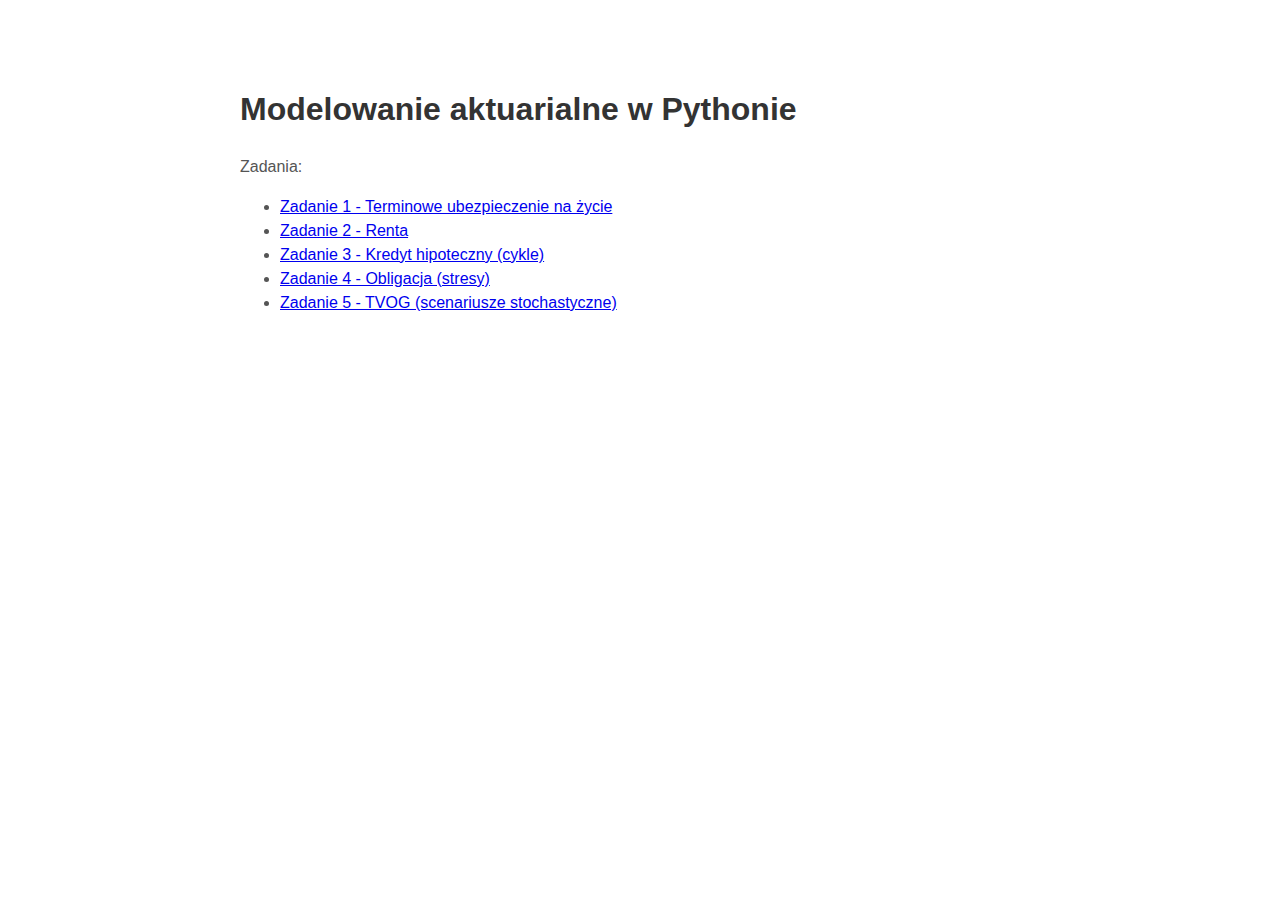
<file: index.html>
<!DOCTYPE html>
<html>
<head>
    <meta charset="UTF-8" />
    <title>Modelowanie aktuarialne w Pythonie</title>
    <link rel="stylesheet" href="webpage/style.css">
</head>
<body>
    <h1>Modelowanie aktuarialne w Pythonie</h1>

    <p>Zadania:</p>
    <ul>
        <li><a href="./webpage/zadanie_1.html">Zadanie 1 - Terminowe ubezpieczenie na życie</a></li>
        <li><a href="./webpage/zadanie_2.html">Zadanie 2 - Renta</a></li>
        <li><a href="./webpage/zadanie_3.html">Zadanie 3 - Kredyt hipoteczny (cykle)</a></li>
        <li><a href="./webpage/zadanie_4.html">Zadanie 4 - Obligacja (stresy)</a></li>
        <li><a href="./webpage/zadanie_5.html">Zadanie 5 - TVOG (scenariusze stochastyczne)</a></li>
    </ul>
</body>
</html>
</file>
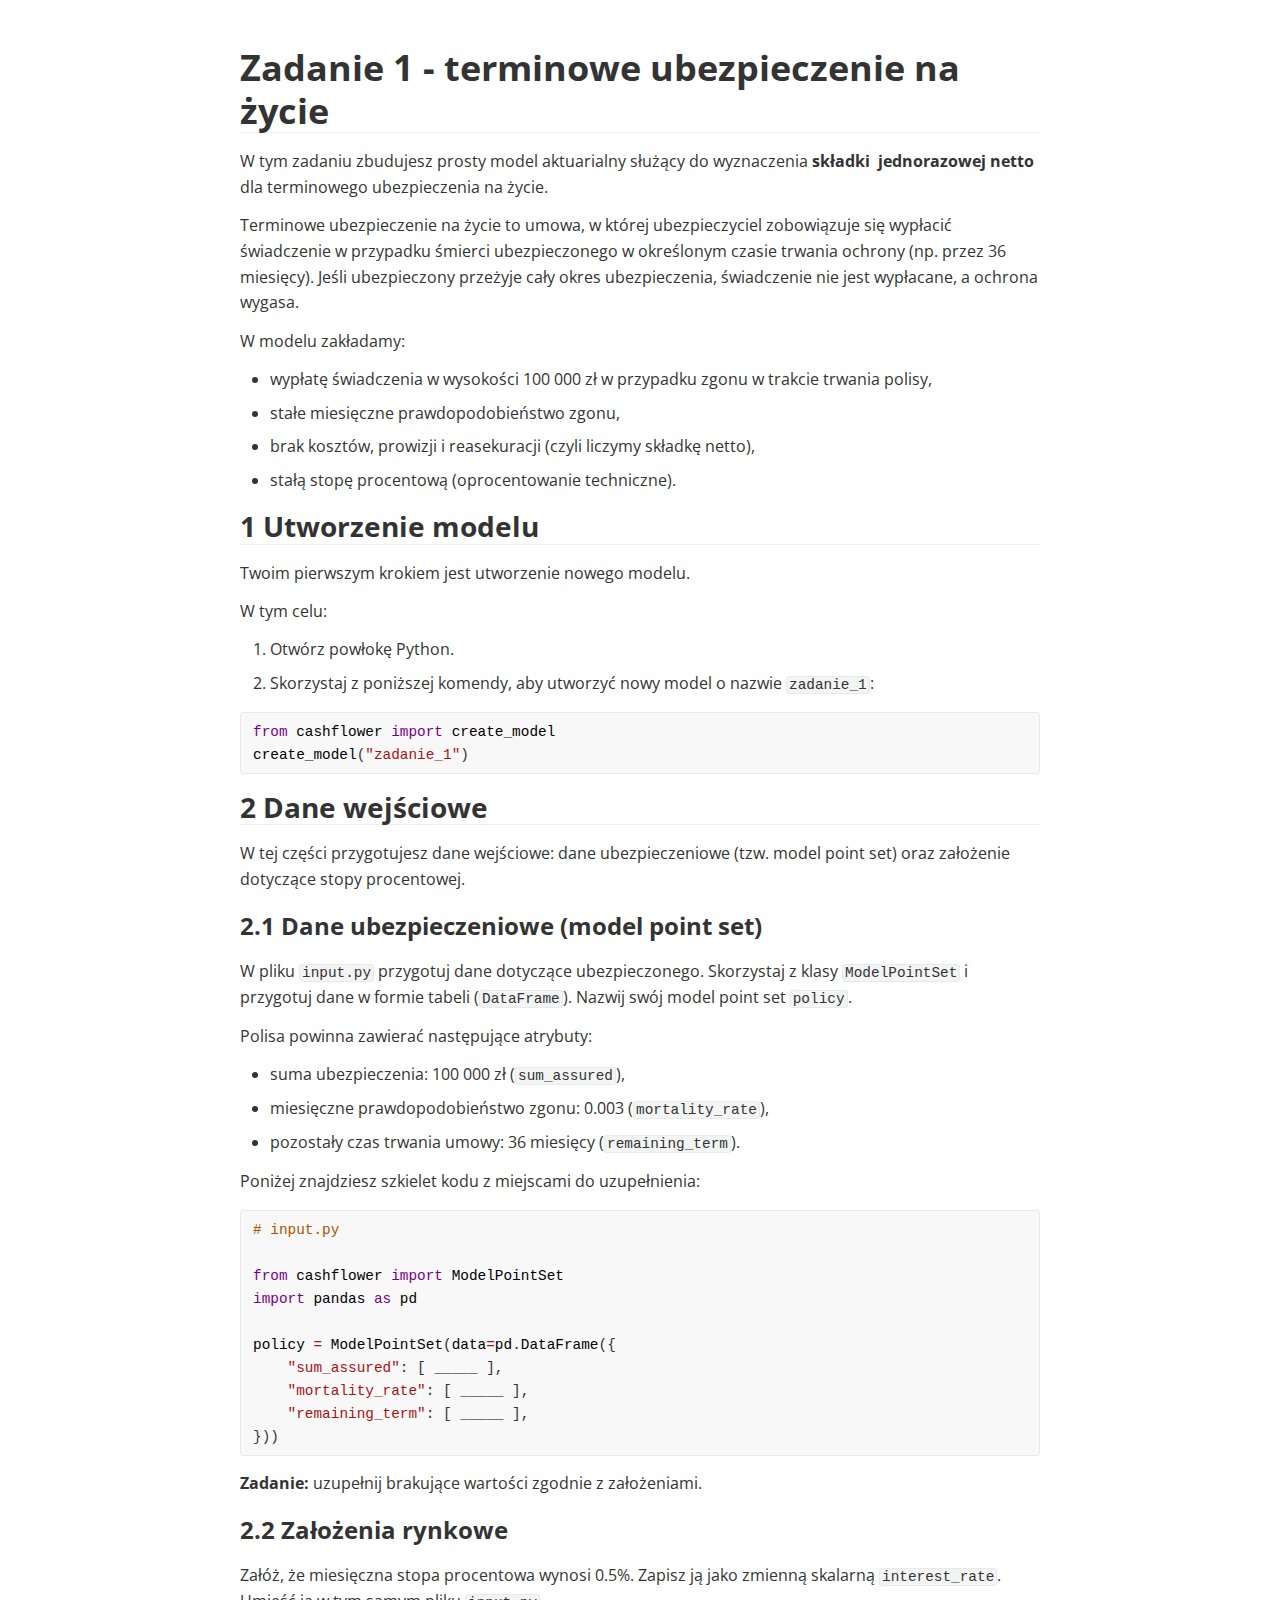
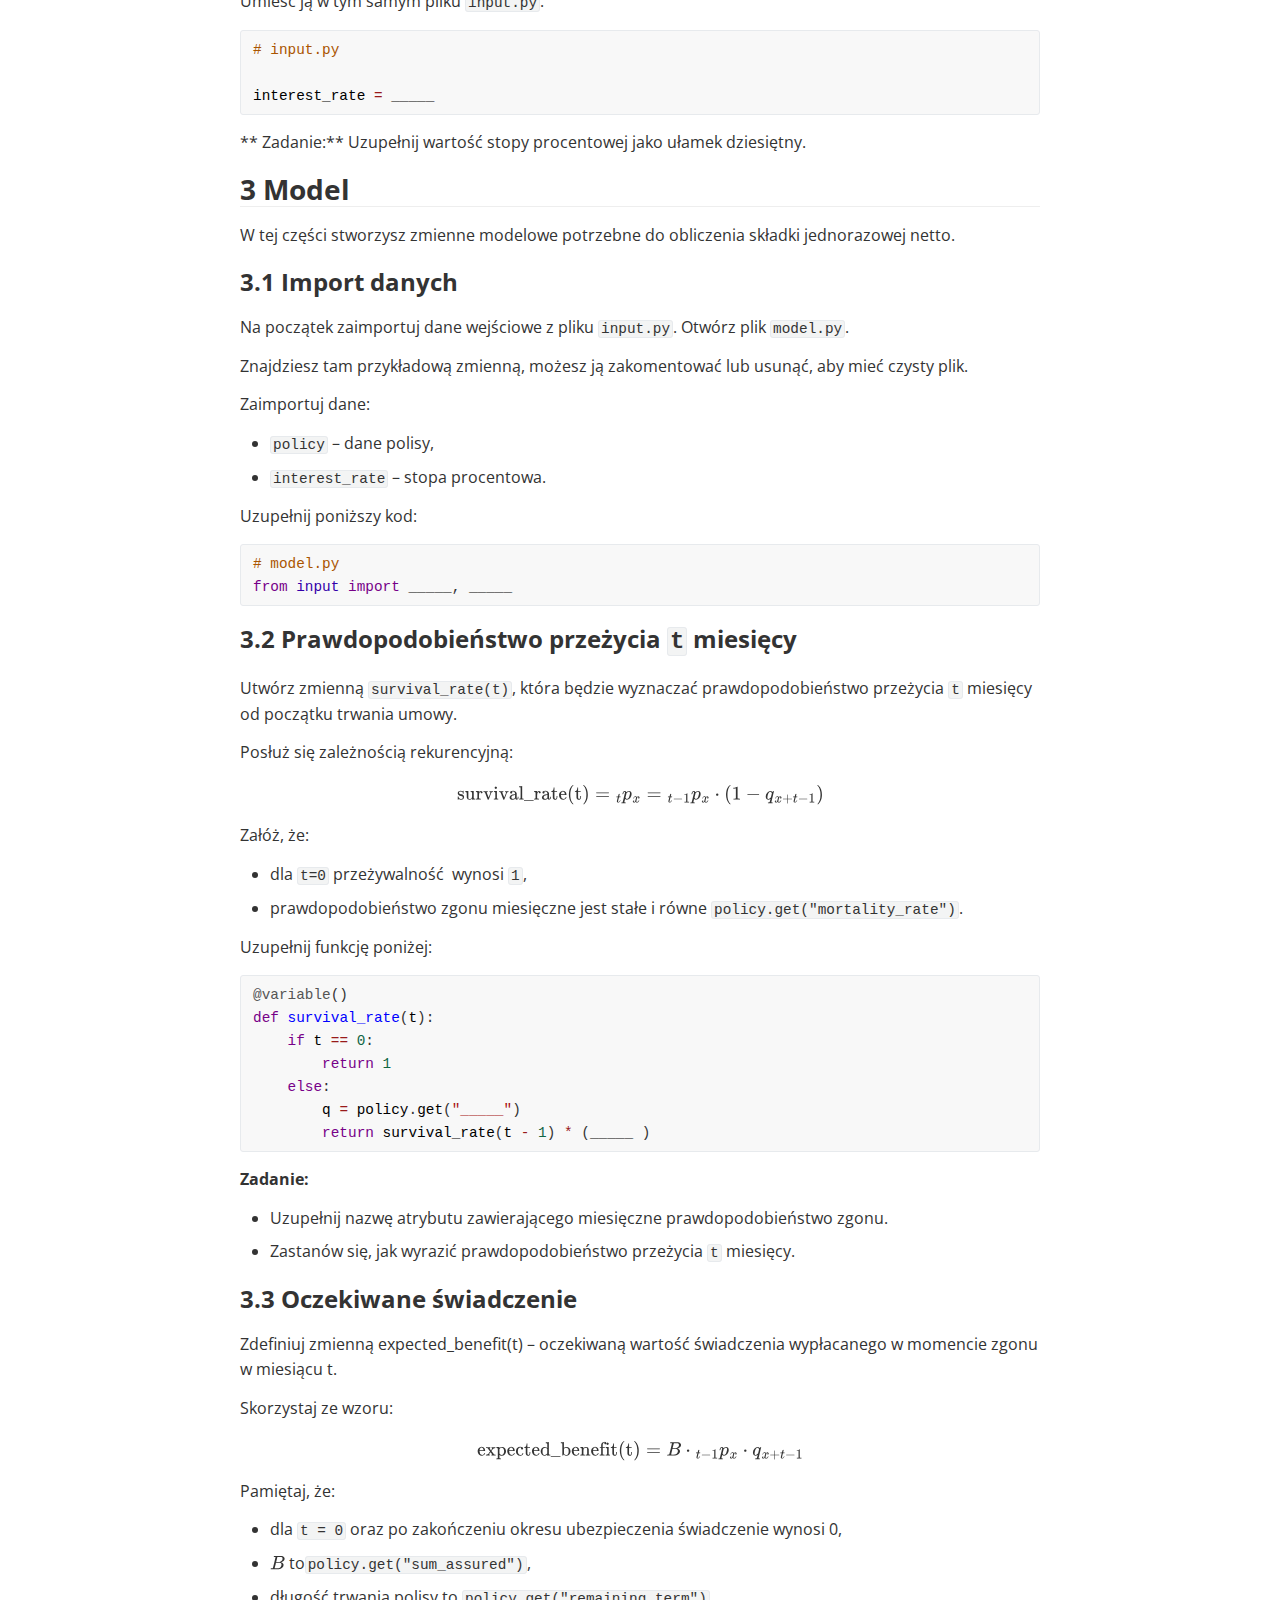
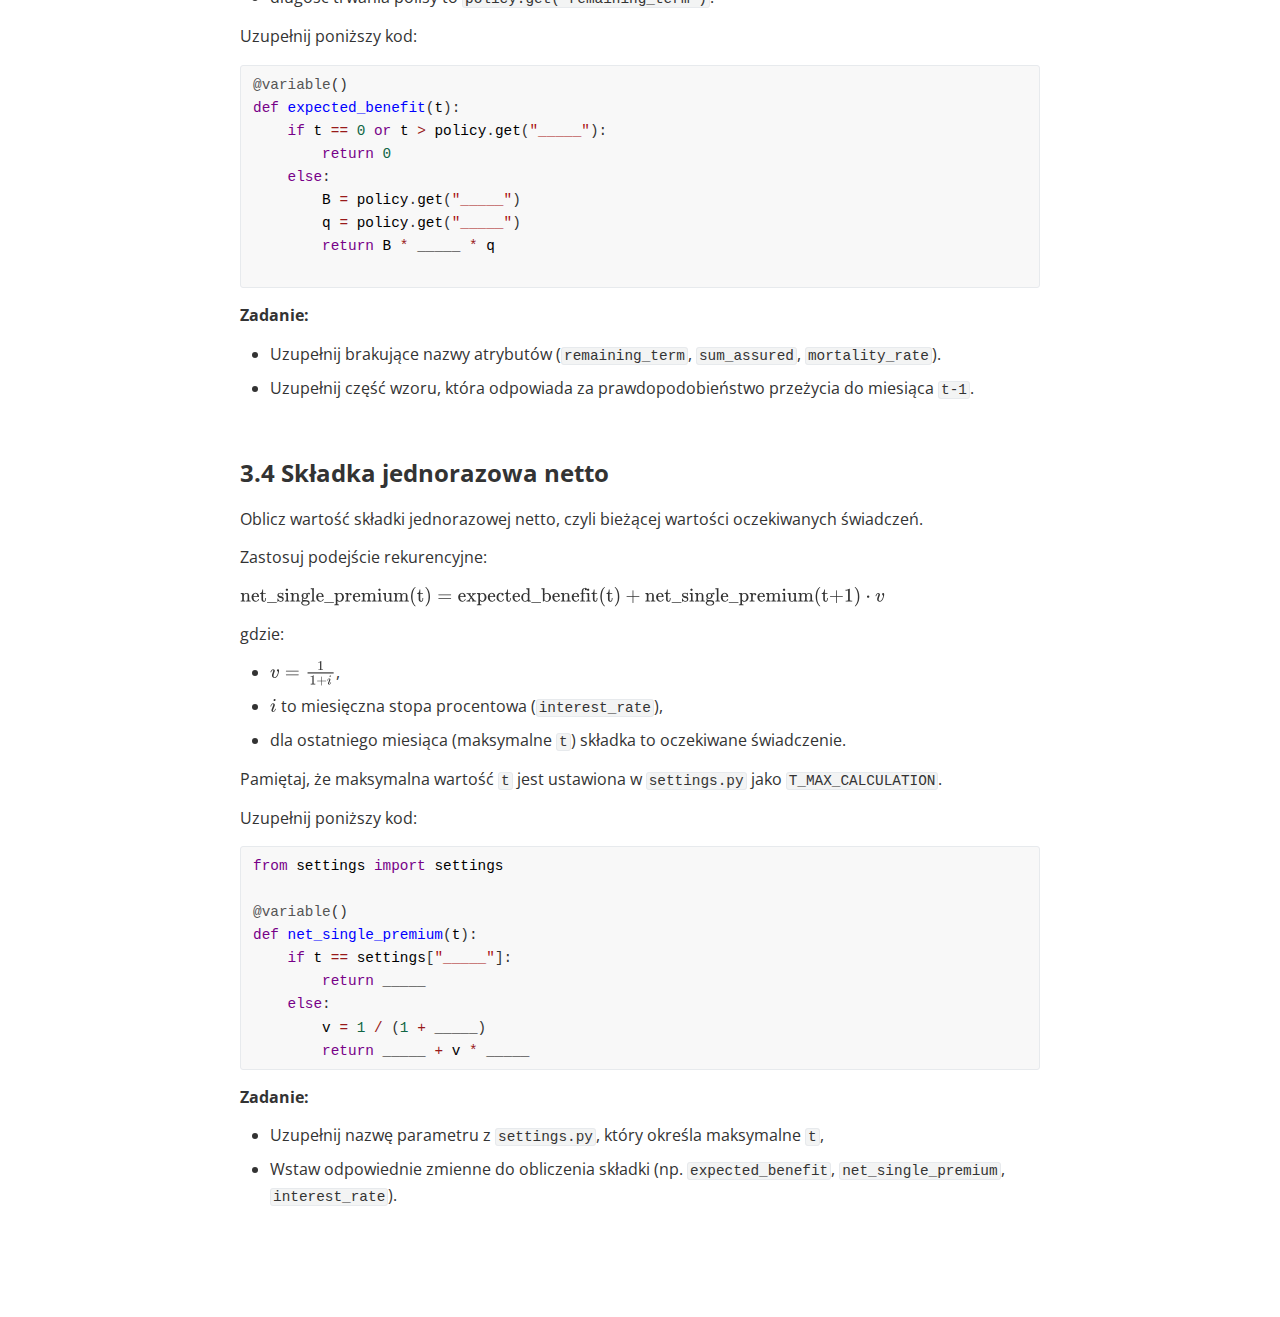
<file: dokumenty/04_Zadanie_1_Terminowe ubezpieczenie na życie.html>
<!doctype html>
<html>
<head>
<meta charset='UTF-8'><meta name='viewport' content='width=device-width initial-scale=1'>

<link href='https://fonts.googleapis.com/css?family=Open+Sans:400italic,700italic,700,400&subset=latin,latin-ext' rel='stylesheet' type='text/css' /><style type='text/css'>html {overflow-x: initial !important;}:root { --bg-color: #ffffff; --text-color: #333333; --select-text-bg-color: #B5D6FC; --select-text-font-color: auto; --monospace: "Lucida Console",Consolas,"Courier",monospace; --title-bar-height: 20px; }
.mac-os-11 { --title-bar-height: 28px; }
html { font-size: 14px; background-color: var(--bg-color); color: var(--text-color); font-family: "Helvetica Neue", Helvetica, Arial, sans-serif; -webkit-font-smoothing: antialiased; }
h1, h2, h3, h4, h5 { white-space: pre-wrap; }
body { margin: 0px; padding: 0px; height: auto; inset: 0px; font-size: 1rem; line-height: 1.42857; overflow-x: hidden; background: inherit; }
iframe { margin: auto; }
a.url { word-break: break-all; }
a:active, a:hover { outline: 0px; }
.in-text-selection, ::selection { text-shadow: none; background: var(--select-text-bg-color); color: var(--select-text-font-color); }
#write { margin: 0px auto; height: auto; width: inherit; word-break: normal; overflow-wrap: break-word; position: relative; white-space: normal; overflow-x: visible; padding-top: 36px; }
#write.first-line-indent p { text-indent: 2em; }
#write.first-line-indent li p, #write.first-line-indent p * { text-indent: 0px; }
#write.first-line-indent li { margin-left: 2em; }
.for-image #write { padding-left: 8px; padding-right: 8px; }
body.typora-export { padding-left: 30px; padding-right: 30px; }
.typora-export .footnote-line, .typora-export li, .typora-export p { white-space: pre-wrap; }
.typora-export .task-list-item input { pointer-events: none; }
@media screen and (max-width: 500px) {
  body.typora-export { padding-left: 0px; padding-right: 0px; }
  #write { padding-left: 20px; padding-right: 20px; }
}
#write li > figure:last-child { margin-bottom: 0.5rem; }
#write ol, #write ul { position: relative; }
img { max-width: 100%; vertical-align: middle; image-orientation: from-image; }
button, input, select, textarea { color: inherit; font: inherit; }
input[type="checkbox"], input[type="radio"] { line-height: normal; padding: 0px; }
*, ::after, ::before { box-sizing: border-box; }
#write h1, #write h2, #write h3, #write h4, #write h5, #write h6, #write p, #write pre { width: inherit; position: relative; }
#write svg h1, #write svg h2, #write svg h3, #write svg h4, #write svg h5, #write svg h6, #write svg p { position: static; }
p { line-height: inherit; }
h1, h2, h3, h4, h5, h6 { break-after: avoid-page; break-inside: avoid; orphans: 4; }
p { orphans: 4; }
h1 { font-size: 2rem; }
h2 { font-size: 1.8rem; }
h3 { font-size: 1.6rem; }
h4 { font-size: 1.4rem; }
h5 { font-size: 1.2rem; }
h6 { font-size: 1rem; }
.md-math-block, .md-rawblock, h1, h2, h3, h4, h5, h6, p { margin-top: 1rem; margin-bottom: 1rem; }
.hidden { display: none; }
.md-blockmeta { color: rgb(204, 204, 204); font-weight: 700; font-style: italic; }
a { cursor: pointer; }
sup.md-footnote { padding: 2px 4px; background-color: rgba(238, 238, 238, 0.7); color: rgb(85, 85, 85); border-radius: 4px; cursor: pointer; }
sup.md-footnote a, sup.md-footnote a:hover { color: inherit; text-transform: inherit; text-decoration: inherit; }
#write input[type="checkbox"] { cursor: pointer; width: inherit; height: inherit; }
figure { overflow-x: auto; margin: 1.2em 0px; max-width: calc(100% + 16px); padding: 0px; }
figure > table { margin: 0px; }
thead, tr { break-inside: avoid; break-after: auto; }
thead { display: table-header-group; }
table { border-collapse: collapse; border-spacing: 0px; width: 100%; overflow: auto; break-inside: auto; text-align: left; }
table.md-table td { min-width: 32px; }
.CodeMirror-gutters { border-right: 0px; background-color: inherit; }
.CodeMirror-linenumber { user-select: none; }
.CodeMirror { text-align: left; }
.CodeMirror-placeholder { opacity: 0.3; }
.CodeMirror pre { padding: 0px 4px; }
.CodeMirror-lines { padding: 0px; }
div.hr:focus { cursor: none; }
#write pre { white-space: pre-wrap; }
#write.fences-no-line-wrapping pre { white-space: pre; }
#write pre.ty-contain-cm { white-space: normal; }
.CodeMirror-gutters { margin-right: 4px; }
.md-fences { font-size: 0.9rem; display: block; break-inside: avoid; text-align: left; overflow: visible; white-space: pre; background: inherit; position: relative !important; }
.md-fences-adv-panel { width: 100%; margin-top: 10px; text-align: center; padding-top: 0px; padding-bottom: 8px; overflow-x: auto; }
#write .md-fences.mock-cm { white-space: pre-wrap; }
.md-fences.md-fences-with-lineno { padding-left: 0px; }
#write.fences-no-line-wrapping .md-fences.mock-cm { white-space: pre; overflow-x: auto; }
.md-fences.mock-cm.md-fences-with-lineno { padding-left: 8px; }
.CodeMirror-line, twitterwidget { break-inside: avoid; }
svg { break-inside: avoid; }
.footnotes { opacity: 0.8; font-size: 0.9rem; margin-top: 1em; margin-bottom: 1em; }
.footnotes + .footnotes { margin-top: 0px; }
.md-reset { margin: 0px; padding: 0px; border: 0px; outline: 0px; vertical-align: top; background: 0px 0px; text-decoration: none; text-shadow: none; float: none; position: static; width: auto; height: auto; white-space: nowrap; cursor: inherit; -webkit-tap-highlight-color: transparent; line-height: normal; font-weight: 400; text-align: left; box-sizing: content-box; direction: ltr; }
li div { padding-top: 0px; }
blockquote { margin: 1rem 0px; }
li .mathjax-block, li p { margin: 0.5rem 0px; }
li blockquote { margin: 1rem 0px; }
li { margin: 0px; position: relative; }
blockquote > :last-child { margin-bottom: 0px; }
blockquote > :first-child, li > :first-child { margin-top: 0px; }
.footnotes-area { color: rgb(136, 136, 136); margin-top: 0.714rem; padding-bottom: 0.143rem; white-space: normal; }
#write .footnote-line { white-space: pre-wrap; }
@media print {
  body, html { border: 1px solid transparent; height: 99%; break-after: avoid; break-before: avoid; font-variant-ligatures: no-common-ligatures; }
  #write { margin-top: 0px; border-color: transparent !important; padding-top: 0px !important; padding-bottom: 0px !important; }
  .typora-export * { -webkit-print-color-adjust: exact; }
  .typora-export #write { break-after: avoid; }
  .typora-export #write::after { height: 0px; }
  .is-mac table { break-inside: avoid; }
  #write > p:nth-child(1) { margin-top: 0px; }
  .typora-export-show-outline .typora-export-sidebar { display: none; }
  figure { overflow-x: visible; }
}
.footnote-line { margin-top: 0.714em; font-size: 0.7em; }
a img, img a { cursor: pointer; }
pre.md-meta-block { font-size: 0.8rem; min-height: 0.8rem; white-space: pre-wrap; background: rgb(204, 204, 204); display: block; overflow-x: hidden; }
p > .md-image:only-child:not(.md-img-error) img, p > img:only-child { display: block; margin: auto; }
#write.first-line-indent p > .md-image:only-child:not(.md-img-error) img { left: -2em; position: relative; }
p > .md-image:only-child { display: inline-block; width: 100%; }
#write .MathJax_Display { margin: 0.8em 0px 0px; }
.md-math-block { width: 100%; }
.md-math-block:not(:empty)::after { display: none; }
.MathJax_ref { fill: currentcolor; }
[contenteditable="true"]:active, [contenteditable="true"]:focus, [contenteditable="false"]:active, [contenteditable="false"]:focus { outline: 0px; box-shadow: none; }
.md-task-list-item { position: relative; list-style-type: none; }
.task-list-item.md-task-list-item { padding-left: 0px; }
.md-task-list-item > input { position: absolute; top: 0px; left: 0px; margin-left: -1.2em; margin-top: calc(1em - 10px); border: none; }
.math { font-size: 1rem; }
.md-toc { min-height: 3.58rem; position: relative; font-size: 0.9rem; border-radius: 10px; }
.md-toc-content { position: relative; margin-left: 0px; }
.md-toc-content::after, .md-toc::after { display: none; }
.md-toc-item { display: block; color: rgb(65, 131, 196); }
.md-toc-item a { text-decoration: none; }
.md-toc-inner:hover { text-decoration: underline; }
.md-toc-inner { display: inline-block; cursor: pointer; }
.md-toc-h1 .md-toc-inner { margin-left: 0px; font-weight: 700; }
.md-toc-h2 .md-toc-inner { margin-left: 2em; }
.md-toc-h3 .md-toc-inner { margin-left: 4em; }
.md-toc-h4 .md-toc-inner { margin-left: 6em; }
.md-toc-h5 .md-toc-inner { margin-left: 8em; }
.md-toc-h6 .md-toc-inner { margin-left: 10em; }
@media screen and (max-width: 48em) {
  .md-toc-h3 .md-toc-inner { margin-left: 3.5em; }
  .md-toc-h4 .md-toc-inner { margin-left: 5em; }
  .md-toc-h5 .md-toc-inner { margin-left: 6.5em; }
  .md-toc-h6 .md-toc-inner { margin-left: 8em; }
}
a.md-toc-inner { font-size: inherit; font-style: inherit; font-weight: inherit; line-height: inherit; }
.footnote-line a:not(.reversefootnote) { color: inherit; }
.reversefootnote { font-family: ui-monospace, sans-serif; }
.md-attr { display: none; }
.md-fn-count::after { content: "."; }
code, pre, samp, tt { font-family: var(--monospace); }
kbd { margin: 0px 0.1em; padding: 0.1em 0.6em; font-size: 0.8em; color: rgb(36, 39, 41); background: rgb(255, 255, 255); border: 1px solid rgb(173, 179, 185); border-radius: 3px; box-shadow: rgba(12, 13, 14, 0.2) 0px 1px 0px, rgb(255, 255, 255) 0px 0px 0px 2px inset; white-space: nowrap; vertical-align: middle; }
.md-comment { color: rgb(162, 127, 3); opacity: 0.6; font-family: var(--monospace); }
code { text-align: left; vertical-align: initial; }
a.md-print-anchor { white-space: pre !important; border-width: initial !important; border-style: none !important; border-color: initial !important; display: inline-block !important; position: absolute !important; width: 1px !important; right: 0px !important; outline: 0px !important; background: 0px 0px !important; text-decoration: initial !important; text-shadow: initial !important; }
.os-windows.monocolor-emoji .md-emoji { font-family: "Segoe UI Symbol", sans-serif; }
.md-diagram-panel > svg { max-width: 100%; }
[lang="flow"] svg, [lang="mermaid"] svg { max-width: 100%; height: auto; }
[lang="mermaid"] .node text { font-size: 1rem; }
table tr th { border-bottom: 0px; }
video { max-width: 100%; display: block; margin: 0px auto; }
iframe { max-width: 100%; width: 100%; border: none; }
.highlight td, .highlight tr { border: 0px; }
mark { background: rgb(255, 255, 0); color: rgb(0, 0, 0); }
.md-html-inline .md-plain, .md-html-inline strong, mark .md-inline-math, mark strong { color: inherit; }
.md-expand mark .md-meta { opacity: 0.3 !important; }
mark .md-meta { color: rgb(0, 0, 0); }
@media print {
  .typora-export h1, .typora-export h2, .typora-export h3, .typora-export h4, .typora-export h5, .typora-export h6 { break-inside: avoid; }
}
.md-diagram-panel .messageText { stroke: none !important; }
.md-diagram-panel .start-state { fill: var(--node-fill); }
.md-diagram-panel .edgeLabel rect { opacity: 1 !important; }
.md-fences.md-fences-math { font-size: 1em; }
.md-fences-advanced:not(.md-focus) { padding: 0px; white-space: nowrap; border: 0px; }
.md-fences-advanced:not(.md-focus) { background: inherit; }
.mermaid-svg { margin: auto; }
.typora-export-show-outline .typora-export-content { max-width: 1440px; margin: auto; display: flex; flex-direction: row; }
.typora-export-sidebar { width: 300px; font-size: 0.8rem; margin-top: 80px; margin-right: 18px; }
.typora-export-show-outline #write { --webkit-flex: 2; flex: 2 1 0%; }
.typora-export-sidebar .outline-content { position: fixed; top: 0px; max-height: 100%; overflow: hidden auto; padding-bottom: 30px; padding-top: 60px; width: 300px; }
@media screen and (max-width: 1024px) {
  .typora-export-sidebar, .typora-export-sidebar .outline-content { width: 240px; }
}
@media screen and (max-width: 800px) {
  .typora-export-sidebar { display: none; }
}
.outline-content li, .outline-content ul { margin-left: 0px; margin-right: 0px; padding-left: 0px; padding-right: 0px; list-style: none; overflow-wrap: anywhere; }
.outline-content ul { margin-top: 0px; margin-bottom: 0px; }
.outline-content strong { font-weight: 400; }
.outline-expander { width: 1rem; height: 1.42857rem; position: relative; display: table-cell; vertical-align: middle; cursor: pointer; padding-left: 4px; }
.outline-expander::before { content: ""; position: relative; font-family: Ionicons; display: inline-block; font-size: 8px; vertical-align: middle; }
.outline-item { padding-top: 3px; padding-bottom: 3px; cursor: pointer; }
.outline-expander:hover::before { content: ""; }
.outline-h1 > .outline-item { padding-left: 0px; }
.outline-h2 > .outline-item { padding-left: 1em; }
.outline-h3 > .outline-item { padding-left: 2em; }
.outline-h4 > .outline-item { padding-left: 3em; }
.outline-h5 > .outline-item { padding-left: 4em; }
.outline-h6 > .outline-item { padding-left: 5em; }
.outline-label { cursor: pointer; display: table-cell; vertical-align: middle; text-decoration: none; color: inherit; }
.outline-label:hover { text-decoration: underline; }
.outline-item:hover { border-color: rgb(245, 245, 245); background-color: var(--item-hover-bg-color); }
.outline-item:hover { margin-left: -28px; margin-right: -28px; border-left: 28px solid transparent; border-right: 28px solid transparent; }
.outline-item-single .outline-expander::before, .outline-item-single .outline-expander:hover::before { display: none; }
.outline-item-open > .outline-item > .outline-expander::before { content: ""; }
.outline-children { display: none; }
.info-panel-tab-wrapper { display: none; }
.outline-item-open > .outline-children { display: block; }
.typora-export .outline-item { padding-top: 1px; padding-bottom: 1px; }
.typora-export .outline-item:hover { margin-right: -8px; border-right: 8px solid transparent; }
.typora-export .outline-expander::before { content: "+"; font-family: inherit; top: -1px; }
.typora-export .outline-expander:hover::before, .typora-export .outline-item-open > .outline-item > .outline-expander::before { content: "−"; }
.typora-export-collapse-outline .outline-children { display: none; }
.typora-export-collapse-outline .outline-item-open > .outline-children, .typora-export-no-collapse-outline .outline-children { display: block; }
.typora-export-no-collapse-outline .outline-expander::before { content: "" !important; }
.typora-export-show-outline .outline-item-active > .outline-item .outline-label { font-weight: 700; }
.md-inline-math-container mjx-container { zoom: 0.95; }
mjx-container { break-inside: avoid; }
.md-alert.md-alert-note { border-left-color: rgb(9, 105, 218); }
.md-alert.md-alert-important { border-left-color: rgb(130, 80, 223); }
.md-alert.md-alert-warning { border-left-color: rgb(154, 103, 0); }
.md-alert.md-alert-tip { border-left-color: rgb(31, 136, 61); }
.md-alert.md-alert-caution { border-left-color: rgb(207, 34, 46); }
.md-alert { padding: 0px 1em; margin-bottom: 16px; color: inherit; border-left: 0.25em solid rgb(0, 0, 0); }
.md-alert-text-note { color: rgb(9, 105, 218); }
.md-alert-text-important { color: rgb(130, 80, 223); }
.md-alert-text-warning { color: rgb(154, 103, 0); }
.md-alert-text-tip { color: rgb(31, 136, 61); }
.md-alert-text-caution { color: rgb(207, 34, 46); }
.md-alert-text { font-size: 0.9rem; font-weight: 700; }
.md-alert-text svg { fill: currentcolor; position: relative; top: 0.125em; margin-right: 1ch; overflow: visible; }
.md-alert-text-container::after { content: attr(data-text); text-transform: capitalize; pointer-events: none; margin-right: 1ch; }


.CodeMirror { height: auto; }
.CodeMirror.cm-s-inner { background: inherit; }
.CodeMirror-scroll { overflow: auto hidden; z-index: 3; }
.CodeMirror-gutter-filler, .CodeMirror-scrollbar-filler { background-color: rgb(255, 255, 255); }
.CodeMirror-gutters { border-right: 1px solid rgb(221, 221, 221); background: inherit; white-space: nowrap; }
.CodeMirror-linenumber { padding: 0px 3px 0px 5px; text-align: right; color: rgb(153, 153, 153); }
.cm-s-inner .cm-keyword { color: rgb(119, 0, 136); }
.cm-s-inner .cm-atom, .cm-s-inner.cm-atom { color: rgb(34, 17, 153); }
.cm-s-inner .cm-number { color: rgb(17, 102, 68); }
.cm-s-inner .cm-def { color: rgb(0, 0, 255); }
.cm-s-inner .cm-variable { color: rgb(0, 0, 0); }
.cm-s-inner .cm-variable-2 { color: rgb(0, 85, 170); }
.cm-s-inner .cm-variable-3 { color: rgb(0, 136, 85); }
.cm-s-inner .cm-string { color: rgb(170, 17, 17); }
.cm-s-inner .cm-property { color: rgb(0, 0, 0); }
.cm-s-inner .cm-operator { color: rgb(152, 26, 26); }
.cm-s-inner .cm-comment, .cm-s-inner.cm-comment { color: rgb(170, 85, 0); }
.cm-s-inner .cm-string-2 { color: rgb(255, 85, 0); }
.cm-s-inner .cm-meta { color: rgb(85, 85, 85); }
.cm-s-inner .cm-qualifier { color: rgb(85, 85, 85); }
.cm-s-inner .cm-builtin { color: rgb(51, 0, 170); }
.cm-s-inner .cm-bracket { color: rgb(153, 153, 119); }
.cm-s-inner .cm-tag { color: rgb(17, 119, 0); }
.cm-s-inner .cm-attribute { color: rgb(0, 0, 204); }
.cm-s-inner .cm-header, .cm-s-inner.cm-header { color: rgb(0, 0, 255); }
.cm-s-inner .cm-quote, .cm-s-inner.cm-quote { color: rgb(0, 153, 0); }
.cm-s-inner .cm-hr, .cm-s-inner.cm-hr { color: rgb(153, 153, 153); }
.cm-s-inner .cm-link, .cm-s-inner.cm-link { color: rgb(0, 0, 204); }
.cm-negative { color: rgb(221, 68, 68); }
.cm-positive { color: rgb(34, 153, 34); }
.cm-header, .cm-strong { font-weight: 700; }
.cm-del { text-decoration: line-through; }
.cm-em { font-style: italic; }
.cm-link { text-decoration: underline; }
.cm-error { color: red; }
.cm-invalidchar { color: red; }
.cm-constant { color: rgb(38, 139, 210); }
.cm-defined { color: rgb(181, 137, 0); }
div.CodeMirror span.CodeMirror-matchingbracket { color: rgb(0, 255, 0); }
div.CodeMirror span.CodeMirror-nonmatchingbracket { color: rgb(255, 34, 34); }
.cm-s-inner .CodeMirror-activeline-background { background: inherit; }
.CodeMirror { position: relative; overflow: hidden; }
.CodeMirror-scroll { height: 100%; outline: 0px; position: relative; box-sizing: content-box; background: inherit; }
.CodeMirror-sizer { position: relative; }
.CodeMirror-gutter-filler, .CodeMirror-hscrollbar, .CodeMirror-scrollbar-filler, .CodeMirror-vscrollbar { position: absolute; z-index: 6; display: none; outline: 0px; }
.CodeMirror-vscrollbar { right: 0px; top: 0px; overflow: hidden; }
.CodeMirror-hscrollbar { bottom: 0px; left: 0px; overflow: auto hidden; }
.CodeMirror-scrollbar-filler { right: 0px; bottom: 0px; }
.CodeMirror-gutter-filler { left: 0px; bottom: 0px; }
.CodeMirror-gutters { position: absolute; left: 0px; top: 0px; padding-bottom: 10px; z-index: 3; overflow-y: hidden; }
.CodeMirror-gutter { white-space: normal; height: 100%; box-sizing: content-box; padding-bottom: 30px; margin-bottom: -32px; display: inline-block; }
.CodeMirror-gutter-wrapper { position: absolute; z-index: 4; background: 0px 0px !important; border: none !important; }
.CodeMirror-gutter-background { position: absolute; top: 0px; bottom: 0px; z-index: 4; }
.CodeMirror-gutter-elt { position: absolute; cursor: default; z-index: 4; }
.CodeMirror-lines { cursor: text; }
.CodeMirror pre { border-radius: 0px; border-width: 0px; background: 0px 0px; font-family: inherit; font-size: inherit; margin: 0px; white-space: pre; overflow-wrap: normal; color: inherit; z-index: 2; position: relative; overflow: visible; }
.CodeMirror-wrap pre { overflow-wrap: break-word; white-space: pre-wrap; word-break: normal; }
.CodeMirror-code pre { border-right: 30px solid transparent; width: fit-content; }
.CodeMirror-wrap .CodeMirror-code pre { border-right: none; width: auto; }
.CodeMirror-linebackground { position: absolute; inset: 0px; z-index: 0; }
.CodeMirror-linewidget { position: relative; z-index: 2; overflow: auto; }
.CodeMirror-wrap .CodeMirror-scroll { overflow-x: hidden; }
.CodeMirror-measure { position: absolute; width: 100%; height: 0px; overflow: hidden; visibility: hidden; }
.CodeMirror-measure pre { position: static; }
.CodeMirror div.CodeMirror-cursor { position: absolute; visibility: hidden; border-right: none; width: 0px; }
.CodeMirror div.CodeMirror-cursor { visibility: hidden; }
.CodeMirror-focused div.CodeMirror-cursor { visibility: inherit; }
.cm-searching { background: rgba(255, 255, 0, 0.4); }
span.cm-underlined { text-decoration: underline; }
span.cm-strikethrough { text-decoration: line-through; }
.cm-tw-syntaxerror { color: rgb(255, 255, 255); background-color: rgb(153, 0, 0); }
.cm-tw-deleted { text-decoration: line-through; }
.cm-tw-header5 { font-weight: 700; }
.cm-tw-listitem:first-child { padding-left: 10px; }
.cm-tw-box { border-style: solid; border-right-width: 1px; border-bottom-width: 1px; border-left-width: 1px; border-color: inherit; border-top-width: 0px !important; }
.cm-tw-underline { text-decoration: underline; }
@media print {
  .CodeMirror div.CodeMirror-cursor { visibility: hidden; }
}


:root {
    --side-bar-bg-color: #fafafa;
    --control-text-color: #777;
}

@include-when-export url(https://fonts.googleapis.com/css?family=Open+Sans:400italic,700italic,700,400&subset=latin,latin-ext);

/* open-sans-regular - latin-ext_latin */
  /* open-sans-italic - latin-ext_latin */
    /* open-sans-700 - latin-ext_latin */
    /* open-sans-700italic - latin-ext_latin */
  html {
    font-size: 16px;
    -webkit-font-smoothing: antialiased;
}

body {
    font-family: "Open Sans","Clear Sans", "Helvetica Neue", Helvetica, Arial, 'Segoe UI Emoji', sans-serif;
    color: rgb(51, 51, 51);
    line-height: 1.6;
}

#write {
    max-width: 860px;
  	margin: 0 auto;
  	padding: 30px;
    padding-bottom: 100px;
}

@media only screen and (min-width: 1400px) {
	#write {
		max-width: 1024px;
	}
}

@media only screen and (min-width: 1800px) {
	#write {
		max-width: 1200px;
	}
}

#write > ul:first-child,
#write > ol:first-child{
    margin-top: 30px;
}

a {
    color: #4183C4;
}
h1,
h2,
h3,
h4,
h5,
h6 {
    position: relative;
    margin-top: 1rem;
    margin-bottom: 1rem;
    font-weight: bold;
    line-height: 1.4;
    cursor: text;
}
h1:hover a.anchor,
h2:hover a.anchor,
h3:hover a.anchor,
h4:hover a.anchor,
h5:hover a.anchor,
h6:hover a.anchor {
    text-decoration: none;
}
h1 tt,
h1 code {
    font-size: inherit;
}
h2 tt,
h2 code {
    font-size: inherit;
}
h3 tt,
h3 code {
    font-size: inherit;
}
h4 tt,
h4 code {
    font-size: inherit;
}
h5 tt,
h5 code {
    font-size: inherit;
}
h6 tt,
h6 code {
    font-size: inherit;
}
h1 {
    font-size: 2.25em;
    line-height: 1.2;
    border-bottom: 1px solid #eee;
}
h2 {
    font-size: 1.75em;
    line-height: 1.225;
    border-bottom: 1px solid #eee;
}

/*@media print {
    .typora-export h1,
    .typora-export h2 {
        border-bottom: none;
        padding-bottom: initial;
    }

    .typora-export h1::after,
    .typora-export h2::after {
        content: "";
        display: block;
        height: 100px;
        margin-top: -96px;
        border-top: 1px solid #eee;
    }
}*/

h3 {
    font-size: 1.5em;
    line-height: 1.43;
}
h4 {
    font-size: 1.25em;
}
h5 {
    font-size: 1em;
}
h6 {
   font-size: 1em;
    color: #777;
}
p,
blockquote,
ul,
ol,
dl,
table{
    margin: 0.8em 0;
}
li>ol,
li>ul {
    margin: 0 0;
}
hr {
    height: 2px;
    padding: 0;
    margin: 16px 0;
    background-color: #e7e7e7;
    border: 0 none;
    overflow: hidden;
    box-sizing: content-box;
}

li p.first {
    display: inline-block;
}
ul,
ol {
    padding-left: 30px;
}
ul:first-child,
ol:first-child {
    margin-top: 0;
}
ul:last-child,
ol:last-child {
    margin-bottom: 0;
}
blockquote {
    border-left: 4px solid #dfe2e5;
    padding: 0 15px;
    color: #777777;
}
blockquote blockquote {
    padding-right: 0;
}
table {
    padding: 0;
    word-break: initial;
}
table tr {
    border: 1px solid #dfe2e5;
    margin: 0;
    padding: 0;
}
table tr:nth-child(2n),
thead {
    background-color: #f8f8f8;
}
table th {
    font-weight: bold;
    border: 1px solid #dfe2e5;
    border-bottom: 0;
    margin: 0;
    padding: 6px 13px;
}
table td {
    border: 1px solid #dfe2e5;
    margin: 0;
    padding: 6px 13px;
}
table th:first-child,
table td:first-child {
    margin-top: 0;
}
table th:last-child,
table td:last-child {
    margin-bottom: 0;
}

.CodeMirror-lines {
    padding-left: 4px;
}

.code-tooltip {
    box-shadow: 0 1px 1px 0 rgba(0,28,36,.3);
    border-top: 1px solid #eef2f2;
}

.md-fences,
code,
tt {
    border: 1px solid #e7eaed;
    background-color: #f8f8f8;
    border-radius: 3px;
    padding: 0;
    padding: 2px 4px 0px 4px;
    font-size: 0.9em;
}

code {
    background-color: #f3f4f4;
    padding: 0 2px 0 2px;
}

.md-fences {
    margin-bottom: 15px;
    margin-top: 15px;
    padding-top: 8px;
    padding-bottom: 6px;
}


.md-task-list-item > input {
  margin-left: -1.3em;
}

@media print {
    html {
        font-size: 13px;
    }
    pre {
        page-break-inside: avoid;
        word-wrap: break-word;
    }
}

.md-fences {
	background-color: #f8f8f8;
}
#write pre.md-meta-block {
	padding: 1rem;
    font-size: 85%;
    line-height: 1.45;
    background-color: #f7f7f7;
    border: 0;
    border-radius: 3px;
    color: #777777;
    margin-top: 0 !important;
}

.mathjax-block>.code-tooltip {
	bottom: .375rem;
}

.md-mathjax-midline {
    background: #fafafa;
}

#write>h3.md-focus:before{
	left: -1.5625rem;
	top: .375rem;
}
#write>h4.md-focus:before{
	left: -1.5625rem;
	top: .285714286rem;
}
#write>h5.md-focus:before{
	left: -1.5625rem;
	top: .285714286rem;
}
#write>h6.md-focus:before{
	left: -1.5625rem;
	top: .285714286rem;
}
.md-image>.md-meta {
    /*border: 1px solid #ddd;*/
    border-radius: 3px;
    padding: 2px 0px 0px 4px;
    font-size: 0.9em;
    color: inherit;
}

.md-tag {
    color: #a7a7a7;
    opacity: 1;
}

.md-toc { 
    margin-top:20px;
    padding-bottom:20px;
}

.sidebar-tabs {
    border-bottom: none;
}

#typora-quick-open {
    border: 1px solid #ddd;
    background-color: #f8f8f8;
}

#typora-quick-open-item {
    background-color: #FAFAFA;
    border-color: #FEFEFE #e5e5e5 #e5e5e5 #eee;
    border-style: solid;
    border-width: 1px;
}

/** focus mode */
.on-focus-mode blockquote {
    border-left-color: rgba(85, 85, 85, 0.12);
}

header, .context-menu, .megamenu-content, footer{
    font-family: "Segoe UI", "Arial", sans-serif;
}

.file-node-content:hover .file-node-icon,
.file-node-content:hover .file-node-open-state{
    visibility: visible;
}

.mac-seamless-mode #typora-sidebar {
    background-color: #fafafa;
    background-color: var(--side-bar-bg-color);
}

.mac-os #write{
    caret-color: AccentColor;
}

.md-lang {
    color: #b4654d;
}

/*.html-for-mac {
    --item-hover-bg-color: #E6F0FE;
}*/

#md-notification .btn {
    border: 0;
}

.dropdown-menu .divider {
    border-color: #e5e5e5;
    opacity: 0.4;
}

.ty-preferences .window-content {
    background-color: #fafafa;
}

.ty-preferences .nav-group-item.active {
    color: white;
    background: #999;
}

.menu-item-container a.menu-style-btn {
    background-color: #f5f8fa;
    background-image: linear-gradient( 180deg , hsla(0, 0%, 100%, 0.8), hsla(0, 0%, 100%, 0)); 
}



mjx-container[jax="SVG"] {
  direction: ltr;
}

mjx-container[jax="SVG"] > svg {
  overflow: visible;
  min-height: 1px;
  min-width: 1px;
}

mjx-container[jax="SVG"] > svg a {
  fill: blue;
  stroke: blue;
}

mjx-assistive-mml {
  position: absolute !important;
  top: 0px;
  left: 0px;
  clip: rect(1px, 1px, 1px, 1px);
  padding: 1px 0px 0px 0px !important;
  border: 0px !important;
  display: block !important;
  width: auto !important;
  overflow: hidden !important;
  -webkit-touch-callout: none;
  -webkit-user-select: none;
  -khtml-user-select: none;
  -moz-user-select: none;
  -ms-user-select: none;
  user-select: none;
}

mjx-assistive-mml[display="block"] {
  width: 100% !important;
}

mjx-container[jax="SVG"][display="true"] {
  display: block;
  text-align: center;
  margin: 1em 0;
}

mjx-container[jax="SVG"][display="true"][width="full"] {
  display: flex;
}

mjx-container[jax="SVG"][justify="left"] {
  text-align: left;
}

mjx-container[jax="SVG"][justify="right"] {
  text-align: right;
}

g[data-mml-node="merror"] > g {
  fill: red;
  stroke: red;
}

g[data-mml-node="merror"] > rect[data-background] {
  fill: yellow;
  stroke: none;
}

g[data-mml-node="mtable"] > line[data-line], svg[data-table] > g > line[data-line] {
  stroke-width: 70px;
  fill: none;
}

g[data-mml-node="mtable"] > rect[data-frame], svg[data-table] > g > rect[data-frame] {
  stroke-width: 70px;
  fill: none;
}

g[data-mml-node="mtable"] > .mjx-dashed, svg[data-table] > g > .mjx-dashed {
  stroke-dasharray: 140;
}

g[data-mml-node="mtable"] > .mjx-dotted, svg[data-table] > g > .mjx-dotted {
  stroke-linecap: round;
  stroke-dasharray: 0,140;
}

g[data-mml-node="mtable"] > g > svg {
  overflow: visible;
}

[jax="SVG"] mjx-tool {
  display: inline-block;
  position: relative;
  width: 0;
  height: 0;
}

[jax="SVG"] mjx-tool > mjx-tip {
  position: absolute;
  top: 0;
  left: 0;
}

mjx-tool > mjx-tip {
  display: inline-block;
  padding: .2em;
  border: 1px solid #888;
  font-size: 70%;
  background-color: #F8F8F8;
  color: black;
  box-shadow: 2px 2px 5px #AAAAAA;
}

g[data-mml-node="maction"][data-toggle] {
  cursor: pointer;
}

mjx-status {
  display: block;
  position: fixed;
  left: 1em;
  bottom: 1em;
  min-width: 25%;
  padding: .2em .4em;
  border: 1px solid #888;
  font-size: 90%;
  background-color: #F8F8F8;
  color: black;
}

foreignObject[data-mjx-xml] {
  font-family: initial;
  line-height: normal;
  overflow: visible;
}

mjx-container[jax="SVG2"] path[data-c], mjx-container[jax="SVG2"] use[data-c] {
  stroke-width: 3;
}

g[data-mml-node="xypic"] path {
  stroke-width: inherit;
}

.MathJax g[data-mml-node="xypic"] path {
  stroke-width: inherit;
}
mjx-container[jax="SVG"] path[data-c], mjx-container[jax="SVG"] use[data-c] {
							stroke-width: 0;
						}
</style><title>04_Zadanie_1_Terminowe ubezpieczenie na życie</title>
</head>
<body class='typora-export os-windows'><div class='typora-export-content'>
<div id='write'  class=''><h1 id='zadanie-1---terminowe-ubezpieczenie-na-życie'><span>Zadanie 1 - terminowe ubezpieczenie na życie</span></h1><p><span>W tym zadaniu zbudujesz prosty model aktuarialny służący do wyznaczenia </span><strong><span>składki  jednorazowej netto</span></strong><span> dla terminowego ubezpieczenia na życie.</span></p><p><span>Terminowe ubezpieczenie na życie to umowa, w której ubezpieczyciel zobowiązuje się wypłacić świadczenie w przypadku śmierci ubezpieczonego w określonym czasie trwania ochrony (np. przez 36 miesięcy). Jeśli ubezpieczony przeżyje cały okres ubezpieczenia, świadczenie nie jest wypłacane, a ochrona wygasa.</span></p><p><span>W modelu zakładamy:</span></p><ul><li><p><span>wypłatę świadczenia w wysokości 100 000 zł w przypadku zgonu w trakcie trwania polisy,</span></p></li><li><p><span>stałe miesięczne prawdopodobieństwo zgonu,</span></p></li><li><p><span>brak kosztów, prowizji i reasekuracji (czyli liczymy składkę netto),</span></p></li><li><p><span>stałą stopę procentową (oprocentowanie techniczne).</span></p></li></ul><h2 id='1-utworzenie-modelu'><span>1 Utworzenie modelu</span></h2><p><span>Twoim pierwszym krokiem jest utworzenie nowego modelu.</span></p><p><span>W tym celu:</span></p><ol start='' ><li><p><span>Otwórz powłokę Python.</span></p></li><li><p><span>Skorzystaj z poniższej komendy, aby utworzyć nowy model o nazwie </span><code>zadanie_1</code><span>:</span></p></li></ol><pre class="md-fences md-end-block ty-contain-cm modeLoaded" spellcheck="false" lang="python"><div class="CodeMirror cm-s-inner cm-s-null-scroll CodeMirror-wrap" lang="python"><div style="overflow: hidden; position: relative; width: 3px; height: 0px; top: 9.51786px; left: 8.00002px;"><textarea autocorrect="off" autocapitalize="off" spellcheck="false" tabindex="0" style="position: absolute; bottom: -1em; padding: 0px; width: 1000px; height: 1em; outline: none;"></textarea></div><div class="CodeMirror-scrollbar-filler" cm-not-content="true"></div><div class="CodeMirror-gutter-filler" cm-not-content="true"></div><div class="CodeMirror-scroll" tabindex="-1"><div class="CodeMirror-sizer" style="margin-left: 0px; margin-bottom: 0px; border-right-width: 0px; padding-right: 0px; padding-bottom: 0px;"><div style="position: relative; top: 0px;"><div class="CodeMirror-lines" role="presentation"><div role="presentation" style="position: relative; outline: none;"><div class="CodeMirror-measure"></div><div class="CodeMirror-measure"></div><div style="position: relative; z-index: 1;"></div><div class="CodeMirror-code" role="presentation"><div class="CodeMirror-activeline" style="position: relative;"><div class="CodeMirror-activeline-background CodeMirror-linebackground"></div><div class="CodeMirror-gutter-background CodeMirror-activeline-gutter" style="left: 0px; width: 0px;"></div><pre class=" CodeMirror-line " role="presentation"><span role="presentation" style="padding-right: 0.1px;"><span class="cm-keyword">from</span> <span class="cm-variable">cashflower</span> <span class="cm-keyword">import</span> <span class="cm-variable">create_model</span></span></pre></div><pre class=" CodeMirror-line " role="presentation"><span role="presentation" style="padding-right: 0.1px;"><span class="cm-variable">create_model</span>(<span class="cm-string">"zadanie_1"</span>)</span></pre></div></div></div></div></div><div style="position: absolute; height: 0px; width: 1px; border-bottom: 0px solid transparent; top: 46px;"></div><div class="CodeMirror-gutters" style="display: none; height: 46px;"></div></div></div></pre><h2 id='2-dane-wejściowe'><span>2 Dane wejściowe</span></h2><p><span>W tej części przygotujesz dane wejściowe: dane ubezpieczeniowe (tzw. model point set) oraz założenie dotyczące stopy procentowej.</span></p><h3 id='21-dane-ubezpieczeniowe-model-point-set'><span>2.1 Dane ubezpieczeniowe (model point set)</span></h3><p><span>W pliku </span><code>input.py</code><span> przygotuj dane dotyczące ubezpieczonego. Skorzystaj z klasy </span><code>ModelPointSet</code><span> i przygotuj dane w formie tabeli (</span><code>DataFrame</code><span>). Nazwij swój model point set </span><code>policy</code><span>.</span></p><p><span>Polisa powinna zawierać następujące atrybuty:</span></p><ul><li><p><span>suma ubezpieczenia: 100 000 zł (</span><code>sum_assured</code><span>),</span></p></li><li><p><span>miesięczne prawdopodobieństwo zgonu: 0.003 (</span><code>mortality_rate</code><span>),</span></p></li><li><p><span>pozostały czas trwania umowy: 36 miesięcy (</span><code>remaining_term</code><span>).</span></p></li></ul><p><span>Poniżej znajdziesz szkielet kodu z miejscami do uzupełnienia:</span></p><pre class="md-fences md-end-block ty-contain-cm modeLoaded" spellcheck="false" lang="python"><div class="CodeMirror cm-s-inner cm-s-null-scroll CodeMirror-wrap" lang="python"><div style="overflow: hidden; position: relative; width: 3px; height: 0px; top: 9.51786px; left: 8.00002px;"><textarea autocorrect="off" autocapitalize="off" spellcheck="false" tabindex="0" style="position: absolute; bottom: -1em; padding: 0px; width: 1000px; height: 1em; outline: none;"></textarea></div><div class="CodeMirror-scrollbar-filler" cm-not-content="true"></div><div class="CodeMirror-gutter-filler" cm-not-content="true"></div><div class="CodeMirror-scroll" tabindex="-1"><div class="CodeMirror-sizer" style="margin-left: 0px; margin-bottom: 0px; border-right-width: 0px; padding-right: 0px; padding-bottom: 0px;"><div style="position: relative; top: 0px;"><div class="CodeMirror-lines" role="presentation"><div role="presentation" style="position: relative; outline: none;"><div class="CodeMirror-measure"><span><span>​</span>x</span></div><div class="CodeMirror-measure"></div><div style="position: relative; z-index: 1;"></div><div class="CodeMirror-code" role="presentation" style=""><div class="CodeMirror-activeline" style="position: relative;"><div class="CodeMirror-activeline-background CodeMirror-linebackground"></div><div class="CodeMirror-gutter-background CodeMirror-activeline-gutter" style="left: 0px; width: 0px;"></div><pre class=" CodeMirror-line " role="presentation"><span role="presentation" style="padding-right: 0.1px;"><span class="cm-comment"># input.py</span></span></pre></div><pre class=" CodeMirror-line " role="presentation"><span role="presentation" style="padding-right: 0.1px;"><span cm-text="" cm-zwsp="">
</span></span></pre><pre class=" CodeMirror-line " role="presentation"><span role="presentation" style="padding-right: 0.1px;"><span class="cm-keyword">from</span> <span class="cm-variable">cashflower</span> <span class="cm-keyword">import</span> <span class="cm-variable">ModelPointSet</span></span></pre><pre class=" CodeMirror-line " role="presentation"><span role="presentation" style="padding-right: 0.1px;"><span class="cm-keyword">import</span> <span class="cm-variable">pandas</span> <span class="cm-keyword">as</span> <span class="cm-variable">pd</span></span></pre><pre class=" CodeMirror-line " role="presentation"><span role="presentation" style="padding-right: 0.1px;"><span cm-text="" cm-zwsp="">
</span></span></pre><pre class=" CodeMirror-line " role="presentation"><span role="presentation" style="padding-right: 0.1px;"><span class="cm-variable">policy</span> <span class="cm-operator">=</span> <span class="cm-variable">ModelPointSet</span>(<span class="cm-variable">data</span><span class="cm-operator">=</span><span class="cm-variable">pd</span>.<span class="cm-property">DataFrame</span>({</span></pre><pre class=" CodeMirror-line " role="presentation"><span role="presentation" style="padding-right: 0.1px;"> &nbsp; &nbsp;<span class="cm-string">"sum_assured"</span>: [ <span class="cm-variable">_____</span> ],</span></pre><pre class=" CodeMirror-line " role="presentation"><span role="presentation" style="padding-right: 0.1px;"> &nbsp; &nbsp;<span class="cm-string">"mortality_rate"</span>: [ <span class="cm-variable">_____</span> ],</span></pre><pre class=" CodeMirror-line " role="presentation"><span role="presentation" style="padding-right: 0.1px;"> &nbsp; &nbsp;<span class="cm-string">"remaining_term"</span>: [ <span class="cm-variable">_____</span> ],</span></pre><pre class=" CodeMirror-line " role="presentation"><span role="presentation" style="padding-right: 0.1px;">}))</span></pre></div></div></div></div></div><div style="position: absolute; height: 0px; width: 1px; border-bottom: 0px solid transparent; top: 230px;"></div><div class="CodeMirror-gutters" style="display: none; height: 230px;"></div></div></div></pre><p><strong><span>Zadanie:</span></strong><span> uzupełnij brakujące wartości zgodnie z założeniami.</span></p><h3 id='22-założenia-rynkowe'><span>2.2 Założenia rynkowe</span></h3><p><span>Załóż, że miesięczna stopa procentowa wynosi 0.5%. Zapisz ją jako zmienną skalarną </span><code>interest_rate</code><span>. Umieść ją w tym samym pliku </span><code>input.py</code><span>.</span></p><pre class="md-fences md-end-block ty-contain-cm modeLoaded" spellcheck="false" lang="python"><div class="CodeMirror cm-s-inner cm-s-null-scroll CodeMirror-wrap" lang="python"><div style="overflow: hidden; position: relative; width: 3px; height: 0px; top: 9.51786px; left: 8.00002px;"><textarea autocorrect="off" autocapitalize="off" spellcheck="false" tabindex="0" style="position: absolute; bottom: -1em; padding: 0px; width: 1000px; height: 1em; outline: none;"></textarea></div><div class="CodeMirror-scrollbar-filler" cm-not-content="true"></div><div class="CodeMirror-gutter-filler" cm-not-content="true"></div><div class="CodeMirror-scroll" tabindex="-1"><div class="CodeMirror-sizer" style="margin-left: 0px; margin-bottom: 0px; border-right-width: 0px; padding-right: 0px; padding-bottom: 0px;"><div style="position: relative; top: 0px;"><div class="CodeMirror-lines" role="presentation"><div role="presentation" style="position: relative; outline: none;"><div class="CodeMirror-measure"><pre><span>xxxxxxxxxx</span></pre></div><div class="CodeMirror-measure"></div><div style="position: relative; z-index: 1;"></div><div class="CodeMirror-code" role="presentation"><div class="CodeMirror-activeline" style="position: relative;"><div class="CodeMirror-activeline-background CodeMirror-linebackground"></div><div class="CodeMirror-gutter-background CodeMirror-activeline-gutter" style="left: 0px; width: 0px;"></div><pre class=" CodeMirror-line " role="presentation"><span role="presentation" style="padding-right: 0.1px;"><span class="cm-comment"># input.py</span></span></pre></div><pre class=" CodeMirror-line " role="presentation"><span role="presentation" style="padding-right: 0.1px;"><span cm-text="" cm-zwsp="">
</span></span></pre><pre class=" CodeMirror-line " role="presentation"><span role="presentation" style="padding-right: 0.1px;"><span class="cm-variable">interest_rate</span> <span class="cm-operator">=</span> <span class="cm-variable">_____</span></span></pre></div></div></div></div></div><div style="position: absolute; height: 0px; width: 1px; border-bottom: 0px solid transparent; top: 69px;"></div><div class="CodeMirror-gutters" style="display: none; height: 69px;"></div></div></div></pre><p><span>** Zadanie:** Uzupełnij wartość stopy procentowej jako ułamek dziesiętny.</span></p><h2 id='3-model'><span>3 Model</span></h2><p><span>W tej części stworzysz zmienne modelowe potrzebne do obliczenia składki jednorazowej netto.</span></p><h3 id='31-import-danych'><span>3.1 Import danych</span></h3><p><span>Na początek zaimportuj dane wejściowe z pliku </span><code>input.py</code><span>. Otwórz plik </span><code>model.py</code><span>.</span></p><p><span>Znajdziesz tam przykładową zmienną, możesz ją zakomentować lub usunąć, aby mieć czysty plik.</span></p><p><span>Zaimportuj dane:</span></p><ul><li><p><code>policy</code><span> – dane polisy,</span></p></li><li><p><code>interest_rate</code><span> – stopa procentowa.</span></p></li></ul><p><span>Uzupełnij poniższy kod:</span></p><pre class="md-fences md-end-block ty-contain-cm modeLoaded" spellcheck="false" lang="python"><div class="CodeMirror cm-s-inner cm-s-null-scroll CodeMirror-wrap" lang="python"><div style="overflow: hidden; position: relative; width: 3px; height: 0px; top: 9.51786px; left: 8.00002px;"><textarea autocorrect="off" autocapitalize="off" spellcheck="false" tabindex="0" style="position: absolute; bottom: -1em; padding: 0px; width: 1000px; height: 1em; outline: none;"></textarea></div><div class="CodeMirror-scrollbar-filler" cm-not-content="true"></div><div class="CodeMirror-gutter-filler" cm-not-content="true"></div><div class="CodeMirror-scroll" tabindex="-1"><div class="CodeMirror-sizer" style="margin-left: 0px; margin-bottom: 0px; border-right-width: 0px; padding-right: 0px; padding-bottom: 0px;"><div style="position: relative; top: 0px;"><div class="CodeMirror-lines" role="presentation"><div role="presentation" style="position: relative; outline: none;"><div class="CodeMirror-measure"><pre><span>xxxxxxxxxx</span></pre></div><div class="CodeMirror-measure"></div><div style="position: relative; z-index: 1;"></div><div class="CodeMirror-code" role="presentation"><div class="CodeMirror-activeline" style="position: relative;"><div class="CodeMirror-activeline-background CodeMirror-linebackground"></div><div class="CodeMirror-gutter-background CodeMirror-activeline-gutter" style="left: 0px; width: 0px;"></div><pre class=" CodeMirror-line " role="presentation"><span role="presentation" style="padding-right: 0.1px;"><span class="cm-comment"># model.py</span></span></pre></div><pre class=" CodeMirror-line " role="presentation"><span role="presentation" style="padding-right: 0.1px;"><span class="cm-keyword">from</span> <span class="cm-builtin">input</span> <span class="cm-keyword">import</span> <span class="cm-variable">_____</span>, <span class="cm-variable">_____</span></span></pre></div></div></div></div></div><div style="position: absolute; height: 0px; width: 1px; border-bottom: 0px solid transparent; top: 46px;"></div><div class="CodeMirror-gutters" style="display: none; height: 46px;"></div></div></div></pre><h3 id='32-prawdopodobieństwo-przeżycia-t-miesięcy'><span>3.2 Prawdopodobieństwo przeżycia </span><code>t</code><span> miesięcy</span></h3><p><span>Utwórz zmienną </span><code>survival_rate(t)</code><span>, która będzie wyznaczać prawdopodobieństwo przeżycia </span><code>t</code><span> miesięcy od początku trwania umowy.</span></p><p><span>Posłuż się zależnością rekurencyjną:</span></p><div contenteditable="false" spellcheck="false" class="mathjax-block md-end-block md-math-block md-rawblock" id="mathjax-n59" cid="n59" mdtype="math_block" data-math-tag-before="0" data-math-tag-after="0" data-math-labels="[]"><div class="md-math-container"><mjx-container class="MathJax" jax="SVG" display="true" style="position: relative;"><svg xmlns="http://www.w3.org/2000/svg" width="42.85ex" height="2.262ex" role="img" focusable="false" viewBox="0 -750 18939.7 1000" xmlns:xlink="http://www.w3.org/1999/xlink" aria-hidden="true" style="vertical-align: -0.566ex;"><defs><path id="MJX-1-TEX-N-73" d="M295 316Q295 356 268 385T190 414Q154 414 128 401Q98 382 98 349Q97 344 98 336T114 312T157 287Q175 282 201 278T245 269T277 256Q294 248 310 236T342 195T359 133Q359 71 321 31T198 -10H190Q138 -10 94 26L86 19L77 10Q71 4 65 -1L54 -11H46H42Q39 -11 33 -5V74V132Q33 153 35 157T45 162H54Q66 162 70 158T75 146T82 119T101 77Q136 26 198 26Q295 26 295 104Q295 133 277 151Q257 175 194 187T111 210Q75 227 54 256T33 318Q33 357 50 384T93 424T143 442T187 447H198Q238 447 268 432L283 424L292 431Q302 440 314 448H322H326Q329 448 335 442V310L329 304H301Q295 310 295 316Z"></path><path id="MJX-1-TEX-N-75" d="M383 58Q327 -10 256 -10H249Q124 -10 105 89Q104 96 103 226Q102 335 102 348T96 369Q86 385 36 385H25V408Q25 431 27 431L38 432Q48 433 67 434T105 436Q122 437 142 438T172 441T184 442H187V261Q188 77 190 64Q193 49 204 40Q224 26 264 26Q290 26 311 35T343 58T363 90T375 120T379 144Q379 145 379 161T380 201T380 248V315Q380 361 370 372T320 385H302V431Q304 431 378 436T457 442H464V264Q464 84 465 81Q468 61 479 55T524 46H542V0Q540 0 467 -5T390 -11H383V58Z"></path><path id="MJX-1-TEX-N-72" d="M36 46H50Q89 46 97 60V68Q97 77 97 91T98 122T98 161T98 203Q98 234 98 269T98 328L97 351Q94 370 83 376T38 385H20V408Q20 431 22 431L32 432Q42 433 60 434T96 436Q112 437 131 438T160 441T171 442H174V373Q213 441 271 441H277Q322 441 343 419T364 373Q364 352 351 337T313 322Q288 322 276 338T263 372Q263 381 265 388T270 400T273 405Q271 407 250 401Q234 393 226 386Q179 341 179 207V154Q179 141 179 127T179 101T180 81T180 66V61Q181 59 183 57T188 54T193 51T200 49T207 48T216 47T225 47T235 46T245 46H276V0H267Q249 3 140 3Q37 3 28 0H20V46H36Z"></path><path id="MJX-1-TEX-N-76" d="M338 431Q344 429 422 429Q479 429 503 431H508V385H497Q439 381 423 345Q421 341 356 172T288 -2Q283 -11 263 -11Q244 -11 239 -2Q99 359 98 364Q93 378 82 381T43 385H19V431H25L33 430Q41 430 53 430T79 430T104 429T122 428Q217 428 232 431H240V385H226Q187 384 184 370Q184 366 235 234L286 102L377 341V349Q377 363 367 372T349 383T335 385H331V431H338Z"></path><path id="MJX-1-TEX-N-69" d="M69 609Q69 637 87 653T131 669Q154 667 171 652T188 609Q188 579 171 564T129 549Q104 549 87 564T69 609ZM247 0Q232 3 143 3Q132 3 106 3T56 1L34 0H26V46H42Q70 46 91 49Q100 53 102 60T104 102V205V293Q104 345 102 359T88 378Q74 385 41 385H30V408Q30 431 32 431L42 432Q52 433 70 434T106 436Q123 437 142 438T171 441T182 442H185V62Q190 52 197 50T232 46H255V0H247Z"></path><path id="MJX-1-TEX-N-61" d="M137 305T115 305T78 320T63 359Q63 394 97 421T218 448Q291 448 336 416T396 340Q401 326 401 309T402 194V124Q402 76 407 58T428 40Q443 40 448 56T453 109V145H493V106Q492 66 490 59Q481 29 455 12T400 -6T353 12T329 54V58L327 55Q325 52 322 49T314 40T302 29T287 17T269 6T247 -2T221 -8T190 -11Q130 -11 82 20T34 107Q34 128 41 147T68 188T116 225T194 253T304 268H318V290Q318 324 312 340Q290 411 215 411Q197 411 181 410T156 406T148 403Q170 388 170 359Q170 334 154 320ZM126 106Q126 75 150 51T209 26Q247 26 276 49T315 109Q317 116 318 175Q318 233 317 233Q309 233 296 232T251 223T193 203T147 166T126 106Z"></path><path id="MJX-1-TEX-N-6C" d="M42 46H56Q95 46 103 60V68Q103 77 103 91T103 124T104 167T104 217T104 272T104 329Q104 366 104 407T104 482T104 542T103 586T103 603Q100 622 89 628T44 637H26V660Q26 683 28 683L38 684Q48 685 67 686T104 688Q121 689 141 690T171 693T182 694H185V379Q185 62 186 60Q190 52 198 49Q219 46 247 46H263V0H255L232 1Q209 2 183 2T145 3T107 3T57 1L34 0H26V46H42Z"></path><path id="MJX-1-TEX-N-5F" d="M0 -62V-25H499V-62H0Z"></path><path id="MJX-1-TEX-N-74" d="M27 422Q80 426 109 478T141 600V615H181V431H316V385H181V241Q182 116 182 100T189 68Q203 29 238 29Q282 29 292 100Q293 108 293 146V181H333V146V134Q333 57 291 17Q264 -10 221 -10Q187 -10 162 2T124 33T105 68T98 100Q97 107 97 248V385H18V422H27Z"></path><path id="MJX-1-TEX-N-65" d="M28 218Q28 273 48 318T98 391T163 433T229 448Q282 448 320 430T378 380T406 316T415 245Q415 238 408 231H126V216Q126 68 226 36Q246 30 270 30Q312 30 342 62Q359 79 369 104L379 128Q382 131 395 131H398Q415 131 415 121Q415 117 412 108Q393 53 349 21T250 -11Q155 -11 92 58T28 218ZM333 275Q322 403 238 411H236Q228 411 220 410T195 402T166 381T143 340T127 274V267H333V275Z"></path><path id="MJX-1-TEX-N-28" d="M94 250Q94 319 104 381T127 488T164 576T202 643T244 695T277 729T302 750H315H319Q333 750 333 741Q333 738 316 720T275 667T226 581T184 443T167 250T184 58T225 -81T274 -167T316 -220T333 -241Q333 -250 318 -250H315H302L274 -226Q180 -141 137 -14T94 250Z"></path><path id="MJX-1-TEX-N-29" d="M60 749L64 750Q69 750 74 750H86L114 726Q208 641 251 514T294 250Q294 182 284 119T261 12T224 -76T186 -143T145 -194T113 -227T90 -246Q87 -249 86 -250H74Q66 -250 63 -250T58 -247T55 -238Q56 -237 66 -225Q221 -64 221 250T66 725Q56 737 55 738Q55 746 60 749Z"></path><path id="MJX-1-TEX-N-3D" d="M56 347Q56 360 70 367H707Q722 359 722 347Q722 336 708 328L390 327H72Q56 332 56 347ZM56 153Q56 168 72 173H708Q722 163 722 153Q722 140 707 133H70Q56 140 56 153Z"></path><path id="MJX-1-TEX-I-1D461" d="M26 385Q19 392 19 395Q19 399 22 411T27 425Q29 430 36 430T87 431H140L159 511Q162 522 166 540T173 566T179 586T187 603T197 615T211 624T229 626Q247 625 254 615T261 596Q261 589 252 549T232 470L222 433Q222 431 272 431H323Q330 424 330 420Q330 398 317 385H210L174 240Q135 80 135 68Q135 26 162 26Q197 26 230 60T283 144Q285 150 288 151T303 153H307Q322 153 322 145Q322 142 319 133Q314 117 301 95T267 48T216 6T155 -11Q125 -11 98 4T59 56Q57 64 57 83V101L92 241Q127 382 128 383Q128 385 77 385H26Z"></path><path id="MJX-1-TEX-I-1D45D" d="M23 287Q24 290 25 295T30 317T40 348T55 381T75 411T101 433T134 442Q209 442 230 378L240 387Q302 442 358 442Q423 442 460 395T497 281Q497 173 421 82T249 -10Q227 -10 210 -4Q199 1 187 11T168 28L161 36Q160 35 139 -51T118 -138Q118 -144 126 -145T163 -148H188Q194 -155 194 -157T191 -175Q188 -187 185 -190T172 -194Q170 -194 161 -194T127 -193T65 -192Q-5 -192 -24 -194H-32Q-39 -187 -39 -183Q-37 -156 -26 -148H-6Q28 -147 33 -136Q36 -130 94 103T155 350Q156 355 156 364Q156 405 131 405Q109 405 94 377T71 316T59 280Q57 278 43 278H29Q23 284 23 287ZM178 102Q200 26 252 26Q282 26 310 49T356 107Q374 141 392 215T411 325V331Q411 405 350 405Q339 405 328 402T306 393T286 380T269 365T254 350T243 336T235 326L232 322Q232 321 229 308T218 264T204 212Q178 106 178 102Z"></path><path id="MJX-1-TEX-I-1D465" d="M52 289Q59 331 106 386T222 442Q257 442 286 424T329 379Q371 442 430 442Q467 442 494 420T522 361Q522 332 508 314T481 292T458 288Q439 288 427 299T415 328Q415 374 465 391Q454 404 425 404Q412 404 406 402Q368 386 350 336Q290 115 290 78Q290 50 306 38T341 26Q378 26 414 59T463 140Q466 150 469 151T485 153H489Q504 153 504 145Q504 144 502 134Q486 77 440 33T333 -11Q263 -11 227 52Q186 -10 133 -10H127Q78 -10 57 16T35 71Q35 103 54 123T99 143Q142 143 142 101Q142 81 130 66T107 46T94 41L91 40Q91 39 97 36T113 29T132 26Q168 26 194 71Q203 87 217 139T245 247T261 313Q266 340 266 352Q266 380 251 392T217 404Q177 404 142 372T93 290Q91 281 88 280T72 278H58Q52 284 52 289Z"></path><path id="MJX-1-TEX-N-2212" d="M84 237T84 250T98 270H679Q694 262 694 250T679 230H98Q84 237 84 250Z"></path><path id="MJX-1-TEX-N-31" d="M213 578L200 573Q186 568 160 563T102 556H83V602H102Q149 604 189 617T245 641T273 663Q275 666 285 666Q294 666 302 660V361L303 61Q310 54 315 52T339 48T401 46H427V0H416Q395 3 257 3Q121 3 100 0H88V46H114Q136 46 152 46T177 47T193 50T201 52T207 57T213 61V578Z"></path><path id="MJX-1-TEX-N-22C5" d="M78 250Q78 274 95 292T138 310Q162 310 180 294T199 251Q199 226 182 208T139 190T96 207T78 250Z"></path><path id="MJX-1-TEX-I-1D45E" d="M33 157Q33 258 109 349T280 441Q340 441 372 389Q373 390 377 395T388 406T404 418Q438 442 450 442Q454 442 457 439T460 434Q460 425 391 149Q320 -135 320 -139Q320 -147 365 -148H390Q396 -156 396 -157T393 -175Q389 -188 383 -194H370Q339 -192 262 -192Q234 -192 211 -192T174 -192T157 -193Q143 -193 143 -185Q143 -182 145 -170Q149 -154 152 -151T172 -148Q220 -148 230 -141Q238 -136 258 -53T279 32Q279 33 272 29Q224 -10 172 -10Q117 -10 75 30T33 157ZM352 326Q329 405 277 405Q242 405 210 374T160 293Q131 214 119 129Q119 126 119 118T118 106Q118 61 136 44T179 26Q233 26 290 98L298 109L352 326Z"></path><path id="MJX-1-TEX-N-2B" d="M56 237T56 250T70 270H369V420L370 570Q380 583 389 583Q402 583 409 568V270H707Q722 262 722 250T707 230H409V-68Q401 -82 391 -82H389H387Q375 -82 369 -68V230H70Q56 237 56 250Z"></path></defs><g stroke="currentColor" fill="currentColor" stroke-width="0" transform="scale(1,-1)"><g data-mml-node="math"><g data-mml-node="mtable"><g data-mml-node="mtr"><g data-mml-node="mtd"><g data-mml-node="mtext"><use data-c="73" xlink:href="#MJX-1-TEX-N-73"></use><use data-c="75" xlink:href="#MJX-1-TEX-N-75" transform="translate(394,0)"></use><use data-c="72" xlink:href="#MJX-1-TEX-N-72" transform="translate(950,0)"></use><use data-c="76" xlink:href="#MJX-1-TEX-N-76" transform="translate(1342,0)"></use><use data-c="69" xlink:href="#MJX-1-TEX-N-69" transform="translate(1870,0)"></use><use data-c="76" xlink:href="#MJX-1-TEX-N-76" transform="translate(2148,0)"></use><use data-c="61" xlink:href="#MJX-1-TEX-N-61" transform="translate(2676,0)"></use><use data-c="6C" xlink:href="#MJX-1-TEX-N-6C" transform="translate(3176,0)"></use><use data-c="5F" xlink:href="#MJX-1-TEX-N-5F" transform="translate(3454,0)"></use><use data-c="72" xlink:href="#MJX-1-TEX-N-72" transform="translate(3954,0)"></use><use data-c="61" xlink:href="#MJX-1-TEX-N-61" transform="translate(4346,0)"></use><use data-c="74" xlink:href="#MJX-1-TEX-N-74" transform="translate(4846,0)"></use><use data-c="65" xlink:href="#MJX-1-TEX-N-65" transform="translate(5235,0)"></use><use data-c="28" xlink:href="#MJX-1-TEX-N-28" transform="translate(5679,0)"></use><use data-c="74" xlink:href="#MJX-1-TEX-N-74" transform="translate(6068,0)"></use><use data-c="29" xlink:href="#MJX-1-TEX-N-29" transform="translate(6457,0)"></use></g><g data-mml-node="mo" transform="translate(7123.8,0)"><use data-c="3D" xlink:href="#MJX-1-TEX-N-3D"></use></g><g data-mml-node="msub" transform="translate(8179.6,0)"><g data-mml-node="TeXAtom" data-mjx-texclass="ORD"></g><g data-mml-node="mi" transform="translate(33,-150) scale(0.707)"><use data-c="1D461" xlink:href="#MJX-1-TEX-I-1D461"></use></g></g><g data-mml-node="msub" transform="translate(8517.8,0)"><g data-mml-node="mi"><use data-c="1D45D" xlink:href="#MJX-1-TEX-I-1D45D"></use></g><g data-mml-node="mi" transform="translate(536,-150) scale(0.707)"><use data-c="1D465" xlink:href="#MJX-1-TEX-I-1D465"></use></g></g><g data-mml-node="mo" transform="translate(9786.1,0)"><use data-c="3D" xlink:href="#MJX-1-TEX-N-3D"></use></g><g data-mml-node="msub" transform="translate(10841.8,0)"><g data-mml-node="TeXAtom" data-mjx-texclass="ORD"></g><g data-mml-node="TeXAtom" transform="translate(33,-150) scale(0.707)" data-mjx-texclass="ORD"><g data-mml-node="mi"><use data-c="1D461" xlink:href="#MJX-1-TEX-I-1D461"></use></g><g data-mml-node="mo" transform="translate(361,0)"><use data-c="2212" xlink:href="#MJX-1-TEX-N-2212"></use></g><g data-mml-node="mn" transform="translate(1139,0)"><use data-c="31" xlink:href="#MJX-1-TEX-N-31"></use></g></g></g><g data-mml-node="msub" transform="translate(12083.8,0)"><g data-mml-node="mi"><use data-c="1D45D" xlink:href="#MJX-1-TEX-I-1D45D"></use></g><g data-mml-node="mi" transform="translate(536,-150) scale(0.707)"><use data-c="1D465" xlink:href="#MJX-1-TEX-I-1D465"></use></g></g><g data-mml-node="mo" transform="translate(13296.5,0)"><use data-c="22C5" xlink:href="#MJX-1-TEX-N-22C5"></use></g><g data-mml-node="mo" transform="translate(13796.7,0)"><use data-c="28" xlink:href="#MJX-1-TEX-N-28"></use></g><g data-mml-node="mn" transform="translate(14185.7,0)"><use data-c="31" xlink:href="#MJX-1-TEX-N-31"></use></g><g data-mml-node="mo" transform="translate(14907.9,0)"><use data-c="2212" xlink:href="#MJX-1-TEX-N-2212"></use></g><g data-mml-node="msub" transform="translate(15908.1,0)"><g data-mml-node="mi"><use data-c="1D45E" xlink:href="#MJX-1-TEX-I-1D45E"></use></g><g data-mml-node="TeXAtom" transform="translate(479,-150) scale(0.707)" data-mjx-texclass="ORD"><g data-mml-node="mi"><use data-c="1D465" xlink:href="#MJX-1-TEX-I-1D465"></use></g><g data-mml-node="mo" transform="translate(572,0)"><use data-c="2B" xlink:href="#MJX-1-TEX-N-2B"></use></g><g data-mml-node="mi" transform="translate(1350,0)"><use data-c="1D461" xlink:href="#MJX-1-TEX-I-1D461"></use></g><g data-mml-node="mo" transform="translate(1711,0)"><use data-c="2212" xlink:href="#MJX-1-TEX-N-2212"></use></g><g data-mml-node="mn" transform="translate(2489,0)"><use data-c="31" xlink:href="#MJX-1-TEX-N-31"></use></g></g></g><g data-mml-node="mo" transform="translate(18550.7,0)"><use data-c="29" xlink:href="#MJX-1-TEX-N-29"></use></g></g></g></g></g></g></svg><mjx-assistive-mml unselectable="on" display="block"><math xmlns="http://www.w3.org/1998/Math/MathML" display="block"><mtable displaystyle="true" columnalign="right" columnspacing="" rowspacing="3pt"><mtr><mtd><mtext>survival_rate(t)</mtext><mo>=</mo><msub><mrow data-mjx-texclass="ORD"></mrow><mi>t</mi></msub><msub><mi>p</mi><mi>x</mi></msub><mo>=</mo><msub><mrow data-mjx-texclass="ORD"></mrow><mrow data-mjx-texclass="ORD"><mi>t</mi><mo>−</mo><mn>1</mn></mrow></msub><msub><mi>p</mi><mi>x</mi></msub><mo>⋅</mo><mo stretchy="false">(</mo><mn>1</mn><mo>−</mo><msub><mi>q</mi><mrow data-mjx-texclass="ORD"><mi>x</mi><mo>+</mo><mi>t</mi><mo>−</mo><mn>1</mn></mrow></msub><mo stretchy="false">)</mo></mtd></mtr></mtable></math></mjx-assistive-mml></mjx-container></div></div><p><span>Załóż, że:</span></p><ul><li><p><span>dla </span><code>t=0</code><span> przeżywalność  wynosi </span><code>1</code><span>,</span></p></li><li><p><span>prawdopodobieństwo zgonu miesięczne jest stałe i równe </span><code>policy.get(&quot;mortality_rate&quot;)</code><span>.</span></p></li></ul><p><span>Uzupełnij funkcję poniżej:</span></p><pre class="md-fences md-end-block ty-contain-cm modeLoaded" spellcheck="false" lang="python "><div class="CodeMirror cm-s-inner cm-s-null-scroll CodeMirror-wrap" lang="python "><div style="overflow: hidden; position: relative; width: 3px; height: 0px; top: 9.51786px; left: 8.00002px;"><textarea autocorrect="off" autocapitalize="off" spellcheck="false" tabindex="0" style="position: absolute; bottom: -1em; padding: 0px; width: 1000px; height: 1em; outline: none;"></textarea></div><div class="CodeMirror-scrollbar-filler" cm-not-content="true"></div><div class="CodeMirror-gutter-filler" cm-not-content="true"></div><div class="CodeMirror-scroll" tabindex="-1"><div class="CodeMirror-sizer" style="margin-left: 0px; margin-bottom: 0px; border-right-width: 0px; padding-right: 0px; padding-bottom: 0px;"><div style="position: relative; top: 0px;"><div class="CodeMirror-lines" role="presentation"><div role="presentation" style="position: relative; outline: none;"><div class="CodeMirror-measure"><pre><span>xxxxxxxxxx</span></pre></div><div class="CodeMirror-measure"></div><div style="position: relative; z-index: 1;"></div><div class="CodeMirror-code" role="presentation" style=""><div class="CodeMirror-activeline" style="position: relative;"><div class="CodeMirror-activeline-background CodeMirror-linebackground"></div><div class="CodeMirror-gutter-background CodeMirror-activeline-gutter" style="left: 0px; width: 0px;"></div><pre class=" CodeMirror-line " role="presentation"><span role="presentation" style="padding-right: 0.1px;"><span class="cm-meta">@variable</span>()</span></pre></div><pre class=" CodeMirror-line " role="presentation"><span role="presentation" style="padding-right: 0.1px;"><span class="cm-keyword">def</span> <span class="cm-def">survival_rate</span>(<span class="cm-variable">t</span>):</span></pre><pre class=" CodeMirror-line " role="presentation"><span role="presentation" style="padding-right: 0.1px;"> &nbsp; &nbsp;<span class="cm-keyword">if</span> <span class="cm-variable">t</span> <span class="cm-operator">==</span> <span class="cm-number">0</span>:</span></pre><pre class=" CodeMirror-line " role="presentation"><span role="presentation" style="padding-right: 0.1px;"> &nbsp; &nbsp; &nbsp; &nbsp;<span class="cm-keyword">return</span> <span class="cm-number">1</span></span></pre><pre class=" CodeMirror-line " role="presentation"><span role="presentation" style="padding-right: 0.1px;"> &nbsp; &nbsp;<span class="cm-keyword">else</span>:</span></pre><pre class=" CodeMirror-line " role="presentation"><span role="presentation" style="padding-right: 0.1px;"> &nbsp; &nbsp; &nbsp; &nbsp;<span class="cm-variable">q</span> <span class="cm-operator">=</span> <span class="cm-variable">policy</span>.<span class="cm-property">get</span>(<span class="cm-string">"_____"</span>)</span></pre><pre class=" CodeMirror-line " role="presentation"><span role="presentation" style="padding-right: 0.1px;"> &nbsp; &nbsp; &nbsp; &nbsp;<span class="cm-keyword">return</span> <span class="cm-variable">survival_rate</span>(<span class="cm-variable">t</span> <span class="cm-operator">-</span> <span class="cm-number">1</span>) <span class="cm-operator">*</span> (<span class="cm-variable">_____</span> )</span></pre></div></div></div></div></div><div style="position: absolute; height: 0px; width: 1px; border-bottom: 0px solid transparent; top: 161px;"></div><div class="CodeMirror-gutters" style="display: none; height: 161px;"></div></div></div></pre><p><strong><span>Zadanie:</span></strong></p><ul><li><p><span>Uzupełnij nazwę atrybutu zawierającego miesięczne prawdopodobieństwo zgonu.</span></p></li><li><p><span>Zastanów się, jak wyrazić prawdopodobieństwo przeżycia </span><code>t</code><span> miesięcy.</span></p></li></ul><h3 id='33-oczekiwane-świadczenie'><span>3.3 Oczekiwane świadczenie</span></h3><p><span>Zdefiniuj zmienną expected_benefit(t) – oczekiwaną wartość świadczenia wypłacanego w momencie zgonu w miesiącu t.</span></p><p><span>Skorzystaj ze wzoru:</span></p><div contenteditable="false" spellcheck="false" class="mathjax-block md-end-block md-math-block md-rawblock" id="mathjax-n77" cid="n77" mdtype="math_block" data-math-tag-before="0" data-math-tag-after="0" data-math-labels="[]"><div class="md-math-container"><mjx-container class="MathJax" jax="SVG" display="true" style="position: relative;"><svg xmlns="http://www.w3.org/2000/svg" width="38.139ex" height="2.262ex" role="img" focusable="false" viewBox="0 -750 16857.4 1000" xmlns:xlink="http://www.w3.org/1999/xlink" aria-hidden="true" style="vertical-align: -0.566ex;"><defs><path id="MJX-2-TEX-N-65" d="M28 218Q28 273 48 318T98 391T163 433T229 448Q282 448 320 430T378 380T406 316T415 245Q415 238 408 231H126V216Q126 68 226 36Q246 30 270 30Q312 30 342 62Q359 79 369 104L379 128Q382 131 395 131H398Q415 131 415 121Q415 117 412 108Q393 53 349 21T250 -11Q155 -11 92 58T28 218ZM333 275Q322 403 238 411H236Q228 411 220 410T195 402T166 381T143 340T127 274V267H333V275Z"></path><path id="MJX-2-TEX-N-78" d="M201 0Q189 3 102 3Q26 3 17 0H11V46H25Q48 47 67 52T96 61T121 78T139 96T160 122T180 150L226 210L168 288Q159 301 149 315T133 336T122 351T113 363T107 370T100 376T94 379T88 381T80 383Q74 383 44 385H16V431H23Q59 429 126 429Q219 429 229 431H237V385Q201 381 201 369Q201 367 211 353T239 315T268 274L272 270L297 304Q329 345 329 358Q329 364 327 369T322 376T317 380T310 384L307 385H302V431H309Q324 428 408 428Q487 428 493 431H499V385H492Q443 385 411 368Q394 360 377 341T312 257L296 236L358 151Q424 61 429 57T446 50Q464 46 499 46H516V0H510H502Q494 1 482 1T457 2T432 2T414 3Q403 3 377 3T327 1L304 0H295V46H298Q309 46 320 51T331 63Q331 65 291 120L250 175Q249 174 219 133T185 88Q181 83 181 74Q181 63 188 55T206 46Q208 46 208 23V0H201Z"></path><path id="MJX-2-TEX-N-70" d="M36 -148H50Q89 -148 97 -134V-126Q97 -119 97 -107T97 -77T98 -38T98 6T98 55T98 106Q98 140 98 177T98 243T98 296T97 335T97 351Q94 370 83 376T38 385H20V408Q20 431 22 431L32 432Q42 433 61 434T98 436Q115 437 135 438T165 441T176 442H179V416L180 390L188 397Q247 441 326 441Q407 441 464 377T522 216Q522 115 457 52T310 -11Q242 -11 190 33L182 40V-45V-101Q182 -128 184 -134T195 -145Q216 -148 244 -148H260V-194H252L228 -193Q205 -192 178 -192T140 -191Q37 -191 28 -194H20V-148H36ZM424 218Q424 292 390 347T305 402Q234 402 182 337V98Q222 26 294 26Q345 26 384 80T424 218Z"></path><path id="MJX-2-TEX-N-63" d="M370 305T349 305T313 320T297 358Q297 381 312 396Q317 401 317 402T307 404Q281 408 258 408Q209 408 178 376Q131 329 131 219Q131 137 162 90Q203 29 272 29Q313 29 338 55T374 117Q376 125 379 127T395 129H409Q415 123 415 120Q415 116 411 104T395 71T366 33T318 2T249 -11Q163 -11 99 53T34 214Q34 318 99 383T250 448T370 421T404 357Q404 334 387 320Z"></path><path id="MJX-2-TEX-N-74" d="M27 422Q80 426 109 478T141 600V615H181V431H316V385H181V241Q182 116 182 100T189 68Q203 29 238 29Q282 29 292 100Q293 108 293 146V181H333V146V134Q333 57 291 17Q264 -10 221 -10Q187 -10 162 2T124 33T105 68T98 100Q97 107 97 248V385H18V422H27Z"></path><path id="MJX-2-TEX-N-64" d="M376 495Q376 511 376 535T377 568Q377 613 367 624T316 637H298V660Q298 683 300 683L310 684Q320 685 339 686T376 688Q393 689 413 690T443 693T454 694H457V390Q457 84 458 81Q461 61 472 55T517 46H535V0Q533 0 459 -5T380 -11H373V44L365 37Q307 -11 235 -11Q158 -11 96 50T34 215Q34 315 97 378T244 442Q319 442 376 393V495ZM373 342Q328 405 260 405Q211 405 173 369Q146 341 139 305T131 211Q131 155 138 120T173 59Q203 26 251 26Q322 26 373 103V342Z"></path><path id="MJX-2-TEX-N-5F" d="M0 -62V-25H499V-62H0Z"></path><path id="MJX-2-TEX-N-62" d="M307 -11Q234 -11 168 55L158 37Q156 34 153 28T147 17T143 10L138 1L118 0H98V298Q98 599 97 603Q94 622 83 628T38 637H20V660Q20 683 22 683L32 684Q42 685 61 686T98 688Q115 689 135 690T165 693T176 694H179V543Q179 391 180 391L183 394Q186 397 192 401T207 411T228 421T254 431T286 439T323 442Q401 442 461 379T522 216Q522 115 458 52T307 -11ZM182 98Q182 97 187 90T196 79T206 67T218 55T233 44T250 35T271 29T295 26Q330 26 363 46T412 113Q424 148 424 212Q424 287 412 323Q385 405 300 405Q270 405 239 390T188 347L182 339V98Z"></path><path id="MJX-2-TEX-N-6E" d="M41 46H55Q94 46 102 60V68Q102 77 102 91T102 122T103 161T103 203Q103 234 103 269T102 328V351Q99 370 88 376T43 385H25V408Q25 431 27 431L37 432Q47 433 65 434T102 436Q119 437 138 438T167 441T178 442H181V402Q181 364 182 364T187 369T199 384T218 402T247 421T285 437Q305 442 336 442Q450 438 463 329Q464 322 464 190V104Q464 66 466 59T477 49Q498 46 526 46H542V0H534L510 1Q487 2 460 2T422 3Q319 3 310 0H302V46H318Q379 46 379 62Q380 64 380 200Q379 335 378 343Q372 371 358 385T334 402T308 404Q263 404 229 370Q202 343 195 315T187 232V168V108Q187 78 188 68T191 55T200 49Q221 46 249 46H265V0H257L234 1Q210 2 183 2T145 3Q42 3 33 0H25V46H41Z"></path><path id="MJX-2-TEX-N-66" d="M273 0Q255 3 146 3Q43 3 34 0H26V46H42Q70 46 91 49Q99 52 103 60Q104 62 104 224V385H33V431H104V497L105 564L107 574Q126 639 171 668T266 704Q267 704 275 704T289 705Q330 702 351 679T372 627Q372 604 358 590T321 576T284 590T270 627Q270 647 288 667H284Q280 668 273 668Q245 668 223 647T189 592Q183 572 182 497V431H293V385H185V225Q185 63 186 61T189 57T194 54T199 51T206 49T213 48T222 47T231 47T241 46T251 46H282V0H273Z"></path><path id="MJX-2-TEX-N-69" d="M69 609Q69 637 87 653T131 669Q154 667 171 652T188 609Q188 579 171 564T129 549Q104 549 87 564T69 609ZM247 0Q232 3 143 3Q132 3 106 3T56 1L34 0H26V46H42Q70 46 91 49Q100 53 102 60T104 102V205V293Q104 345 102 359T88 378Q74 385 41 385H30V408Q30 431 32 431L42 432Q52 433 70 434T106 436Q123 437 142 438T171 441T182 442H185V62Q190 52 197 50T232 46H255V0H247Z"></path><path id="MJX-2-TEX-N-28" d="M94 250Q94 319 104 381T127 488T164 576T202 643T244 695T277 729T302 750H315H319Q333 750 333 741Q333 738 316 720T275 667T226 581T184 443T167 250T184 58T225 -81T274 -167T316 -220T333 -241Q333 -250 318 -250H315H302L274 -226Q180 -141 137 -14T94 250Z"></path><path id="MJX-2-TEX-N-29" d="M60 749L64 750Q69 750 74 750H86L114 726Q208 641 251 514T294 250Q294 182 284 119T261 12T224 -76T186 -143T145 -194T113 -227T90 -246Q87 -249 86 -250H74Q66 -250 63 -250T58 -247T55 -238Q56 -237 66 -225Q221 -64 221 250T66 725Q56 737 55 738Q55 746 60 749Z"></path><path id="MJX-2-TEX-N-3D" d="M56 347Q56 360 70 367H707Q722 359 722 347Q722 336 708 328L390 327H72Q56 332 56 347ZM56 153Q56 168 72 173H708Q722 163 722 153Q722 140 707 133H70Q56 140 56 153Z"></path><path id="MJX-2-TEX-I-1D435" d="M231 637Q204 637 199 638T194 649Q194 676 205 682Q206 683 335 683Q594 683 608 681Q671 671 713 636T756 544Q756 480 698 429T565 360L555 357Q619 348 660 311T702 219Q702 146 630 78T453 1Q446 0 242 0Q42 0 39 2Q35 5 35 10Q35 17 37 24Q42 43 47 45Q51 46 62 46H68Q95 46 128 49Q142 52 147 61Q150 65 219 339T288 628Q288 635 231 637ZM649 544Q649 574 634 600T585 634Q578 636 493 637Q473 637 451 637T416 636H403Q388 635 384 626Q382 622 352 506Q352 503 351 500L320 374H401Q482 374 494 376Q554 386 601 434T649 544ZM595 229Q595 273 572 302T512 336Q506 337 429 337Q311 337 310 336Q310 334 293 263T258 122L240 52Q240 48 252 48T333 46Q422 46 429 47Q491 54 543 105T595 229Z"></path><path id="MJX-2-TEX-N-22C5" d="M78 250Q78 274 95 292T138 310Q162 310 180 294T199 251Q199 226 182 208T139 190T96 207T78 250Z"></path><path id="MJX-2-TEX-I-1D461" d="M26 385Q19 392 19 395Q19 399 22 411T27 425Q29 430 36 430T87 431H140L159 511Q162 522 166 540T173 566T179 586T187 603T197 615T211 624T229 626Q247 625 254 615T261 596Q261 589 252 549T232 470L222 433Q222 431 272 431H323Q330 424 330 420Q330 398 317 385H210L174 240Q135 80 135 68Q135 26 162 26Q197 26 230 60T283 144Q285 150 288 151T303 153H307Q322 153 322 145Q322 142 319 133Q314 117 301 95T267 48T216 6T155 -11Q125 -11 98 4T59 56Q57 64 57 83V101L92 241Q127 382 128 383Q128 385 77 385H26Z"></path><path id="MJX-2-TEX-N-2212" d="M84 237T84 250T98 270H679Q694 262 694 250T679 230H98Q84 237 84 250Z"></path><path id="MJX-2-TEX-N-31" d="M213 578L200 573Q186 568 160 563T102 556H83V602H102Q149 604 189 617T245 641T273 663Q275 666 285 666Q294 666 302 660V361L303 61Q310 54 315 52T339 48T401 46H427V0H416Q395 3 257 3Q121 3 100 0H88V46H114Q136 46 152 46T177 47T193 50T201 52T207 57T213 61V578Z"></path><path id="MJX-2-TEX-I-1D45D" d="M23 287Q24 290 25 295T30 317T40 348T55 381T75 411T101 433T134 442Q209 442 230 378L240 387Q302 442 358 442Q423 442 460 395T497 281Q497 173 421 82T249 -10Q227 -10 210 -4Q199 1 187 11T168 28L161 36Q160 35 139 -51T118 -138Q118 -144 126 -145T163 -148H188Q194 -155 194 -157T191 -175Q188 -187 185 -190T172 -194Q170 -194 161 -194T127 -193T65 -192Q-5 -192 -24 -194H-32Q-39 -187 -39 -183Q-37 -156 -26 -148H-6Q28 -147 33 -136Q36 -130 94 103T155 350Q156 355 156 364Q156 405 131 405Q109 405 94 377T71 316T59 280Q57 278 43 278H29Q23 284 23 287ZM178 102Q200 26 252 26Q282 26 310 49T356 107Q374 141 392 215T411 325V331Q411 405 350 405Q339 405 328 402T306 393T286 380T269 365T254 350T243 336T235 326L232 322Q232 321 229 308T218 264T204 212Q178 106 178 102Z"></path><path id="MJX-2-TEX-I-1D465" d="M52 289Q59 331 106 386T222 442Q257 442 286 424T329 379Q371 442 430 442Q467 442 494 420T522 361Q522 332 508 314T481 292T458 288Q439 288 427 299T415 328Q415 374 465 391Q454 404 425 404Q412 404 406 402Q368 386 350 336Q290 115 290 78Q290 50 306 38T341 26Q378 26 414 59T463 140Q466 150 469 151T485 153H489Q504 153 504 145Q504 144 502 134Q486 77 440 33T333 -11Q263 -11 227 52Q186 -10 133 -10H127Q78 -10 57 16T35 71Q35 103 54 123T99 143Q142 143 142 101Q142 81 130 66T107 46T94 41L91 40Q91 39 97 36T113 29T132 26Q168 26 194 71Q203 87 217 139T245 247T261 313Q266 340 266 352Q266 380 251 392T217 404Q177 404 142 372T93 290Q91 281 88 280T72 278H58Q52 284 52 289Z"></path><path id="MJX-2-TEX-I-1D45E" d="M33 157Q33 258 109 349T280 441Q340 441 372 389Q373 390 377 395T388 406T404 418Q438 442 450 442Q454 442 457 439T460 434Q460 425 391 149Q320 -135 320 -139Q320 -147 365 -148H390Q396 -156 396 -157T393 -175Q389 -188 383 -194H370Q339 -192 262 -192Q234 -192 211 -192T174 -192T157 -193Q143 -193 143 -185Q143 -182 145 -170Q149 -154 152 -151T172 -148Q220 -148 230 -141Q238 -136 258 -53T279 32Q279 33 272 29Q224 -10 172 -10Q117 -10 75 30T33 157ZM352 326Q329 405 277 405Q242 405 210 374T160 293Q131 214 119 129Q119 126 119 118T118 106Q118 61 136 44T179 26Q233 26 290 98L298 109L352 326Z"></path><path id="MJX-2-TEX-N-2B" d="M56 237T56 250T70 270H369V420L370 570Q380 583 389 583Q402 583 409 568V270H707Q722 262 722 250T707 230H409V-68Q401 -82 391 -82H389H387Q375 -82 369 -68V230H70Q56 237 56 250Z"></path></defs><g stroke="currentColor" fill="currentColor" stroke-width="0" transform="scale(1,-1)"><g data-mml-node="math"><g data-mml-node="mtable"><g data-mml-node="mtr"><g data-mml-node="mtd"><g data-mml-node="mtext"><use data-c="65" xlink:href="#MJX-2-TEX-N-65"></use><use data-c="78" xlink:href="#MJX-2-TEX-N-78" transform="translate(444,0)"></use><use data-c="70" xlink:href="#MJX-2-TEX-N-70" transform="translate(972,0)"></use><use data-c="65" xlink:href="#MJX-2-TEX-N-65" transform="translate(1528,0)"></use><use data-c="63" xlink:href="#MJX-2-TEX-N-63" transform="translate(1972,0)"></use><use data-c="74" xlink:href="#MJX-2-TEX-N-74" transform="translate(2416,0)"></use><use data-c="65" xlink:href="#MJX-2-TEX-N-65" transform="translate(2805,0)"></use><use data-c="64" xlink:href="#MJX-2-TEX-N-64" transform="translate(3249,0)"></use><use data-c="5F" xlink:href="#MJX-2-TEX-N-5F" transform="translate(3805,0)"></use><use data-c="62" xlink:href="#MJX-2-TEX-N-62" transform="translate(4305,0)"></use><use data-c="65" xlink:href="#MJX-2-TEX-N-65" transform="translate(4861,0)"></use><use data-c="6E" xlink:href="#MJX-2-TEX-N-6E" transform="translate(5305,0)"></use><use data-c="65" xlink:href="#MJX-2-TEX-N-65" transform="translate(5861,0)"></use><use data-c="66" xlink:href="#MJX-2-TEX-N-66" transform="translate(6305,0)"></use><use data-c="69" xlink:href="#MJX-2-TEX-N-69" transform="translate(6611,0)"></use><use data-c="74" xlink:href="#MJX-2-TEX-N-74" transform="translate(6889,0)"></use><use data-c="28" xlink:href="#MJX-2-TEX-N-28" transform="translate(7278,0)"></use><use data-c="74" xlink:href="#MJX-2-TEX-N-74" transform="translate(7667,0)"></use><use data-c="29" xlink:href="#MJX-2-TEX-N-29" transform="translate(8056,0)"></use></g><g data-mml-node="mo" transform="translate(8722.8,0)"><use data-c="3D" xlink:href="#MJX-2-TEX-N-3D"></use></g><g data-mml-node="mi" transform="translate(9778.6,0)"><use data-c="1D435" xlink:href="#MJX-2-TEX-I-1D435"></use></g><g data-mml-node="mo" transform="translate(10759.8,0)"><use data-c="22C5" xlink:href="#MJX-2-TEX-N-22C5"></use></g><g data-mml-node="msub" transform="translate(11260,0)"><g data-mml-node="TeXAtom" data-mjx-texclass="ORD"></g><g data-mml-node="TeXAtom" transform="translate(33,-150) scale(0.707)" data-mjx-texclass="ORD"><g data-mml-node="mi"><use data-c="1D461" xlink:href="#MJX-2-TEX-I-1D461"></use></g><g data-mml-node="mo" transform="translate(361,0)"><use data-c="2212" xlink:href="#MJX-2-TEX-N-2212"></use></g><g data-mml-node="mn" transform="translate(1139,0)"><use data-c="31" xlink:href="#MJX-2-TEX-N-31"></use></g></g></g><g data-mml-node="msub" transform="translate(12501.9,0)"><g data-mml-node="mi"><use data-c="1D45D" xlink:href="#MJX-2-TEX-I-1D45D"></use></g><g data-mml-node="mi" transform="translate(536,-150) scale(0.707)"><use data-c="1D465" xlink:href="#MJX-2-TEX-I-1D465"></use></g></g><g data-mml-node="mo" transform="translate(13714.6,0)"><use data-c="22C5" xlink:href="#MJX-2-TEX-N-22C5"></use></g><g data-mml-node="msub" transform="translate(14214.9,0)"><g data-mml-node="mi"><use data-c="1D45E" xlink:href="#MJX-2-TEX-I-1D45E"></use></g><g data-mml-node="TeXAtom" transform="translate(479,-150) scale(0.707)" data-mjx-texclass="ORD"><g data-mml-node="mi"><use data-c="1D465" xlink:href="#MJX-2-TEX-I-1D465"></use></g><g data-mml-node="mo" transform="translate(572,0)"><use data-c="2B" xlink:href="#MJX-2-TEX-N-2B"></use></g><g data-mml-node="mi" transform="translate(1350,0)"><use data-c="1D461" xlink:href="#MJX-2-TEX-I-1D461"></use></g><g data-mml-node="mo" transform="translate(1711,0)"><use data-c="2212" xlink:href="#MJX-2-TEX-N-2212"></use></g><g data-mml-node="mn" transform="translate(2489,0)"><use data-c="31" xlink:href="#MJX-2-TEX-N-31"></use></g></g></g></g></g></g></g></g></svg><mjx-assistive-mml unselectable="on" display="block"><math xmlns="http://www.w3.org/1998/Math/MathML" display="block"><mtable displaystyle="true" columnalign="right" columnspacing="" rowspacing="3pt"><mtr><mtd><mtext>expected_benefit(t)</mtext><mo>=</mo><mi>B</mi><mo>⋅</mo><msub><mrow data-mjx-texclass="ORD"></mrow><mrow data-mjx-texclass="ORD"><mi>t</mi><mo>−</mo><mn>1</mn></mrow></msub><msub><mi>p</mi><mi>x</mi></msub><mo>⋅</mo><msub><mi>q</mi><mrow data-mjx-texclass="ORD"><mi>x</mi><mo>+</mo><mi>t</mi><mo>−</mo><mn>1</mn></mrow></msub></mtd></mtr></mtable></math></mjx-assistive-mml></mjx-container></div></div><p><span>Pamiętaj, że:</span></p><ul><li><p><span>dla </span><code>t = 0</code><span> oraz po zakończeniu okresu ubezpieczenia świadczenie wynosi 0,</span></p></li><li><p><mjx-container class="MathJax" jax="SVG" style="position: relative;"><svg xmlns="http://www.w3.org/2000/svg" width="1.717ex" height="1.545ex" role="img" focusable="false" viewBox="0 -683 759 683" xmlns:xlink="http://www.w3.org/1999/xlink" aria-hidden="true" style="vertical-align: 0px;"><defs><path id="MJX-7-TEX-I-1D435" d="M231 637Q204 637 199 638T194 649Q194 676 205 682Q206 683 335 683Q594 683 608 681Q671 671 713 636T756 544Q756 480 698 429T565 360L555 357Q619 348 660 311T702 219Q702 146 630 78T453 1Q446 0 242 0Q42 0 39 2Q35 5 35 10Q35 17 37 24Q42 43 47 45Q51 46 62 46H68Q95 46 128 49Q142 52 147 61Q150 65 219 339T288 628Q288 635 231 637ZM649 544Q649 574 634 600T585 634Q578 636 493 637Q473 637 451 637T416 636H403Q388 635 384 626Q382 622 352 506Q352 503 351 500L320 374H401Q482 374 494 376Q554 386 601 434T649 544ZM595 229Q595 273 572 302T512 336Q506 337 429 337Q311 337 310 336Q310 334 293 263T258 122L240 52Q240 48 252 48T333 46Q422 46 429 47Q491 54 543 105T595 229Z"></path></defs><g stroke="currentColor" fill="currentColor" stroke-width="0" transform="scale(1,-1)"><g data-mml-node="math"><g data-mml-node="mi"><use data-c="1D435" xlink:href="#MJX-7-TEX-I-1D435"></use></g></g></g></svg><mjx-assistive-mml unselectable="on" display="inline"><math xmlns="http://www.w3.org/1998/Math/MathML"><mi>B</mi></math></mjx-assistive-mml></mjx-container><script type="math/tex">B</script><span> to</span><code>policy.get(&quot;sum_assured&quot;)</code><span>,</span></p></li><li><p><span>długość trwania polisy to </span><code>policy.get(&quot;remaining_term&quot;)</code><span>.</span></p></li></ul><p><span>Uzupełnij poniższy kod:</span></p><pre class="md-fences md-end-block ty-contain-cm modeLoaded" spellcheck="false" lang="python"><div class="CodeMirror cm-s-inner cm-s-null-scroll CodeMirror-wrap" lang="python"><div style="overflow: hidden; position: relative; width: 3px; height: 0px; top: 9.51786px; left: 8.00002px;"><textarea autocorrect="off" autocapitalize="off" spellcheck="false" tabindex="0" style="position: absolute; bottom: -1em; padding: 0px; width: 1000px; height: 1em; outline: none;"></textarea></div><div class="CodeMirror-scrollbar-filler" cm-not-content="true"></div><div class="CodeMirror-gutter-filler" cm-not-content="true"></div><div class="CodeMirror-scroll" tabindex="-1"><div class="CodeMirror-sizer" style="margin-left: 0px; margin-bottom: 0px; border-right-width: 0px; padding-right: 0px; padding-bottom: 0px;"><div style="position: relative; top: 0px;"><div class="CodeMirror-lines" role="presentation"><div role="presentation" style="position: relative; outline: none;"><div class="CodeMirror-measure"><pre><span>xxxxxxxxxx</span></pre></div><div class="CodeMirror-measure"></div><div style="position: relative; z-index: 1;"></div><div class="CodeMirror-code" role="presentation" style=""><div class="CodeMirror-activeline" style="position: relative;"><div class="CodeMirror-activeline-background CodeMirror-linebackground"></div><div class="CodeMirror-gutter-background CodeMirror-activeline-gutter" style="left: 0px; width: 0px;"></div><pre class=" CodeMirror-line " role="presentation"><span role="presentation" style="padding-right: 0.1px;"><span class="cm-meta">@variable</span>()</span></pre></div><pre class=" CodeMirror-line " role="presentation"><span role="presentation" style="padding-right: 0.1px;"><span class="cm-keyword">def</span> <span class="cm-def">expected_benefit</span>(<span class="cm-variable">t</span>):</span></pre><pre class=" CodeMirror-line " role="presentation"><span role="presentation" style="padding-right: 0.1px;"> &nbsp; &nbsp;<span class="cm-keyword">if</span> <span class="cm-variable">t</span> <span class="cm-operator">==</span> <span class="cm-number">0</span> <span class="cm-keyword">or</span> <span class="cm-variable">t</span> <span class="cm-operator">&gt;</span> <span class="cm-variable">policy</span>.<span class="cm-property">get</span>(<span class="cm-string">"_____"</span>):</span></pre><pre class=" CodeMirror-line " role="presentation"><span role="presentation" style="padding-right: 0.1px;"> &nbsp; &nbsp; &nbsp; &nbsp;<span class="cm-keyword">return</span> <span class="cm-number">0</span></span></pre><pre class=" CodeMirror-line " role="presentation"><span role="presentation" style="padding-right: 0.1px;"> &nbsp; &nbsp;<span class="cm-keyword">else</span>:</span></pre><pre class=" CodeMirror-line " role="presentation"><span role="presentation" style="padding-right: 0.1px;"> &nbsp; &nbsp; &nbsp; &nbsp;<span class="cm-variable">B</span> <span class="cm-operator">=</span> <span class="cm-variable">policy</span>.<span class="cm-property">get</span>(<span class="cm-string">"_____"</span>)</span></pre><pre class=" CodeMirror-line " role="presentation"><span role="presentation" style="padding-right: 0.1px;"> &nbsp; &nbsp; &nbsp; &nbsp;<span class="cm-variable">q</span> <span class="cm-operator">=</span> <span class="cm-variable">policy</span>.<span class="cm-property">get</span>(<span class="cm-string">"_____"</span>)</span></pre><pre class=" CodeMirror-line " role="presentation"><span role="presentation" style="padding-right: 0.1px;"> &nbsp; &nbsp; &nbsp; &nbsp;<span class="cm-keyword">return</span> <span class="cm-variable">B</span> <span class="cm-operator">*</span> <span class="cm-variable">_____</span> <span class="cm-operator">*</span> <span class="cm-variable">q</span></span></pre><pre class=" CodeMirror-line " role="presentation"><span role="presentation" style="padding-right: 0.1px;"><span cm-text="" cm-zwsp="">
</span></span></pre></div></div></div></div></div><div style="position: absolute; height: 0px; width: 1px; border-bottom: 0px solid transparent; top: 207px;"></div><div class="CodeMirror-gutters" style="display: none; height: 207px;"></div></div></div></pre><p><strong><span>Zadanie:</span></strong></p><ul><li><p><span>Uzupełnij brakujące nazwy atrybutów (</span><code>remaining_term</code><span>, </span><code>sum_assured</code><span>, </span><code>mortality_rate</code><span>).</span></p></li><li><p><span>Uzupełnij część wzoru, która odpowiada za prawdopodobieństwo przeżycia do miesiąca </span><code>t-1</code><span>.</span></p></li></ul><p>&nbsp;</p><h3 id='34-składka-jednorazowa-netto'><span>3.4 Składka jednorazowa netto</span></h3><p><span>Oblicz wartość składki jednorazowej netto, czyli bieżącej wartości oczekiwanych świadczeń.</span></p><p><span>Zastosuj podejście rekurencyjne:</span></p><p><mjx-container class="MathJax" jax="SVG" style="position: relative;"><svg xmlns="http://www.w3.org/2000/svg" width="75.3ex" height="2.262ex" role="img" focusable="false" viewBox="0 -750 33282.4 1000" xmlns:xlink="http://www.w3.org/1999/xlink" aria-hidden="true" style="vertical-align: -0.566ex;"><defs><path id="MJX-8-TEX-N-6E" d="M41 46H55Q94 46 102 60V68Q102 77 102 91T102 122T103 161T103 203Q103 234 103 269T102 328V351Q99 370 88 376T43 385H25V408Q25 431 27 431L37 432Q47 433 65 434T102 436Q119 437 138 438T167 441T178 442H181V402Q181 364 182 364T187 369T199 384T218 402T247 421T285 437Q305 442 336 442Q450 438 463 329Q464 322 464 190V104Q464 66 466 59T477 49Q498 46 526 46H542V0H534L510 1Q487 2 460 2T422 3Q319 3 310 0H302V46H318Q379 46 379 62Q380 64 380 200Q379 335 378 343Q372 371 358 385T334 402T308 404Q263 404 229 370Q202 343 195 315T187 232V168V108Q187 78 188 68T191 55T200 49Q221 46 249 46H265V0H257L234 1Q210 2 183 2T145 3Q42 3 33 0H25V46H41Z"></path><path id="MJX-8-TEX-N-65" d="M28 218Q28 273 48 318T98 391T163 433T229 448Q282 448 320 430T378 380T406 316T415 245Q415 238 408 231H126V216Q126 68 226 36Q246 30 270 30Q312 30 342 62Q359 79 369 104L379 128Q382 131 395 131H398Q415 131 415 121Q415 117 412 108Q393 53 349 21T250 -11Q155 -11 92 58T28 218ZM333 275Q322 403 238 411H236Q228 411 220 410T195 402T166 381T143 340T127 274V267H333V275Z"></path><path id="MJX-8-TEX-N-74" d="M27 422Q80 426 109 478T141 600V615H181V431H316V385H181V241Q182 116 182 100T189 68Q203 29 238 29Q282 29 292 100Q293 108 293 146V181H333V146V134Q333 57 291 17Q264 -10 221 -10Q187 -10 162 2T124 33T105 68T98 100Q97 107 97 248V385H18V422H27Z"></path><path id="MJX-8-TEX-N-5F" d="M0 -62V-25H499V-62H0Z"></path><path id="MJX-8-TEX-N-73" d="M295 316Q295 356 268 385T190 414Q154 414 128 401Q98 382 98 349Q97 344 98 336T114 312T157 287Q175 282 201 278T245 269T277 256Q294 248 310 236T342 195T359 133Q359 71 321 31T198 -10H190Q138 -10 94 26L86 19L77 10Q71 4 65 -1L54 -11H46H42Q39 -11 33 -5V74V132Q33 153 35 157T45 162H54Q66 162 70 158T75 146T82 119T101 77Q136 26 198 26Q295 26 295 104Q295 133 277 151Q257 175 194 187T111 210Q75 227 54 256T33 318Q33 357 50 384T93 424T143 442T187 447H198Q238 447 268 432L283 424L292 431Q302 440 314 448H322H326Q329 448 335 442V310L329 304H301Q295 310 295 316Z"></path><path id="MJX-8-TEX-N-69" d="M69 609Q69 637 87 653T131 669Q154 667 171 652T188 609Q188 579 171 564T129 549Q104 549 87 564T69 609ZM247 0Q232 3 143 3Q132 3 106 3T56 1L34 0H26V46H42Q70 46 91 49Q100 53 102 60T104 102V205V293Q104 345 102 359T88 378Q74 385 41 385H30V408Q30 431 32 431L42 432Q52 433 70 434T106 436Q123 437 142 438T171 441T182 442H185V62Q190 52 197 50T232 46H255V0H247Z"></path><path id="MJX-8-TEX-N-67" d="M329 409Q373 453 429 453Q459 453 472 434T485 396Q485 382 476 371T449 360Q416 360 412 390Q410 404 415 411Q415 412 416 414V415Q388 412 363 393Q355 388 355 386Q355 385 359 381T368 369T379 351T388 325T392 292Q392 230 343 187T222 143Q172 143 123 171Q112 153 112 133Q112 98 138 81Q147 75 155 75T227 73Q311 72 335 67Q396 58 431 26Q470 -13 470 -72Q470 -139 392 -175Q332 -206 250 -206Q167 -206 107 -175Q29 -140 29 -75Q29 -39 50 -15T92 18L103 24Q67 55 67 108Q67 155 96 193Q52 237 52 292Q52 355 102 398T223 442Q274 442 318 416L329 409ZM299 343Q294 371 273 387T221 404Q192 404 171 388T145 343Q142 326 142 292Q142 248 149 227T179 192Q196 182 222 182Q244 182 260 189T283 207T294 227T299 242Q302 258 302 292T299 343ZM403 -75Q403 -50 389 -34T348 -11T299 -2T245 0H218Q151 0 138 -6Q118 -15 107 -34T95 -74Q95 -84 101 -97T122 -127T170 -155T250 -167Q319 -167 361 -139T403 -75Z"></path><path id="MJX-8-TEX-N-6C" d="M42 46H56Q95 46 103 60V68Q103 77 103 91T103 124T104 167T104 217T104 272T104 329Q104 366 104 407T104 482T104 542T103 586T103 603Q100 622 89 628T44 637H26V660Q26 683 28 683L38 684Q48 685 67 686T104 688Q121 689 141 690T171 693T182 694H185V379Q185 62 186 60Q190 52 198 49Q219 46 247 46H263V0H255L232 1Q209 2 183 2T145 3T107 3T57 1L34 0H26V46H42Z"></path><path id="MJX-8-TEX-N-70" d="M36 -148H50Q89 -148 97 -134V-126Q97 -119 97 -107T97 -77T98 -38T98 6T98 55T98 106Q98 140 98 177T98 243T98 296T97 335T97 351Q94 370 83 376T38 385H20V408Q20 431 22 431L32 432Q42 433 61 434T98 436Q115 437 135 438T165 441T176 442H179V416L180 390L188 397Q247 441 326 441Q407 441 464 377T522 216Q522 115 457 52T310 -11Q242 -11 190 33L182 40V-45V-101Q182 -128 184 -134T195 -145Q216 -148 244 -148H260V-194H252L228 -193Q205 -192 178 -192T140 -191Q37 -191 28 -194H20V-148H36ZM424 218Q424 292 390 347T305 402Q234 402 182 337V98Q222 26 294 26Q345 26 384 80T424 218Z"></path><path id="MJX-8-TEX-N-72" d="M36 46H50Q89 46 97 60V68Q97 77 97 91T98 122T98 161T98 203Q98 234 98 269T98 328L97 351Q94 370 83 376T38 385H20V408Q20 431 22 431L32 432Q42 433 60 434T96 436Q112 437 131 438T160 441T171 442H174V373Q213 441 271 441H277Q322 441 343 419T364 373Q364 352 351 337T313 322Q288 322 276 338T263 372Q263 381 265 388T270 400T273 405Q271 407 250 401Q234 393 226 386Q179 341 179 207V154Q179 141 179 127T179 101T180 81T180 66V61Q181 59 183 57T188 54T193 51T200 49T207 48T216 47T225 47T235 46T245 46H276V0H267Q249 3 140 3Q37 3 28 0H20V46H36Z"></path><path id="MJX-8-TEX-N-6D" d="M41 46H55Q94 46 102 60V68Q102 77 102 91T102 122T103 161T103 203Q103 234 103 269T102 328V351Q99 370 88 376T43 385H25V408Q25 431 27 431L37 432Q47 433 65 434T102 436Q119 437 138 438T167 441T178 442H181V402Q181 364 182 364T187 369T199 384T218 402T247 421T285 437Q305 442 336 442Q351 442 364 440T387 434T406 426T421 417T432 406T441 395T448 384T452 374T455 366L457 361L460 365Q463 369 466 373T475 384T488 397T503 410T523 422T546 432T572 439T603 442Q729 442 740 329Q741 322 741 190V104Q741 66 743 59T754 49Q775 46 803 46H819V0H811L788 1Q764 2 737 2T699 3Q596 3 587 0H579V46H595Q656 46 656 62Q657 64 657 200Q656 335 655 343Q649 371 635 385T611 402T585 404Q540 404 506 370Q479 343 472 315T464 232V168V108Q464 78 465 68T468 55T477 49Q498 46 526 46H542V0H534L510 1Q487 2 460 2T422 3Q319 3 310 0H302V46H318Q379 46 379 62Q380 64 380 200Q379 335 378 343Q372 371 358 385T334 402T308 404Q263 404 229 370Q202 343 195 315T187 232V168V108Q187 78 188 68T191 55T200 49Q221 46 249 46H265V0H257L234 1Q210 2 183 2T145 3Q42 3 33 0H25V46H41Z"></path><path id="MJX-8-TEX-N-75" d="M383 58Q327 -10 256 -10H249Q124 -10 105 89Q104 96 103 226Q102 335 102 348T96 369Q86 385 36 385H25V408Q25 431 27 431L38 432Q48 433 67 434T105 436Q122 437 142 438T172 441T184 442H187V261Q188 77 190 64Q193 49 204 40Q224 26 264 26Q290 26 311 35T343 58T363 90T375 120T379 144Q379 145 379 161T380 201T380 248V315Q380 361 370 372T320 385H302V431Q304 431 378 436T457 442H464V264Q464 84 465 81Q468 61 479 55T524 46H542V0Q540 0 467 -5T390 -11H383V58Z"></path><path id="MJX-8-TEX-N-28" d="M94 250Q94 319 104 381T127 488T164 576T202 643T244 695T277 729T302 750H315H319Q333 750 333 741Q333 738 316 720T275 667T226 581T184 443T167 250T184 58T225 -81T274 -167T316 -220T333 -241Q333 -250 318 -250H315H302L274 -226Q180 -141 137 -14T94 250Z"></path><path id="MJX-8-TEX-N-29" d="M60 749L64 750Q69 750 74 750H86L114 726Q208 641 251 514T294 250Q294 182 284 119T261 12T224 -76T186 -143T145 -194T113 -227T90 -246Q87 -249 86 -250H74Q66 -250 63 -250T58 -247T55 -238Q56 -237 66 -225Q221 -64 221 250T66 725Q56 737 55 738Q55 746 60 749Z"></path><path id="MJX-8-TEX-N-3D" d="M56 347Q56 360 70 367H707Q722 359 722 347Q722 336 708 328L390 327H72Q56 332 56 347ZM56 153Q56 168 72 173H708Q722 163 722 153Q722 140 707 133H70Q56 140 56 153Z"></path><path id="MJX-8-TEX-N-78" d="M201 0Q189 3 102 3Q26 3 17 0H11V46H25Q48 47 67 52T96 61T121 78T139 96T160 122T180 150L226 210L168 288Q159 301 149 315T133 336T122 351T113 363T107 370T100 376T94 379T88 381T80 383Q74 383 44 385H16V431H23Q59 429 126 429Q219 429 229 431H237V385Q201 381 201 369Q201 367 211 353T239 315T268 274L272 270L297 304Q329 345 329 358Q329 364 327 369T322 376T317 380T310 384L307 385H302V431H309Q324 428 408 428Q487 428 493 431H499V385H492Q443 385 411 368Q394 360 377 341T312 257L296 236L358 151Q424 61 429 57T446 50Q464 46 499 46H516V0H510H502Q494 1 482 1T457 2T432 2T414 3Q403 3 377 3T327 1L304 0H295V46H298Q309 46 320 51T331 63Q331 65 291 120L250 175Q249 174 219 133T185 88Q181 83 181 74Q181 63 188 55T206 46Q208 46 208 23V0H201Z"></path><path id="MJX-8-TEX-N-63" d="M370 305T349 305T313 320T297 358Q297 381 312 396Q317 401 317 402T307 404Q281 408 258 408Q209 408 178 376Q131 329 131 219Q131 137 162 90Q203 29 272 29Q313 29 338 55T374 117Q376 125 379 127T395 129H409Q415 123 415 120Q415 116 411 104T395 71T366 33T318 2T249 -11Q163 -11 99 53T34 214Q34 318 99 383T250 448T370 421T404 357Q404 334 387 320Z"></path><path id="MJX-8-TEX-N-64" d="M376 495Q376 511 376 535T377 568Q377 613 367 624T316 637H298V660Q298 683 300 683L310 684Q320 685 339 686T376 688Q393 689 413 690T443 693T454 694H457V390Q457 84 458 81Q461 61 472 55T517 46H535V0Q533 0 459 -5T380 -11H373V44L365 37Q307 -11 235 -11Q158 -11 96 50T34 215Q34 315 97 378T244 442Q319 442 376 393V495ZM373 342Q328 405 260 405Q211 405 173 369Q146 341 139 305T131 211Q131 155 138 120T173 59Q203 26 251 26Q322 26 373 103V342Z"></path><path id="MJX-8-TEX-N-62" d="M307 -11Q234 -11 168 55L158 37Q156 34 153 28T147 17T143 10L138 1L118 0H98V298Q98 599 97 603Q94 622 83 628T38 637H20V660Q20 683 22 683L32 684Q42 685 61 686T98 688Q115 689 135 690T165 693T176 694H179V543Q179 391 180 391L183 394Q186 397 192 401T207 411T228 421T254 431T286 439T323 442Q401 442 461 379T522 216Q522 115 458 52T307 -11ZM182 98Q182 97 187 90T196 79T206 67T218 55T233 44T250 35T271 29T295 26Q330 26 363 46T412 113Q424 148 424 212Q424 287 412 323Q385 405 300 405Q270 405 239 390T188 347L182 339V98Z"></path><path id="MJX-8-TEX-N-66" d="M273 0Q255 3 146 3Q43 3 34 0H26V46H42Q70 46 91 49Q99 52 103 60Q104 62 104 224V385H33V431H104V497L105 564L107 574Q126 639 171 668T266 704Q267 704 275 704T289 705Q330 702 351 679T372 627Q372 604 358 590T321 576T284 590T270 627Q270 647 288 667H284Q280 668 273 668Q245 668 223 647T189 592Q183 572 182 497V431H293V385H185V225Q185 63 186 61T189 57T194 54T199 51T206 49T213 48T222 47T231 47T241 46T251 46H282V0H273Z"></path><path id="MJX-8-TEX-N-2B" d="M56 237T56 250T70 270H369V420L370 570Q380 583 389 583Q402 583 409 568V270H707Q722 262 722 250T707 230H409V-68Q401 -82 391 -82H389H387Q375 -82 369 -68V230H70Q56 237 56 250Z"></path><path id="MJX-8-TEX-N-31" d="M213 578L200 573Q186 568 160 563T102 556H83V602H102Q149 604 189 617T245 641T273 663Q275 666 285 666Q294 666 302 660V361L303 61Q310 54 315 52T339 48T401 46H427V0H416Q395 3 257 3Q121 3 100 0H88V46H114Q136 46 152 46T177 47T193 50T201 52T207 57T213 61V578Z"></path><path id="MJX-8-TEX-N-22C5" d="M78 250Q78 274 95 292T138 310Q162 310 180 294T199 251Q199 226 182 208T139 190T96 207T78 250Z"></path><path id="MJX-8-TEX-I-1D463" d="M173 380Q173 405 154 405Q130 405 104 376T61 287Q60 286 59 284T58 281T56 279T53 278T49 278T41 278H27Q21 284 21 287Q21 294 29 316T53 368T97 419T160 441Q202 441 225 417T249 361Q249 344 246 335Q246 329 231 291T200 202T182 113Q182 86 187 69Q200 26 250 26Q287 26 319 60T369 139T398 222T409 277Q409 300 401 317T383 343T365 361T357 383Q357 405 376 424T417 443Q436 443 451 425T467 367Q467 340 455 284T418 159T347 40T241 -11Q177 -11 139 22Q102 54 102 117Q102 148 110 181T151 298Q173 362 173 380Z"></path></defs><g stroke="currentColor" fill="currentColor" stroke-width="0" transform="scale(1,-1)"><g data-mml-node="math"><g data-mml-node="mtext"><use data-c="6E" xlink:href="#MJX-8-TEX-N-6E"></use><use data-c="65" xlink:href="#MJX-8-TEX-N-65" transform="translate(556,0)"></use><use data-c="74" xlink:href="#MJX-8-TEX-N-74" transform="translate(1000,0)"></use><use data-c="5F" xlink:href="#MJX-8-TEX-N-5F" transform="translate(1389,0)"></use><use data-c="73" xlink:href="#MJX-8-TEX-N-73" transform="translate(1889,0)"></use><use data-c="69" xlink:href="#MJX-8-TEX-N-69" transform="translate(2283,0)"></use><use data-c="6E" xlink:href="#MJX-8-TEX-N-6E" transform="translate(2561,0)"></use><use data-c="67" xlink:href="#MJX-8-TEX-N-67" transform="translate(3117,0)"></use><use data-c="6C" xlink:href="#MJX-8-TEX-N-6C" transform="translate(3617,0)"></use><use data-c="65" xlink:href="#MJX-8-TEX-N-65" transform="translate(3895,0)"></use><use data-c="5F" xlink:href="#MJX-8-TEX-N-5F" transform="translate(4339,0)"></use><use data-c="70" xlink:href="#MJX-8-TEX-N-70" transform="translate(4839,0)"></use><use data-c="72" xlink:href="#MJX-8-TEX-N-72" transform="translate(5395,0)"></use><use data-c="65" xlink:href="#MJX-8-TEX-N-65" transform="translate(5787,0)"></use><use data-c="6D" xlink:href="#MJX-8-TEX-N-6D" transform="translate(6231,0)"></use><use data-c="69" xlink:href="#MJX-8-TEX-N-69" transform="translate(7064,0)"></use><use data-c="75" xlink:href="#MJX-8-TEX-N-75" transform="translate(7342,0)"></use><use data-c="6D" xlink:href="#MJX-8-TEX-N-6D" transform="translate(7898,0)"></use><use data-c="28" xlink:href="#MJX-8-TEX-N-28" transform="translate(8731,0)"></use><use data-c="74" xlink:href="#MJX-8-TEX-N-74" transform="translate(9120,0)"></use><use data-c="29" xlink:href="#MJX-8-TEX-N-29" transform="translate(9509,0)"></use></g><g data-mml-node="mo" transform="translate(10175.8,0)"><use data-c="3D" xlink:href="#MJX-8-TEX-N-3D"></use></g><g data-mml-node="mtext" transform="translate(11231.6,0)"><use data-c="65" xlink:href="#MJX-8-TEX-N-65"></use><use data-c="78" xlink:href="#MJX-8-TEX-N-78" transform="translate(444,0)"></use><use data-c="70" xlink:href="#MJX-8-TEX-N-70" transform="translate(972,0)"></use><use data-c="65" xlink:href="#MJX-8-TEX-N-65" transform="translate(1528,0)"></use><use data-c="63" xlink:href="#MJX-8-TEX-N-63" transform="translate(1972,0)"></use><use data-c="74" xlink:href="#MJX-8-TEX-N-74" transform="translate(2416,0)"></use><use data-c="65" xlink:href="#MJX-8-TEX-N-65" transform="translate(2805,0)"></use><use data-c="64" xlink:href="#MJX-8-TEX-N-64" transform="translate(3249,0)"></use><use data-c="5F" xlink:href="#MJX-8-TEX-N-5F" transform="translate(3805,0)"></use><use data-c="62" xlink:href="#MJX-8-TEX-N-62" transform="translate(4305,0)"></use><use data-c="65" xlink:href="#MJX-8-TEX-N-65" transform="translate(4861,0)"></use><use data-c="6E" xlink:href="#MJX-8-TEX-N-6E" transform="translate(5305,0)"></use><use data-c="65" xlink:href="#MJX-8-TEX-N-65" transform="translate(5861,0)"></use><use data-c="66" xlink:href="#MJX-8-TEX-N-66" transform="translate(6305,0)"></use><use data-c="69" xlink:href="#MJX-8-TEX-N-69" transform="translate(6611,0)"></use><use data-c="74" xlink:href="#MJX-8-TEX-N-74" transform="translate(6889,0)"></use><use data-c="28" xlink:href="#MJX-8-TEX-N-28" transform="translate(7278,0)"></use><use data-c="74" xlink:href="#MJX-8-TEX-N-74" transform="translate(7667,0)"></use><use data-c="29" xlink:href="#MJX-8-TEX-N-29" transform="translate(8056,0)"></use></g><g data-mml-node="mo" transform="translate(19898.8,0)"><use data-c="2B" xlink:href="#MJX-8-TEX-N-2B"></use></g><g data-mml-node="mtext" transform="translate(20899,0)"><use data-c="6E" xlink:href="#MJX-8-TEX-N-6E"></use><use data-c="65" xlink:href="#MJX-8-TEX-N-65" transform="translate(556,0)"></use><use data-c="74" xlink:href="#MJX-8-TEX-N-74" transform="translate(1000,0)"></use><use data-c="5F" xlink:href="#MJX-8-TEX-N-5F" transform="translate(1389,0)"></use><use data-c="73" xlink:href="#MJX-8-TEX-N-73" transform="translate(1889,0)"></use><use data-c="69" xlink:href="#MJX-8-TEX-N-69" transform="translate(2283,0)"></use><use data-c="6E" xlink:href="#MJX-8-TEX-N-6E" transform="translate(2561,0)"></use><use data-c="67" xlink:href="#MJX-8-TEX-N-67" transform="translate(3117,0)"></use><use data-c="6C" xlink:href="#MJX-8-TEX-N-6C" transform="translate(3617,0)"></use><use data-c="65" xlink:href="#MJX-8-TEX-N-65" transform="translate(3895,0)"></use><use data-c="5F" xlink:href="#MJX-8-TEX-N-5F" transform="translate(4339,0)"></use><use data-c="70" xlink:href="#MJX-8-TEX-N-70" transform="translate(4839,0)"></use><use data-c="72" xlink:href="#MJX-8-TEX-N-72" transform="translate(5395,0)"></use><use data-c="65" xlink:href="#MJX-8-TEX-N-65" transform="translate(5787,0)"></use><use data-c="6D" xlink:href="#MJX-8-TEX-N-6D" transform="translate(6231,0)"></use><use data-c="69" xlink:href="#MJX-8-TEX-N-69" transform="translate(7064,0)"></use><use data-c="75" xlink:href="#MJX-8-TEX-N-75" transform="translate(7342,0)"></use><use data-c="6D" xlink:href="#MJX-8-TEX-N-6D" transform="translate(7898,0)"></use><use data-c="28" xlink:href="#MJX-8-TEX-N-28" transform="translate(8731,0)"></use><use data-c="74" xlink:href="#MJX-8-TEX-N-74" transform="translate(9120,0)"></use><use data-c="2B" xlink:href="#MJX-8-TEX-N-2B" transform="translate(9509,0)"></use><use data-c="31" xlink:href="#MJX-8-TEX-N-31" transform="translate(10287,0)"></use><use data-c="29" xlink:href="#MJX-8-TEX-N-29" transform="translate(10787,0)"></use></g><g data-mml-node="mo" transform="translate(32297.2,0)"><use data-c="22C5" xlink:href="#MJX-8-TEX-N-22C5"></use></g><g data-mml-node="mi" transform="translate(32797.4,0)"><use data-c="1D463" xlink:href="#MJX-8-TEX-I-1D463"></use></g></g></g></svg><mjx-assistive-mml unselectable="on" display="inline"><math xmlns="http://www.w3.org/1998/Math/MathML"><mtext>net_single_premium(t)</mtext><mo>=</mo><mtext>expected_benefit(t)</mtext><mo>+</mo><mtext>net_single_premium(t+1)</mtext><mo>⋅</mo><mi>v</mi></math></mjx-assistive-mml></mjx-container><script type="math/tex"> \text{net\_single\_premium(t)} = \text{expected\_benefit(t)} + \text{net\_single\_premium(t+1)} \cdot v </script></p><p><span>gdzie:</span></p><ul><li><p><mjx-container class="MathJax" jax="SVG" style="position: relative;"><svg xmlns="http://www.w3.org/2000/svg" width="7.706ex" height="2.869ex" role="img" focusable="false" viewBox="0 -864.9 3406.2 1267.9" xmlns:xlink="http://www.w3.org/1999/xlink" aria-hidden="true" style="vertical-align: -0.912ex;"><defs><path id="MJX-9-TEX-I-1D463" d="M173 380Q173 405 154 405Q130 405 104 376T61 287Q60 286 59 284T58 281T56 279T53 278T49 278T41 278H27Q21 284 21 287Q21 294 29 316T53 368T97 419T160 441Q202 441 225 417T249 361Q249 344 246 335Q246 329 231 291T200 202T182 113Q182 86 187 69Q200 26 250 26Q287 26 319 60T369 139T398 222T409 277Q409 300 401 317T383 343T365 361T357 383Q357 405 376 424T417 443Q436 443 451 425T467 367Q467 340 455 284T418 159T347 40T241 -11Q177 -11 139 22Q102 54 102 117Q102 148 110 181T151 298Q173 362 173 380Z"></path><path id="MJX-9-TEX-N-3D" d="M56 347Q56 360 70 367H707Q722 359 722 347Q722 336 708 328L390 327H72Q56 332 56 347ZM56 153Q56 168 72 173H708Q722 163 722 153Q722 140 707 133H70Q56 140 56 153Z"></path><path id="MJX-9-TEX-N-31" d="M213 578L200 573Q186 568 160 563T102 556H83V602H102Q149 604 189 617T245 641T273 663Q275 666 285 666Q294 666 302 660V361L303 61Q310 54 315 52T339 48T401 46H427V0H416Q395 3 257 3Q121 3 100 0H88V46H114Q136 46 152 46T177 47T193 50T201 52T207 57T213 61V578Z"></path><path id="MJX-9-TEX-N-2B" d="M56 237T56 250T70 270H369V420L370 570Q380 583 389 583Q402 583 409 568V270H707Q722 262 722 250T707 230H409V-68Q401 -82 391 -82H389H387Q375 -82 369 -68V230H70Q56 237 56 250Z"></path><path id="MJX-9-TEX-I-1D456" d="M184 600Q184 624 203 642T247 661Q265 661 277 649T290 619Q290 596 270 577T226 557Q211 557 198 567T184 600ZM21 287Q21 295 30 318T54 369T98 420T158 442Q197 442 223 419T250 357Q250 340 236 301T196 196T154 83Q149 61 149 51Q149 26 166 26Q175 26 185 29T208 43T235 78T260 137Q263 149 265 151T282 153Q302 153 302 143Q302 135 293 112T268 61T223 11T161 -11Q129 -11 102 10T74 74Q74 91 79 106T122 220Q160 321 166 341T173 380Q173 404 156 404H154Q124 404 99 371T61 287Q60 286 59 284T58 281T56 279T53 278T49 278T41 278H27Q21 284 21 287Z"></path></defs><g stroke="currentColor" fill="currentColor" stroke-width="0" transform="scale(1,-1)"><g data-mml-node="math"><g data-mml-node="mi"><use data-c="1D463" xlink:href="#MJX-9-TEX-I-1D463"></use></g><g data-mml-node="mo" transform="translate(762.8,0)"><use data-c="3D" xlink:href="#MJX-9-TEX-N-3D"></use></g><g data-mml-node="mfrac" transform="translate(1818.6,0)"><g data-mml-node="mn" transform="translate(617,394) scale(0.707)"><use data-c="31" xlink:href="#MJX-9-TEX-N-31"></use></g><g data-mml-node="mrow" transform="translate(220,-345) scale(0.707)"><g data-mml-node="mn"><use data-c="31" xlink:href="#MJX-9-TEX-N-31"></use></g><g data-mml-node="mo" transform="translate(500,0)"><use data-c="2B" xlink:href="#MJX-9-TEX-N-2B"></use></g><g data-mml-node="mi" transform="translate(1278,0)"><use data-c="1D456" xlink:href="#MJX-9-TEX-I-1D456"></use></g></g><rect width="1347.6" height="60" x="120" y="220"></rect></g></g></g></svg><mjx-assistive-mml unselectable="on" display="inline"><math xmlns="http://www.w3.org/1998/Math/MathML"><mi>v</mi><mo>=</mo><mfrac><mn>1</mn><mrow><mn>1</mn><mo>+</mo><mi>i</mi></mrow></mfrac></math></mjx-assistive-mml></mjx-container><script type="math/tex"> v = \frac{1}{1+i} </script><span>,</span></p></li><li><p><mjx-container class="MathJax" jax="SVG" style="position: relative;"><svg xmlns="http://www.w3.org/2000/svg" width="0.781ex" height="1.52ex" role="img" focusable="false" viewBox="0 -661 345 672" xmlns:xlink="http://www.w3.org/1999/xlink" aria-hidden="true" style="vertical-align: -0.025ex;"><defs><path id="MJX-10-TEX-I-1D456" d="M184 600Q184 624 203 642T247 661Q265 661 277 649T290 619Q290 596 270 577T226 557Q211 557 198 567T184 600ZM21 287Q21 295 30 318T54 369T98 420T158 442Q197 442 223 419T250 357Q250 340 236 301T196 196T154 83Q149 61 149 51Q149 26 166 26Q175 26 185 29T208 43T235 78T260 137Q263 149 265 151T282 153Q302 153 302 143Q302 135 293 112T268 61T223 11T161 -11Q129 -11 102 10T74 74Q74 91 79 106T122 220Q160 321 166 341T173 380Q173 404 156 404H154Q124 404 99 371T61 287Q60 286 59 284T58 281T56 279T53 278T49 278T41 278H27Q21 284 21 287Z"></path></defs><g stroke="currentColor" fill="currentColor" stroke-width="0" transform="scale(1,-1)"><g data-mml-node="math"><g data-mml-node="mi"><use data-c="1D456" xlink:href="#MJX-10-TEX-I-1D456"></use></g></g></g></svg><mjx-assistive-mml unselectable="on" display="inline"><math xmlns="http://www.w3.org/1998/Math/MathML"><mi>i</mi></math></mjx-assistive-mml></mjx-container><script type="math/tex"> i </script><span> to miesięczna stopa procentowa (</span><code>interest_rate</code><span>),</span></p></li><li><p><span>dla ostatniego miesiąca (maksymalne </span><code>t</code><span>) składka to oczekiwane świadczenie.</span></p></li></ul><p><span>Pamiętaj, że maksymalna wartość </span><code>t</code><span> jest ustawiona w </span><code>settings.py</code><span> jako </span><code>T_MAX_CALCULATION</code><span>.</span></p><p><span>Uzupełnij poniższy kod:</span></p><pre class="md-fences md-end-block ty-contain-cm modeLoaded" spellcheck="false" lang="python"><div class="CodeMirror cm-s-inner cm-s-null-scroll CodeMirror-wrap" lang="python"><div style="overflow: hidden; position: relative; width: 3px; height: 0px; top: 9.51786px; left: 8.00002px;"><textarea autocorrect="off" autocapitalize="off" spellcheck="false" tabindex="0" style="position: absolute; bottom: -1em; padding: 0px; width: 1000px; height: 1em; outline: none;"></textarea></div><div class="CodeMirror-scrollbar-filler" cm-not-content="true"></div><div class="CodeMirror-gutter-filler" cm-not-content="true"></div><div class="CodeMirror-scroll" tabindex="-1"><div class="CodeMirror-sizer" style="margin-left: 0px; margin-bottom: 0px; border-right-width: 0px; padding-right: 0px; padding-bottom: 0px;"><div style="position: relative; top: 0px;"><div class="CodeMirror-lines" role="presentation"><div role="presentation" style="position: relative; outline: none;"><div class="CodeMirror-measure"><pre><span>xxxxxxxxxx</span></pre></div><div class="CodeMirror-measure"></div><div style="position: relative; z-index: 1;"></div><div class="CodeMirror-code" role="presentation" style=""><div class="CodeMirror-activeline" style="position: relative;"><div class="CodeMirror-activeline-background CodeMirror-linebackground"></div><div class="CodeMirror-gutter-background CodeMirror-activeline-gutter" style="left: 0px; width: 0px;"></div><pre class=" CodeMirror-line " role="presentation"><span role="presentation" style="padding-right: 0.1px;"><span class="cm-keyword">from</span> <span class="cm-variable">settings</span> <span class="cm-keyword">import</span> <span class="cm-variable">settings</span></span></pre></div><pre class=" CodeMirror-line " role="presentation"><span role="presentation" style="padding-right: 0.1px;"><span cm-text="" cm-zwsp="">
</span></span></pre><pre class=" CodeMirror-line " role="presentation"><span role="presentation" style="padding-right: 0.1px;"><span class="cm-meta">@variable</span>()</span></pre><pre class=" CodeMirror-line " role="presentation"><span role="presentation" style="padding-right: 0.1px;"><span class="cm-keyword">def</span> <span class="cm-def">net_single_premium</span>(<span class="cm-variable">t</span>):</span></pre><pre class=" CodeMirror-line " role="presentation"><span role="presentation" style="padding-right: 0.1px;"> &nbsp; &nbsp;<span class="cm-keyword">if</span> <span class="cm-variable">t</span> <span class="cm-operator">==</span> <span class="cm-variable">settings</span>[<span class="cm-string">"_____"</span>]:</span></pre><pre class=" CodeMirror-line " role="presentation"><span role="presentation" style="padding-right: 0.1px;"> &nbsp; &nbsp; &nbsp; &nbsp;<span class="cm-keyword">return</span> <span class="cm-variable">_____</span></span></pre><pre class=" CodeMirror-line " role="presentation"><span role="presentation" style="padding-right: 0.1px;"> &nbsp; &nbsp;<span class="cm-keyword">else</span>:</span></pre><pre class=" CodeMirror-line " role="presentation"><span role="presentation" style="padding-right: 0.1px;"> &nbsp; &nbsp; &nbsp; &nbsp;<span class="cm-variable">v</span> <span class="cm-operator">=</span> <span class="cm-number">1</span> <span class="cm-operator">/</span> (<span class="cm-number">1</span> <span class="cm-operator">+</span> <span class="cm-variable">_____</span>)</span></pre><pre class=" CodeMirror-line " role="presentation"><span role="presentation" style="padding-right: 0.1px;"> &nbsp; &nbsp; &nbsp; &nbsp;<span class="cm-keyword">return</span> <span class="cm-variable">_____</span> <span class="cm-operator">+</span> <span class="cm-variable">v</span> <span class="cm-operator">*</span> <span class="cm-variable">_____</span></span></pre></div></div></div></div></div><div style="position: absolute; height: 0px; width: 1px; border-bottom: 0px solid transparent; top: 207px;"></div><div class="CodeMirror-gutters" style="display: none; height: 207px;"></div></div></div></pre><p><strong><span>Zadanie:</span></strong></p><ul><li><p><span>Uzupełnij nazwę parametru z </span><code>settings.py</code><span>, który określa maksymalne </span><code>t</code><span>,</span></p></li><li><p><span>Wstaw odpowiednie zmienne do obliczenia składki (np. </span><code>expected_benefit</code><span>, </span><code>net_single_premium</code><span>, </span><code>interest_rate</code><span>).</span></p></li></ul></div></div>
</body>
</html>
</file>
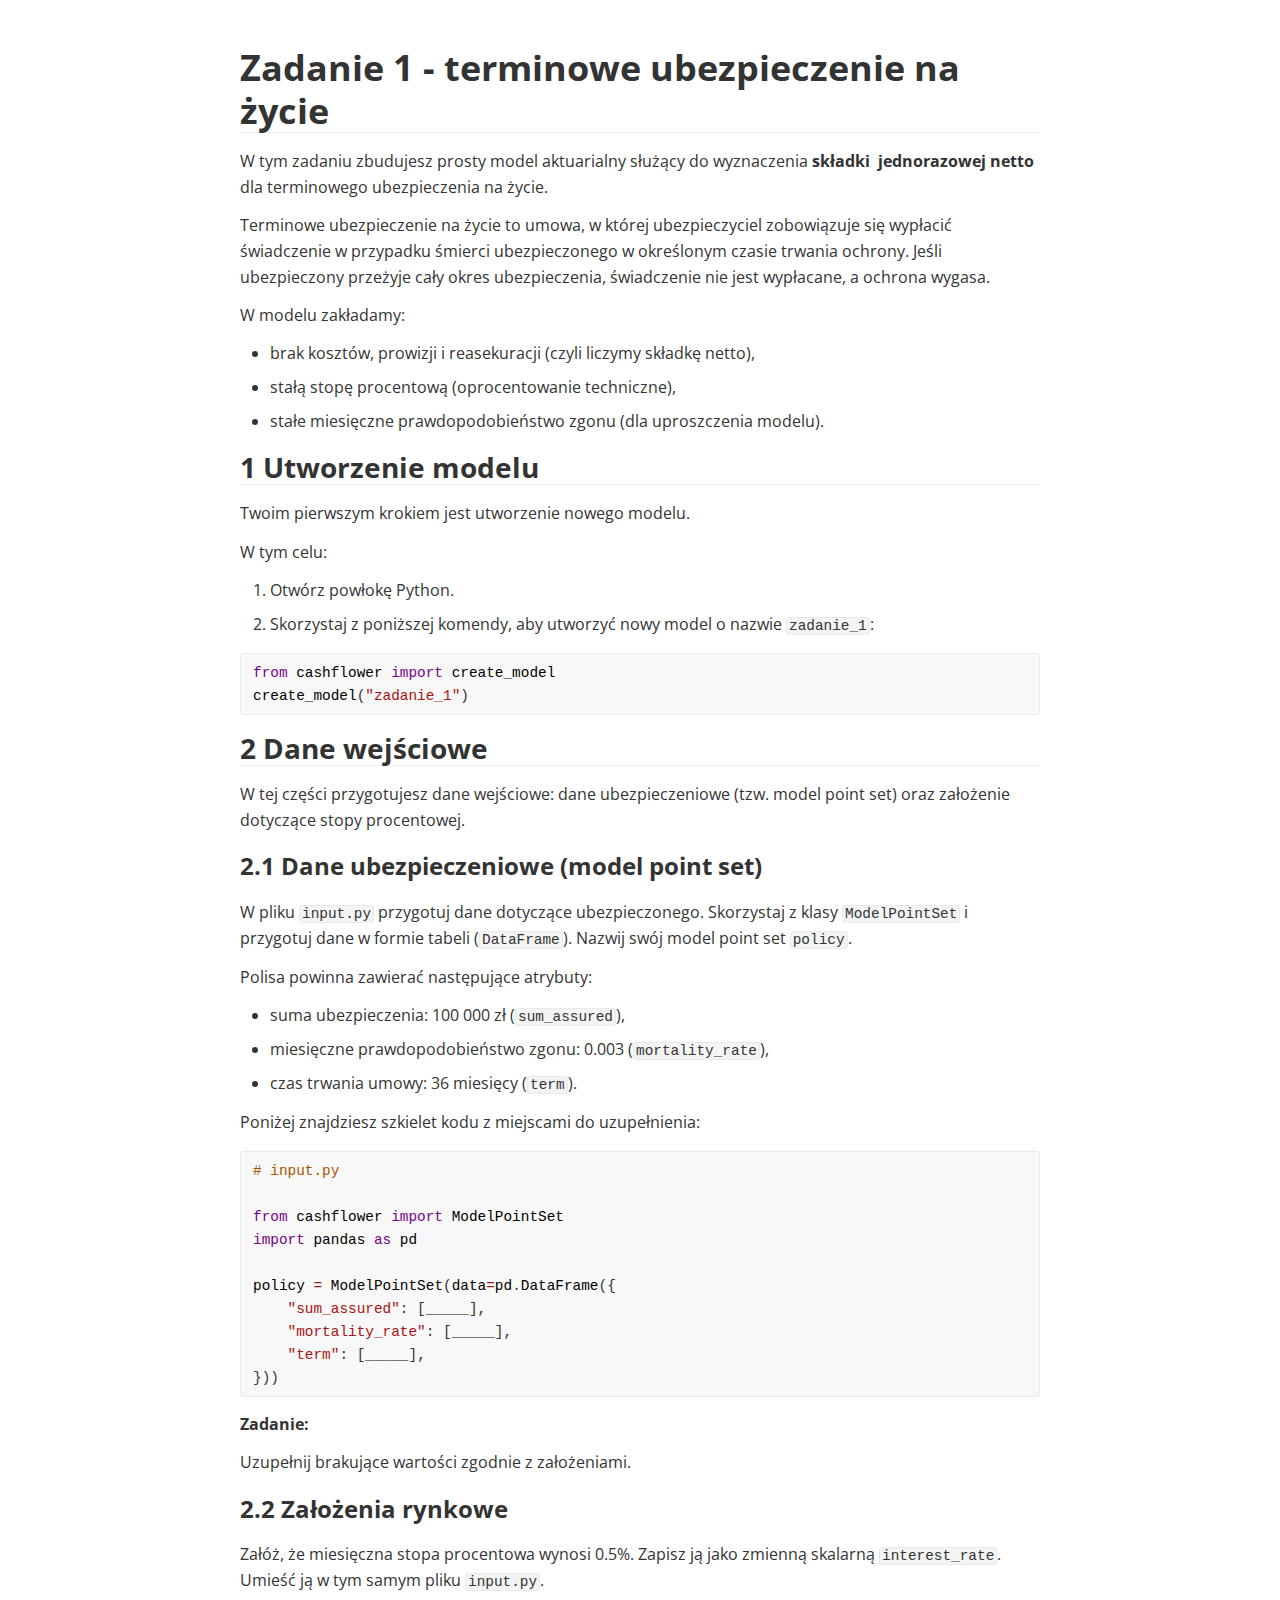
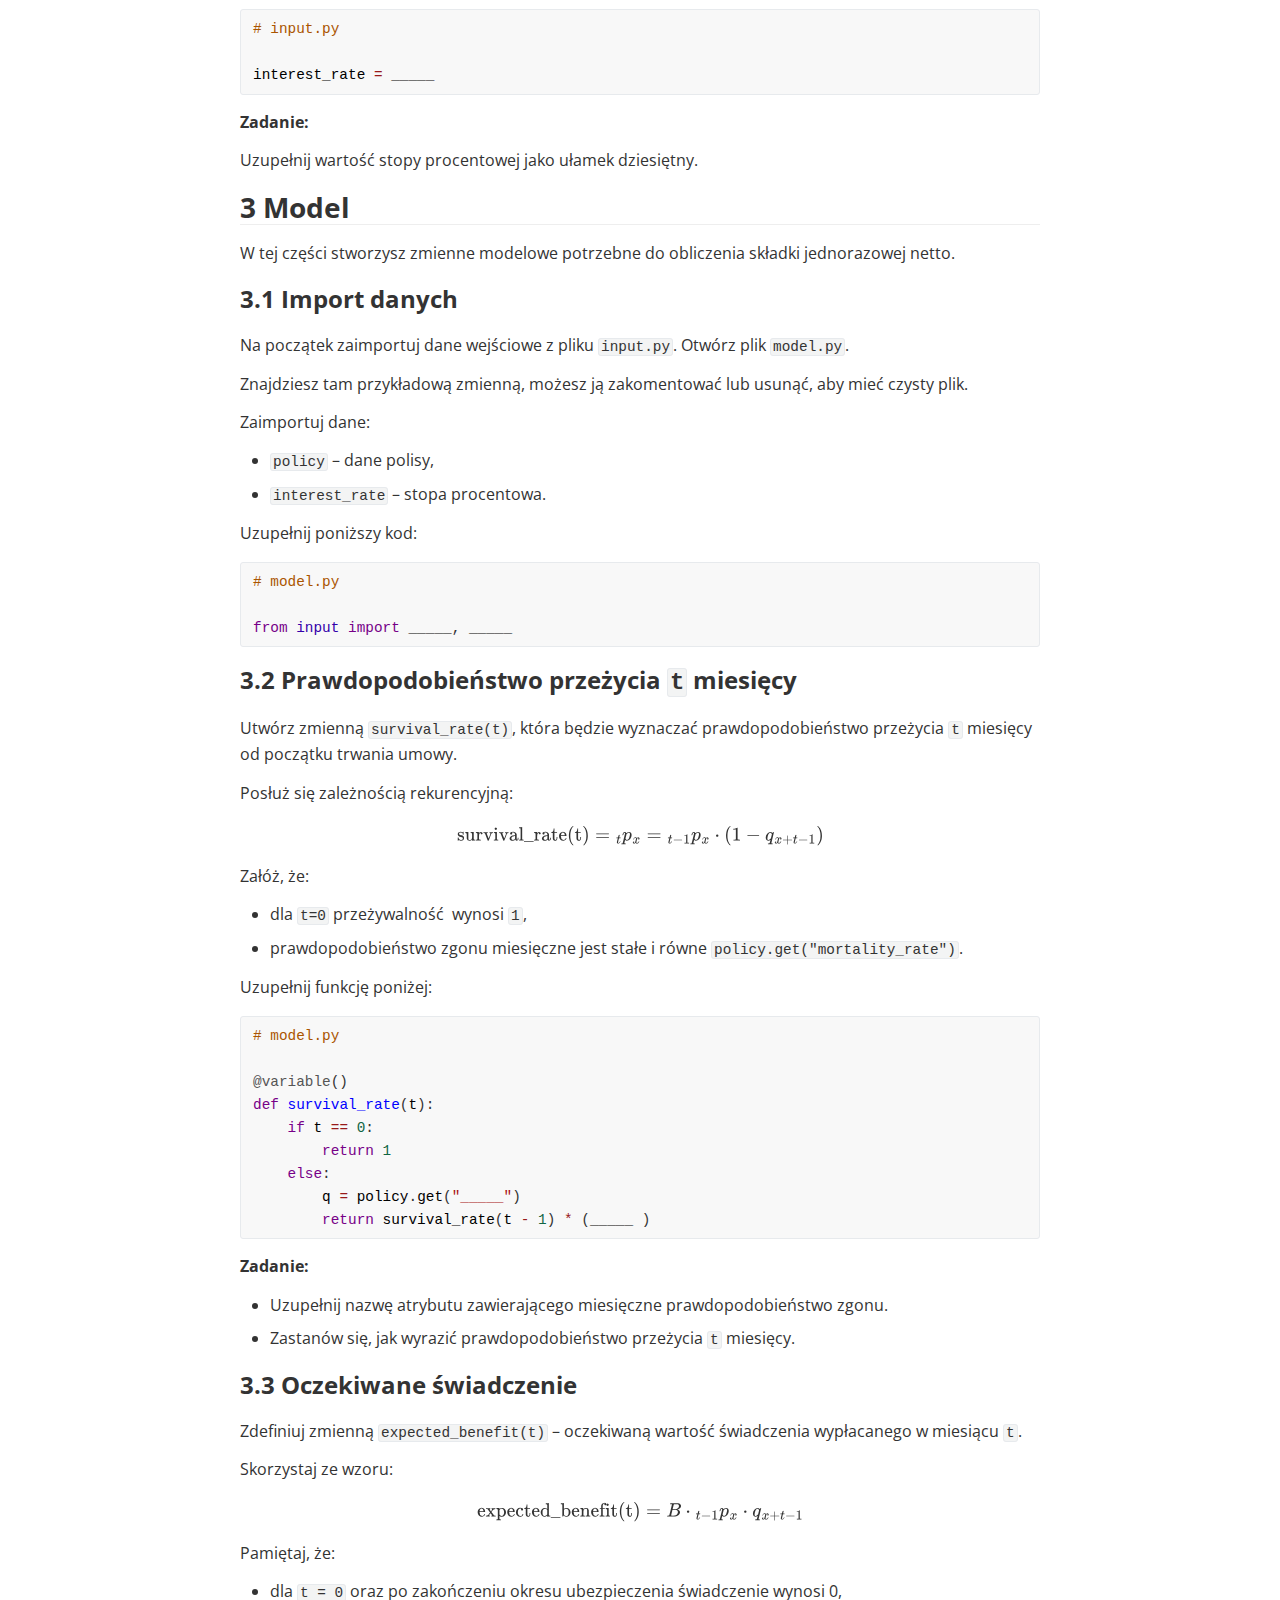
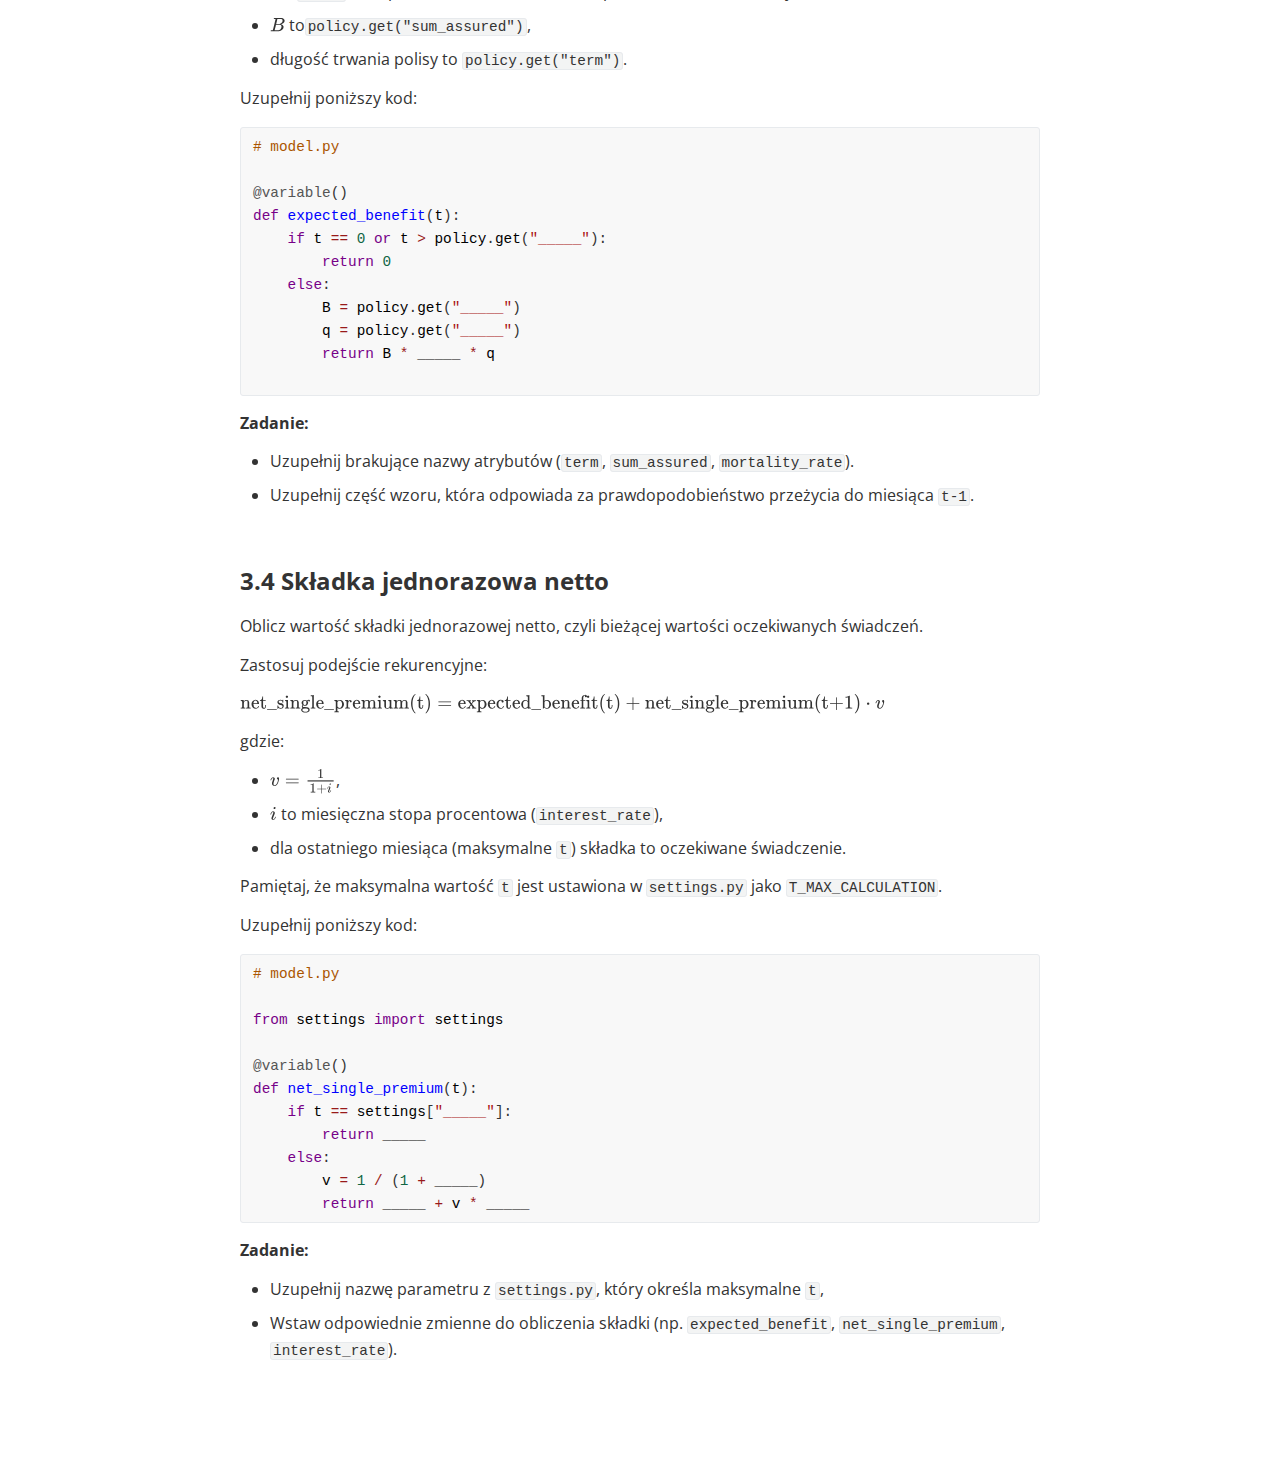
<file: webpage/zadanie_1.html>
<!doctype html>
<html>
<head>
<meta charset='UTF-8'><meta name='viewport' content='width=device-width initial-scale=1'>

<link href='https://fonts.googleapis.com/css?family=Open+Sans:400italic,700italic,700,400&subset=latin,latin-ext' rel='stylesheet' type='text/css' /><style type='text/css'>html {overflow-x: initial !important;}:root { --bg-color: #ffffff; --text-color: #333333; --select-text-bg-color: #B5D6FC; --select-text-font-color: auto; --monospace: "Lucida Console",Consolas,"Courier",monospace; --title-bar-height: 20px; }
.mac-os-11 { --title-bar-height: 28px; }
html { font-size: 14px; background-color: var(--bg-color); color: var(--text-color); font-family: "Helvetica Neue", Helvetica, Arial, sans-serif; -webkit-font-smoothing: antialiased; }
h1, h2, h3, h4, h5 { white-space: pre-wrap; }
body { margin: 0px; padding: 0px; height: auto; inset: 0px; font-size: 1rem; line-height: 1.42857; overflow-x: hidden; background: inherit; }
iframe { margin: auto; }
a.url { word-break: break-all; }
a:active, a:hover { outline: 0px; }
.in-text-selection, ::selection { text-shadow: none; background: var(--select-text-bg-color); color: var(--select-text-font-color); }
#write { margin: 0px auto; height: auto; width: inherit; word-break: normal; overflow-wrap: break-word; position: relative; white-space: normal; overflow-x: visible; padding-top: 36px; }
#write.first-line-indent p { text-indent: 2em; }
#write.first-line-indent li p, #write.first-line-indent p * { text-indent: 0px; }
#write.first-line-indent li { margin-left: 2em; }
.for-image #write { padding-left: 8px; padding-right: 8px; }
body.typora-export { padding-left: 30px; padding-right: 30px; }
.typora-export .footnote-line, .typora-export li, .typora-export p { white-space: pre-wrap; }
.typora-export .task-list-item input { pointer-events: none; }
@media screen and (max-width: 500px) {
  body.typora-export { padding-left: 0px; padding-right: 0px; }
  #write { padding-left: 20px; padding-right: 20px; }
}
#write li > figure:last-child { margin-bottom: 0.5rem; }
#write ol, #write ul { position: relative; }
img { max-width: 100%; vertical-align: middle; image-orientation: from-image; }
button, input, select, textarea { color: inherit; font: inherit; }
input[type="checkbox"], input[type="radio"] { line-height: normal; padding: 0px; }
*, ::after, ::before { box-sizing: border-box; }
#write h1, #write h2, #write h3, #write h4, #write h5, #write h6, #write p, #write pre { width: inherit; position: relative; }
#write svg h1, #write svg h2, #write svg h3, #write svg h4, #write svg h5, #write svg h6, #write svg p { position: static; }
p { line-height: inherit; }
h1, h2, h3, h4, h5, h6 { break-after: avoid-page; break-inside: avoid; orphans: 4; }
p { orphans: 4; }
h1 { font-size: 2rem; }
h2 { font-size: 1.8rem; }
h3 { font-size: 1.6rem; }
h4 { font-size: 1.4rem; }
h5 { font-size: 1.2rem; }
h6 { font-size: 1rem; }
.md-math-block, .md-rawblock, h1, h2, h3, h4, h5, h6, p { margin-top: 1rem; margin-bottom: 1rem; }
.hidden { display: none; }
.md-blockmeta { color: rgb(204, 204, 204); font-weight: 700; font-style: italic; }
a { cursor: pointer; }
sup.md-footnote { padding: 2px 4px; background-color: rgba(238, 238, 238, 0.7); color: rgb(85, 85, 85); border-radius: 4px; cursor: pointer; }
sup.md-footnote a, sup.md-footnote a:hover { color: inherit; text-transform: inherit; text-decoration: inherit; }
#write input[type="checkbox"] { cursor: pointer; width: inherit; height: inherit; }
figure { overflow-x: auto; margin: 1.2em 0px; max-width: calc(100% + 16px); padding: 0px; }
figure > table { margin: 0px; }
thead, tr { break-inside: avoid; break-after: auto; }
thead { display: table-header-group; }
table { border-collapse: collapse; border-spacing: 0px; width: 100%; overflow: auto; break-inside: auto; text-align: left; }
table.md-table td { min-width: 32px; }
.CodeMirror-gutters { border-right: 0px; background-color: inherit; }
.CodeMirror-linenumber { user-select: none; }
.CodeMirror { text-align: left; }
.CodeMirror-placeholder { opacity: 0.3; }
.CodeMirror pre { padding: 0px 4px; }
.CodeMirror-lines { padding: 0px; }
div.hr:focus { cursor: none; }
#write pre { white-space: pre-wrap; }
#write.fences-no-line-wrapping pre { white-space: pre; }
#write pre.ty-contain-cm { white-space: normal; }
.CodeMirror-gutters { margin-right: 4px; }
.md-fences { font-size: 0.9rem; display: block; break-inside: avoid; text-align: left; overflow: visible; white-space: pre; background: inherit; position: relative !important; }
.md-fences-adv-panel { width: 100%; margin-top: 10px; text-align: center; padding-top: 0px; padding-bottom: 8px; overflow-x: auto; }
#write .md-fences.mock-cm { white-space: pre-wrap; }
.md-fences.md-fences-with-lineno { padding-left: 0px; }
#write.fences-no-line-wrapping .md-fences.mock-cm { white-space: pre; overflow-x: auto; }
.md-fences.mock-cm.md-fences-with-lineno { padding-left: 8px; }
.CodeMirror-line, twitterwidget { break-inside: avoid; }
svg { break-inside: avoid; }
.footnotes { opacity: 0.8; font-size: 0.9rem; margin-top: 1em; margin-bottom: 1em; }
.footnotes + .footnotes { margin-top: 0px; }
.md-reset { margin: 0px; padding: 0px; border: 0px; outline: 0px; vertical-align: top; background: 0px 0px; text-decoration: none; text-shadow: none; float: none; position: static; width: auto; height: auto; white-space: nowrap; cursor: inherit; -webkit-tap-highlight-color: transparent; line-height: normal; font-weight: 400; text-align: left; box-sizing: content-box; direction: ltr; }
li div { padding-top: 0px; }
blockquote { margin: 1rem 0px; }
li .mathjax-block, li p { margin: 0.5rem 0px; }
li blockquote { margin: 1rem 0px; }
li { margin: 0px; position: relative; }
blockquote > :last-child { margin-bottom: 0px; }
blockquote > :first-child, li > :first-child { margin-top: 0px; }
.footnotes-area { color: rgb(136, 136, 136); margin-top: 0.714rem; padding-bottom: 0.143rem; white-space: normal; }
#write .footnote-line { white-space: pre-wrap; }
@media print {
  body, html { border: 1px solid transparent; height: 99%; break-after: avoid; break-before: avoid; font-variant-ligatures: no-common-ligatures; }
  #write { margin-top: 0px; border-color: transparent !important; padding-top: 0px !important; padding-bottom: 0px !important; }
  .typora-export * { -webkit-print-color-adjust: exact; }
  .typora-export #write { break-after: avoid; }
  .typora-export #write::after { height: 0px; }
  .is-mac table { break-inside: avoid; }
  #write > p:nth-child(1) { margin-top: 0px; }
  .typora-export-show-outline .typora-export-sidebar { display: none; }
  figure { overflow-x: visible; }
}
.footnote-line { margin-top: 0.714em; font-size: 0.7em; }
a img, img a { cursor: pointer; }
pre.md-meta-block { font-size: 0.8rem; min-height: 0.8rem; white-space: pre-wrap; background: rgb(204, 204, 204); display: block; overflow-x: hidden; }
p > .md-image:only-child:not(.md-img-error) img, p > img:only-child { display: block; margin: auto; }
#write.first-line-indent p > .md-image:only-child:not(.md-img-error) img { left: -2em; position: relative; }
p > .md-image:only-child { display: inline-block; width: 100%; }
#write .MathJax_Display { margin: 0.8em 0px 0px; }
.md-math-block { width: 100%; }
.md-math-block:not(:empty)::after { display: none; }
.MathJax_ref { fill: currentcolor; }
[contenteditable="true"]:active, [contenteditable="true"]:focus, [contenteditable="false"]:active, [contenteditable="false"]:focus { outline: 0px; box-shadow: none; }
.md-task-list-item { position: relative; list-style-type: none; }
.task-list-item.md-task-list-item { padding-left: 0px; }
.md-task-list-item > input { position: absolute; top: 0px; left: 0px; margin-left: -1.2em; margin-top: calc(1em - 10px); border: none; }
.math { font-size: 1rem; }
.md-toc { min-height: 3.58rem; position: relative; font-size: 0.9rem; border-radius: 10px; }
.md-toc-content { position: relative; margin-left: 0px; }
.md-toc-content::after, .md-toc::after { display: none; }
.md-toc-item { display: block; color: rgb(65, 131, 196); }
.md-toc-item a { text-decoration: none; }
.md-toc-inner:hover { text-decoration: underline; }
.md-toc-inner { display: inline-block; cursor: pointer; }
.md-toc-h1 .md-toc-inner { margin-left: 0px; font-weight: 700; }
.md-toc-h2 .md-toc-inner { margin-left: 2em; }
.md-toc-h3 .md-toc-inner { margin-left: 4em; }
.md-toc-h4 .md-toc-inner { margin-left: 6em; }
.md-toc-h5 .md-toc-inner { margin-left: 8em; }
.md-toc-h6 .md-toc-inner { margin-left: 10em; }
@media screen and (max-width: 48em) {
  .md-toc-h3 .md-toc-inner { margin-left: 3.5em; }
  .md-toc-h4 .md-toc-inner { margin-left: 5em; }
  .md-toc-h5 .md-toc-inner { margin-left: 6.5em; }
  .md-toc-h6 .md-toc-inner { margin-left: 8em; }
}
a.md-toc-inner { font-size: inherit; font-style: inherit; font-weight: inherit; line-height: inherit; }
.footnote-line a:not(.reversefootnote) { color: inherit; }
.reversefootnote { font-family: ui-monospace, sans-serif; }
.md-attr { display: none; }
.md-fn-count::after { content: "."; }
code, pre, samp, tt { font-family: var(--monospace); }
kbd { margin: 0px 0.1em; padding: 0.1em 0.6em; font-size: 0.8em; color: rgb(36, 39, 41); background: rgb(255, 255, 255); border: 1px solid rgb(173, 179, 185); border-radius: 3px; box-shadow: rgba(12, 13, 14, 0.2) 0px 1px 0px, rgb(255, 255, 255) 0px 0px 0px 2px inset; white-space: nowrap; vertical-align: middle; }
.md-comment { color: rgb(162, 127, 3); opacity: 0.6; font-family: var(--monospace); }
code { text-align: left; vertical-align: initial; }
a.md-print-anchor { white-space: pre !important; border-width: initial !important; border-style: none !important; border-color: initial !important; display: inline-block !important; position: absolute !important; width: 1px !important; right: 0px !important; outline: 0px !important; background: 0px 0px !important; text-decoration: initial !important; text-shadow: initial !important; }
.os-windows.monocolor-emoji .md-emoji { font-family: "Segoe UI Symbol", sans-serif; }
.md-diagram-panel > svg { max-width: 100%; }
[lang="flow"] svg, [lang="mermaid"] svg { max-width: 100%; height: auto; }
[lang="mermaid"] .node text { font-size: 1rem; }
table tr th { border-bottom: 0px; }
video { max-width: 100%; display: block; margin: 0px auto; }
iframe { max-width: 100%; width: 100%; border: none; }
.highlight td, .highlight tr { border: 0px; }
mark { background: rgb(255, 255, 0); color: rgb(0, 0, 0); }
.md-html-inline .md-plain, .md-html-inline strong, mark .md-inline-math, mark strong { color: inherit; }
.md-expand mark .md-meta { opacity: 0.3 !important; }
mark .md-meta { color: rgb(0, 0, 0); }
@media print {
  .typora-export h1, .typora-export h2, .typora-export h3, .typora-export h4, .typora-export h5, .typora-export h6 { break-inside: avoid; }
}
.md-diagram-panel .messageText { stroke: none !important; }
.md-diagram-panel .start-state { fill: var(--node-fill); }
.md-diagram-panel .edgeLabel rect { opacity: 1 !important; }
.md-fences.md-fences-math { font-size: 1em; }
.md-fences-advanced:not(.md-focus) { padding: 0px; white-space: nowrap; border: 0px; }
.md-fences-advanced:not(.md-focus) { background: inherit; }
.mermaid-svg { margin: auto; }
.typora-export-show-outline .typora-export-content { max-width: 1440px; margin: auto; display: flex; flex-direction: row; }
.typora-export-sidebar { width: 300px; font-size: 0.8rem; margin-top: 80px; margin-right: 18px; }
.typora-export-show-outline #write { --webkit-flex: 2; flex: 2 1 0%; }
.typora-export-sidebar .outline-content { position: fixed; top: 0px; max-height: 100%; overflow: hidden auto; padding-bottom: 30px; padding-top: 60px; width: 300px; }
@media screen and (max-width: 1024px) {
  .typora-export-sidebar, .typora-export-sidebar .outline-content { width: 240px; }
}
@media screen and (max-width: 800px) {
  .typora-export-sidebar { display: none; }
}
.outline-content li, .outline-content ul { margin-left: 0px; margin-right: 0px; padding-left: 0px; padding-right: 0px; list-style: none; overflow-wrap: anywhere; }
.outline-content ul { margin-top: 0px; margin-bottom: 0px; }
.outline-content strong { font-weight: 400; }
.outline-expander { width: 1rem; height: 1.42857rem; position: relative; display: table-cell; vertical-align: middle; cursor: pointer; padding-left: 4px; }
.outline-expander::before { content: ""; position: relative; font-family: Ionicons; display: inline-block; font-size: 8px; vertical-align: middle; }
.outline-item { padding-top: 3px; padding-bottom: 3px; cursor: pointer; }
.outline-expander:hover::before { content: ""; }
.outline-h1 > .outline-item { padding-left: 0px; }
.outline-h2 > .outline-item { padding-left: 1em; }
.outline-h3 > .outline-item { padding-left: 2em; }
.outline-h4 > .outline-item { padding-left: 3em; }
.outline-h5 > .outline-item { padding-left: 4em; }
.outline-h6 > .outline-item { padding-left: 5em; }
.outline-label { cursor: pointer; display: table-cell; vertical-align: middle; text-decoration: none; color: inherit; }
.outline-label:hover { text-decoration: underline; }
.outline-item:hover { border-color: rgb(245, 245, 245); background-color: var(--item-hover-bg-color); }
.outline-item:hover { margin-left: -28px; margin-right: -28px; border-left: 28px solid transparent; border-right: 28px solid transparent; }
.outline-item-single .outline-expander::before, .outline-item-single .outline-expander:hover::before { display: none; }
.outline-item-open > .outline-item > .outline-expander::before { content: ""; }
.outline-children { display: none; }
.info-panel-tab-wrapper { display: none; }
.outline-item-open > .outline-children { display: block; }
.typora-export .outline-item { padding-top: 1px; padding-bottom: 1px; }
.typora-export .outline-item:hover { margin-right: -8px; border-right: 8px solid transparent; }
.typora-export .outline-expander::before { content: "+"; font-family: inherit; top: -1px; }
.typora-export .outline-expander:hover::before, .typora-export .outline-item-open > .outline-item > .outline-expander::before { content: "−"; }
.typora-export-collapse-outline .outline-children { display: none; }
.typora-export-collapse-outline .outline-item-open > .outline-children, .typora-export-no-collapse-outline .outline-children { display: block; }
.typora-export-no-collapse-outline .outline-expander::before { content: "" !important; }
.typora-export-show-outline .outline-item-active > .outline-item .outline-label { font-weight: 700; }
.md-inline-math-container mjx-container { zoom: 0.95; }
mjx-container { break-inside: avoid; }
.md-alert.md-alert-note { border-left-color: rgb(9, 105, 218); }
.md-alert.md-alert-important { border-left-color: rgb(130, 80, 223); }
.md-alert.md-alert-warning { border-left-color: rgb(154, 103, 0); }
.md-alert.md-alert-tip { border-left-color: rgb(31, 136, 61); }
.md-alert.md-alert-caution { border-left-color: rgb(207, 34, 46); }
.md-alert { padding: 0px 1em; margin-bottom: 16px; color: inherit; border-left: 0.25em solid rgb(0, 0, 0); }
.md-alert-text-note { color: rgb(9, 105, 218); }
.md-alert-text-important { color: rgb(130, 80, 223); }
.md-alert-text-warning { color: rgb(154, 103, 0); }
.md-alert-text-tip { color: rgb(31, 136, 61); }
.md-alert-text-caution { color: rgb(207, 34, 46); }
.md-alert-text { font-size: 0.9rem; font-weight: 700; }
.md-alert-text svg { fill: currentcolor; position: relative; top: 0.125em; margin-right: 1ch; overflow: visible; }
.md-alert-text-container::after { content: attr(data-text); text-transform: capitalize; pointer-events: none; margin-right: 1ch; }


.CodeMirror { height: auto; }
.CodeMirror.cm-s-inner { background: inherit; }
.CodeMirror-scroll { overflow: auto hidden; z-index: 3; }
.CodeMirror-gutter-filler, .CodeMirror-scrollbar-filler { background-color: rgb(255, 255, 255); }
.CodeMirror-gutters { border-right: 1px solid rgb(221, 221, 221); background: inherit; white-space: nowrap; }
.CodeMirror-linenumber { padding: 0px 3px 0px 5px; text-align: right; color: rgb(153, 153, 153); }
.cm-s-inner .cm-keyword { color: rgb(119, 0, 136); }
.cm-s-inner .cm-atom, .cm-s-inner.cm-atom { color: rgb(34, 17, 153); }
.cm-s-inner .cm-number { color: rgb(17, 102, 68); }
.cm-s-inner .cm-def { color: rgb(0, 0, 255); }
.cm-s-inner .cm-variable { color: rgb(0, 0, 0); }
.cm-s-inner .cm-variable-2 { color: rgb(0, 85, 170); }
.cm-s-inner .cm-variable-3 { color: rgb(0, 136, 85); }
.cm-s-inner .cm-string { color: rgb(170, 17, 17); }
.cm-s-inner .cm-property { color: rgb(0, 0, 0); }
.cm-s-inner .cm-operator { color: rgb(152, 26, 26); }
.cm-s-inner .cm-comment, .cm-s-inner.cm-comment { color: rgb(170, 85, 0); }
.cm-s-inner .cm-string-2 { color: rgb(255, 85, 0); }
.cm-s-inner .cm-meta { color: rgb(85, 85, 85); }
.cm-s-inner .cm-qualifier { color: rgb(85, 85, 85); }
.cm-s-inner .cm-builtin { color: rgb(51, 0, 170); }
.cm-s-inner .cm-bracket { color: rgb(153, 153, 119); }
.cm-s-inner .cm-tag { color: rgb(17, 119, 0); }
.cm-s-inner .cm-attribute { color: rgb(0, 0, 204); }
.cm-s-inner .cm-header, .cm-s-inner.cm-header { color: rgb(0, 0, 255); }
.cm-s-inner .cm-quote, .cm-s-inner.cm-quote { color: rgb(0, 153, 0); }
.cm-s-inner .cm-hr, .cm-s-inner.cm-hr { color: rgb(153, 153, 153); }
.cm-s-inner .cm-link, .cm-s-inner.cm-link { color: rgb(0, 0, 204); }
.cm-negative { color: rgb(221, 68, 68); }
.cm-positive { color: rgb(34, 153, 34); }
.cm-header, .cm-strong { font-weight: 700; }
.cm-del { text-decoration: line-through; }
.cm-em { font-style: italic; }
.cm-link { text-decoration: underline; }
.cm-error { color: red; }
.cm-invalidchar { color: red; }
.cm-constant { color: rgb(38, 139, 210); }
.cm-defined { color: rgb(181, 137, 0); }
div.CodeMirror span.CodeMirror-matchingbracket { color: rgb(0, 255, 0); }
div.CodeMirror span.CodeMirror-nonmatchingbracket { color: rgb(255, 34, 34); }
.cm-s-inner .CodeMirror-activeline-background { background: inherit; }
.CodeMirror { position: relative; overflow: hidden; }
.CodeMirror-scroll { height: 100%; outline: 0px; position: relative; box-sizing: content-box; background: inherit; }
.CodeMirror-sizer { position: relative; }
.CodeMirror-gutter-filler, .CodeMirror-hscrollbar, .CodeMirror-scrollbar-filler, .CodeMirror-vscrollbar { position: absolute; z-index: 6; display: none; outline: 0px; }
.CodeMirror-vscrollbar { right: 0px; top: 0px; overflow: hidden; }
.CodeMirror-hscrollbar { bottom: 0px; left: 0px; overflow: auto hidden; }
.CodeMirror-scrollbar-filler { right: 0px; bottom: 0px; }
.CodeMirror-gutter-filler { left: 0px; bottom: 0px; }
.CodeMirror-gutters { position: absolute; left: 0px; top: 0px; padding-bottom: 10px; z-index: 3; overflow-y: hidden; }
.CodeMirror-gutter { white-space: normal; height: 100%; box-sizing: content-box; padding-bottom: 30px; margin-bottom: -32px; display: inline-block; }
.CodeMirror-gutter-wrapper { position: absolute; z-index: 4; background: 0px 0px !important; border: none !important; }
.CodeMirror-gutter-background { position: absolute; top: 0px; bottom: 0px; z-index: 4; }
.CodeMirror-gutter-elt { position: absolute; cursor: default; z-index: 4; }
.CodeMirror-lines { cursor: text; }
.CodeMirror pre { border-radius: 0px; border-width: 0px; background: 0px 0px; font-family: inherit; font-size: inherit; margin: 0px; white-space: pre; overflow-wrap: normal; color: inherit; z-index: 2; position: relative; overflow: visible; }
.CodeMirror-wrap pre { overflow-wrap: break-word; white-space: pre-wrap; word-break: normal; }
.CodeMirror-code pre { border-right: 30px solid transparent; width: fit-content; }
.CodeMirror-wrap .CodeMirror-code pre { border-right: none; width: auto; }
.CodeMirror-linebackground { position: absolute; inset: 0px; z-index: 0; }
.CodeMirror-linewidget { position: relative; z-index: 2; overflow: auto; }
.CodeMirror-wrap .CodeMirror-scroll { overflow-x: hidden; }
.CodeMirror-measure { position: absolute; width: 100%; height: 0px; overflow: hidden; visibility: hidden; }
.CodeMirror-measure pre { position: static; }
.CodeMirror div.CodeMirror-cursor { position: absolute; visibility: hidden; border-right: none; width: 0px; }
.CodeMirror div.CodeMirror-cursor { visibility: hidden; }
.CodeMirror-focused div.CodeMirror-cursor { visibility: inherit; }
.cm-searching { background: rgba(255, 255, 0, 0.4); }
span.cm-underlined { text-decoration: underline; }
span.cm-strikethrough { text-decoration: line-through; }
.cm-tw-syntaxerror { color: rgb(255, 255, 255); background-color: rgb(153, 0, 0); }
.cm-tw-deleted { text-decoration: line-through; }
.cm-tw-header5 { font-weight: 700; }
.cm-tw-listitem:first-child { padding-left: 10px; }
.cm-tw-box { border-style: solid; border-right-width: 1px; border-bottom-width: 1px; border-left-width: 1px; border-color: inherit; border-top-width: 0px !important; }
.cm-tw-underline { text-decoration: underline; }
@media print {
  .CodeMirror div.CodeMirror-cursor { visibility: hidden; }
}


:root {
    --side-bar-bg-color: #fafafa;
    --control-text-color: #777;
}

@include-when-export url(https://fonts.googleapis.com/css?family=Open+Sans:400italic,700italic,700,400&subset=latin,latin-ext);

/* open-sans-regular - latin-ext_latin */
  /* open-sans-italic - latin-ext_latin */
    /* open-sans-700 - latin-ext_latin */
    /* open-sans-700italic - latin-ext_latin */
  html {
    font-size: 16px;
    -webkit-font-smoothing: antialiased;
}

body {
    font-family: "Open Sans","Clear Sans", "Helvetica Neue", Helvetica, Arial, 'Segoe UI Emoji', sans-serif;
    color: rgb(51, 51, 51);
    line-height: 1.6;
}

#write {
    max-width: 860px;
  	margin: 0 auto;
  	padding: 30px;
    padding-bottom: 100px;
}

@media only screen and (min-width: 1400px) {
	#write {
		max-width: 1024px;
	}
}

@media only screen and (min-width: 1800px) {
	#write {
		max-width: 1200px;
	}
}

#write > ul:first-child,
#write > ol:first-child{
    margin-top: 30px;
}

a {
    color: #4183C4;
}
h1,
h2,
h3,
h4,
h5,
h6 {
    position: relative;
    margin-top: 1rem;
    margin-bottom: 1rem;
    font-weight: bold;
    line-height: 1.4;
    cursor: text;
}
h1:hover a.anchor,
h2:hover a.anchor,
h3:hover a.anchor,
h4:hover a.anchor,
h5:hover a.anchor,
h6:hover a.anchor {
    text-decoration: none;
}
h1 tt,
h1 code {
    font-size: inherit;
}
h2 tt,
h2 code {
    font-size: inherit;
}
h3 tt,
h3 code {
    font-size: inherit;
}
h4 tt,
h4 code {
    font-size: inherit;
}
h5 tt,
h5 code {
    font-size: inherit;
}
h6 tt,
h6 code {
    font-size: inherit;
}
h1 {
    font-size: 2.25em;
    line-height: 1.2;
    border-bottom: 1px solid #eee;
}
h2 {
    font-size: 1.75em;
    line-height: 1.225;
    border-bottom: 1px solid #eee;
}

/*@media print {
    .typora-export h1,
    .typora-export h2 {
        border-bottom: none;
        padding-bottom: initial;
    }

    .typora-export h1::after,
    .typora-export h2::after {
        content: "";
        display: block;
        height: 100px;
        margin-top: -96px;
        border-top: 1px solid #eee;
    }
}*/

h3 {
    font-size: 1.5em;
    line-height: 1.43;
}
h4 {
    font-size: 1.25em;
}
h5 {
    font-size: 1em;
}
h6 {
   font-size: 1em;
    color: #777;
}
p,
blockquote,
ul,
ol,
dl,
table{
    margin: 0.8em 0;
}
li>ol,
li>ul {
    margin: 0 0;
}
hr {
    height: 2px;
    padding: 0;
    margin: 16px 0;
    background-color: #e7e7e7;
    border: 0 none;
    overflow: hidden;
    box-sizing: content-box;
}

li p.first {
    display: inline-block;
}
ul,
ol {
    padding-left: 30px;
}
ul:first-child,
ol:first-child {
    margin-top: 0;
}
ul:last-child,
ol:last-child {
    margin-bottom: 0;
}
blockquote {
    border-left: 4px solid #dfe2e5;
    padding: 0 15px;
    color: #777777;
}
blockquote blockquote {
    padding-right: 0;
}
table {
    padding: 0;
    word-break: initial;
}
table tr {
    border: 1px solid #dfe2e5;
    margin: 0;
    padding: 0;
}
table tr:nth-child(2n),
thead {
    background-color: #f8f8f8;
}
table th {
    font-weight: bold;
    border: 1px solid #dfe2e5;
    border-bottom: 0;
    margin: 0;
    padding: 6px 13px;
}
table td {
    border: 1px solid #dfe2e5;
    margin: 0;
    padding: 6px 13px;
}
table th:first-child,
table td:first-child {
    margin-top: 0;
}
table th:last-child,
table td:last-child {
    margin-bottom: 0;
}

.CodeMirror-lines {
    padding-left: 4px;
}

.code-tooltip {
    box-shadow: 0 1px 1px 0 rgba(0,28,36,.3);
    border-top: 1px solid #eef2f2;
}

.md-fences,
code,
tt {
    border: 1px solid #e7eaed;
    background-color: #f8f8f8;
    border-radius: 3px;
    padding: 0;
    padding: 2px 4px 0px 4px;
    font-size: 0.9em;
}

code {
    background-color: #f3f4f4;
    padding: 0 2px 0 2px;
}

.md-fences {
    margin-bottom: 15px;
    margin-top: 15px;
    padding-top: 8px;
    padding-bottom: 6px;
}


.md-task-list-item > input {
  margin-left: -1.3em;
}

@media print {
    html {
        font-size: 13px;
    }
    pre {
        page-break-inside: avoid;
        word-wrap: break-word;
    }
}

.md-fences {
	background-color: #f8f8f8;
}
#write pre.md-meta-block {
	padding: 1rem;
    font-size: 85%;
    line-height: 1.45;
    background-color: #f7f7f7;
    border: 0;
    border-radius: 3px;
    color: #777777;
    margin-top: 0 !important;
}

.mathjax-block>.code-tooltip {
	bottom: .375rem;
}

.md-mathjax-midline {
    background: #fafafa;
}

#write>h3.md-focus:before{
	left: -1.5625rem;
	top: .375rem;
}
#write>h4.md-focus:before{
	left: -1.5625rem;
	top: .285714286rem;
}
#write>h5.md-focus:before{
	left: -1.5625rem;
	top: .285714286rem;
}
#write>h6.md-focus:before{
	left: -1.5625rem;
	top: .285714286rem;
}
.md-image>.md-meta {
    /*border: 1px solid #ddd;*/
    border-radius: 3px;
    padding: 2px 0px 0px 4px;
    font-size: 0.9em;
    color: inherit;
}

.md-tag {
    color: #a7a7a7;
    opacity: 1;
}

.md-toc { 
    margin-top:20px;
    padding-bottom:20px;
}

.sidebar-tabs {
    border-bottom: none;
}

#typora-quick-open {
    border: 1px solid #ddd;
    background-color: #f8f8f8;
}

#typora-quick-open-item {
    background-color: #FAFAFA;
    border-color: #FEFEFE #e5e5e5 #e5e5e5 #eee;
    border-style: solid;
    border-width: 1px;
}

/** focus mode */
.on-focus-mode blockquote {
    border-left-color: rgba(85, 85, 85, 0.12);
}

header, .context-menu, .megamenu-content, footer{
    font-family: "Segoe UI", "Arial", sans-serif;
}

.file-node-content:hover .file-node-icon,
.file-node-content:hover .file-node-open-state{
    visibility: visible;
}

.mac-seamless-mode #typora-sidebar {
    background-color: #fafafa;
    background-color: var(--side-bar-bg-color);
}

.mac-os #write{
    caret-color: AccentColor;
}

.md-lang {
    color: #b4654d;
}

/*.html-for-mac {
    --item-hover-bg-color: #E6F0FE;
}*/

#md-notification .btn {
    border: 0;
}

.dropdown-menu .divider {
    border-color: #e5e5e5;
    opacity: 0.4;
}

.ty-preferences .window-content {
    background-color: #fafafa;
}

.ty-preferences .nav-group-item.active {
    color: white;
    background: #999;
}

.menu-item-container a.menu-style-btn {
    background-color: #f5f8fa;
    background-image: linear-gradient( 180deg , hsla(0, 0%, 100%, 0.8), hsla(0, 0%, 100%, 0)); 
}



mjx-container[jax="SVG"] {
  direction: ltr;
}

mjx-container[jax="SVG"] > svg {
  overflow: visible;
  min-height: 1px;
  min-width: 1px;
}

mjx-container[jax="SVG"] > svg a {
  fill: blue;
  stroke: blue;
}

mjx-assistive-mml {
  position: absolute !important;
  top: 0px;
  left: 0px;
  clip: rect(1px, 1px, 1px, 1px);
  padding: 1px 0px 0px 0px !important;
  border: 0px !important;
  display: block !important;
  width: auto !important;
  overflow: hidden !important;
  -webkit-touch-callout: none;
  -webkit-user-select: none;
  -khtml-user-select: none;
  -moz-user-select: none;
  -ms-user-select: none;
  user-select: none;
}

mjx-assistive-mml[display="block"] {
  width: 100% !important;
}

mjx-container[jax="SVG"][display="true"] {
  display: block;
  text-align: center;
  margin: 1em 0;
}

mjx-container[jax="SVG"][display="true"][width="full"] {
  display: flex;
}

mjx-container[jax="SVG"][justify="left"] {
  text-align: left;
}

mjx-container[jax="SVG"][justify="right"] {
  text-align: right;
}

g[data-mml-node="merror"] > g {
  fill: red;
  stroke: red;
}

g[data-mml-node="merror"] > rect[data-background] {
  fill: yellow;
  stroke: none;
}

g[data-mml-node="mtable"] > line[data-line], svg[data-table] > g > line[data-line] {
  stroke-width: 70px;
  fill: none;
}

g[data-mml-node="mtable"] > rect[data-frame], svg[data-table] > g > rect[data-frame] {
  stroke-width: 70px;
  fill: none;
}

g[data-mml-node="mtable"] > .mjx-dashed, svg[data-table] > g > .mjx-dashed {
  stroke-dasharray: 140;
}

g[data-mml-node="mtable"] > .mjx-dotted, svg[data-table] > g > .mjx-dotted {
  stroke-linecap: round;
  stroke-dasharray: 0,140;
}

g[data-mml-node="mtable"] > g > svg {
  overflow: visible;
}

[jax="SVG"] mjx-tool {
  display: inline-block;
  position: relative;
  width: 0;
  height: 0;
}

[jax="SVG"] mjx-tool > mjx-tip {
  position: absolute;
  top: 0;
  left: 0;
}

mjx-tool > mjx-tip {
  display: inline-block;
  padding: .2em;
  border: 1px solid #888;
  font-size: 70%;
  background-color: #F8F8F8;
  color: black;
  box-shadow: 2px 2px 5px #AAAAAA;
}

g[data-mml-node="maction"][data-toggle] {
  cursor: pointer;
}

mjx-status {
  display: block;
  position: fixed;
  left: 1em;
  bottom: 1em;
  min-width: 25%;
  padding: .2em .4em;
  border: 1px solid #888;
  font-size: 90%;
  background-color: #F8F8F8;
  color: black;
}

foreignObject[data-mjx-xml] {
  font-family: initial;
  line-height: normal;
  overflow: visible;
}

mjx-container[jax="SVG2"] path[data-c], mjx-container[jax="SVG2"] use[data-c] {
  stroke-width: 3;
}

g[data-mml-node="xypic"] path {
  stroke-width: inherit;
}

.MathJax g[data-mml-node="xypic"] path {
  stroke-width: inherit;
}
mjx-container[jax="SVG"] path[data-c], mjx-container[jax="SVG"] use[data-c] {
							stroke-width: 0;
						}
</style><title>04_Zadanie_1_Terminowe ubezpieczenie na życie</title>
</head>
<body class='typora-export os-windows'><div class='typora-export-content'>
<div id='write'  class=''><h1 id='zadanie-1---terminowe-ubezpieczenie-na-życie'><span>Zadanie 1 - terminowe ubezpieczenie na życie</span></h1><p><span>W tym zadaniu zbudujesz prosty model aktuarialny służący do wyznaczenia </span><strong><span>składki  jednorazowej netto</span></strong><span> dla terminowego ubezpieczenia na życie.</span></p><p><span>Terminowe ubezpieczenie na życie to umowa, w której ubezpieczyciel zobowiązuje się wypłacić świadczenie w przypadku śmierci ubezpieczonego w określonym czasie trwania ochrony. Jeśli ubezpieczony przeżyje cały okres ubezpieczenia, świadczenie nie jest wypłacane, a ochrona wygasa.</span></p><p><span>W modelu zakładamy:</span></p><ul><li><p><span>brak kosztów, prowizji i reasekuracji (czyli liczymy składkę netto),</span></p></li><li><p><span>stałą stopę procentową (oprocentowanie techniczne),</span></p></li><li><p><span>stałe miesięczne prawdopodobieństwo zgonu (dla uproszczenia modelu).</span></p></li></ul><h2 id='1-utworzenie-modelu'><span>1 Utworzenie modelu</span></h2><p><span>Twoim pierwszym krokiem jest utworzenie nowego modelu.</span></p><p><span>W tym celu:</span></p><ol start='' ><li><p><span>Otwórz powłokę Python.</span></p></li><li><p><span>Skorzystaj z poniższej komendy, aby utworzyć nowy model o nazwie </span><code>zadanie_1</code><span>:</span></p></li></ol><pre class="md-fences md-end-block ty-contain-cm modeLoaded" spellcheck="false" lang="python"><div class="CodeMirror cm-s-inner cm-s-null-scroll CodeMirror-wrap" lang="python"><div style="overflow: hidden; position: relative; width: 3px; height: 0px; top: 9.51786px; left: 8.00002px;"><textarea autocorrect="off" autocapitalize="off" spellcheck="false" tabindex="0" style="position: absolute; bottom: -1em; padding: 0px; width: 1000px; height: 1em; outline: none;"></textarea></div><div class="CodeMirror-scrollbar-filler" cm-not-content="true"></div><div class="CodeMirror-gutter-filler" cm-not-content="true"></div><div class="CodeMirror-scroll" tabindex="-1"><div class="CodeMirror-sizer" style="margin-left: 0px; margin-bottom: 0px; border-right-width: 0px; padding-right: 0px; padding-bottom: 0px;"><div style="position: relative; top: 0px;"><div class="CodeMirror-lines" role="presentation"><div role="presentation" style="position: relative; outline: none;"><div class="CodeMirror-measure"></div><div class="CodeMirror-measure"></div><div style="position: relative; z-index: 1;"></div><div class="CodeMirror-code" role="presentation"><div class="CodeMirror-activeline" style="position: relative;"><div class="CodeMirror-activeline-background CodeMirror-linebackground"></div><div class="CodeMirror-gutter-background CodeMirror-activeline-gutter" style="left: 0px; width: 0px;"></div><pre class=" CodeMirror-line " role="presentation"><span role="presentation" style="padding-right: 0.1px;"><span class="cm-keyword">from</span> <span class="cm-variable">cashflower</span> <span class="cm-keyword">import</span> <span class="cm-variable">create_model</span></span></pre></div><pre class=" CodeMirror-line " role="presentation"><span role="presentation" style="padding-right: 0.1px;"><span class="cm-variable">create_model</span>(<span class="cm-string">"zadanie_1"</span>)</span></pre></div></div></div></div></div><div style="position: absolute; height: 0px; width: 1px; border-bottom: 0px solid transparent; top: 46px;"></div><div class="CodeMirror-gutters" style="display: none; height: 46px;"></div></div></div></pre><h2 id='2-dane-wejściowe'><span>2 Dane wejściowe</span></h2><p><span>W tej części przygotujesz dane wejściowe: dane ubezpieczeniowe (tzw. model point set) oraz założenie dotyczące stopy procentowej.</span></p><h3 id='21-dane-ubezpieczeniowe-model-point-set'><span>2.1 Dane ubezpieczeniowe (model point set)</span></h3><p><span>W pliku </span><code>input.py</code><span> przygotuj dane dotyczące ubezpieczonego. Skorzystaj z klasy </span><code>ModelPointSet</code><span> i przygotuj dane w formie tabeli (</span><code>DataFrame</code><span>). Nazwij swój model point set </span><code>policy</code><span>.</span></p><p><span>Polisa powinna zawierać następujące atrybuty:</span></p><ul><li><p><span>suma ubezpieczenia: 100 000 zł (</span><code>sum_assured</code><span>),</span></p></li><li><p><span>miesięczne prawdopodobieństwo zgonu: 0.003 (</span><code>mortality_rate</code><span>),</span></p></li><li><p><span>czas trwania umowy: 36 miesięcy (</span><code>term</code><span>).</span></p></li></ul><p><span>Poniżej znajdziesz szkielet kodu z miejscami do uzupełnienia:</span></p><pre class="md-fences md-end-block ty-contain-cm modeLoaded" spellcheck="false" lang="python"><div class="CodeMirror cm-s-inner cm-s-null-scroll CodeMirror-wrap" lang="python"><div style="overflow: hidden; position: relative; width: 3px; height: 0px; top: 9.51786px; left: 8.00002px;"><textarea autocorrect="off" autocapitalize="off" spellcheck="false" tabindex="0" style="position: absolute; bottom: -1em; padding: 0px; width: 1000px; height: 1em; outline: none;"></textarea></div><div class="CodeMirror-scrollbar-filler" cm-not-content="true"></div><div class="CodeMirror-gutter-filler" cm-not-content="true"></div><div class="CodeMirror-scroll" tabindex="-1"><div class="CodeMirror-sizer" style="margin-left: 0px; margin-bottom: 0px; border-right-width: 0px; padding-right: 0px; padding-bottom: 0px;"><div style="position: relative; top: 0px;"><div class="CodeMirror-lines" role="presentation"><div role="presentation" style="position: relative; outline: none;"><div class="CodeMirror-measure"><span><span>​</span>x</span></div><div class="CodeMirror-measure"></div><div style="position: relative; z-index: 1;"></div><div class="CodeMirror-code" role="presentation" style=""><div class="CodeMirror-activeline" style="position: relative;"><div class="CodeMirror-activeline-background CodeMirror-linebackground"></div><div class="CodeMirror-gutter-background CodeMirror-activeline-gutter" style="left: 0px; width: 0px;"></div><pre class=" CodeMirror-line " role="presentation"><span role="presentation" style="padding-right: 0.1px;"><span class="cm-comment"># input.py</span></span></pre></div><pre class=" CodeMirror-line " role="presentation"><span role="presentation" style="padding-right: 0.1px;"><span cm-text="" cm-zwsp="">
</span></span></pre><pre class=" CodeMirror-line " role="presentation"><span role="presentation" style="padding-right: 0.1px;"><span class="cm-keyword">from</span> <span class="cm-variable">cashflower</span> <span class="cm-keyword">import</span> <span class="cm-variable">ModelPointSet</span></span></pre><pre class=" CodeMirror-line " role="presentation"><span role="presentation" style="padding-right: 0.1px;"><span class="cm-keyword">import</span> <span class="cm-variable">pandas</span> <span class="cm-keyword">as</span> <span class="cm-variable">pd</span></span></pre><pre class=" CodeMirror-line " role="presentation"><span role="presentation" style="padding-right: 0.1px;"><span cm-text="" cm-zwsp="">
</span></span></pre><pre class=" CodeMirror-line " role="presentation"><span role="presentation" style="padding-right: 0.1px;"><span class="cm-variable">policy</span> <span class="cm-operator">=</span> <span class="cm-variable">ModelPointSet</span>(<span class="cm-variable">data</span><span class="cm-operator">=</span><span class="cm-variable">pd</span>.<span class="cm-property">DataFrame</span>({</span></pre><pre class=" CodeMirror-line " role="presentation"><span role="presentation" style="padding-right: 0.1px;"> &nbsp; &nbsp;<span class="cm-string">"sum_assured"</span>: [<span class="cm-variable">_____</span>],</span></pre><pre class=" CodeMirror-line " role="presentation"><span role="presentation" style="padding-right: 0.1px;"> &nbsp; &nbsp;<span class="cm-string">"mortality_rate"</span>: [<span class="cm-variable">_____</span>],</span></pre><pre class=" CodeMirror-line " role="presentation"><span role="presentation" style="padding-right: 0.1px;"> &nbsp; &nbsp;<span class="cm-string">"term"</span>: [<span class="cm-variable">_____</span>],</span></pre><pre class=" CodeMirror-line " role="presentation"><span role="presentation" style="padding-right: 0.1px;">}))</span></pre></div></div></div></div></div><div style="position: absolute; height: 0px; width: 1px; border-bottom: 0px solid transparent; top: 230px;"></div><div class="CodeMirror-gutters" style="display: none; height: 230px;"></div></div></div></pre><p><strong><span>Zadanie:</span></strong><span> </span></p><p><span>Uzupełnij brakujące wartości zgodnie z założeniami.</span></p><h3 id='22-założenia-rynkowe'><span>2.2 Założenia rynkowe</span></h3><p><span>Załóż, że miesięczna stopa procentowa wynosi 0.5%. Zapisz ją jako zmienną skalarną </span><code>interest_rate</code><span>. Umieść ją w tym samym pliku </span><code>input.py</code><span>.</span></p><pre class="md-fences md-end-block ty-contain-cm modeLoaded" spellcheck="false" lang="python"><div class="CodeMirror cm-s-inner cm-s-null-scroll CodeMirror-wrap" lang="python"><div style="overflow: hidden; position: relative; width: 3px; height: 0px; top: 9.51786px; left: 8.00002px;"><textarea autocorrect="off" autocapitalize="off" spellcheck="false" tabindex="0" style="position: absolute; bottom: -1em; padding: 0px; width: 1000px; height: 1em; outline: none;"></textarea></div><div class="CodeMirror-scrollbar-filler" cm-not-content="true"></div><div class="CodeMirror-gutter-filler" cm-not-content="true"></div><div class="CodeMirror-scroll" tabindex="-1"><div class="CodeMirror-sizer" style="margin-left: 0px; margin-bottom: 0px; border-right-width: 0px; padding-right: 0px; padding-bottom: 0px;"><div style="position: relative; top: 0px;"><div class="CodeMirror-lines" role="presentation"><div role="presentation" style="position: relative; outline: none;"><div class="CodeMirror-measure"><pre><span>xxxxxxxxxx</span></pre></div><div class="CodeMirror-measure"></div><div style="position: relative; z-index: 1;"></div><div class="CodeMirror-code" role="presentation"><div class="CodeMirror-activeline" style="position: relative;"><div class="CodeMirror-activeline-background CodeMirror-linebackground"></div><div class="CodeMirror-gutter-background CodeMirror-activeline-gutter" style="left: 0px; width: 0px;"></div><pre class=" CodeMirror-line " role="presentation"><span role="presentation" style="padding-right: 0.1px;"><span class="cm-comment"># input.py</span></span></pre></div><pre class=" CodeMirror-line " role="presentation"><span role="presentation" style="padding-right: 0.1px;"><span cm-text="" cm-zwsp="">
</span></span></pre><pre class=" CodeMirror-line " role="presentation"><span role="presentation" style="padding-right: 0.1px;"><span class="cm-variable">interest_rate</span> <span class="cm-operator">=</span> <span class="cm-variable">_____</span></span></pre></div></div></div></div></div><div style="position: absolute; height: 0px; width: 1px; border-bottom: 0px solid transparent; top: 69px;"></div><div class="CodeMirror-gutters" style="display: none; height: 69px;"></div></div></div></pre><p><strong><span>Zadanie:</span></strong><span> </span></p><p><span>Uzupełnij wartość stopy procentowej jako ułamek dziesiętny.</span></p><h2 id='3-model'><span>3 Model</span></h2><p><span>W tej części stworzysz zmienne modelowe potrzebne do obliczenia składki jednorazowej netto.</span></p><h3 id='31-import-danych'><span>3.1 Import danych</span></h3><p><span>Na początek zaimportuj dane wejściowe z pliku </span><code>input.py</code><span>. Otwórz plik </span><code>model.py</code><span>.</span></p><p><span>Znajdziesz tam przykładową zmienną, możesz ją zakomentować lub usunąć, aby mieć czysty plik.</span></p><p><span>Zaimportuj dane:</span></p><ul><li><p><code>policy</code><span> – dane polisy,</span></p></li><li><p><code>interest_rate</code><span> – stopa procentowa.</span></p></li></ul><p><span>Uzupełnij poniższy kod:</span></p><pre class="md-fences md-end-block ty-contain-cm modeLoaded" spellcheck="false" lang="python"><div class="CodeMirror cm-s-inner cm-s-null-scroll CodeMirror-wrap" lang="python"><div style="overflow: hidden; position: relative; width: 3px; height: 0px; top: 9.51786px; left: 8.00002px;"><textarea autocorrect="off" autocapitalize="off" spellcheck="false" tabindex="0" style="position: absolute; bottom: -1em; padding: 0px; width: 1000px; height: 1em; outline: none;"></textarea></div><div class="CodeMirror-scrollbar-filler" cm-not-content="true"></div><div class="CodeMirror-gutter-filler" cm-not-content="true"></div><div class="CodeMirror-scroll" tabindex="-1"><div class="CodeMirror-sizer" style="margin-left: 0px; margin-bottom: 0px; border-right-width: 0px; padding-right: 0px; padding-bottom: 0px;"><div style="position: relative; top: 0px;"><div class="CodeMirror-lines" role="presentation"><div role="presentation" style="position: relative; outline: none;"><div class="CodeMirror-measure"><pre><span>xxxxxxxxxx</span></pre></div><div class="CodeMirror-measure"></div><div style="position: relative; z-index: 1;"></div><div class="CodeMirror-code" role="presentation"><div class="CodeMirror-activeline" style="position: relative;"><div class="CodeMirror-activeline-background CodeMirror-linebackground"></div><div class="CodeMirror-gutter-background CodeMirror-activeline-gutter" style="left: 0px; width: 0px;"></div><pre class=" CodeMirror-line " role="presentation"><span role="presentation" style="padding-right: 0.1px;"><span class="cm-comment"># model.py</span></span></pre></div><pre class=" CodeMirror-line " role="presentation"><span role="presentation" style="padding-right: 0.1px;"><span cm-text="" cm-zwsp="">
</span></span></pre><pre class=" CodeMirror-line " role="presentation"><span role="presentation" style="padding-right: 0.1px;"><span class="cm-keyword">from</span> <span class="cm-builtin">input</span> <span class="cm-keyword">import</span> <span class="cm-variable">_____</span>, <span class="cm-variable">_____</span></span></pre></div></div></div></div></div><div style="position: absolute; height: 0px; width: 1px; border-bottom: 0px solid transparent; top: 69px;"></div><div class="CodeMirror-gutters" style="display: none; height: 69px;"></div></div></div></pre><h3 id='32-prawdopodobieństwo-przeżycia-t-miesięcy'><span>3.2 Prawdopodobieństwo przeżycia </span><code>t</code><span> miesięcy</span></h3><p><span>Utwórz zmienną </span><code>survival_rate(t)</code><span>, która będzie wyznaczać prawdopodobieństwo przeżycia </span><code>t</code><span> miesięcy od początku trwania umowy.</span></p><p><span>Posłuż się zależnością rekurencyjną:</span></p><div contenteditable="false" spellcheck="false" class="mathjax-block md-end-block md-math-block md-rawblock" id="mathjax-n59" cid="n59" mdtype="math_block" data-math-tag-before="0" data-math-tag-after="0" data-math-labels="[]"><div class="md-math-container"><mjx-container class="MathJax" jax="SVG" display="true" style="position: relative;"><svg xmlns="http://www.w3.org/2000/svg" width="42.85ex" height="2.262ex" role="img" focusable="false" viewBox="0 -750 18939.7 1000" xmlns:xlink="http://www.w3.org/1999/xlink" aria-hidden="true" style="vertical-align: -0.566ex;"><defs><path id="MJX-1-TEX-N-73" d="M295 316Q295 356 268 385T190 414Q154 414 128 401Q98 382 98 349Q97 344 98 336T114 312T157 287Q175 282 201 278T245 269T277 256Q294 248 310 236T342 195T359 133Q359 71 321 31T198 -10H190Q138 -10 94 26L86 19L77 10Q71 4 65 -1L54 -11H46H42Q39 -11 33 -5V74V132Q33 153 35 157T45 162H54Q66 162 70 158T75 146T82 119T101 77Q136 26 198 26Q295 26 295 104Q295 133 277 151Q257 175 194 187T111 210Q75 227 54 256T33 318Q33 357 50 384T93 424T143 442T187 447H198Q238 447 268 432L283 424L292 431Q302 440 314 448H322H326Q329 448 335 442V310L329 304H301Q295 310 295 316Z"></path><path id="MJX-1-TEX-N-75" d="M383 58Q327 -10 256 -10H249Q124 -10 105 89Q104 96 103 226Q102 335 102 348T96 369Q86 385 36 385H25V408Q25 431 27 431L38 432Q48 433 67 434T105 436Q122 437 142 438T172 441T184 442H187V261Q188 77 190 64Q193 49 204 40Q224 26 264 26Q290 26 311 35T343 58T363 90T375 120T379 144Q379 145 379 161T380 201T380 248V315Q380 361 370 372T320 385H302V431Q304 431 378 436T457 442H464V264Q464 84 465 81Q468 61 479 55T524 46H542V0Q540 0 467 -5T390 -11H383V58Z"></path><path id="MJX-1-TEX-N-72" d="M36 46H50Q89 46 97 60V68Q97 77 97 91T98 122T98 161T98 203Q98 234 98 269T98 328L97 351Q94 370 83 376T38 385H20V408Q20 431 22 431L32 432Q42 433 60 434T96 436Q112 437 131 438T160 441T171 442H174V373Q213 441 271 441H277Q322 441 343 419T364 373Q364 352 351 337T313 322Q288 322 276 338T263 372Q263 381 265 388T270 400T273 405Q271 407 250 401Q234 393 226 386Q179 341 179 207V154Q179 141 179 127T179 101T180 81T180 66V61Q181 59 183 57T188 54T193 51T200 49T207 48T216 47T225 47T235 46T245 46H276V0H267Q249 3 140 3Q37 3 28 0H20V46H36Z"></path><path id="MJX-1-TEX-N-76" d="M338 431Q344 429 422 429Q479 429 503 431H508V385H497Q439 381 423 345Q421 341 356 172T288 -2Q283 -11 263 -11Q244 -11 239 -2Q99 359 98 364Q93 378 82 381T43 385H19V431H25L33 430Q41 430 53 430T79 430T104 429T122 428Q217 428 232 431H240V385H226Q187 384 184 370Q184 366 235 234L286 102L377 341V349Q377 363 367 372T349 383T335 385H331V431H338Z"></path><path id="MJX-1-TEX-N-69" d="M69 609Q69 637 87 653T131 669Q154 667 171 652T188 609Q188 579 171 564T129 549Q104 549 87 564T69 609ZM247 0Q232 3 143 3Q132 3 106 3T56 1L34 0H26V46H42Q70 46 91 49Q100 53 102 60T104 102V205V293Q104 345 102 359T88 378Q74 385 41 385H30V408Q30 431 32 431L42 432Q52 433 70 434T106 436Q123 437 142 438T171 441T182 442H185V62Q190 52 197 50T232 46H255V0H247Z"></path><path id="MJX-1-TEX-N-61" d="M137 305T115 305T78 320T63 359Q63 394 97 421T218 448Q291 448 336 416T396 340Q401 326 401 309T402 194V124Q402 76 407 58T428 40Q443 40 448 56T453 109V145H493V106Q492 66 490 59Q481 29 455 12T400 -6T353 12T329 54V58L327 55Q325 52 322 49T314 40T302 29T287 17T269 6T247 -2T221 -8T190 -11Q130 -11 82 20T34 107Q34 128 41 147T68 188T116 225T194 253T304 268H318V290Q318 324 312 340Q290 411 215 411Q197 411 181 410T156 406T148 403Q170 388 170 359Q170 334 154 320ZM126 106Q126 75 150 51T209 26Q247 26 276 49T315 109Q317 116 318 175Q318 233 317 233Q309 233 296 232T251 223T193 203T147 166T126 106Z"></path><path id="MJX-1-TEX-N-6C" d="M42 46H56Q95 46 103 60V68Q103 77 103 91T103 124T104 167T104 217T104 272T104 329Q104 366 104 407T104 482T104 542T103 586T103 603Q100 622 89 628T44 637H26V660Q26 683 28 683L38 684Q48 685 67 686T104 688Q121 689 141 690T171 693T182 694H185V379Q185 62 186 60Q190 52 198 49Q219 46 247 46H263V0H255L232 1Q209 2 183 2T145 3T107 3T57 1L34 0H26V46H42Z"></path><path id="MJX-1-TEX-N-5F" d="M0 -62V-25H499V-62H0Z"></path><path id="MJX-1-TEX-N-74" d="M27 422Q80 426 109 478T141 600V615H181V431H316V385H181V241Q182 116 182 100T189 68Q203 29 238 29Q282 29 292 100Q293 108 293 146V181H333V146V134Q333 57 291 17Q264 -10 221 -10Q187 -10 162 2T124 33T105 68T98 100Q97 107 97 248V385H18V422H27Z"></path><path id="MJX-1-TEX-N-65" d="M28 218Q28 273 48 318T98 391T163 433T229 448Q282 448 320 430T378 380T406 316T415 245Q415 238 408 231H126V216Q126 68 226 36Q246 30 270 30Q312 30 342 62Q359 79 369 104L379 128Q382 131 395 131H398Q415 131 415 121Q415 117 412 108Q393 53 349 21T250 -11Q155 -11 92 58T28 218ZM333 275Q322 403 238 411H236Q228 411 220 410T195 402T166 381T143 340T127 274V267H333V275Z"></path><path id="MJX-1-TEX-N-28" d="M94 250Q94 319 104 381T127 488T164 576T202 643T244 695T277 729T302 750H315H319Q333 750 333 741Q333 738 316 720T275 667T226 581T184 443T167 250T184 58T225 -81T274 -167T316 -220T333 -241Q333 -250 318 -250H315H302L274 -226Q180 -141 137 -14T94 250Z"></path><path id="MJX-1-TEX-N-29" d="M60 749L64 750Q69 750 74 750H86L114 726Q208 641 251 514T294 250Q294 182 284 119T261 12T224 -76T186 -143T145 -194T113 -227T90 -246Q87 -249 86 -250H74Q66 -250 63 -250T58 -247T55 -238Q56 -237 66 -225Q221 -64 221 250T66 725Q56 737 55 738Q55 746 60 749Z"></path><path id="MJX-1-TEX-N-3D" d="M56 347Q56 360 70 367H707Q722 359 722 347Q722 336 708 328L390 327H72Q56 332 56 347ZM56 153Q56 168 72 173H708Q722 163 722 153Q722 140 707 133H70Q56 140 56 153Z"></path><path id="MJX-1-TEX-I-1D461" d="M26 385Q19 392 19 395Q19 399 22 411T27 425Q29 430 36 430T87 431H140L159 511Q162 522 166 540T173 566T179 586T187 603T197 615T211 624T229 626Q247 625 254 615T261 596Q261 589 252 549T232 470L222 433Q222 431 272 431H323Q330 424 330 420Q330 398 317 385H210L174 240Q135 80 135 68Q135 26 162 26Q197 26 230 60T283 144Q285 150 288 151T303 153H307Q322 153 322 145Q322 142 319 133Q314 117 301 95T267 48T216 6T155 -11Q125 -11 98 4T59 56Q57 64 57 83V101L92 241Q127 382 128 383Q128 385 77 385H26Z"></path><path id="MJX-1-TEX-I-1D45D" d="M23 287Q24 290 25 295T30 317T40 348T55 381T75 411T101 433T134 442Q209 442 230 378L240 387Q302 442 358 442Q423 442 460 395T497 281Q497 173 421 82T249 -10Q227 -10 210 -4Q199 1 187 11T168 28L161 36Q160 35 139 -51T118 -138Q118 -144 126 -145T163 -148H188Q194 -155 194 -157T191 -175Q188 -187 185 -190T172 -194Q170 -194 161 -194T127 -193T65 -192Q-5 -192 -24 -194H-32Q-39 -187 -39 -183Q-37 -156 -26 -148H-6Q28 -147 33 -136Q36 -130 94 103T155 350Q156 355 156 364Q156 405 131 405Q109 405 94 377T71 316T59 280Q57 278 43 278H29Q23 284 23 287ZM178 102Q200 26 252 26Q282 26 310 49T356 107Q374 141 392 215T411 325V331Q411 405 350 405Q339 405 328 402T306 393T286 380T269 365T254 350T243 336T235 326L232 322Q232 321 229 308T218 264T204 212Q178 106 178 102Z"></path><path id="MJX-1-TEX-I-1D465" d="M52 289Q59 331 106 386T222 442Q257 442 286 424T329 379Q371 442 430 442Q467 442 494 420T522 361Q522 332 508 314T481 292T458 288Q439 288 427 299T415 328Q415 374 465 391Q454 404 425 404Q412 404 406 402Q368 386 350 336Q290 115 290 78Q290 50 306 38T341 26Q378 26 414 59T463 140Q466 150 469 151T485 153H489Q504 153 504 145Q504 144 502 134Q486 77 440 33T333 -11Q263 -11 227 52Q186 -10 133 -10H127Q78 -10 57 16T35 71Q35 103 54 123T99 143Q142 143 142 101Q142 81 130 66T107 46T94 41L91 40Q91 39 97 36T113 29T132 26Q168 26 194 71Q203 87 217 139T245 247T261 313Q266 340 266 352Q266 380 251 392T217 404Q177 404 142 372T93 290Q91 281 88 280T72 278H58Q52 284 52 289Z"></path><path id="MJX-1-TEX-N-2212" d="M84 237T84 250T98 270H679Q694 262 694 250T679 230H98Q84 237 84 250Z"></path><path id="MJX-1-TEX-N-31" d="M213 578L200 573Q186 568 160 563T102 556H83V602H102Q149 604 189 617T245 641T273 663Q275 666 285 666Q294 666 302 660V361L303 61Q310 54 315 52T339 48T401 46H427V0H416Q395 3 257 3Q121 3 100 0H88V46H114Q136 46 152 46T177 47T193 50T201 52T207 57T213 61V578Z"></path><path id="MJX-1-TEX-N-22C5" d="M78 250Q78 274 95 292T138 310Q162 310 180 294T199 251Q199 226 182 208T139 190T96 207T78 250Z"></path><path id="MJX-1-TEX-I-1D45E" d="M33 157Q33 258 109 349T280 441Q340 441 372 389Q373 390 377 395T388 406T404 418Q438 442 450 442Q454 442 457 439T460 434Q460 425 391 149Q320 -135 320 -139Q320 -147 365 -148H390Q396 -156 396 -157T393 -175Q389 -188 383 -194H370Q339 -192 262 -192Q234 -192 211 -192T174 -192T157 -193Q143 -193 143 -185Q143 -182 145 -170Q149 -154 152 -151T172 -148Q220 -148 230 -141Q238 -136 258 -53T279 32Q279 33 272 29Q224 -10 172 -10Q117 -10 75 30T33 157ZM352 326Q329 405 277 405Q242 405 210 374T160 293Q131 214 119 129Q119 126 119 118T118 106Q118 61 136 44T179 26Q233 26 290 98L298 109L352 326Z"></path><path id="MJX-1-TEX-N-2B" d="M56 237T56 250T70 270H369V420L370 570Q380 583 389 583Q402 583 409 568V270H707Q722 262 722 250T707 230H409V-68Q401 -82 391 -82H389H387Q375 -82 369 -68V230H70Q56 237 56 250Z"></path></defs><g stroke="currentColor" fill="currentColor" stroke-width="0" transform="scale(1,-1)"><g data-mml-node="math"><g data-mml-node="mtable"><g data-mml-node="mtr"><g data-mml-node="mtd"><g data-mml-node="mtext"><use data-c="73" xlink:href="#MJX-1-TEX-N-73"></use><use data-c="75" xlink:href="#MJX-1-TEX-N-75" transform="translate(394,0)"></use><use data-c="72" xlink:href="#MJX-1-TEX-N-72" transform="translate(950,0)"></use><use data-c="76" xlink:href="#MJX-1-TEX-N-76" transform="translate(1342,0)"></use><use data-c="69" xlink:href="#MJX-1-TEX-N-69" transform="translate(1870,0)"></use><use data-c="76" xlink:href="#MJX-1-TEX-N-76" transform="translate(2148,0)"></use><use data-c="61" xlink:href="#MJX-1-TEX-N-61" transform="translate(2676,0)"></use><use data-c="6C" xlink:href="#MJX-1-TEX-N-6C" transform="translate(3176,0)"></use><use data-c="5F" xlink:href="#MJX-1-TEX-N-5F" transform="translate(3454,0)"></use><use data-c="72" xlink:href="#MJX-1-TEX-N-72" transform="translate(3954,0)"></use><use data-c="61" xlink:href="#MJX-1-TEX-N-61" transform="translate(4346,0)"></use><use data-c="74" xlink:href="#MJX-1-TEX-N-74" transform="translate(4846,0)"></use><use data-c="65" xlink:href="#MJX-1-TEX-N-65" transform="translate(5235,0)"></use><use data-c="28" xlink:href="#MJX-1-TEX-N-28" transform="translate(5679,0)"></use><use data-c="74" xlink:href="#MJX-1-TEX-N-74" transform="translate(6068,0)"></use><use data-c="29" xlink:href="#MJX-1-TEX-N-29" transform="translate(6457,0)"></use></g><g data-mml-node="mo" transform="translate(7123.8,0)"><use data-c="3D" xlink:href="#MJX-1-TEX-N-3D"></use></g><g data-mml-node="msub" transform="translate(8179.6,0)"><g data-mml-node="TeXAtom" data-mjx-texclass="ORD"></g><g data-mml-node="mi" transform="translate(33,-150) scale(0.707)"><use data-c="1D461" xlink:href="#MJX-1-TEX-I-1D461"></use></g></g><g data-mml-node="msub" transform="translate(8517.8,0)"><g data-mml-node="mi"><use data-c="1D45D" xlink:href="#MJX-1-TEX-I-1D45D"></use></g><g data-mml-node="mi" transform="translate(536,-150) scale(0.707)"><use data-c="1D465" xlink:href="#MJX-1-TEX-I-1D465"></use></g></g><g data-mml-node="mo" transform="translate(9786.1,0)"><use data-c="3D" xlink:href="#MJX-1-TEX-N-3D"></use></g><g data-mml-node="msub" transform="translate(10841.8,0)"><g data-mml-node="TeXAtom" data-mjx-texclass="ORD"></g><g data-mml-node="TeXAtom" transform="translate(33,-150) scale(0.707)" data-mjx-texclass="ORD"><g data-mml-node="mi"><use data-c="1D461" xlink:href="#MJX-1-TEX-I-1D461"></use></g><g data-mml-node="mo" transform="translate(361,0)"><use data-c="2212" xlink:href="#MJX-1-TEX-N-2212"></use></g><g data-mml-node="mn" transform="translate(1139,0)"><use data-c="31" xlink:href="#MJX-1-TEX-N-31"></use></g></g></g><g data-mml-node="msub" transform="translate(12083.8,0)"><g data-mml-node="mi"><use data-c="1D45D" xlink:href="#MJX-1-TEX-I-1D45D"></use></g><g data-mml-node="mi" transform="translate(536,-150) scale(0.707)"><use data-c="1D465" xlink:href="#MJX-1-TEX-I-1D465"></use></g></g><g data-mml-node="mo" transform="translate(13296.5,0)"><use data-c="22C5" xlink:href="#MJX-1-TEX-N-22C5"></use></g><g data-mml-node="mo" transform="translate(13796.7,0)"><use data-c="28" xlink:href="#MJX-1-TEX-N-28"></use></g><g data-mml-node="mn" transform="translate(14185.7,0)"><use data-c="31" xlink:href="#MJX-1-TEX-N-31"></use></g><g data-mml-node="mo" transform="translate(14907.9,0)"><use data-c="2212" xlink:href="#MJX-1-TEX-N-2212"></use></g><g data-mml-node="msub" transform="translate(15908.1,0)"><g data-mml-node="mi"><use data-c="1D45E" xlink:href="#MJX-1-TEX-I-1D45E"></use></g><g data-mml-node="TeXAtom" transform="translate(479,-150) scale(0.707)" data-mjx-texclass="ORD"><g data-mml-node="mi"><use data-c="1D465" xlink:href="#MJX-1-TEX-I-1D465"></use></g><g data-mml-node="mo" transform="translate(572,0)"><use data-c="2B" xlink:href="#MJX-1-TEX-N-2B"></use></g><g data-mml-node="mi" transform="translate(1350,0)"><use data-c="1D461" xlink:href="#MJX-1-TEX-I-1D461"></use></g><g data-mml-node="mo" transform="translate(1711,0)"><use data-c="2212" xlink:href="#MJX-1-TEX-N-2212"></use></g><g data-mml-node="mn" transform="translate(2489,0)"><use data-c="31" xlink:href="#MJX-1-TEX-N-31"></use></g></g></g><g data-mml-node="mo" transform="translate(18550.7,0)"><use data-c="29" xlink:href="#MJX-1-TEX-N-29"></use></g></g></g></g></g></g></svg><mjx-assistive-mml unselectable="on" display="block"><math xmlns="http://www.w3.org/1998/Math/MathML" display="block"><mtable displaystyle="true" columnalign="right" columnspacing="" rowspacing="3pt"><mtr><mtd><mtext>survival_rate(t)</mtext><mo>=</mo><msub><mrow data-mjx-texclass="ORD"></mrow><mi>t</mi></msub><msub><mi>p</mi><mi>x</mi></msub><mo>=</mo><msub><mrow data-mjx-texclass="ORD"></mrow><mrow data-mjx-texclass="ORD"><mi>t</mi><mo>−</mo><mn>1</mn></mrow></msub><msub><mi>p</mi><mi>x</mi></msub><mo>⋅</mo><mo stretchy="false">(</mo><mn>1</mn><mo>−</mo><msub><mi>q</mi><mrow data-mjx-texclass="ORD"><mi>x</mi><mo>+</mo><mi>t</mi><mo>−</mo><mn>1</mn></mrow></msub><mo stretchy="false">)</mo></mtd></mtr></mtable></math></mjx-assistive-mml></mjx-container></div></div><p><span>Załóż, że:</span></p><ul><li><p><span>dla </span><code>t=0</code><span> przeżywalność  wynosi </span><code>1</code><span>,</span></p></li><li><p><span>prawdopodobieństwo zgonu miesięczne jest stałe i równe </span><code>policy.get(&quot;mortality_rate&quot;)</code><span>.</span></p></li></ul><p><span>Uzupełnij funkcję poniżej:</span></p><pre class="md-fences md-end-block ty-contain-cm modeLoaded" spellcheck="false" lang="python "><div class="CodeMirror cm-s-inner cm-s-null-scroll CodeMirror-wrap" lang="python "><div style="overflow: hidden; position: relative; width: 3px; height: 0px; top: 9.51786px; left: 8.00002px;"><textarea autocorrect="off" autocapitalize="off" spellcheck="false" tabindex="0" style="position: absolute; bottom: -1em; padding: 0px; width: 1000px; height: 1em; outline: none;"></textarea></div><div class="CodeMirror-scrollbar-filler" cm-not-content="true"></div><div class="CodeMirror-gutter-filler" cm-not-content="true"></div><div class="CodeMirror-scroll" tabindex="-1"><div class="CodeMirror-sizer" style="margin-left: 0px; margin-bottom: 0px; border-right-width: 0px; padding-right: 0px; padding-bottom: 0px;"><div style="position: relative; top: 0px;"><div class="CodeMirror-lines" role="presentation"><div role="presentation" style="position: relative; outline: none;"><div class="CodeMirror-measure"><pre><span>xxxxxxxxxx</span></pre></div><div class="CodeMirror-measure"></div><div style="position: relative; z-index: 1;"></div><div class="CodeMirror-code" role="presentation" style=""><div class="CodeMirror-activeline" style="position: relative;"><div class="CodeMirror-activeline-background CodeMirror-linebackground"></div><div class="CodeMirror-gutter-background CodeMirror-activeline-gutter" style="left: 0px; width: 0px;"></div><pre class=" CodeMirror-line " role="presentation"><span role="presentation" style="padding-right: 0.1px;"><span class="cm-comment"># model.py</span></span></pre></div><pre class=" CodeMirror-line " role="presentation"><span role="presentation" style="padding-right: 0.1px;"><span cm-text="" cm-zwsp="">
</span></span></pre><pre class=" CodeMirror-line " role="presentation"><span role="presentation" style="padding-right: 0.1px;"><span class="cm-meta">@variable</span>()</span></pre><pre class=" CodeMirror-line " role="presentation"><span role="presentation" style="padding-right: 0.1px;"><span class="cm-keyword">def</span> <span class="cm-def">survival_rate</span>(<span class="cm-variable">t</span>):</span></pre><pre class=" CodeMirror-line " role="presentation"><span role="presentation" style="padding-right: 0.1px;"> &nbsp; &nbsp;<span class="cm-keyword">if</span> <span class="cm-variable">t</span> <span class="cm-operator">==</span> <span class="cm-number">0</span>:</span></pre><pre class=" CodeMirror-line " role="presentation"><span role="presentation" style="padding-right: 0.1px;"> &nbsp; &nbsp; &nbsp; &nbsp;<span class="cm-keyword">return</span> <span class="cm-number">1</span></span></pre><pre class=" CodeMirror-line " role="presentation"><span role="presentation" style="padding-right: 0.1px;"> &nbsp; &nbsp;<span class="cm-keyword">else</span>:</span></pre><pre class=" CodeMirror-line " role="presentation"><span role="presentation" style="padding-right: 0.1px;"> &nbsp; &nbsp; &nbsp; &nbsp;<span class="cm-variable">q</span> <span class="cm-operator">=</span> <span class="cm-variable">policy</span>.<span class="cm-property">get</span>(<span class="cm-string">"_____"</span>)</span></pre><pre class=" CodeMirror-line " role="presentation"><span role="presentation" style="padding-right: 0.1px;"> &nbsp; &nbsp; &nbsp; &nbsp;<span class="cm-keyword">return</span> <span class="cm-variable">survival_rate</span>(<span class="cm-variable">t</span> <span class="cm-operator">-</span> <span class="cm-number">1</span>) <span class="cm-operator">*</span> (<span class="cm-variable">_____</span> )</span></pre></div></div></div></div></div><div style="position: absolute; height: 0px; width: 1px; border-bottom: 0px solid transparent; top: 207px;"></div><div class="CodeMirror-gutters" style="display: none; height: 207px;"></div></div></div></pre><p><strong><span>Zadanie:</span></strong></p><ul><li><p><span>Uzupełnij nazwę atrybutu zawierającego miesięczne prawdopodobieństwo zgonu.</span></p></li><li><p><span>Zastanów się, jak wyrazić prawdopodobieństwo przeżycia </span><code>t</code><span> miesięcy.</span></p></li></ul><h3 id='33-oczekiwane-świadczenie'><span>3.3 Oczekiwane świadczenie</span></h3><p><span>Zdefiniuj zmienną </span><code>expected_benefit(t)</code><span> – oczekiwaną wartość świadczenia wypłacanego w miesiącu </span><code>t</code><span>.</span></p><p><span>Skorzystaj ze wzoru:</span></p><div contenteditable="false" spellcheck="false" class="mathjax-block md-end-block md-math-block md-rawblock" id="mathjax-n77" cid="n77" mdtype="math_block" data-math-tag-before="0" data-math-tag-after="0" data-math-labels="[]"><div class="md-math-container"><mjx-container class="MathJax" jax="SVG" display="true" style="position: relative;"><svg xmlns="http://www.w3.org/2000/svg" width="38.139ex" height="2.262ex" role="img" focusable="false" viewBox="0 -750 16857.4 1000" xmlns:xlink="http://www.w3.org/1999/xlink" aria-hidden="true" style="vertical-align: -0.566ex;"><defs><path id="MJX-2-TEX-N-65" d="M28 218Q28 273 48 318T98 391T163 433T229 448Q282 448 320 430T378 380T406 316T415 245Q415 238 408 231H126V216Q126 68 226 36Q246 30 270 30Q312 30 342 62Q359 79 369 104L379 128Q382 131 395 131H398Q415 131 415 121Q415 117 412 108Q393 53 349 21T250 -11Q155 -11 92 58T28 218ZM333 275Q322 403 238 411H236Q228 411 220 410T195 402T166 381T143 340T127 274V267H333V275Z"></path><path id="MJX-2-TEX-N-78" d="M201 0Q189 3 102 3Q26 3 17 0H11V46H25Q48 47 67 52T96 61T121 78T139 96T160 122T180 150L226 210L168 288Q159 301 149 315T133 336T122 351T113 363T107 370T100 376T94 379T88 381T80 383Q74 383 44 385H16V431H23Q59 429 126 429Q219 429 229 431H237V385Q201 381 201 369Q201 367 211 353T239 315T268 274L272 270L297 304Q329 345 329 358Q329 364 327 369T322 376T317 380T310 384L307 385H302V431H309Q324 428 408 428Q487 428 493 431H499V385H492Q443 385 411 368Q394 360 377 341T312 257L296 236L358 151Q424 61 429 57T446 50Q464 46 499 46H516V0H510H502Q494 1 482 1T457 2T432 2T414 3Q403 3 377 3T327 1L304 0H295V46H298Q309 46 320 51T331 63Q331 65 291 120L250 175Q249 174 219 133T185 88Q181 83 181 74Q181 63 188 55T206 46Q208 46 208 23V0H201Z"></path><path id="MJX-2-TEX-N-70" d="M36 -148H50Q89 -148 97 -134V-126Q97 -119 97 -107T97 -77T98 -38T98 6T98 55T98 106Q98 140 98 177T98 243T98 296T97 335T97 351Q94 370 83 376T38 385H20V408Q20 431 22 431L32 432Q42 433 61 434T98 436Q115 437 135 438T165 441T176 442H179V416L180 390L188 397Q247 441 326 441Q407 441 464 377T522 216Q522 115 457 52T310 -11Q242 -11 190 33L182 40V-45V-101Q182 -128 184 -134T195 -145Q216 -148 244 -148H260V-194H252L228 -193Q205 -192 178 -192T140 -191Q37 -191 28 -194H20V-148H36ZM424 218Q424 292 390 347T305 402Q234 402 182 337V98Q222 26 294 26Q345 26 384 80T424 218Z"></path><path id="MJX-2-TEX-N-63" d="M370 305T349 305T313 320T297 358Q297 381 312 396Q317 401 317 402T307 404Q281 408 258 408Q209 408 178 376Q131 329 131 219Q131 137 162 90Q203 29 272 29Q313 29 338 55T374 117Q376 125 379 127T395 129H409Q415 123 415 120Q415 116 411 104T395 71T366 33T318 2T249 -11Q163 -11 99 53T34 214Q34 318 99 383T250 448T370 421T404 357Q404 334 387 320Z"></path><path id="MJX-2-TEX-N-74" d="M27 422Q80 426 109 478T141 600V615H181V431H316V385H181V241Q182 116 182 100T189 68Q203 29 238 29Q282 29 292 100Q293 108 293 146V181H333V146V134Q333 57 291 17Q264 -10 221 -10Q187 -10 162 2T124 33T105 68T98 100Q97 107 97 248V385H18V422H27Z"></path><path id="MJX-2-TEX-N-64" d="M376 495Q376 511 376 535T377 568Q377 613 367 624T316 637H298V660Q298 683 300 683L310 684Q320 685 339 686T376 688Q393 689 413 690T443 693T454 694H457V390Q457 84 458 81Q461 61 472 55T517 46H535V0Q533 0 459 -5T380 -11H373V44L365 37Q307 -11 235 -11Q158 -11 96 50T34 215Q34 315 97 378T244 442Q319 442 376 393V495ZM373 342Q328 405 260 405Q211 405 173 369Q146 341 139 305T131 211Q131 155 138 120T173 59Q203 26 251 26Q322 26 373 103V342Z"></path><path id="MJX-2-TEX-N-5F" d="M0 -62V-25H499V-62H0Z"></path><path id="MJX-2-TEX-N-62" d="M307 -11Q234 -11 168 55L158 37Q156 34 153 28T147 17T143 10L138 1L118 0H98V298Q98 599 97 603Q94 622 83 628T38 637H20V660Q20 683 22 683L32 684Q42 685 61 686T98 688Q115 689 135 690T165 693T176 694H179V543Q179 391 180 391L183 394Q186 397 192 401T207 411T228 421T254 431T286 439T323 442Q401 442 461 379T522 216Q522 115 458 52T307 -11ZM182 98Q182 97 187 90T196 79T206 67T218 55T233 44T250 35T271 29T295 26Q330 26 363 46T412 113Q424 148 424 212Q424 287 412 323Q385 405 300 405Q270 405 239 390T188 347L182 339V98Z"></path><path id="MJX-2-TEX-N-6E" d="M41 46H55Q94 46 102 60V68Q102 77 102 91T102 122T103 161T103 203Q103 234 103 269T102 328V351Q99 370 88 376T43 385H25V408Q25 431 27 431L37 432Q47 433 65 434T102 436Q119 437 138 438T167 441T178 442H181V402Q181 364 182 364T187 369T199 384T218 402T247 421T285 437Q305 442 336 442Q450 438 463 329Q464 322 464 190V104Q464 66 466 59T477 49Q498 46 526 46H542V0H534L510 1Q487 2 460 2T422 3Q319 3 310 0H302V46H318Q379 46 379 62Q380 64 380 200Q379 335 378 343Q372 371 358 385T334 402T308 404Q263 404 229 370Q202 343 195 315T187 232V168V108Q187 78 188 68T191 55T200 49Q221 46 249 46H265V0H257L234 1Q210 2 183 2T145 3Q42 3 33 0H25V46H41Z"></path><path id="MJX-2-TEX-N-66" d="M273 0Q255 3 146 3Q43 3 34 0H26V46H42Q70 46 91 49Q99 52 103 60Q104 62 104 224V385H33V431H104V497L105 564L107 574Q126 639 171 668T266 704Q267 704 275 704T289 705Q330 702 351 679T372 627Q372 604 358 590T321 576T284 590T270 627Q270 647 288 667H284Q280 668 273 668Q245 668 223 647T189 592Q183 572 182 497V431H293V385H185V225Q185 63 186 61T189 57T194 54T199 51T206 49T213 48T222 47T231 47T241 46T251 46H282V0H273Z"></path><path id="MJX-2-TEX-N-69" d="M69 609Q69 637 87 653T131 669Q154 667 171 652T188 609Q188 579 171 564T129 549Q104 549 87 564T69 609ZM247 0Q232 3 143 3Q132 3 106 3T56 1L34 0H26V46H42Q70 46 91 49Q100 53 102 60T104 102V205V293Q104 345 102 359T88 378Q74 385 41 385H30V408Q30 431 32 431L42 432Q52 433 70 434T106 436Q123 437 142 438T171 441T182 442H185V62Q190 52 197 50T232 46H255V0H247Z"></path><path id="MJX-2-TEX-N-28" d="M94 250Q94 319 104 381T127 488T164 576T202 643T244 695T277 729T302 750H315H319Q333 750 333 741Q333 738 316 720T275 667T226 581T184 443T167 250T184 58T225 -81T274 -167T316 -220T333 -241Q333 -250 318 -250H315H302L274 -226Q180 -141 137 -14T94 250Z"></path><path id="MJX-2-TEX-N-29" d="M60 749L64 750Q69 750 74 750H86L114 726Q208 641 251 514T294 250Q294 182 284 119T261 12T224 -76T186 -143T145 -194T113 -227T90 -246Q87 -249 86 -250H74Q66 -250 63 -250T58 -247T55 -238Q56 -237 66 -225Q221 -64 221 250T66 725Q56 737 55 738Q55 746 60 749Z"></path><path id="MJX-2-TEX-N-3D" d="M56 347Q56 360 70 367H707Q722 359 722 347Q722 336 708 328L390 327H72Q56 332 56 347ZM56 153Q56 168 72 173H708Q722 163 722 153Q722 140 707 133H70Q56 140 56 153Z"></path><path id="MJX-2-TEX-I-1D435" d="M231 637Q204 637 199 638T194 649Q194 676 205 682Q206 683 335 683Q594 683 608 681Q671 671 713 636T756 544Q756 480 698 429T565 360L555 357Q619 348 660 311T702 219Q702 146 630 78T453 1Q446 0 242 0Q42 0 39 2Q35 5 35 10Q35 17 37 24Q42 43 47 45Q51 46 62 46H68Q95 46 128 49Q142 52 147 61Q150 65 219 339T288 628Q288 635 231 637ZM649 544Q649 574 634 600T585 634Q578 636 493 637Q473 637 451 637T416 636H403Q388 635 384 626Q382 622 352 506Q352 503 351 500L320 374H401Q482 374 494 376Q554 386 601 434T649 544ZM595 229Q595 273 572 302T512 336Q506 337 429 337Q311 337 310 336Q310 334 293 263T258 122L240 52Q240 48 252 48T333 46Q422 46 429 47Q491 54 543 105T595 229Z"></path><path id="MJX-2-TEX-N-22C5" d="M78 250Q78 274 95 292T138 310Q162 310 180 294T199 251Q199 226 182 208T139 190T96 207T78 250Z"></path><path id="MJX-2-TEX-I-1D461" d="M26 385Q19 392 19 395Q19 399 22 411T27 425Q29 430 36 430T87 431H140L159 511Q162 522 166 540T173 566T179 586T187 603T197 615T211 624T229 626Q247 625 254 615T261 596Q261 589 252 549T232 470L222 433Q222 431 272 431H323Q330 424 330 420Q330 398 317 385H210L174 240Q135 80 135 68Q135 26 162 26Q197 26 230 60T283 144Q285 150 288 151T303 153H307Q322 153 322 145Q322 142 319 133Q314 117 301 95T267 48T216 6T155 -11Q125 -11 98 4T59 56Q57 64 57 83V101L92 241Q127 382 128 383Q128 385 77 385H26Z"></path><path id="MJX-2-TEX-N-2212" d="M84 237T84 250T98 270H679Q694 262 694 250T679 230H98Q84 237 84 250Z"></path><path id="MJX-2-TEX-N-31" d="M213 578L200 573Q186 568 160 563T102 556H83V602H102Q149 604 189 617T245 641T273 663Q275 666 285 666Q294 666 302 660V361L303 61Q310 54 315 52T339 48T401 46H427V0H416Q395 3 257 3Q121 3 100 0H88V46H114Q136 46 152 46T177 47T193 50T201 52T207 57T213 61V578Z"></path><path id="MJX-2-TEX-I-1D45D" d="M23 287Q24 290 25 295T30 317T40 348T55 381T75 411T101 433T134 442Q209 442 230 378L240 387Q302 442 358 442Q423 442 460 395T497 281Q497 173 421 82T249 -10Q227 -10 210 -4Q199 1 187 11T168 28L161 36Q160 35 139 -51T118 -138Q118 -144 126 -145T163 -148H188Q194 -155 194 -157T191 -175Q188 -187 185 -190T172 -194Q170 -194 161 -194T127 -193T65 -192Q-5 -192 -24 -194H-32Q-39 -187 -39 -183Q-37 -156 -26 -148H-6Q28 -147 33 -136Q36 -130 94 103T155 350Q156 355 156 364Q156 405 131 405Q109 405 94 377T71 316T59 280Q57 278 43 278H29Q23 284 23 287ZM178 102Q200 26 252 26Q282 26 310 49T356 107Q374 141 392 215T411 325V331Q411 405 350 405Q339 405 328 402T306 393T286 380T269 365T254 350T243 336T235 326L232 322Q232 321 229 308T218 264T204 212Q178 106 178 102Z"></path><path id="MJX-2-TEX-I-1D465" d="M52 289Q59 331 106 386T222 442Q257 442 286 424T329 379Q371 442 430 442Q467 442 494 420T522 361Q522 332 508 314T481 292T458 288Q439 288 427 299T415 328Q415 374 465 391Q454 404 425 404Q412 404 406 402Q368 386 350 336Q290 115 290 78Q290 50 306 38T341 26Q378 26 414 59T463 140Q466 150 469 151T485 153H489Q504 153 504 145Q504 144 502 134Q486 77 440 33T333 -11Q263 -11 227 52Q186 -10 133 -10H127Q78 -10 57 16T35 71Q35 103 54 123T99 143Q142 143 142 101Q142 81 130 66T107 46T94 41L91 40Q91 39 97 36T113 29T132 26Q168 26 194 71Q203 87 217 139T245 247T261 313Q266 340 266 352Q266 380 251 392T217 404Q177 404 142 372T93 290Q91 281 88 280T72 278H58Q52 284 52 289Z"></path><path id="MJX-2-TEX-I-1D45E" d="M33 157Q33 258 109 349T280 441Q340 441 372 389Q373 390 377 395T388 406T404 418Q438 442 450 442Q454 442 457 439T460 434Q460 425 391 149Q320 -135 320 -139Q320 -147 365 -148H390Q396 -156 396 -157T393 -175Q389 -188 383 -194H370Q339 -192 262 -192Q234 -192 211 -192T174 -192T157 -193Q143 -193 143 -185Q143 -182 145 -170Q149 -154 152 -151T172 -148Q220 -148 230 -141Q238 -136 258 -53T279 32Q279 33 272 29Q224 -10 172 -10Q117 -10 75 30T33 157ZM352 326Q329 405 277 405Q242 405 210 374T160 293Q131 214 119 129Q119 126 119 118T118 106Q118 61 136 44T179 26Q233 26 290 98L298 109L352 326Z"></path><path id="MJX-2-TEX-N-2B" d="M56 237T56 250T70 270H369V420L370 570Q380 583 389 583Q402 583 409 568V270H707Q722 262 722 250T707 230H409V-68Q401 -82 391 -82H389H387Q375 -82 369 -68V230H70Q56 237 56 250Z"></path></defs><g stroke="currentColor" fill="currentColor" stroke-width="0" transform="scale(1,-1)"><g data-mml-node="math"><g data-mml-node="mtable"><g data-mml-node="mtr"><g data-mml-node="mtd"><g data-mml-node="mtext"><use data-c="65" xlink:href="#MJX-2-TEX-N-65"></use><use data-c="78" xlink:href="#MJX-2-TEX-N-78" transform="translate(444,0)"></use><use data-c="70" xlink:href="#MJX-2-TEX-N-70" transform="translate(972,0)"></use><use data-c="65" xlink:href="#MJX-2-TEX-N-65" transform="translate(1528,0)"></use><use data-c="63" xlink:href="#MJX-2-TEX-N-63" transform="translate(1972,0)"></use><use data-c="74" xlink:href="#MJX-2-TEX-N-74" transform="translate(2416,0)"></use><use data-c="65" xlink:href="#MJX-2-TEX-N-65" transform="translate(2805,0)"></use><use data-c="64" xlink:href="#MJX-2-TEX-N-64" transform="translate(3249,0)"></use><use data-c="5F" xlink:href="#MJX-2-TEX-N-5F" transform="translate(3805,0)"></use><use data-c="62" xlink:href="#MJX-2-TEX-N-62" transform="translate(4305,0)"></use><use data-c="65" xlink:href="#MJX-2-TEX-N-65" transform="translate(4861,0)"></use><use data-c="6E" xlink:href="#MJX-2-TEX-N-6E" transform="translate(5305,0)"></use><use data-c="65" xlink:href="#MJX-2-TEX-N-65" transform="translate(5861,0)"></use><use data-c="66" xlink:href="#MJX-2-TEX-N-66" transform="translate(6305,0)"></use><use data-c="69" xlink:href="#MJX-2-TEX-N-69" transform="translate(6611,0)"></use><use data-c="74" xlink:href="#MJX-2-TEX-N-74" transform="translate(6889,0)"></use><use data-c="28" xlink:href="#MJX-2-TEX-N-28" transform="translate(7278,0)"></use><use data-c="74" xlink:href="#MJX-2-TEX-N-74" transform="translate(7667,0)"></use><use data-c="29" xlink:href="#MJX-2-TEX-N-29" transform="translate(8056,0)"></use></g><g data-mml-node="mo" transform="translate(8722.8,0)"><use data-c="3D" xlink:href="#MJX-2-TEX-N-3D"></use></g><g data-mml-node="mi" transform="translate(9778.6,0)"><use data-c="1D435" xlink:href="#MJX-2-TEX-I-1D435"></use></g><g data-mml-node="mo" transform="translate(10759.8,0)"><use data-c="22C5" xlink:href="#MJX-2-TEX-N-22C5"></use></g><g data-mml-node="msub" transform="translate(11260,0)"><g data-mml-node="TeXAtom" data-mjx-texclass="ORD"></g><g data-mml-node="TeXAtom" transform="translate(33,-150) scale(0.707)" data-mjx-texclass="ORD"><g data-mml-node="mi"><use data-c="1D461" xlink:href="#MJX-2-TEX-I-1D461"></use></g><g data-mml-node="mo" transform="translate(361,0)"><use data-c="2212" xlink:href="#MJX-2-TEX-N-2212"></use></g><g data-mml-node="mn" transform="translate(1139,0)"><use data-c="31" xlink:href="#MJX-2-TEX-N-31"></use></g></g></g><g data-mml-node="msub" transform="translate(12501.9,0)"><g data-mml-node="mi"><use data-c="1D45D" xlink:href="#MJX-2-TEX-I-1D45D"></use></g><g data-mml-node="mi" transform="translate(536,-150) scale(0.707)"><use data-c="1D465" xlink:href="#MJX-2-TEX-I-1D465"></use></g></g><g data-mml-node="mo" transform="translate(13714.6,0)"><use data-c="22C5" xlink:href="#MJX-2-TEX-N-22C5"></use></g><g data-mml-node="msub" transform="translate(14214.9,0)"><g data-mml-node="mi"><use data-c="1D45E" xlink:href="#MJX-2-TEX-I-1D45E"></use></g><g data-mml-node="TeXAtom" transform="translate(479,-150) scale(0.707)" data-mjx-texclass="ORD"><g data-mml-node="mi"><use data-c="1D465" xlink:href="#MJX-2-TEX-I-1D465"></use></g><g data-mml-node="mo" transform="translate(572,0)"><use data-c="2B" xlink:href="#MJX-2-TEX-N-2B"></use></g><g data-mml-node="mi" transform="translate(1350,0)"><use data-c="1D461" xlink:href="#MJX-2-TEX-I-1D461"></use></g><g data-mml-node="mo" transform="translate(1711,0)"><use data-c="2212" xlink:href="#MJX-2-TEX-N-2212"></use></g><g data-mml-node="mn" transform="translate(2489,0)"><use data-c="31" xlink:href="#MJX-2-TEX-N-31"></use></g></g></g></g></g></g></g></g></svg><mjx-assistive-mml unselectable="on" display="block"><math xmlns="http://www.w3.org/1998/Math/MathML" display="block"><mtable displaystyle="true" columnalign="right" columnspacing="" rowspacing="3pt"><mtr><mtd><mtext>expected_benefit(t)</mtext><mo>=</mo><mi>B</mi><mo>⋅</mo><msub><mrow data-mjx-texclass="ORD"></mrow><mrow data-mjx-texclass="ORD"><mi>t</mi><mo>−</mo><mn>1</mn></mrow></msub><msub><mi>p</mi><mi>x</mi></msub><mo>⋅</mo><msub><mi>q</mi><mrow data-mjx-texclass="ORD"><mi>x</mi><mo>+</mo><mi>t</mi><mo>−</mo><mn>1</mn></mrow></msub></mtd></mtr></mtable></math></mjx-assistive-mml></mjx-container></div></div><p><span>Pamiętaj, że:</span></p><ul><li><p><span>dla </span><code>t = 0</code><span> oraz po zakończeniu okresu ubezpieczenia świadczenie wynosi 0,</span></p></li><li><p><mjx-container class="MathJax" jax="SVG" style="position: relative;"><svg xmlns="http://www.w3.org/2000/svg" width="1.717ex" height="1.545ex" role="img" focusable="false" viewBox="0 -683 759 683" xmlns:xlink="http://www.w3.org/1999/xlink" aria-hidden="true" style="vertical-align: 0px;"><defs><path id="MJX-7-TEX-I-1D435" d="M231 637Q204 637 199 638T194 649Q194 676 205 682Q206 683 335 683Q594 683 608 681Q671 671 713 636T756 544Q756 480 698 429T565 360L555 357Q619 348 660 311T702 219Q702 146 630 78T453 1Q446 0 242 0Q42 0 39 2Q35 5 35 10Q35 17 37 24Q42 43 47 45Q51 46 62 46H68Q95 46 128 49Q142 52 147 61Q150 65 219 339T288 628Q288 635 231 637ZM649 544Q649 574 634 600T585 634Q578 636 493 637Q473 637 451 637T416 636H403Q388 635 384 626Q382 622 352 506Q352 503 351 500L320 374H401Q482 374 494 376Q554 386 601 434T649 544ZM595 229Q595 273 572 302T512 336Q506 337 429 337Q311 337 310 336Q310 334 293 263T258 122L240 52Q240 48 252 48T333 46Q422 46 429 47Q491 54 543 105T595 229Z"></path></defs><g stroke="currentColor" fill="currentColor" stroke-width="0" transform="scale(1,-1)"><g data-mml-node="math"><g data-mml-node="mi"><use data-c="1D435" xlink:href="#MJX-7-TEX-I-1D435"></use></g></g></g></svg><mjx-assistive-mml unselectable="on" display="inline"><math xmlns="http://www.w3.org/1998/Math/MathML"><mi>B</mi></math></mjx-assistive-mml></mjx-container><script type="math/tex">B</script><span> to</span><code>policy.get(&quot;sum_assured&quot;)</code><span>,</span></p></li><li><p><span>długość trwania polisy to </span><code>policy.get(&quot;term&quot;)</code><span>.</span></p></li></ul><p><span>Uzupełnij poniższy kod:</span></p><pre class="md-fences md-end-block ty-contain-cm modeLoaded" spellcheck="false" lang="python"><div class="CodeMirror cm-s-inner cm-s-null-scroll CodeMirror-wrap" lang="python"><div style="overflow: hidden; position: relative; width: 3px; height: 0px; top: 9.51786px; left: 8.00002px;"><textarea autocorrect="off" autocapitalize="off" spellcheck="false" tabindex="0" style="position: absolute; bottom: -1em; padding: 0px; width: 1000px; height: 1em; outline: none;"></textarea></div><div class="CodeMirror-scrollbar-filler" cm-not-content="true"></div><div class="CodeMirror-gutter-filler" cm-not-content="true"></div><div class="CodeMirror-scroll" tabindex="-1"><div class="CodeMirror-sizer" style="margin-left: 0px; margin-bottom: 0px; border-right-width: 0px; padding-right: 0px; padding-bottom: 0px;"><div style="position: relative; top: 0px;"><div class="CodeMirror-lines" role="presentation"><div role="presentation" style="position: relative; outline: none;"><div class="CodeMirror-measure"><pre><span>xxxxxxxxxx</span></pre></div><div class="CodeMirror-measure"></div><div style="position: relative; z-index: 1;"></div><div class="CodeMirror-code" role="presentation" style=""><div class="CodeMirror-activeline" style="position: relative;"><div class="CodeMirror-activeline-background CodeMirror-linebackground"></div><div class="CodeMirror-gutter-background CodeMirror-activeline-gutter" style="left: 0px; width: 0px;"></div><pre class=" CodeMirror-line " role="presentation"><span role="presentation" style="padding-right: 0.1px;"><span class="cm-comment"># model.py</span></span></pre></div><pre class=" CodeMirror-line " role="presentation"><span role="presentation" style="padding-right: 0.1px;"><span cm-text="" cm-zwsp="">
</span></span></pre><pre class=" CodeMirror-line " role="presentation"><span role="presentation" style="padding-right: 0.1px;"><span class="cm-meta">@variable</span>()</span></pre><pre class=" CodeMirror-line " role="presentation"><span role="presentation" style="padding-right: 0.1px;"><span class="cm-keyword">def</span> <span class="cm-def">expected_benefit</span>(<span class="cm-variable">t</span>):</span></pre><pre class=" CodeMirror-line " role="presentation"><span role="presentation" style="padding-right: 0.1px;"> &nbsp; &nbsp;<span class="cm-keyword">if</span> <span class="cm-variable">t</span> <span class="cm-operator">==</span> <span class="cm-number">0</span> <span class="cm-keyword">or</span> <span class="cm-variable">t</span> <span class="cm-operator">&gt;</span> <span class="cm-variable">policy</span>.<span class="cm-property">get</span>(<span class="cm-string">"_____"</span>):</span></pre><pre class=" CodeMirror-line " role="presentation"><span role="presentation" style="padding-right: 0.1px;"> &nbsp; &nbsp; &nbsp; &nbsp;<span class="cm-keyword">return</span> <span class="cm-number">0</span></span></pre><pre class=" CodeMirror-line " role="presentation"><span role="presentation" style="padding-right: 0.1px;"> &nbsp; &nbsp;<span class="cm-keyword">else</span>:</span></pre><pre class=" CodeMirror-line " role="presentation"><span role="presentation" style="padding-right: 0.1px;"> &nbsp; &nbsp; &nbsp; &nbsp;<span class="cm-variable">B</span> <span class="cm-operator">=</span> <span class="cm-variable">policy</span>.<span class="cm-property">get</span>(<span class="cm-string">"_____"</span>)</span></pre><pre class=" CodeMirror-line " role="presentation"><span role="presentation" style="padding-right: 0.1px;"> &nbsp; &nbsp; &nbsp; &nbsp;<span class="cm-variable">q</span> <span class="cm-operator">=</span> <span class="cm-variable">policy</span>.<span class="cm-property">get</span>(<span class="cm-string">"_____"</span>)</span></pre><pre class=" CodeMirror-line " role="presentation"><span role="presentation" style="padding-right: 0.1px;"> &nbsp; &nbsp; &nbsp; &nbsp;<span class="cm-keyword">return</span> <span class="cm-variable">B</span> <span class="cm-operator">*</span> <span class="cm-variable">_____</span> <span class="cm-operator">*</span> <span class="cm-variable">q</span></span></pre><pre class=" CodeMirror-line " role="presentation"><span role="presentation" style="padding-right: 0.1px;"><span cm-text="" cm-zwsp="">
</span></span></pre></div></div></div></div></div><div style="position: absolute; height: 0px; width: 1px; border-bottom: 0px solid transparent; top: 253px;"></div><div class="CodeMirror-gutters" style="display: none; height: 253px;"></div></div></div></pre><p><strong><span>Zadanie:</span></strong></p><ul><li><p><span>Uzupełnij brakujące nazwy atrybutów (</span><code>term</code><span>, </span><code>sum_assured</code><span>, </span><code>mortality_rate</code><span>).</span></p></li><li><p><span>Uzupełnij część wzoru, która odpowiada za prawdopodobieństwo przeżycia do miesiąca </span><code>t-1</code><span>.</span></p></li></ul><p>&nbsp;</p><h3 id='34-składka-jednorazowa-netto'><span>3.4 Składka jednorazowa netto</span></h3><p><span>Oblicz wartość składki jednorazowej netto, czyli bieżącej wartości oczekiwanych świadczeń.</span></p><p><span>Zastosuj podejście rekurencyjne:</span></p><p><mjx-container class="MathJax" jax="SVG" style="position: relative;"><svg xmlns="http://www.w3.org/2000/svg" width="75.3ex" height="2.262ex" role="img" focusable="false" viewBox="0 -750 33282.4 1000" xmlns:xlink="http://www.w3.org/1999/xlink" aria-hidden="true" style="vertical-align: -0.566ex;"><defs><path id="MJX-8-TEX-N-6E" d="M41 46H55Q94 46 102 60V68Q102 77 102 91T102 122T103 161T103 203Q103 234 103 269T102 328V351Q99 370 88 376T43 385H25V408Q25 431 27 431L37 432Q47 433 65 434T102 436Q119 437 138 438T167 441T178 442H181V402Q181 364 182 364T187 369T199 384T218 402T247 421T285 437Q305 442 336 442Q450 438 463 329Q464 322 464 190V104Q464 66 466 59T477 49Q498 46 526 46H542V0H534L510 1Q487 2 460 2T422 3Q319 3 310 0H302V46H318Q379 46 379 62Q380 64 380 200Q379 335 378 343Q372 371 358 385T334 402T308 404Q263 404 229 370Q202 343 195 315T187 232V168V108Q187 78 188 68T191 55T200 49Q221 46 249 46H265V0H257L234 1Q210 2 183 2T145 3Q42 3 33 0H25V46H41Z"></path><path id="MJX-8-TEX-N-65" d="M28 218Q28 273 48 318T98 391T163 433T229 448Q282 448 320 430T378 380T406 316T415 245Q415 238 408 231H126V216Q126 68 226 36Q246 30 270 30Q312 30 342 62Q359 79 369 104L379 128Q382 131 395 131H398Q415 131 415 121Q415 117 412 108Q393 53 349 21T250 -11Q155 -11 92 58T28 218ZM333 275Q322 403 238 411H236Q228 411 220 410T195 402T166 381T143 340T127 274V267H333V275Z"></path><path id="MJX-8-TEX-N-74" d="M27 422Q80 426 109 478T141 600V615H181V431H316V385H181V241Q182 116 182 100T189 68Q203 29 238 29Q282 29 292 100Q293 108 293 146V181H333V146V134Q333 57 291 17Q264 -10 221 -10Q187 -10 162 2T124 33T105 68T98 100Q97 107 97 248V385H18V422H27Z"></path><path id="MJX-8-TEX-N-5F" d="M0 -62V-25H499V-62H0Z"></path><path id="MJX-8-TEX-N-73" d="M295 316Q295 356 268 385T190 414Q154 414 128 401Q98 382 98 349Q97 344 98 336T114 312T157 287Q175 282 201 278T245 269T277 256Q294 248 310 236T342 195T359 133Q359 71 321 31T198 -10H190Q138 -10 94 26L86 19L77 10Q71 4 65 -1L54 -11H46H42Q39 -11 33 -5V74V132Q33 153 35 157T45 162H54Q66 162 70 158T75 146T82 119T101 77Q136 26 198 26Q295 26 295 104Q295 133 277 151Q257 175 194 187T111 210Q75 227 54 256T33 318Q33 357 50 384T93 424T143 442T187 447H198Q238 447 268 432L283 424L292 431Q302 440 314 448H322H326Q329 448 335 442V310L329 304H301Q295 310 295 316Z"></path><path id="MJX-8-TEX-N-69" d="M69 609Q69 637 87 653T131 669Q154 667 171 652T188 609Q188 579 171 564T129 549Q104 549 87 564T69 609ZM247 0Q232 3 143 3Q132 3 106 3T56 1L34 0H26V46H42Q70 46 91 49Q100 53 102 60T104 102V205V293Q104 345 102 359T88 378Q74 385 41 385H30V408Q30 431 32 431L42 432Q52 433 70 434T106 436Q123 437 142 438T171 441T182 442H185V62Q190 52 197 50T232 46H255V0H247Z"></path><path id="MJX-8-TEX-N-67" d="M329 409Q373 453 429 453Q459 453 472 434T485 396Q485 382 476 371T449 360Q416 360 412 390Q410 404 415 411Q415 412 416 414V415Q388 412 363 393Q355 388 355 386Q355 385 359 381T368 369T379 351T388 325T392 292Q392 230 343 187T222 143Q172 143 123 171Q112 153 112 133Q112 98 138 81Q147 75 155 75T227 73Q311 72 335 67Q396 58 431 26Q470 -13 470 -72Q470 -139 392 -175Q332 -206 250 -206Q167 -206 107 -175Q29 -140 29 -75Q29 -39 50 -15T92 18L103 24Q67 55 67 108Q67 155 96 193Q52 237 52 292Q52 355 102 398T223 442Q274 442 318 416L329 409ZM299 343Q294 371 273 387T221 404Q192 404 171 388T145 343Q142 326 142 292Q142 248 149 227T179 192Q196 182 222 182Q244 182 260 189T283 207T294 227T299 242Q302 258 302 292T299 343ZM403 -75Q403 -50 389 -34T348 -11T299 -2T245 0H218Q151 0 138 -6Q118 -15 107 -34T95 -74Q95 -84 101 -97T122 -127T170 -155T250 -167Q319 -167 361 -139T403 -75Z"></path><path id="MJX-8-TEX-N-6C" d="M42 46H56Q95 46 103 60V68Q103 77 103 91T103 124T104 167T104 217T104 272T104 329Q104 366 104 407T104 482T104 542T103 586T103 603Q100 622 89 628T44 637H26V660Q26 683 28 683L38 684Q48 685 67 686T104 688Q121 689 141 690T171 693T182 694H185V379Q185 62 186 60Q190 52 198 49Q219 46 247 46H263V0H255L232 1Q209 2 183 2T145 3T107 3T57 1L34 0H26V46H42Z"></path><path id="MJX-8-TEX-N-70" d="M36 -148H50Q89 -148 97 -134V-126Q97 -119 97 -107T97 -77T98 -38T98 6T98 55T98 106Q98 140 98 177T98 243T98 296T97 335T97 351Q94 370 83 376T38 385H20V408Q20 431 22 431L32 432Q42 433 61 434T98 436Q115 437 135 438T165 441T176 442H179V416L180 390L188 397Q247 441 326 441Q407 441 464 377T522 216Q522 115 457 52T310 -11Q242 -11 190 33L182 40V-45V-101Q182 -128 184 -134T195 -145Q216 -148 244 -148H260V-194H252L228 -193Q205 -192 178 -192T140 -191Q37 -191 28 -194H20V-148H36ZM424 218Q424 292 390 347T305 402Q234 402 182 337V98Q222 26 294 26Q345 26 384 80T424 218Z"></path><path id="MJX-8-TEX-N-72" d="M36 46H50Q89 46 97 60V68Q97 77 97 91T98 122T98 161T98 203Q98 234 98 269T98 328L97 351Q94 370 83 376T38 385H20V408Q20 431 22 431L32 432Q42 433 60 434T96 436Q112 437 131 438T160 441T171 442H174V373Q213 441 271 441H277Q322 441 343 419T364 373Q364 352 351 337T313 322Q288 322 276 338T263 372Q263 381 265 388T270 400T273 405Q271 407 250 401Q234 393 226 386Q179 341 179 207V154Q179 141 179 127T179 101T180 81T180 66V61Q181 59 183 57T188 54T193 51T200 49T207 48T216 47T225 47T235 46T245 46H276V0H267Q249 3 140 3Q37 3 28 0H20V46H36Z"></path><path id="MJX-8-TEX-N-6D" d="M41 46H55Q94 46 102 60V68Q102 77 102 91T102 122T103 161T103 203Q103 234 103 269T102 328V351Q99 370 88 376T43 385H25V408Q25 431 27 431L37 432Q47 433 65 434T102 436Q119 437 138 438T167 441T178 442H181V402Q181 364 182 364T187 369T199 384T218 402T247 421T285 437Q305 442 336 442Q351 442 364 440T387 434T406 426T421 417T432 406T441 395T448 384T452 374T455 366L457 361L460 365Q463 369 466 373T475 384T488 397T503 410T523 422T546 432T572 439T603 442Q729 442 740 329Q741 322 741 190V104Q741 66 743 59T754 49Q775 46 803 46H819V0H811L788 1Q764 2 737 2T699 3Q596 3 587 0H579V46H595Q656 46 656 62Q657 64 657 200Q656 335 655 343Q649 371 635 385T611 402T585 404Q540 404 506 370Q479 343 472 315T464 232V168V108Q464 78 465 68T468 55T477 49Q498 46 526 46H542V0H534L510 1Q487 2 460 2T422 3Q319 3 310 0H302V46H318Q379 46 379 62Q380 64 380 200Q379 335 378 343Q372 371 358 385T334 402T308 404Q263 404 229 370Q202 343 195 315T187 232V168V108Q187 78 188 68T191 55T200 49Q221 46 249 46H265V0H257L234 1Q210 2 183 2T145 3Q42 3 33 0H25V46H41Z"></path><path id="MJX-8-TEX-N-75" d="M383 58Q327 -10 256 -10H249Q124 -10 105 89Q104 96 103 226Q102 335 102 348T96 369Q86 385 36 385H25V408Q25 431 27 431L38 432Q48 433 67 434T105 436Q122 437 142 438T172 441T184 442H187V261Q188 77 190 64Q193 49 204 40Q224 26 264 26Q290 26 311 35T343 58T363 90T375 120T379 144Q379 145 379 161T380 201T380 248V315Q380 361 370 372T320 385H302V431Q304 431 378 436T457 442H464V264Q464 84 465 81Q468 61 479 55T524 46H542V0Q540 0 467 -5T390 -11H383V58Z"></path><path id="MJX-8-TEX-N-28" d="M94 250Q94 319 104 381T127 488T164 576T202 643T244 695T277 729T302 750H315H319Q333 750 333 741Q333 738 316 720T275 667T226 581T184 443T167 250T184 58T225 -81T274 -167T316 -220T333 -241Q333 -250 318 -250H315H302L274 -226Q180 -141 137 -14T94 250Z"></path><path id="MJX-8-TEX-N-29" d="M60 749L64 750Q69 750 74 750H86L114 726Q208 641 251 514T294 250Q294 182 284 119T261 12T224 -76T186 -143T145 -194T113 -227T90 -246Q87 -249 86 -250H74Q66 -250 63 -250T58 -247T55 -238Q56 -237 66 -225Q221 -64 221 250T66 725Q56 737 55 738Q55 746 60 749Z"></path><path id="MJX-8-TEX-N-3D" d="M56 347Q56 360 70 367H707Q722 359 722 347Q722 336 708 328L390 327H72Q56 332 56 347ZM56 153Q56 168 72 173H708Q722 163 722 153Q722 140 707 133H70Q56 140 56 153Z"></path><path id="MJX-8-TEX-N-78" d="M201 0Q189 3 102 3Q26 3 17 0H11V46H25Q48 47 67 52T96 61T121 78T139 96T160 122T180 150L226 210L168 288Q159 301 149 315T133 336T122 351T113 363T107 370T100 376T94 379T88 381T80 383Q74 383 44 385H16V431H23Q59 429 126 429Q219 429 229 431H237V385Q201 381 201 369Q201 367 211 353T239 315T268 274L272 270L297 304Q329 345 329 358Q329 364 327 369T322 376T317 380T310 384L307 385H302V431H309Q324 428 408 428Q487 428 493 431H499V385H492Q443 385 411 368Q394 360 377 341T312 257L296 236L358 151Q424 61 429 57T446 50Q464 46 499 46H516V0H510H502Q494 1 482 1T457 2T432 2T414 3Q403 3 377 3T327 1L304 0H295V46H298Q309 46 320 51T331 63Q331 65 291 120L250 175Q249 174 219 133T185 88Q181 83 181 74Q181 63 188 55T206 46Q208 46 208 23V0H201Z"></path><path id="MJX-8-TEX-N-63" d="M370 305T349 305T313 320T297 358Q297 381 312 396Q317 401 317 402T307 404Q281 408 258 408Q209 408 178 376Q131 329 131 219Q131 137 162 90Q203 29 272 29Q313 29 338 55T374 117Q376 125 379 127T395 129H409Q415 123 415 120Q415 116 411 104T395 71T366 33T318 2T249 -11Q163 -11 99 53T34 214Q34 318 99 383T250 448T370 421T404 357Q404 334 387 320Z"></path><path id="MJX-8-TEX-N-64" d="M376 495Q376 511 376 535T377 568Q377 613 367 624T316 637H298V660Q298 683 300 683L310 684Q320 685 339 686T376 688Q393 689 413 690T443 693T454 694H457V390Q457 84 458 81Q461 61 472 55T517 46H535V0Q533 0 459 -5T380 -11H373V44L365 37Q307 -11 235 -11Q158 -11 96 50T34 215Q34 315 97 378T244 442Q319 442 376 393V495ZM373 342Q328 405 260 405Q211 405 173 369Q146 341 139 305T131 211Q131 155 138 120T173 59Q203 26 251 26Q322 26 373 103V342Z"></path><path id="MJX-8-TEX-N-62" d="M307 -11Q234 -11 168 55L158 37Q156 34 153 28T147 17T143 10L138 1L118 0H98V298Q98 599 97 603Q94 622 83 628T38 637H20V660Q20 683 22 683L32 684Q42 685 61 686T98 688Q115 689 135 690T165 693T176 694H179V543Q179 391 180 391L183 394Q186 397 192 401T207 411T228 421T254 431T286 439T323 442Q401 442 461 379T522 216Q522 115 458 52T307 -11ZM182 98Q182 97 187 90T196 79T206 67T218 55T233 44T250 35T271 29T295 26Q330 26 363 46T412 113Q424 148 424 212Q424 287 412 323Q385 405 300 405Q270 405 239 390T188 347L182 339V98Z"></path><path id="MJX-8-TEX-N-66" d="M273 0Q255 3 146 3Q43 3 34 0H26V46H42Q70 46 91 49Q99 52 103 60Q104 62 104 224V385H33V431H104V497L105 564L107 574Q126 639 171 668T266 704Q267 704 275 704T289 705Q330 702 351 679T372 627Q372 604 358 590T321 576T284 590T270 627Q270 647 288 667H284Q280 668 273 668Q245 668 223 647T189 592Q183 572 182 497V431H293V385H185V225Q185 63 186 61T189 57T194 54T199 51T206 49T213 48T222 47T231 47T241 46T251 46H282V0H273Z"></path><path id="MJX-8-TEX-N-2B" d="M56 237T56 250T70 270H369V420L370 570Q380 583 389 583Q402 583 409 568V270H707Q722 262 722 250T707 230H409V-68Q401 -82 391 -82H389H387Q375 -82 369 -68V230H70Q56 237 56 250Z"></path><path id="MJX-8-TEX-N-31" d="M213 578L200 573Q186 568 160 563T102 556H83V602H102Q149 604 189 617T245 641T273 663Q275 666 285 666Q294 666 302 660V361L303 61Q310 54 315 52T339 48T401 46H427V0H416Q395 3 257 3Q121 3 100 0H88V46H114Q136 46 152 46T177 47T193 50T201 52T207 57T213 61V578Z"></path><path id="MJX-8-TEX-N-22C5" d="M78 250Q78 274 95 292T138 310Q162 310 180 294T199 251Q199 226 182 208T139 190T96 207T78 250Z"></path><path id="MJX-8-TEX-I-1D463" d="M173 380Q173 405 154 405Q130 405 104 376T61 287Q60 286 59 284T58 281T56 279T53 278T49 278T41 278H27Q21 284 21 287Q21 294 29 316T53 368T97 419T160 441Q202 441 225 417T249 361Q249 344 246 335Q246 329 231 291T200 202T182 113Q182 86 187 69Q200 26 250 26Q287 26 319 60T369 139T398 222T409 277Q409 300 401 317T383 343T365 361T357 383Q357 405 376 424T417 443Q436 443 451 425T467 367Q467 340 455 284T418 159T347 40T241 -11Q177 -11 139 22Q102 54 102 117Q102 148 110 181T151 298Q173 362 173 380Z"></path></defs><g stroke="currentColor" fill="currentColor" stroke-width="0" transform="scale(1,-1)"><g data-mml-node="math"><g data-mml-node="mtext"><use data-c="6E" xlink:href="#MJX-8-TEX-N-6E"></use><use data-c="65" xlink:href="#MJX-8-TEX-N-65" transform="translate(556,0)"></use><use data-c="74" xlink:href="#MJX-8-TEX-N-74" transform="translate(1000,0)"></use><use data-c="5F" xlink:href="#MJX-8-TEX-N-5F" transform="translate(1389,0)"></use><use data-c="73" xlink:href="#MJX-8-TEX-N-73" transform="translate(1889,0)"></use><use data-c="69" xlink:href="#MJX-8-TEX-N-69" transform="translate(2283,0)"></use><use data-c="6E" xlink:href="#MJX-8-TEX-N-6E" transform="translate(2561,0)"></use><use data-c="67" xlink:href="#MJX-8-TEX-N-67" transform="translate(3117,0)"></use><use data-c="6C" xlink:href="#MJX-8-TEX-N-6C" transform="translate(3617,0)"></use><use data-c="65" xlink:href="#MJX-8-TEX-N-65" transform="translate(3895,0)"></use><use data-c="5F" xlink:href="#MJX-8-TEX-N-5F" transform="translate(4339,0)"></use><use data-c="70" xlink:href="#MJX-8-TEX-N-70" transform="translate(4839,0)"></use><use data-c="72" xlink:href="#MJX-8-TEX-N-72" transform="translate(5395,0)"></use><use data-c="65" xlink:href="#MJX-8-TEX-N-65" transform="translate(5787,0)"></use><use data-c="6D" xlink:href="#MJX-8-TEX-N-6D" transform="translate(6231,0)"></use><use data-c="69" xlink:href="#MJX-8-TEX-N-69" transform="translate(7064,0)"></use><use data-c="75" xlink:href="#MJX-8-TEX-N-75" transform="translate(7342,0)"></use><use data-c="6D" xlink:href="#MJX-8-TEX-N-6D" transform="translate(7898,0)"></use><use data-c="28" xlink:href="#MJX-8-TEX-N-28" transform="translate(8731,0)"></use><use data-c="74" xlink:href="#MJX-8-TEX-N-74" transform="translate(9120,0)"></use><use data-c="29" xlink:href="#MJX-8-TEX-N-29" transform="translate(9509,0)"></use></g><g data-mml-node="mo" transform="translate(10175.8,0)"><use data-c="3D" xlink:href="#MJX-8-TEX-N-3D"></use></g><g data-mml-node="mtext" transform="translate(11231.6,0)"><use data-c="65" xlink:href="#MJX-8-TEX-N-65"></use><use data-c="78" xlink:href="#MJX-8-TEX-N-78" transform="translate(444,0)"></use><use data-c="70" xlink:href="#MJX-8-TEX-N-70" transform="translate(972,0)"></use><use data-c="65" xlink:href="#MJX-8-TEX-N-65" transform="translate(1528,0)"></use><use data-c="63" xlink:href="#MJX-8-TEX-N-63" transform="translate(1972,0)"></use><use data-c="74" xlink:href="#MJX-8-TEX-N-74" transform="translate(2416,0)"></use><use data-c="65" xlink:href="#MJX-8-TEX-N-65" transform="translate(2805,0)"></use><use data-c="64" xlink:href="#MJX-8-TEX-N-64" transform="translate(3249,0)"></use><use data-c="5F" xlink:href="#MJX-8-TEX-N-5F" transform="translate(3805,0)"></use><use data-c="62" xlink:href="#MJX-8-TEX-N-62" transform="translate(4305,0)"></use><use data-c="65" xlink:href="#MJX-8-TEX-N-65" transform="translate(4861,0)"></use><use data-c="6E" xlink:href="#MJX-8-TEX-N-6E" transform="translate(5305,0)"></use><use data-c="65" xlink:href="#MJX-8-TEX-N-65" transform="translate(5861,0)"></use><use data-c="66" xlink:href="#MJX-8-TEX-N-66" transform="translate(6305,0)"></use><use data-c="69" xlink:href="#MJX-8-TEX-N-69" transform="translate(6611,0)"></use><use data-c="74" xlink:href="#MJX-8-TEX-N-74" transform="translate(6889,0)"></use><use data-c="28" xlink:href="#MJX-8-TEX-N-28" transform="translate(7278,0)"></use><use data-c="74" xlink:href="#MJX-8-TEX-N-74" transform="translate(7667,0)"></use><use data-c="29" xlink:href="#MJX-8-TEX-N-29" transform="translate(8056,0)"></use></g><g data-mml-node="mo" transform="translate(19898.8,0)"><use data-c="2B" xlink:href="#MJX-8-TEX-N-2B"></use></g><g data-mml-node="mtext" transform="translate(20899,0)"><use data-c="6E" xlink:href="#MJX-8-TEX-N-6E"></use><use data-c="65" xlink:href="#MJX-8-TEX-N-65" transform="translate(556,0)"></use><use data-c="74" xlink:href="#MJX-8-TEX-N-74" transform="translate(1000,0)"></use><use data-c="5F" xlink:href="#MJX-8-TEX-N-5F" transform="translate(1389,0)"></use><use data-c="73" xlink:href="#MJX-8-TEX-N-73" transform="translate(1889,0)"></use><use data-c="69" xlink:href="#MJX-8-TEX-N-69" transform="translate(2283,0)"></use><use data-c="6E" xlink:href="#MJX-8-TEX-N-6E" transform="translate(2561,0)"></use><use data-c="67" xlink:href="#MJX-8-TEX-N-67" transform="translate(3117,0)"></use><use data-c="6C" xlink:href="#MJX-8-TEX-N-6C" transform="translate(3617,0)"></use><use data-c="65" xlink:href="#MJX-8-TEX-N-65" transform="translate(3895,0)"></use><use data-c="5F" xlink:href="#MJX-8-TEX-N-5F" transform="translate(4339,0)"></use><use data-c="70" xlink:href="#MJX-8-TEX-N-70" transform="translate(4839,0)"></use><use data-c="72" xlink:href="#MJX-8-TEX-N-72" transform="translate(5395,0)"></use><use data-c="65" xlink:href="#MJX-8-TEX-N-65" transform="translate(5787,0)"></use><use data-c="6D" xlink:href="#MJX-8-TEX-N-6D" transform="translate(6231,0)"></use><use data-c="69" xlink:href="#MJX-8-TEX-N-69" transform="translate(7064,0)"></use><use data-c="75" xlink:href="#MJX-8-TEX-N-75" transform="translate(7342,0)"></use><use data-c="6D" xlink:href="#MJX-8-TEX-N-6D" transform="translate(7898,0)"></use><use data-c="28" xlink:href="#MJX-8-TEX-N-28" transform="translate(8731,0)"></use><use data-c="74" xlink:href="#MJX-8-TEX-N-74" transform="translate(9120,0)"></use><use data-c="2B" xlink:href="#MJX-8-TEX-N-2B" transform="translate(9509,0)"></use><use data-c="31" xlink:href="#MJX-8-TEX-N-31" transform="translate(10287,0)"></use><use data-c="29" xlink:href="#MJX-8-TEX-N-29" transform="translate(10787,0)"></use></g><g data-mml-node="mo" transform="translate(32297.2,0)"><use data-c="22C5" xlink:href="#MJX-8-TEX-N-22C5"></use></g><g data-mml-node="mi" transform="translate(32797.4,0)"><use data-c="1D463" xlink:href="#MJX-8-TEX-I-1D463"></use></g></g></g></svg><mjx-assistive-mml unselectable="on" display="inline"><math xmlns="http://www.w3.org/1998/Math/MathML"><mtext>net_single_premium(t)</mtext><mo>=</mo><mtext>expected_benefit(t)</mtext><mo>+</mo><mtext>net_single_premium(t+1)</mtext><mo>⋅</mo><mi>v</mi></math></mjx-assistive-mml></mjx-container><script type="math/tex"> \text{net\_single\_premium(t)} = \text{expected\_benefit(t)} + \text{net\_single\_premium(t+1)} \cdot v </script></p><p><span>gdzie:</span></p><ul><li><p><mjx-container class="MathJax" jax="SVG" style="position: relative;"><svg xmlns="http://www.w3.org/2000/svg" width="7.706ex" height="2.869ex" role="img" focusable="false" viewBox="0 -864.9 3406.2 1267.9" xmlns:xlink="http://www.w3.org/1999/xlink" aria-hidden="true" style="vertical-align: -0.912ex;"><defs><path id="MJX-9-TEX-I-1D463" d="M173 380Q173 405 154 405Q130 405 104 376T61 287Q60 286 59 284T58 281T56 279T53 278T49 278T41 278H27Q21 284 21 287Q21 294 29 316T53 368T97 419T160 441Q202 441 225 417T249 361Q249 344 246 335Q246 329 231 291T200 202T182 113Q182 86 187 69Q200 26 250 26Q287 26 319 60T369 139T398 222T409 277Q409 300 401 317T383 343T365 361T357 383Q357 405 376 424T417 443Q436 443 451 425T467 367Q467 340 455 284T418 159T347 40T241 -11Q177 -11 139 22Q102 54 102 117Q102 148 110 181T151 298Q173 362 173 380Z"></path><path id="MJX-9-TEX-N-3D" d="M56 347Q56 360 70 367H707Q722 359 722 347Q722 336 708 328L390 327H72Q56 332 56 347ZM56 153Q56 168 72 173H708Q722 163 722 153Q722 140 707 133H70Q56 140 56 153Z"></path><path id="MJX-9-TEX-N-31" d="M213 578L200 573Q186 568 160 563T102 556H83V602H102Q149 604 189 617T245 641T273 663Q275 666 285 666Q294 666 302 660V361L303 61Q310 54 315 52T339 48T401 46H427V0H416Q395 3 257 3Q121 3 100 0H88V46H114Q136 46 152 46T177 47T193 50T201 52T207 57T213 61V578Z"></path><path id="MJX-9-TEX-N-2B" d="M56 237T56 250T70 270H369V420L370 570Q380 583 389 583Q402 583 409 568V270H707Q722 262 722 250T707 230H409V-68Q401 -82 391 -82H389H387Q375 -82 369 -68V230H70Q56 237 56 250Z"></path><path id="MJX-9-TEX-I-1D456" d="M184 600Q184 624 203 642T247 661Q265 661 277 649T290 619Q290 596 270 577T226 557Q211 557 198 567T184 600ZM21 287Q21 295 30 318T54 369T98 420T158 442Q197 442 223 419T250 357Q250 340 236 301T196 196T154 83Q149 61 149 51Q149 26 166 26Q175 26 185 29T208 43T235 78T260 137Q263 149 265 151T282 153Q302 153 302 143Q302 135 293 112T268 61T223 11T161 -11Q129 -11 102 10T74 74Q74 91 79 106T122 220Q160 321 166 341T173 380Q173 404 156 404H154Q124 404 99 371T61 287Q60 286 59 284T58 281T56 279T53 278T49 278T41 278H27Q21 284 21 287Z"></path></defs><g stroke="currentColor" fill="currentColor" stroke-width="0" transform="scale(1,-1)"><g data-mml-node="math"><g data-mml-node="mi"><use data-c="1D463" xlink:href="#MJX-9-TEX-I-1D463"></use></g><g data-mml-node="mo" transform="translate(762.8,0)"><use data-c="3D" xlink:href="#MJX-9-TEX-N-3D"></use></g><g data-mml-node="mfrac" transform="translate(1818.6,0)"><g data-mml-node="mn" transform="translate(617,394) scale(0.707)"><use data-c="31" xlink:href="#MJX-9-TEX-N-31"></use></g><g data-mml-node="mrow" transform="translate(220,-345) scale(0.707)"><g data-mml-node="mn"><use data-c="31" xlink:href="#MJX-9-TEX-N-31"></use></g><g data-mml-node="mo" transform="translate(500,0)"><use data-c="2B" xlink:href="#MJX-9-TEX-N-2B"></use></g><g data-mml-node="mi" transform="translate(1278,0)"><use data-c="1D456" xlink:href="#MJX-9-TEX-I-1D456"></use></g></g><rect width="1347.6" height="60" x="120" y="220"></rect></g></g></g></svg><mjx-assistive-mml unselectable="on" display="inline"><math xmlns="http://www.w3.org/1998/Math/MathML"><mi>v</mi><mo>=</mo><mfrac><mn>1</mn><mrow><mn>1</mn><mo>+</mo><mi>i</mi></mrow></mfrac></math></mjx-assistive-mml></mjx-container><script type="math/tex"> v = \frac{1}{1+i} </script><span>,</span></p></li><li><p><mjx-container class="MathJax" jax="SVG" style="position: relative;"><svg xmlns="http://www.w3.org/2000/svg" width="0.781ex" height="1.52ex" role="img" focusable="false" viewBox="0 -661 345 672" xmlns:xlink="http://www.w3.org/1999/xlink" aria-hidden="true" style="vertical-align: -0.025ex;"><defs><path id="MJX-10-TEX-I-1D456" d="M184 600Q184 624 203 642T247 661Q265 661 277 649T290 619Q290 596 270 577T226 557Q211 557 198 567T184 600ZM21 287Q21 295 30 318T54 369T98 420T158 442Q197 442 223 419T250 357Q250 340 236 301T196 196T154 83Q149 61 149 51Q149 26 166 26Q175 26 185 29T208 43T235 78T260 137Q263 149 265 151T282 153Q302 153 302 143Q302 135 293 112T268 61T223 11T161 -11Q129 -11 102 10T74 74Q74 91 79 106T122 220Q160 321 166 341T173 380Q173 404 156 404H154Q124 404 99 371T61 287Q60 286 59 284T58 281T56 279T53 278T49 278T41 278H27Q21 284 21 287Z"></path></defs><g stroke="currentColor" fill="currentColor" stroke-width="0" transform="scale(1,-1)"><g data-mml-node="math"><g data-mml-node="mi"><use data-c="1D456" xlink:href="#MJX-10-TEX-I-1D456"></use></g></g></g></svg><mjx-assistive-mml unselectable="on" display="inline"><math xmlns="http://www.w3.org/1998/Math/MathML"><mi>i</mi></math></mjx-assistive-mml></mjx-container><script type="math/tex"> i </script><span> to miesięczna stopa procentowa (</span><code>interest_rate</code><span>),</span></p></li><li><p><span>dla ostatniego miesiąca (maksymalne </span><code>t</code><span>) składka to oczekiwane świadczenie.</span></p></li></ul><p><span>Pamiętaj, że maksymalna wartość </span><code>t</code><span> jest ustawiona w </span><code>settings.py</code><span> jako </span><code>T_MAX_CALCULATION</code><span>.</span></p><p><span>Uzupełnij poniższy kod:</span></p><pre class="md-fences md-end-block ty-contain-cm modeLoaded" spellcheck="false" lang="python"><div class="CodeMirror cm-s-inner cm-s-null-scroll CodeMirror-wrap" lang="python"><div style="overflow: hidden; position: relative; width: 3px; height: 0px; top: 9.51786px; left: 8.00002px;"><textarea autocorrect="off" autocapitalize="off" spellcheck="false" tabindex="0" style="position: absolute; bottom: -1em; padding: 0px; width: 1000px; height: 1em; outline: none;"></textarea></div><div class="CodeMirror-scrollbar-filler" cm-not-content="true"></div><div class="CodeMirror-gutter-filler" cm-not-content="true"></div><div class="CodeMirror-scroll" tabindex="-1"><div class="CodeMirror-sizer" style="margin-left: 0px; margin-bottom: 0px; border-right-width: 0px; padding-right: 0px; padding-bottom: 0px;"><div style="position: relative; top: 0px;"><div class="CodeMirror-lines" role="presentation"><div role="presentation" style="position: relative; outline: none;"><div class="CodeMirror-measure"><pre><span>xxxxxxxxxx</span></pre></div><div class="CodeMirror-measure"></div><div style="position: relative; z-index: 1;"></div><div class="CodeMirror-code" role="presentation" style=""><div class="CodeMirror-activeline" style="position: relative;"><div class="CodeMirror-activeline-background CodeMirror-linebackground"></div><div class="CodeMirror-gutter-background CodeMirror-activeline-gutter" style="left: 0px; width: 0px;"></div><pre class=" CodeMirror-line " role="presentation"><span role="presentation" style="padding-right: 0.1px;"><span class="cm-comment"># model.py</span></span></pre></div><pre class=" CodeMirror-line " role="presentation"><span role="presentation" style="padding-right: 0.1px;"><span cm-text="" cm-zwsp="">
</span></span></pre><pre class=" CodeMirror-line " role="presentation"><span role="presentation" style="padding-right: 0.1px;"><span class="cm-keyword">from</span> <span class="cm-variable">settings</span> <span class="cm-keyword">import</span> <span class="cm-variable">settings</span></span></pre><pre class=" CodeMirror-line " role="presentation"><span role="presentation" style="padding-right: 0.1px;"><span cm-text="" cm-zwsp="">
</span></span></pre><pre class=" CodeMirror-line " role="presentation"><span role="presentation" style="padding-right: 0.1px;"><span class="cm-meta">@variable</span>()</span></pre><pre class=" CodeMirror-line " role="presentation"><span role="presentation" style="padding-right: 0.1px;"><span class="cm-keyword">def</span> <span class="cm-def">net_single_premium</span>(<span class="cm-variable">t</span>):</span></pre><pre class=" CodeMirror-line " role="presentation"><span role="presentation" style="padding-right: 0.1px;"> &nbsp; &nbsp;<span class="cm-keyword">if</span> <span class="cm-variable">t</span> <span class="cm-operator">==</span> <span class="cm-variable">settings</span>[<span class="cm-string">"_____"</span>]:</span></pre><pre class=" CodeMirror-line " role="presentation"><span role="presentation" style="padding-right: 0.1px;"> &nbsp; &nbsp; &nbsp; &nbsp;<span class="cm-keyword">return</span> <span class="cm-variable">_____</span></span></pre><pre class=" CodeMirror-line " role="presentation"><span role="presentation" style="padding-right: 0.1px;"> &nbsp; &nbsp;<span class="cm-keyword">else</span>:</span></pre><pre class=" CodeMirror-line " role="presentation"><span role="presentation" style="padding-right: 0.1px;"> &nbsp; &nbsp; &nbsp; &nbsp;<span class="cm-variable">v</span> <span class="cm-operator">=</span> <span class="cm-number">1</span> <span class="cm-operator">/</span> (<span class="cm-number">1</span> <span class="cm-operator">+</span> <span class="cm-variable">_____</span>)</span></pre><pre class=" CodeMirror-line " role="presentation"><span role="presentation" style="padding-right: 0.1px;"> &nbsp; &nbsp; &nbsp; &nbsp;<span class="cm-keyword">return</span> <span class="cm-variable">_____</span> <span class="cm-operator">+</span> <span class="cm-variable">v</span> <span class="cm-operator">*</span> <span class="cm-variable">_____</span></span></pre></div></div></div></div></div><div style="position: absolute; height: 0px; width: 1px; border-bottom: 0px solid transparent; top: 253px;"></div><div class="CodeMirror-gutters" style="display: none; height: 253px;"></div></div></div></pre><p><strong><span>Zadanie:</span></strong></p><ul><li><p><span>Uzupełnij nazwę parametru z </span><code>settings.py</code><span>, który określa maksymalne </span><code>t</code><span>,</span></p></li><li><p><span>Wstaw odpowiednie zmienne do obliczenia składki (np. </span><code>expected_benefit</code><span>, </span><code>net_single_premium</code><span>, </span><code>interest_rate</code><span>).</span></p></li></ul></div></div>
</body>
</html>
</file>
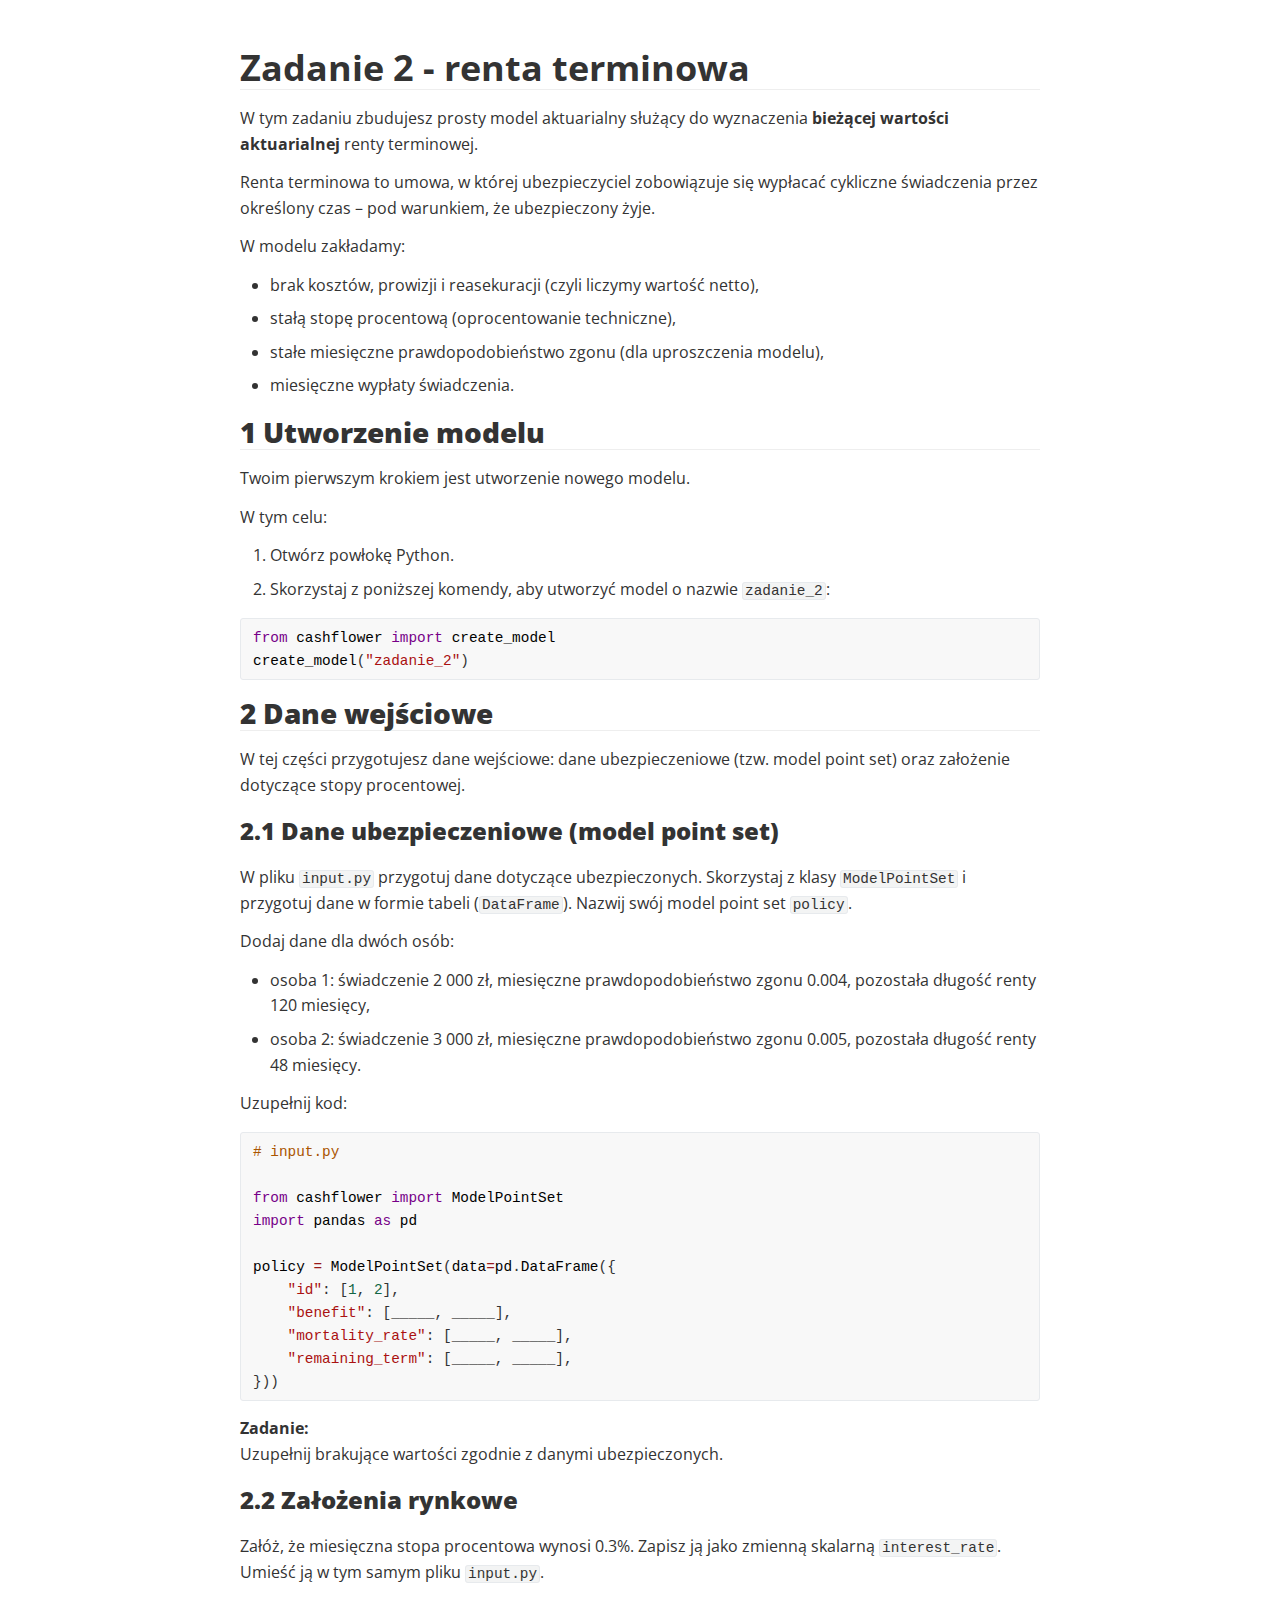
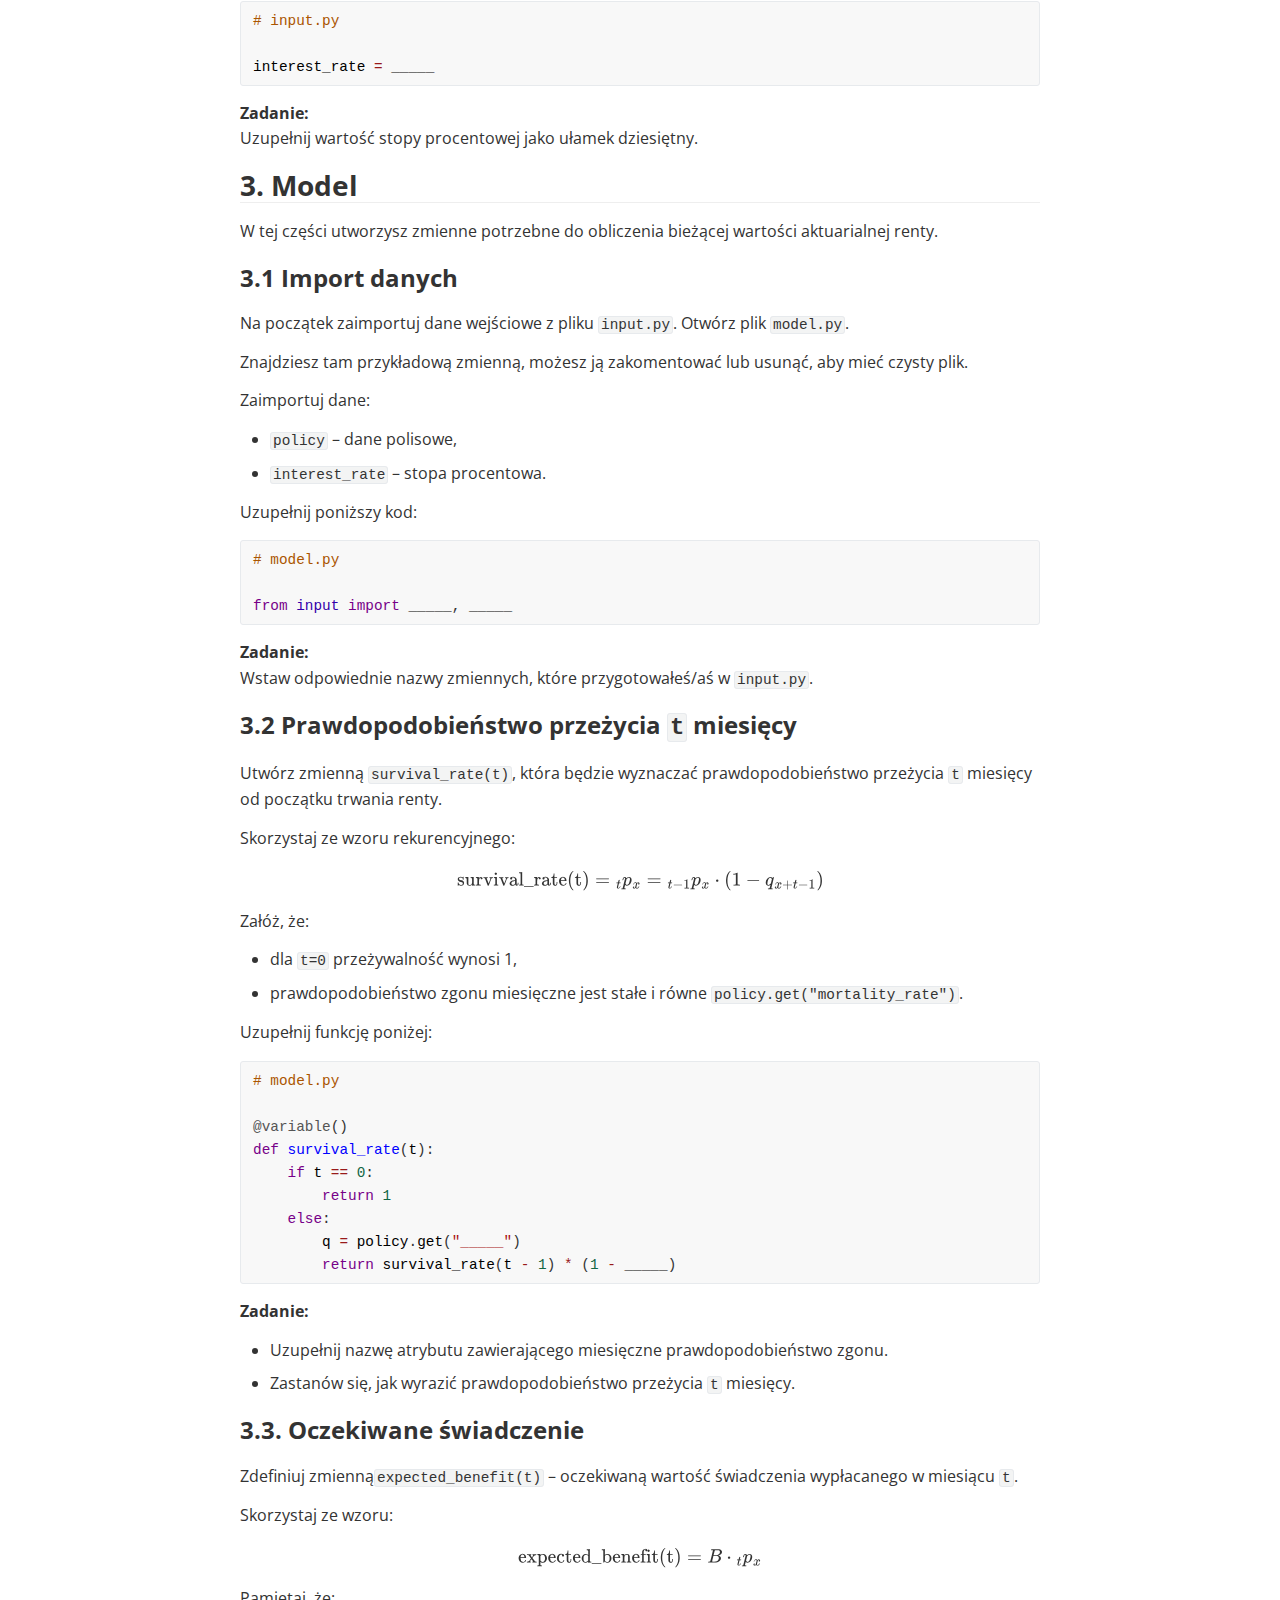
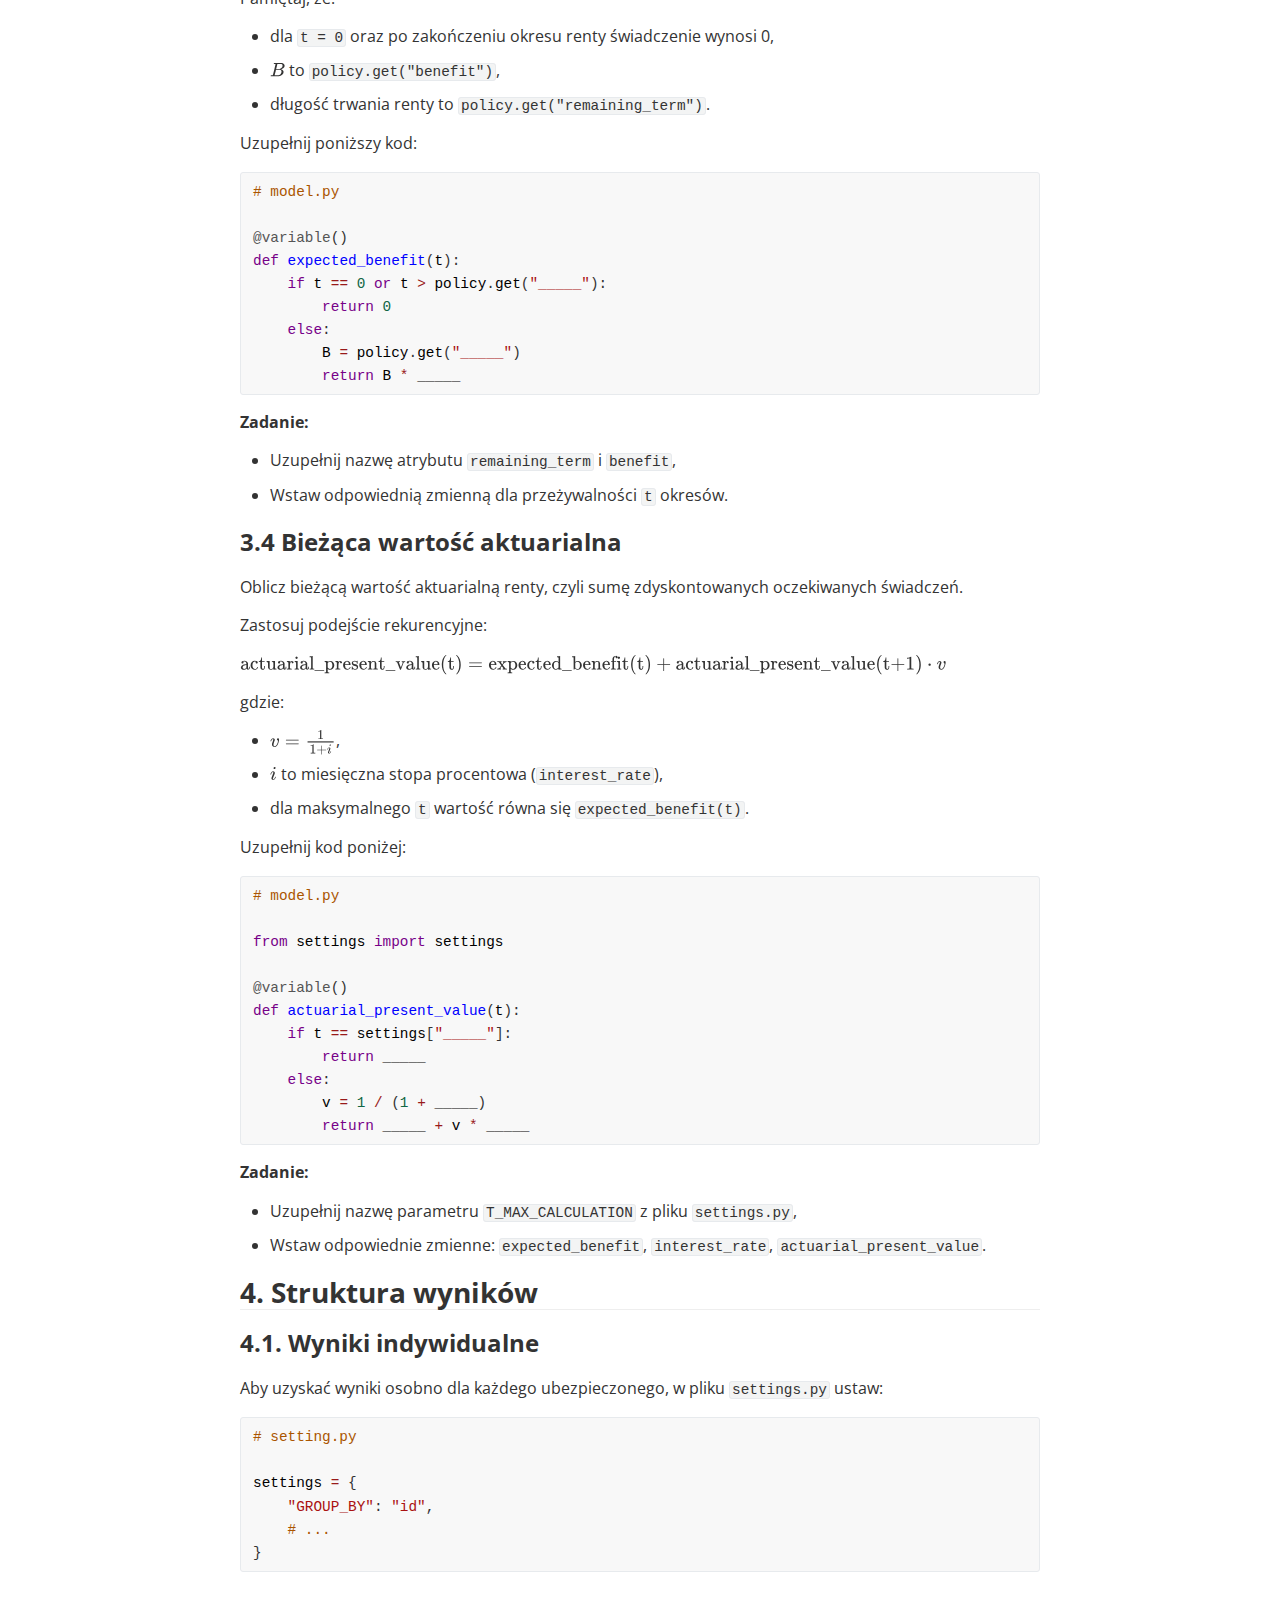
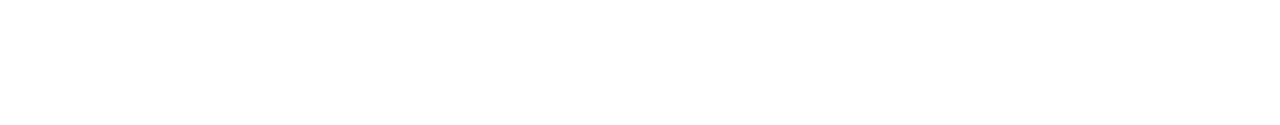
<file: webpage/zadanie_2.html>
<!doctype html>
<html>
<head>
<meta charset='UTF-8'><meta name='viewport' content='width=device-width initial-scale=1'>

<link href='https://fonts.googleapis.com/css?family=Open+Sans:400italic,700italic,700,400&subset=latin,latin-ext' rel='stylesheet' type='text/css' /><style type='text/css'>html {overflow-x: initial !important;}:root { --bg-color: #ffffff; --text-color: #333333; --select-text-bg-color: #B5D6FC; --select-text-font-color: auto; --monospace: "Lucida Console",Consolas,"Courier",monospace; --title-bar-height: 20px; }
.mac-os-11 { --title-bar-height: 28px; }
html { font-size: 14px; background-color: var(--bg-color); color: var(--text-color); font-family: "Helvetica Neue", Helvetica, Arial, sans-serif; -webkit-font-smoothing: antialiased; }
h1, h2, h3, h4, h5 { white-space: pre-wrap; }
body { margin: 0px; padding: 0px; height: auto; inset: 0px; font-size: 1rem; line-height: 1.42857; overflow-x: hidden; background: inherit; }
iframe { margin: auto; }
a.url { word-break: break-all; }
a:active, a:hover { outline: 0px; }
.in-text-selection, ::selection { text-shadow: none; background: var(--select-text-bg-color); color: var(--select-text-font-color); }
#write { margin: 0px auto; height: auto; width: inherit; word-break: normal; overflow-wrap: break-word; position: relative; white-space: normal; overflow-x: visible; padding-top: 36px; }
#write.first-line-indent p { text-indent: 2em; }
#write.first-line-indent li p, #write.first-line-indent p * { text-indent: 0px; }
#write.first-line-indent li { margin-left: 2em; }
.for-image #write { padding-left: 8px; padding-right: 8px; }
body.typora-export { padding-left: 30px; padding-right: 30px; }
.typora-export .footnote-line, .typora-export li, .typora-export p { white-space: pre-wrap; }
.typora-export .task-list-item input { pointer-events: none; }
@media screen and (max-width: 500px) {
  body.typora-export { padding-left: 0px; padding-right: 0px; }
  #write { padding-left: 20px; padding-right: 20px; }
}
#write li > figure:last-child { margin-bottom: 0.5rem; }
#write ol, #write ul { position: relative; }
img { max-width: 100%; vertical-align: middle; image-orientation: from-image; }
button, input, select, textarea { color: inherit; font: inherit; }
input[type="checkbox"], input[type="radio"] { line-height: normal; padding: 0px; }
*, ::after, ::before { box-sizing: border-box; }
#write h1, #write h2, #write h3, #write h4, #write h5, #write h6, #write p, #write pre { width: inherit; position: relative; }
#write svg h1, #write svg h2, #write svg h3, #write svg h4, #write svg h5, #write svg h6, #write svg p { position: static; }
p { line-height: inherit; }
h1, h2, h3, h4, h5, h6 { break-after: avoid-page; break-inside: avoid; orphans: 4; }
p { orphans: 4; }
h1 { font-size: 2rem; }
h2 { font-size: 1.8rem; }
h3 { font-size: 1.6rem; }
h4 { font-size: 1.4rem; }
h5 { font-size: 1.2rem; }
h6 { font-size: 1rem; }
.md-math-block, .md-rawblock, h1, h2, h3, h4, h5, h6, p { margin-top: 1rem; margin-bottom: 1rem; }
.hidden { display: none; }
.md-blockmeta { color: rgb(204, 204, 204); font-weight: 700; font-style: italic; }
a { cursor: pointer; }
sup.md-footnote { padding: 2px 4px; background-color: rgba(238, 238, 238, 0.7); color: rgb(85, 85, 85); border-radius: 4px; cursor: pointer; }
sup.md-footnote a, sup.md-footnote a:hover { color: inherit; text-transform: inherit; text-decoration: inherit; }
#write input[type="checkbox"] { cursor: pointer; width: inherit; height: inherit; }
figure { overflow-x: auto; margin: 1.2em 0px; max-width: calc(100% + 16px); padding: 0px; }
figure > table { margin: 0px; }
thead, tr { break-inside: avoid; break-after: auto; }
thead { display: table-header-group; }
table { border-collapse: collapse; border-spacing: 0px; width: 100%; overflow: auto; break-inside: auto; text-align: left; }
table.md-table td { min-width: 32px; }
.CodeMirror-gutters { border-right: 0px; background-color: inherit; }
.CodeMirror-linenumber { user-select: none; }
.CodeMirror { text-align: left; }
.CodeMirror-placeholder { opacity: 0.3; }
.CodeMirror pre { padding: 0px 4px; }
.CodeMirror-lines { padding: 0px; }
div.hr:focus { cursor: none; }
#write pre { white-space: pre-wrap; }
#write.fences-no-line-wrapping pre { white-space: pre; }
#write pre.ty-contain-cm { white-space: normal; }
.CodeMirror-gutters { margin-right: 4px; }
.md-fences { font-size: 0.9rem; display: block; break-inside: avoid; text-align: left; overflow: visible; white-space: pre; background: inherit; position: relative !important; }
.md-fences-adv-panel { width: 100%; margin-top: 10px; text-align: center; padding-top: 0px; padding-bottom: 8px; overflow-x: auto; }
#write .md-fences.mock-cm { white-space: pre-wrap; }
.md-fences.md-fences-with-lineno { padding-left: 0px; }
#write.fences-no-line-wrapping .md-fences.mock-cm { white-space: pre; overflow-x: auto; }
.md-fences.mock-cm.md-fences-with-lineno { padding-left: 8px; }
.CodeMirror-line, twitterwidget { break-inside: avoid; }
svg { break-inside: avoid; }
.footnotes { opacity: 0.8; font-size: 0.9rem; margin-top: 1em; margin-bottom: 1em; }
.footnotes + .footnotes { margin-top: 0px; }
.md-reset { margin: 0px; padding: 0px; border: 0px; outline: 0px; vertical-align: top; background: 0px 0px; text-decoration: none; text-shadow: none; float: none; position: static; width: auto; height: auto; white-space: nowrap; cursor: inherit; -webkit-tap-highlight-color: transparent; line-height: normal; font-weight: 400; text-align: left; box-sizing: content-box; direction: ltr; }
li div { padding-top: 0px; }
blockquote { margin: 1rem 0px; }
li .mathjax-block, li p { margin: 0.5rem 0px; }
li blockquote { margin: 1rem 0px; }
li { margin: 0px; position: relative; }
blockquote > :last-child { margin-bottom: 0px; }
blockquote > :first-child, li > :first-child { margin-top: 0px; }
.footnotes-area { color: rgb(136, 136, 136); margin-top: 0.714rem; padding-bottom: 0.143rem; white-space: normal; }
#write .footnote-line { white-space: pre-wrap; }
@media print {
  body, html { border: 1px solid transparent; height: 99%; break-after: avoid; break-before: avoid; font-variant-ligatures: no-common-ligatures; }
  #write { margin-top: 0px; border-color: transparent !important; padding-top: 0px !important; padding-bottom: 0px !important; }
  .typora-export * { -webkit-print-color-adjust: exact; }
  .typora-export #write { break-after: avoid; }
  .typora-export #write::after { height: 0px; }
  .is-mac table { break-inside: avoid; }
  #write > p:nth-child(1) { margin-top: 0px; }
  .typora-export-show-outline .typora-export-sidebar { display: none; }
  figure { overflow-x: visible; }
}
.footnote-line { margin-top: 0.714em; font-size: 0.7em; }
a img, img a { cursor: pointer; }
pre.md-meta-block { font-size: 0.8rem; min-height: 0.8rem; white-space: pre-wrap; background: rgb(204, 204, 204); display: block; overflow-x: hidden; }
p > .md-image:only-child:not(.md-img-error) img, p > img:only-child { display: block; margin: auto; }
#write.first-line-indent p > .md-image:only-child:not(.md-img-error) img { left: -2em; position: relative; }
p > .md-image:only-child { display: inline-block; width: 100%; }
#write .MathJax_Display { margin: 0.8em 0px 0px; }
.md-math-block { width: 100%; }
.md-math-block:not(:empty)::after { display: none; }
.MathJax_ref { fill: currentcolor; }
[contenteditable="true"]:active, [contenteditable="true"]:focus, [contenteditable="false"]:active, [contenteditable="false"]:focus { outline: 0px; box-shadow: none; }
.md-task-list-item { position: relative; list-style-type: none; }
.task-list-item.md-task-list-item { padding-left: 0px; }
.md-task-list-item > input { position: absolute; top: 0px; left: 0px; margin-left: -1.2em; margin-top: calc(1em - 10px); border: none; }
.math { font-size: 1rem; }
.md-toc { min-height: 3.58rem; position: relative; font-size: 0.9rem; border-radius: 10px; }
.md-toc-content { position: relative; margin-left: 0px; }
.md-toc-content::after, .md-toc::after { display: none; }
.md-toc-item { display: block; color: rgb(65, 131, 196); }
.md-toc-item a { text-decoration: none; }
.md-toc-inner:hover { text-decoration: underline; }
.md-toc-inner { display: inline-block; cursor: pointer; }
.md-toc-h1 .md-toc-inner { margin-left: 0px; font-weight: 700; }
.md-toc-h2 .md-toc-inner { margin-left: 2em; }
.md-toc-h3 .md-toc-inner { margin-left: 4em; }
.md-toc-h4 .md-toc-inner { margin-left: 6em; }
.md-toc-h5 .md-toc-inner { margin-left: 8em; }
.md-toc-h6 .md-toc-inner { margin-left: 10em; }
@media screen and (max-width: 48em) {
  .md-toc-h3 .md-toc-inner { margin-left: 3.5em; }
  .md-toc-h4 .md-toc-inner { margin-left: 5em; }
  .md-toc-h5 .md-toc-inner { margin-left: 6.5em; }
  .md-toc-h6 .md-toc-inner { margin-left: 8em; }
}
a.md-toc-inner { font-size: inherit; font-style: inherit; font-weight: inherit; line-height: inherit; }
.footnote-line a:not(.reversefootnote) { color: inherit; }
.reversefootnote { font-family: ui-monospace, sans-serif; }
.md-attr { display: none; }
.md-fn-count::after { content: "."; }
code, pre, samp, tt { font-family: var(--monospace); }
kbd { margin: 0px 0.1em; padding: 0.1em 0.6em; font-size: 0.8em; color: rgb(36, 39, 41); background: rgb(255, 255, 255); border: 1px solid rgb(173, 179, 185); border-radius: 3px; box-shadow: rgba(12, 13, 14, 0.2) 0px 1px 0px, rgb(255, 255, 255) 0px 0px 0px 2px inset; white-space: nowrap; vertical-align: middle; }
.md-comment { color: rgb(162, 127, 3); opacity: 0.6; font-family: var(--monospace); }
code { text-align: left; vertical-align: initial; }
a.md-print-anchor { white-space: pre !important; border-width: initial !important; border-style: none !important; border-color: initial !important; display: inline-block !important; position: absolute !important; width: 1px !important; right: 0px !important; outline: 0px !important; background: 0px 0px !important; text-decoration: initial !important; text-shadow: initial !important; }
.os-windows.monocolor-emoji .md-emoji { font-family: "Segoe UI Symbol", sans-serif; }
.md-diagram-panel > svg { max-width: 100%; }
[lang="flow"] svg, [lang="mermaid"] svg { max-width: 100%; height: auto; }
[lang="mermaid"] .node text { font-size: 1rem; }
table tr th { border-bottom: 0px; }
video { max-width: 100%; display: block; margin: 0px auto; }
iframe { max-width: 100%; width: 100%; border: none; }
.highlight td, .highlight tr { border: 0px; }
mark { background: rgb(255, 255, 0); color: rgb(0, 0, 0); }
.md-html-inline .md-plain, .md-html-inline strong, mark .md-inline-math, mark strong { color: inherit; }
.md-expand mark .md-meta { opacity: 0.3 !important; }
mark .md-meta { color: rgb(0, 0, 0); }
@media print {
  .typora-export h1, .typora-export h2, .typora-export h3, .typora-export h4, .typora-export h5, .typora-export h6 { break-inside: avoid; }
}
.md-diagram-panel .messageText { stroke: none !important; }
.md-diagram-panel .start-state { fill: var(--node-fill); }
.md-diagram-panel .edgeLabel rect { opacity: 1 !important; }
.md-fences.md-fences-math { font-size: 1em; }
.md-fences-advanced:not(.md-focus) { padding: 0px; white-space: nowrap; border: 0px; }
.md-fences-advanced:not(.md-focus) { background: inherit; }
.mermaid-svg { margin: auto; }
.typora-export-show-outline .typora-export-content { max-width: 1440px; margin: auto; display: flex; flex-direction: row; }
.typora-export-sidebar { width: 300px; font-size: 0.8rem; margin-top: 80px; margin-right: 18px; }
.typora-export-show-outline #write { --webkit-flex: 2; flex: 2 1 0%; }
.typora-export-sidebar .outline-content { position: fixed; top: 0px; max-height: 100%; overflow: hidden auto; padding-bottom: 30px; padding-top: 60px; width: 300px; }
@media screen and (max-width: 1024px) {
  .typora-export-sidebar, .typora-export-sidebar .outline-content { width: 240px; }
}
@media screen and (max-width: 800px) {
  .typora-export-sidebar { display: none; }
}
.outline-content li, .outline-content ul { margin-left: 0px; margin-right: 0px; padding-left: 0px; padding-right: 0px; list-style: none; overflow-wrap: anywhere; }
.outline-content ul { margin-top: 0px; margin-bottom: 0px; }
.outline-content strong { font-weight: 400; }
.outline-expander { width: 1rem; height: 1.42857rem; position: relative; display: table-cell; vertical-align: middle; cursor: pointer; padding-left: 4px; }
.outline-expander::before { content: ""; position: relative; font-family: Ionicons; display: inline-block; font-size: 8px; vertical-align: middle; }
.outline-item { padding-top: 3px; padding-bottom: 3px; cursor: pointer; }
.outline-expander:hover::before { content: ""; }
.outline-h1 > .outline-item { padding-left: 0px; }
.outline-h2 > .outline-item { padding-left: 1em; }
.outline-h3 > .outline-item { padding-left: 2em; }
.outline-h4 > .outline-item { padding-left: 3em; }
.outline-h5 > .outline-item { padding-left: 4em; }
.outline-h6 > .outline-item { padding-left: 5em; }
.outline-label { cursor: pointer; display: table-cell; vertical-align: middle; text-decoration: none; color: inherit; }
.outline-label:hover { text-decoration: underline; }
.outline-item:hover { border-color: rgb(245, 245, 245); background-color: var(--item-hover-bg-color); }
.outline-item:hover { margin-left: -28px; margin-right: -28px; border-left: 28px solid transparent; border-right: 28px solid transparent; }
.outline-item-single .outline-expander::before, .outline-item-single .outline-expander:hover::before { display: none; }
.outline-item-open > .outline-item > .outline-expander::before { content: ""; }
.outline-children { display: none; }
.info-panel-tab-wrapper { display: none; }
.outline-item-open > .outline-children { display: block; }
.typora-export .outline-item { padding-top: 1px; padding-bottom: 1px; }
.typora-export .outline-item:hover { margin-right: -8px; border-right: 8px solid transparent; }
.typora-export .outline-expander::before { content: "+"; font-family: inherit; top: -1px; }
.typora-export .outline-expander:hover::before, .typora-export .outline-item-open > .outline-item > .outline-expander::before { content: "−"; }
.typora-export-collapse-outline .outline-children { display: none; }
.typora-export-collapse-outline .outline-item-open > .outline-children, .typora-export-no-collapse-outline .outline-children { display: block; }
.typora-export-no-collapse-outline .outline-expander::before { content: "" !important; }
.typora-export-show-outline .outline-item-active > .outline-item .outline-label { font-weight: 700; }
.md-inline-math-container mjx-container { zoom: 0.95; }
mjx-container { break-inside: avoid; }
.md-alert.md-alert-note { border-left-color: rgb(9, 105, 218); }
.md-alert.md-alert-important { border-left-color: rgb(130, 80, 223); }
.md-alert.md-alert-warning { border-left-color: rgb(154, 103, 0); }
.md-alert.md-alert-tip { border-left-color: rgb(31, 136, 61); }
.md-alert.md-alert-caution { border-left-color: rgb(207, 34, 46); }
.md-alert { padding: 0px 1em; margin-bottom: 16px; color: inherit; border-left: 0.25em solid rgb(0, 0, 0); }
.md-alert-text-note { color: rgb(9, 105, 218); }
.md-alert-text-important { color: rgb(130, 80, 223); }
.md-alert-text-warning { color: rgb(154, 103, 0); }
.md-alert-text-tip { color: rgb(31, 136, 61); }
.md-alert-text-caution { color: rgb(207, 34, 46); }
.md-alert-text { font-size: 0.9rem; font-weight: 700; }
.md-alert-text svg { fill: currentcolor; position: relative; top: 0.125em; margin-right: 1ch; overflow: visible; }
.md-alert-text-container::after { content: attr(data-text); text-transform: capitalize; pointer-events: none; margin-right: 1ch; }


.CodeMirror { height: auto; }
.CodeMirror.cm-s-inner { background: inherit; }
.CodeMirror-scroll { overflow: auto hidden; z-index: 3; }
.CodeMirror-gutter-filler, .CodeMirror-scrollbar-filler { background-color: rgb(255, 255, 255); }
.CodeMirror-gutters { border-right: 1px solid rgb(221, 221, 221); background: inherit; white-space: nowrap; }
.CodeMirror-linenumber { padding: 0px 3px 0px 5px; text-align: right; color: rgb(153, 153, 153); }
.cm-s-inner .cm-keyword { color: rgb(119, 0, 136); }
.cm-s-inner .cm-atom, .cm-s-inner.cm-atom { color: rgb(34, 17, 153); }
.cm-s-inner .cm-number { color: rgb(17, 102, 68); }
.cm-s-inner .cm-def { color: rgb(0, 0, 255); }
.cm-s-inner .cm-variable { color: rgb(0, 0, 0); }
.cm-s-inner .cm-variable-2 { color: rgb(0, 85, 170); }
.cm-s-inner .cm-variable-3 { color: rgb(0, 136, 85); }
.cm-s-inner .cm-string { color: rgb(170, 17, 17); }
.cm-s-inner .cm-property { color: rgb(0, 0, 0); }
.cm-s-inner .cm-operator { color: rgb(152, 26, 26); }
.cm-s-inner .cm-comment, .cm-s-inner.cm-comment { color: rgb(170, 85, 0); }
.cm-s-inner .cm-string-2 { color: rgb(255, 85, 0); }
.cm-s-inner .cm-meta { color: rgb(85, 85, 85); }
.cm-s-inner .cm-qualifier { color: rgb(85, 85, 85); }
.cm-s-inner .cm-builtin { color: rgb(51, 0, 170); }
.cm-s-inner .cm-bracket { color: rgb(153, 153, 119); }
.cm-s-inner .cm-tag { color: rgb(17, 119, 0); }
.cm-s-inner .cm-attribute { color: rgb(0, 0, 204); }
.cm-s-inner .cm-header, .cm-s-inner.cm-header { color: rgb(0, 0, 255); }
.cm-s-inner .cm-quote, .cm-s-inner.cm-quote { color: rgb(0, 153, 0); }
.cm-s-inner .cm-hr, .cm-s-inner.cm-hr { color: rgb(153, 153, 153); }
.cm-s-inner .cm-link, .cm-s-inner.cm-link { color: rgb(0, 0, 204); }
.cm-negative { color: rgb(221, 68, 68); }
.cm-positive { color: rgb(34, 153, 34); }
.cm-header, .cm-strong { font-weight: 700; }
.cm-del { text-decoration: line-through; }
.cm-em { font-style: italic; }
.cm-link { text-decoration: underline; }
.cm-error { color: red; }
.cm-invalidchar { color: red; }
.cm-constant { color: rgb(38, 139, 210); }
.cm-defined { color: rgb(181, 137, 0); }
div.CodeMirror span.CodeMirror-matchingbracket { color: rgb(0, 255, 0); }
div.CodeMirror span.CodeMirror-nonmatchingbracket { color: rgb(255, 34, 34); }
.cm-s-inner .CodeMirror-activeline-background { background: inherit; }
.CodeMirror { position: relative; overflow: hidden; }
.CodeMirror-scroll { height: 100%; outline: 0px; position: relative; box-sizing: content-box; background: inherit; }
.CodeMirror-sizer { position: relative; }
.CodeMirror-gutter-filler, .CodeMirror-hscrollbar, .CodeMirror-scrollbar-filler, .CodeMirror-vscrollbar { position: absolute; z-index: 6; display: none; outline: 0px; }
.CodeMirror-vscrollbar { right: 0px; top: 0px; overflow: hidden; }
.CodeMirror-hscrollbar { bottom: 0px; left: 0px; overflow: auto hidden; }
.CodeMirror-scrollbar-filler { right: 0px; bottom: 0px; }
.CodeMirror-gutter-filler { left: 0px; bottom: 0px; }
.CodeMirror-gutters { position: absolute; left: 0px; top: 0px; padding-bottom: 10px; z-index: 3; overflow-y: hidden; }
.CodeMirror-gutter { white-space: normal; height: 100%; box-sizing: content-box; padding-bottom: 30px; margin-bottom: -32px; display: inline-block; }
.CodeMirror-gutter-wrapper { position: absolute; z-index: 4; background: 0px 0px !important; border: none !important; }
.CodeMirror-gutter-background { position: absolute; top: 0px; bottom: 0px; z-index: 4; }
.CodeMirror-gutter-elt { position: absolute; cursor: default; z-index: 4; }
.CodeMirror-lines { cursor: text; }
.CodeMirror pre { border-radius: 0px; border-width: 0px; background: 0px 0px; font-family: inherit; font-size: inherit; margin: 0px; white-space: pre; overflow-wrap: normal; color: inherit; z-index: 2; position: relative; overflow: visible; }
.CodeMirror-wrap pre { overflow-wrap: break-word; white-space: pre-wrap; word-break: normal; }
.CodeMirror-code pre { border-right: 30px solid transparent; width: fit-content; }
.CodeMirror-wrap .CodeMirror-code pre { border-right: none; width: auto; }
.CodeMirror-linebackground { position: absolute; inset: 0px; z-index: 0; }
.CodeMirror-linewidget { position: relative; z-index: 2; overflow: auto; }
.CodeMirror-wrap .CodeMirror-scroll { overflow-x: hidden; }
.CodeMirror-measure { position: absolute; width: 100%; height: 0px; overflow: hidden; visibility: hidden; }
.CodeMirror-measure pre { position: static; }
.CodeMirror div.CodeMirror-cursor { position: absolute; visibility: hidden; border-right: none; width: 0px; }
.CodeMirror div.CodeMirror-cursor { visibility: hidden; }
.CodeMirror-focused div.CodeMirror-cursor { visibility: inherit; }
.cm-searching { background: rgba(255, 255, 0, 0.4); }
span.cm-underlined { text-decoration: underline; }
span.cm-strikethrough { text-decoration: line-through; }
.cm-tw-syntaxerror { color: rgb(255, 255, 255); background-color: rgb(153, 0, 0); }
.cm-tw-deleted { text-decoration: line-through; }
.cm-tw-header5 { font-weight: 700; }
.cm-tw-listitem:first-child { padding-left: 10px; }
.cm-tw-box { border-style: solid; border-right-width: 1px; border-bottom-width: 1px; border-left-width: 1px; border-color: inherit; border-top-width: 0px !important; }
.cm-tw-underline { text-decoration: underline; }
@media print {
  .CodeMirror div.CodeMirror-cursor { visibility: hidden; }
}


:root {
    --side-bar-bg-color: #fafafa;
    --control-text-color: #777;
}

@include-when-export url(https://fonts.googleapis.com/css?family=Open+Sans:400italic,700italic,700,400&subset=latin,latin-ext);

/* open-sans-regular - latin-ext_latin */
  /* open-sans-italic - latin-ext_latin */
    /* open-sans-700 - latin-ext_latin */
    /* open-sans-700italic - latin-ext_latin */
  html {
    font-size: 16px;
    -webkit-font-smoothing: antialiased;
}

body {
    font-family: "Open Sans","Clear Sans", "Helvetica Neue", Helvetica, Arial, 'Segoe UI Emoji', sans-serif;
    color: rgb(51, 51, 51);
    line-height: 1.6;
}

#write {
    max-width: 860px;
  	margin: 0 auto;
  	padding: 30px;
    padding-bottom: 100px;
}

@media only screen and (min-width: 1400px) {
	#write {
		max-width: 1024px;
	}
}

@media only screen and (min-width: 1800px) {
	#write {
		max-width: 1200px;
	}
}

#write > ul:first-child,
#write > ol:first-child{
    margin-top: 30px;
}

a {
    color: #4183C4;
}
h1,
h2,
h3,
h4,
h5,
h6 {
    position: relative;
    margin-top: 1rem;
    margin-bottom: 1rem;
    font-weight: bold;
    line-height: 1.4;
    cursor: text;
}
h1:hover a.anchor,
h2:hover a.anchor,
h3:hover a.anchor,
h4:hover a.anchor,
h5:hover a.anchor,
h6:hover a.anchor {
    text-decoration: none;
}
h1 tt,
h1 code {
    font-size: inherit;
}
h2 tt,
h2 code {
    font-size: inherit;
}
h3 tt,
h3 code {
    font-size: inherit;
}
h4 tt,
h4 code {
    font-size: inherit;
}
h5 tt,
h5 code {
    font-size: inherit;
}
h6 tt,
h6 code {
    font-size: inherit;
}
h1 {
    font-size: 2.25em;
    line-height: 1.2;
    border-bottom: 1px solid #eee;
}
h2 {
    font-size: 1.75em;
    line-height: 1.225;
    border-bottom: 1px solid #eee;
}

/*@media print {
    .typora-export h1,
    .typora-export h2 {
        border-bottom: none;
        padding-bottom: initial;
    }

    .typora-export h1::after,
    .typora-export h2::after {
        content: "";
        display: block;
        height: 100px;
        margin-top: -96px;
        border-top: 1px solid #eee;
    }
}*/

h3 {
    font-size: 1.5em;
    line-height: 1.43;
}
h4 {
    font-size: 1.25em;
}
h5 {
    font-size: 1em;
}
h6 {
   font-size: 1em;
    color: #777;
}
p,
blockquote,
ul,
ol,
dl,
table{
    margin: 0.8em 0;
}
li>ol,
li>ul {
    margin: 0 0;
}
hr {
    height: 2px;
    padding: 0;
    margin: 16px 0;
    background-color: #e7e7e7;
    border: 0 none;
    overflow: hidden;
    box-sizing: content-box;
}

li p.first {
    display: inline-block;
}
ul,
ol {
    padding-left: 30px;
}
ul:first-child,
ol:first-child {
    margin-top: 0;
}
ul:last-child,
ol:last-child {
    margin-bottom: 0;
}
blockquote {
    border-left: 4px solid #dfe2e5;
    padding: 0 15px;
    color: #777777;
}
blockquote blockquote {
    padding-right: 0;
}
table {
    padding: 0;
    word-break: initial;
}
table tr {
    border: 1px solid #dfe2e5;
    margin: 0;
    padding: 0;
}
table tr:nth-child(2n),
thead {
    background-color: #f8f8f8;
}
table th {
    font-weight: bold;
    border: 1px solid #dfe2e5;
    border-bottom: 0;
    margin: 0;
    padding: 6px 13px;
}
table td {
    border: 1px solid #dfe2e5;
    margin: 0;
    padding: 6px 13px;
}
table th:first-child,
table td:first-child {
    margin-top: 0;
}
table th:last-child,
table td:last-child {
    margin-bottom: 0;
}

.CodeMirror-lines {
    padding-left: 4px;
}

.code-tooltip {
    box-shadow: 0 1px 1px 0 rgba(0,28,36,.3);
    border-top: 1px solid #eef2f2;
}

.md-fences,
code,
tt {
    border: 1px solid #e7eaed;
    background-color: #f8f8f8;
    border-radius: 3px;
    padding: 0;
    padding: 2px 4px 0px 4px;
    font-size: 0.9em;
}

code {
    background-color: #f3f4f4;
    padding: 0 2px 0 2px;
}

.md-fences {
    margin-bottom: 15px;
    margin-top: 15px;
    padding-top: 8px;
    padding-bottom: 6px;
}


.md-task-list-item > input {
  margin-left: -1.3em;
}

@media print {
    html {
        font-size: 13px;
    }
    pre {
        page-break-inside: avoid;
        word-wrap: break-word;
    }
}

.md-fences {
	background-color: #f8f8f8;
}
#write pre.md-meta-block {
	padding: 1rem;
    font-size: 85%;
    line-height: 1.45;
    background-color: #f7f7f7;
    border: 0;
    border-radius: 3px;
    color: #777777;
    margin-top: 0 !important;
}

.mathjax-block>.code-tooltip {
	bottom: .375rem;
}

.md-mathjax-midline {
    background: #fafafa;
}

#write>h3.md-focus:before{
	left: -1.5625rem;
	top: .375rem;
}
#write>h4.md-focus:before{
	left: -1.5625rem;
	top: .285714286rem;
}
#write>h5.md-focus:before{
	left: -1.5625rem;
	top: .285714286rem;
}
#write>h6.md-focus:before{
	left: -1.5625rem;
	top: .285714286rem;
}
.md-image>.md-meta {
    /*border: 1px solid #ddd;*/
    border-radius: 3px;
    padding: 2px 0px 0px 4px;
    font-size: 0.9em;
    color: inherit;
}

.md-tag {
    color: #a7a7a7;
    opacity: 1;
}

.md-toc { 
    margin-top:20px;
    padding-bottom:20px;
}

.sidebar-tabs {
    border-bottom: none;
}

#typora-quick-open {
    border: 1px solid #ddd;
    background-color: #f8f8f8;
}

#typora-quick-open-item {
    background-color: #FAFAFA;
    border-color: #FEFEFE #e5e5e5 #e5e5e5 #eee;
    border-style: solid;
    border-width: 1px;
}

/** focus mode */
.on-focus-mode blockquote {
    border-left-color: rgba(85, 85, 85, 0.12);
}

header, .context-menu, .megamenu-content, footer{
    font-family: "Segoe UI", "Arial", sans-serif;
}

.file-node-content:hover .file-node-icon,
.file-node-content:hover .file-node-open-state{
    visibility: visible;
}

.mac-seamless-mode #typora-sidebar {
    background-color: #fafafa;
    background-color: var(--side-bar-bg-color);
}

.mac-os #write{
    caret-color: AccentColor;
}

.md-lang {
    color: #b4654d;
}

/*.html-for-mac {
    --item-hover-bg-color: #E6F0FE;
}*/

#md-notification .btn {
    border: 0;
}

.dropdown-menu .divider {
    border-color: #e5e5e5;
    opacity: 0.4;
}

.ty-preferences .window-content {
    background-color: #fafafa;
}

.ty-preferences .nav-group-item.active {
    color: white;
    background: #999;
}

.menu-item-container a.menu-style-btn {
    background-color: #f5f8fa;
    background-image: linear-gradient( 180deg , hsla(0, 0%, 100%, 0.8), hsla(0, 0%, 100%, 0)); 
}



mjx-container[jax="SVG"] {
  direction: ltr;
}

mjx-container[jax="SVG"] > svg {
  overflow: visible;
  min-height: 1px;
  min-width: 1px;
}

mjx-container[jax="SVG"] > svg a {
  fill: blue;
  stroke: blue;
}

mjx-assistive-mml {
  position: absolute !important;
  top: 0px;
  left: 0px;
  clip: rect(1px, 1px, 1px, 1px);
  padding: 1px 0px 0px 0px !important;
  border: 0px !important;
  display: block !important;
  width: auto !important;
  overflow: hidden !important;
  -webkit-touch-callout: none;
  -webkit-user-select: none;
  -khtml-user-select: none;
  -moz-user-select: none;
  -ms-user-select: none;
  user-select: none;
}

mjx-assistive-mml[display="block"] {
  width: 100% !important;
}

mjx-container[jax="SVG"][display="true"] {
  display: block;
  text-align: center;
  margin: 1em 0;
}

mjx-container[jax="SVG"][display="true"][width="full"] {
  display: flex;
}

mjx-container[jax="SVG"][justify="left"] {
  text-align: left;
}

mjx-container[jax="SVG"][justify="right"] {
  text-align: right;
}

g[data-mml-node="merror"] > g {
  fill: red;
  stroke: red;
}

g[data-mml-node="merror"] > rect[data-background] {
  fill: yellow;
  stroke: none;
}

g[data-mml-node="mtable"] > line[data-line], svg[data-table] > g > line[data-line] {
  stroke-width: 70px;
  fill: none;
}

g[data-mml-node="mtable"] > rect[data-frame], svg[data-table] > g > rect[data-frame] {
  stroke-width: 70px;
  fill: none;
}

g[data-mml-node="mtable"] > .mjx-dashed, svg[data-table] > g > .mjx-dashed {
  stroke-dasharray: 140;
}

g[data-mml-node="mtable"] > .mjx-dotted, svg[data-table] > g > .mjx-dotted {
  stroke-linecap: round;
  stroke-dasharray: 0,140;
}

g[data-mml-node="mtable"] > g > svg {
  overflow: visible;
}

[jax="SVG"] mjx-tool {
  display: inline-block;
  position: relative;
  width: 0;
  height: 0;
}

[jax="SVG"] mjx-tool > mjx-tip {
  position: absolute;
  top: 0;
  left: 0;
}

mjx-tool > mjx-tip {
  display: inline-block;
  padding: .2em;
  border: 1px solid #888;
  font-size: 70%;
  background-color: #F8F8F8;
  color: black;
  box-shadow: 2px 2px 5px #AAAAAA;
}

g[data-mml-node="maction"][data-toggle] {
  cursor: pointer;
}

mjx-status {
  display: block;
  position: fixed;
  left: 1em;
  bottom: 1em;
  min-width: 25%;
  padding: .2em .4em;
  border: 1px solid #888;
  font-size: 90%;
  background-color: #F8F8F8;
  color: black;
}

foreignObject[data-mjx-xml] {
  font-family: initial;
  line-height: normal;
  overflow: visible;
}

mjx-container[jax="SVG2"] path[data-c], mjx-container[jax="SVG2"] use[data-c] {
  stroke-width: 3;
}

g[data-mml-node="xypic"] path {
  stroke-width: inherit;
}

.MathJax g[data-mml-node="xypic"] path {
  stroke-width: inherit;
}
mjx-container[jax="SVG"] path[data-c], mjx-container[jax="SVG"] use[data-c] {
							stroke-width: 0;
						}
</style><title>05_Zadanie_2_Renta terminowa</title>
</head>
<body class='typora-export os-windows'><div class='typora-export-content'>
<div id='write'  class=''><h1 id='zadanie-2---renta-terminowa'><span>Zadanie 2 - renta terminowa</span></h1><p><span>W tym zadaniu zbudujesz prosty model aktuarialny służący do wyznaczenia </span><strong><span>bieżącej wartości aktuarialnej</span></strong><span> renty terminowej.</span></p><p><span>Renta terminowa to umowa, w której ubezpieczyciel zobowiązuje się wypłacać cykliczne świadczenia przez określony czas – pod warunkiem, że ubezpieczony żyje.</span></p><p><span>W modelu zakładamy:</span></p><ul><li><p><span>brak kosztów, prowizji i reasekuracji (czyli liczymy wartość netto),</span></p></li><li><p><span>stałą stopę procentową (oprocentowanie techniczne),</span></p></li><li><p><span>stałe miesięczne prawdopodobieństwo zgonu (dla uproszczenia modelu),</span></p></li><li><p><span>miesięczne wypłaty świadczenia.</span></p></li></ul><h2 id='1-utworzenie-modelu'><strong><span>1 Utworzenie modelu</span></strong></h2><p><span>Twoim pierwszym krokiem jest utworzenie nowego modelu.</span></p><p><span>W tym celu:</span></p><ol start='' ><li><p><span>Otwórz powłokę Python.</span></p></li><li><p><span>Skorzystaj z poniższej komendy, aby utworzyć model o nazwie </span><code>zadanie_2</code><span>:</span></p></li></ol><pre class="md-fences md-end-block ty-contain-cm modeLoaded" spellcheck="false" lang="python"><div class="CodeMirror cm-s-inner cm-s-null-scroll CodeMirror-wrap" lang="python"><div style="overflow: hidden; position: relative; width: 3px; height: 0px; top: 9.51786px; left: 8.00002px;"><textarea autocorrect="off" autocapitalize="off" spellcheck="false" tabindex="0" style="position: absolute; bottom: -1em; padding: 0px; width: 1000px; height: 1em; outline: none;"></textarea></div><div class="CodeMirror-scrollbar-filler" cm-not-content="true"></div><div class="CodeMirror-gutter-filler" cm-not-content="true"></div><div class="CodeMirror-scroll" tabindex="-1"><div class="CodeMirror-sizer" style="margin-left: 0px; margin-bottom: 0px; border-right-width: 0px; padding-right: 0px; padding-bottom: 0px;"><div style="position: relative; top: 0px;"><div class="CodeMirror-lines" role="presentation"><div role="presentation" style="position: relative; outline: none;"><div class="CodeMirror-measure"></div><div class="CodeMirror-measure"></div><div style="position: relative; z-index: 1;"></div><div class="CodeMirror-code" role="presentation"><div class="CodeMirror-activeline" style="position: relative;"><div class="CodeMirror-activeline-background CodeMirror-linebackground"></div><div class="CodeMirror-gutter-background CodeMirror-activeline-gutter" style="left: 0px; width: 0px;"></div><pre class=" CodeMirror-line " role="presentation"><span role="presentation" style="padding-right: 0.1px;"><span class="cm-keyword">from</span> <span class="cm-variable">cashflower</span> <span class="cm-keyword">import</span> <span class="cm-variable">create_model</span></span></pre></div><pre class=" CodeMirror-line " role="presentation"><span role="presentation" style="padding-right: 0.1px;"><span class="cm-variable">create_model</span>(<span class="cm-string">"zadanie_2"</span>)</span></pre></div></div></div></div></div><div style="position: absolute; height: 0px; width: 1px; border-bottom: 0px solid transparent; top: 46px;"></div><div class="CodeMirror-gutters" style="display: none; height: 46px;"></div></div></div></pre><h2 id='2-dane-wejściowe'><strong><span>2 Dane wejściowe</span></strong></h2><p><span>W tej części przygotujesz dane wejściowe: dane ubezpieczeniowe (tzw. model point set) oraz założenie dotyczące stopy procentowej.</span></p><h3 id='21-dane-ubezpieczeniowe-model-point-set'><strong><span>2.1 Dane ubezpieczeniowe (model point set)</span></strong></h3><p><span>W pliku </span><code>input.py</code><span> przygotuj dane dotyczące ubezpieczonych. Skorzystaj z klasy </span><code>ModelPointSet</code><span> i przygotuj dane w formie tabeli (</span><code>DataFrame</code><span>). Nazwij swój model point set </span><code>policy</code><span>.</span></p><p><span>Dodaj dane dla dwóch osób:</span></p><ul><li><p><span>osoba 1: świadczenie 2 000 zł, miesięczne prawdopodobieństwo zgonu 0.004, pozostała długość renty 120 miesięcy,</span></p></li><li><p><span>osoba 2: świadczenie 3 000 zł, miesięczne prawdopodobieństwo zgonu 0.005, pozostała długość renty 48 miesięcy.</span></p></li></ul><p><span>Uzupełnij kod:</span></p><pre class="md-fences md-end-block ty-contain-cm modeLoaded" spellcheck="false" lang="python"><div class="CodeMirror cm-s-inner cm-s-null-scroll CodeMirror-wrap" lang="python"><div style="overflow: hidden; position: relative; width: 3px; height: 0px; top: 9.51786px; left: 8.00002px;"><textarea autocorrect="off" autocapitalize="off" spellcheck="false" tabindex="0" style="position: absolute; bottom: -1em; padding: 0px; width: 1000px; height: 1em; outline: none;"></textarea></div><div class="CodeMirror-scrollbar-filler" cm-not-content="true"></div><div class="CodeMirror-gutter-filler" cm-not-content="true"></div><div class="CodeMirror-scroll" tabindex="-1"><div class="CodeMirror-sizer" style="margin-left: 0px; margin-bottom: 0px; border-right-width: 0px; padding-right: 0px; padding-bottom: 0px;"><div style="position: relative; top: 0px;"><div class="CodeMirror-lines" role="presentation"><div role="presentation" style="position: relative; outline: none;"><div class="CodeMirror-measure"><span><span>​</span>x</span></div><div class="CodeMirror-measure"></div><div style="position: relative; z-index: 1;"></div><div class="CodeMirror-code" role="presentation" style=""><div class="CodeMirror-activeline" style="position: relative;"><div class="CodeMirror-activeline-background CodeMirror-linebackground"></div><div class="CodeMirror-gutter-background CodeMirror-activeline-gutter" style="left: 0px; width: 0px;"></div><pre class=" CodeMirror-line " role="presentation"><span role="presentation" style="padding-right: 0.1px;"><span class="cm-comment"># input.py</span></span></pre></div><pre class=" CodeMirror-line " role="presentation"><span role="presentation" style="padding-right: 0.1px;"><span cm-text="" cm-zwsp="">
</span></span></pre><pre class=" CodeMirror-line " role="presentation"><span role="presentation" style="padding-right: 0.1px;"><span class="cm-keyword">from</span> <span class="cm-variable">cashflower</span> <span class="cm-keyword">import</span> <span class="cm-variable">ModelPointSet</span></span></pre><pre class=" CodeMirror-line " role="presentation"><span role="presentation" style="padding-right: 0.1px;"><span class="cm-keyword">import</span> <span class="cm-variable">pandas</span> <span class="cm-keyword">as</span> <span class="cm-variable">pd</span></span></pre><pre class=" CodeMirror-line " role="presentation"><span role="presentation" style="padding-right: 0.1px;"><span cm-text="" cm-zwsp="">
</span></span></pre><pre class=" CodeMirror-line " role="presentation"><span role="presentation" style="padding-right: 0.1px;"><span class="cm-variable">policy</span> <span class="cm-operator">=</span> <span class="cm-variable">ModelPointSet</span>(<span class="cm-variable">data</span><span class="cm-operator">=</span><span class="cm-variable">pd</span>.<span class="cm-property">DataFrame</span>({</span></pre><pre class=" CodeMirror-line " role="presentation"><span role="presentation" style="padding-right: 0.1px;"> &nbsp; &nbsp;<span class="cm-string">"id"</span>: [<span class="cm-number">1</span>, <span class="cm-number">2</span>],</span></pre><pre class=" CodeMirror-line " role="presentation"><span role="presentation" style="padding-right: 0.1px;"> &nbsp; &nbsp;<span class="cm-string">"benefit"</span>: [<span class="cm-variable">_____</span>, <span class="cm-variable">_____</span>],</span></pre><pre class=" CodeMirror-line " role="presentation"><span role="presentation" style="padding-right: 0.1px;"> &nbsp; &nbsp;<span class="cm-string">"mortality_rate"</span>: [<span class="cm-variable">_____</span>, <span class="cm-variable">_____</span>],</span></pre><pre class=" CodeMirror-line " role="presentation"><span role="presentation" style="padding-right: 0.1px;"> &nbsp; &nbsp;<span class="cm-string">"remaining_term"</span>: [<span class="cm-variable">_____</span>, <span class="cm-variable">_____</span>],</span></pre><pre class=" CodeMirror-line " role="presentation"><span role="presentation" style="padding-right: 0.1px;">}))</span></pre></div></div></div></div></div><div style="position: absolute; height: 0px; width: 1px; border-bottom: 0px solid transparent; top: 253px;"></div><div class="CodeMirror-gutters" style="display: none; height: 253px;"></div></div></div></pre><p><strong><span>Zadanie:</span></strong><span> </span>
<span>Uzupełnij brakujące wartości zgodnie z danymi ubezpieczonych.</span></p><h3 id='22-założenia-rynkowe'><strong><span>2.2 Założenia rynkowe</span></strong></h3><p><span>Załóż, że miesięczna stopa procentowa wynosi 0.3%. Zapisz ją jako zmienną skalarną </span><code>interest_rate</code><span>. Umieść ją w tym samym pliku </span><code>input.py</code><span>.</span></p><pre class="md-fences md-end-block ty-contain-cm modeLoaded" spellcheck="false" lang="python"><div class="CodeMirror cm-s-inner cm-s-null-scroll CodeMirror-wrap" lang="python"><div style="overflow: hidden; position: relative; width: 3px; height: 0px; top: 9.51786px; left: 8.00002px;"><textarea autocorrect="off" autocapitalize="off" spellcheck="false" tabindex="0" style="position: absolute; bottom: -1em; padding: 0px; width: 1000px; height: 1em; outline: none;"></textarea></div><div class="CodeMirror-scrollbar-filler" cm-not-content="true"></div><div class="CodeMirror-gutter-filler" cm-not-content="true"></div><div class="CodeMirror-scroll" tabindex="-1"><div class="CodeMirror-sizer" style="margin-left: 0px; margin-bottom: 0px; border-right-width: 0px; padding-right: 0px; padding-bottom: 0px;"><div style="position: relative; top: 0px;"><div class="CodeMirror-lines" role="presentation"><div role="presentation" style="position: relative; outline: none;"><div class="CodeMirror-measure"><pre><span>xxxxxxxxxx</span></pre></div><div class="CodeMirror-measure"></div><div style="position: relative; z-index: 1;"></div><div class="CodeMirror-code" role="presentation"><div class="CodeMirror-activeline" style="position: relative;"><div class="CodeMirror-activeline-background CodeMirror-linebackground"></div><div class="CodeMirror-gutter-background CodeMirror-activeline-gutter" style="left: 0px; width: 0px;"></div><pre class=" CodeMirror-line " role="presentation"><span role="presentation" style="padding-right: 0.1px;"><span class="cm-comment"># input.py</span></span></pre></div><pre class=" CodeMirror-line " role="presentation"><span role="presentation" style="padding-right: 0.1px;"><span cm-text="" cm-zwsp="">
</span></span></pre><pre class=" CodeMirror-line " role="presentation"><span role="presentation" style="padding-right: 0.1px;"><span class="cm-variable">interest_rate</span> <span class="cm-operator">=</span> <span class="cm-variable">_____</span></span></pre></div></div></div></div></div><div style="position: absolute; height: 0px; width: 1px; border-bottom: 0px solid transparent; top: 69px;"></div><div class="CodeMirror-gutters" style="display: none; height: 69px;"></div></div></div></pre><p><strong><span>Zadanie:</span></strong><span> </span>
<span>Uzupełnij wartość stopy procentowej jako ułamek dziesiętny.</span></p><h2 id='3-model'><span>3. Model</span></h2><p><span>W tej części utworzysz zmienne potrzebne do obliczenia bieżącej wartości aktuarialnej renty.</span></p><h3 id='31-import-danych'><span>3.1 Import danych</span></h3><p><span>Na początek zaimportuj dane wejściowe z pliku </span><code>input.py</code><span>. Otwórz plik </span><code>model.py</code><span>.</span></p><p><span>Znajdziesz tam przykładową zmienną, możesz ją zakomentować lub usunąć, aby mieć czysty plik.</span></p><p><span>Zaimportuj dane:</span></p><ul><li><p><code>policy</code><span> – dane polisowe,</span></p></li><li><p><code>interest_rate</code><span> – stopa procentowa.</span></p></li></ul><p><span>Uzupełnij poniższy kod:</span></p><pre class="md-fences md-end-block ty-contain-cm modeLoaded" spellcheck="false" lang="python"><div class="CodeMirror cm-s-inner cm-s-null-scroll CodeMirror-wrap" lang="python"><div style="overflow: hidden; position: relative; width: 3px; height: 0px; top: 9.51786px; left: 8.00002px;"><textarea autocorrect="off" autocapitalize="off" spellcheck="false" tabindex="0" style="position: absolute; bottom: -1em; padding: 0px; width: 1000px; height: 1em; outline: none;"></textarea></div><div class="CodeMirror-scrollbar-filler" cm-not-content="true"></div><div class="CodeMirror-gutter-filler" cm-not-content="true"></div><div class="CodeMirror-scroll" tabindex="-1"><div class="CodeMirror-sizer" style="margin-left: 0px; margin-bottom: 0px; border-right-width: 0px; padding-right: 0px; padding-bottom: 0px;"><div style="position: relative; top: 0px;"><div class="CodeMirror-lines" role="presentation"><div role="presentation" style="position: relative; outline: none;"><div class="CodeMirror-measure"><pre><span>xxxxxxxxxx</span></pre></div><div class="CodeMirror-measure"></div><div style="position: relative; z-index: 1;"></div><div class="CodeMirror-code" role="presentation"><div class="CodeMirror-activeline" style="position: relative;"><div class="CodeMirror-activeline-background CodeMirror-linebackground"></div><div class="CodeMirror-gutter-background CodeMirror-activeline-gutter" style="left: 0px; width: 0px;"></div><pre class=" CodeMirror-line " role="presentation"><span role="presentation" style="padding-right: 0.1px;"><span class="cm-comment"># model.py</span></span></pre></div><pre class=" CodeMirror-line " role="presentation"><span role="presentation" style="padding-right: 0.1px;"><span cm-text="" cm-zwsp="">
</span></span></pre><pre class=" CodeMirror-line " role="presentation"><span role="presentation" style="padding-right: 0.1px;"><span class="cm-keyword">from</span> <span class="cm-builtin">input</span> <span class="cm-keyword">import</span> <span class="cm-variable">_____</span>, <span class="cm-variable">_____</span></span></pre></div></div></div></div></div><div style="position: absolute; height: 0px; width: 1px; border-bottom: 0px solid transparent; top: 69px;"></div><div class="CodeMirror-gutters" style="display: none; height: 69px;"></div></div></div></pre><p><strong><span>Zadanie:</span></strong>
<span>Wstaw odpowiednie nazwy zmiennych, które przygotowałeś/aś w </span><code>input.py</code><span>.</span></p><h3 id='32-prawdopodobieństwo-przeżycia-t-miesięcy'><span>3.2 Prawdopodobieństwo przeżycia </span><code>t</code><span> miesięcy</span></h3><p><span>Utwórz zmienną </span><code>survival_rate(t)</code><span>, która będzie wyznaczać prawdopodobieństwo przeżycia </span><code>t</code><span> miesięcy od początku trwania renty.</span></p><p><span>Skorzystaj ze wzoru rekurencyjnego:</span></p><div contenteditable="false" spellcheck="false" class="mathjax-block md-end-block md-math-block md-rawblock" id="mathjax-n57" cid="n57" mdtype="math_block" data-math-tag-before="0" data-math-tag-after="0" data-math-labels="[]"><div class="md-math-container"><mjx-container class="MathJax" jax="SVG" display="true" style="position: relative;"><svg xmlns="http://www.w3.org/2000/svg" width="42.85ex" height="2.262ex" role="img" focusable="false" viewBox="0 -750 18939.7 1000" xmlns:xlink="http://www.w3.org/1999/xlink" aria-hidden="true" style="vertical-align: -0.566ex;"><defs><path id="MJX-1-TEX-N-73" d="M295 316Q295 356 268 385T190 414Q154 414 128 401Q98 382 98 349Q97 344 98 336T114 312T157 287Q175 282 201 278T245 269T277 256Q294 248 310 236T342 195T359 133Q359 71 321 31T198 -10H190Q138 -10 94 26L86 19L77 10Q71 4 65 -1L54 -11H46H42Q39 -11 33 -5V74V132Q33 153 35 157T45 162H54Q66 162 70 158T75 146T82 119T101 77Q136 26 198 26Q295 26 295 104Q295 133 277 151Q257 175 194 187T111 210Q75 227 54 256T33 318Q33 357 50 384T93 424T143 442T187 447H198Q238 447 268 432L283 424L292 431Q302 440 314 448H322H326Q329 448 335 442V310L329 304H301Q295 310 295 316Z"></path><path id="MJX-1-TEX-N-75" d="M383 58Q327 -10 256 -10H249Q124 -10 105 89Q104 96 103 226Q102 335 102 348T96 369Q86 385 36 385H25V408Q25 431 27 431L38 432Q48 433 67 434T105 436Q122 437 142 438T172 441T184 442H187V261Q188 77 190 64Q193 49 204 40Q224 26 264 26Q290 26 311 35T343 58T363 90T375 120T379 144Q379 145 379 161T380 201T380 248V315Q380 361 370 372T320 385H302V431Q304 431 378 436T457 442H464V264Q464 84 465 81Q468 61 479 55T524 46H542V0Q540 0 467 -5T390 -11H383V58Z"></path><path id="MJX-1-TEX-N-72" d="M36 46H50Q89 46 97 60V68Q97 77 97 91T98 122T98 161T98 203Q98 234 98 269T98 328L97 351Q94 370 83 376T38 385H20V408Q20 431 22 431L32 432Q42 433 60 434T96 436Q112 437 131 438T160 441T171 442H174V373Q213 441 271 441H277Q322 441 343 419T364 373Q364 352 351 337T313 322Q288 322 276 338T263 372Q263 381 265 388T270 400T273 405Q271 407 250 401Q234 393 226 386Q179 341 179 207V154Q179 141 179 127T179 101T180 81T180 66V61Q181 59 183 57T188 54T193 51T200 49T207 48T216 47T225 47T235 46T245 46H276V0H267Q249 3 140 3Q37 3 28 0H20V46H36Z"></path><path id="MJX-1-TEX-N-76" d="M338 431Q344 429 422 429Q479 429 503 431H508V385H497Q439 381 423 345Q421 341 356 172T288 -2Q283 -11 263 -11Q244 -11 239 -2Q99 359 98 364Q93 378 82 381T43 385H19V431H25L33 430Q41 430 53 430T79 430T104 429T122 428Q217 428 232 431H240V385H226Q187 384 184 370Q184 366 235 234L286 102L377 341V349Q377 363 367 372T349 383T335 385H331V431H338Z"></path><path id="MJX-1-TEX-N-69" d="M69 609Q69 637 87 653T131 669Q154 667 171 652T188 609Q188 579 171 564T129 549Q104 549 87 564T69 609ZM247 0Q232 3 143 3Q132 3 106 3T56 1L34 0H26V46H42Q70 46 91 49Q100 53 102 60T104 102V205V293Q104 345 102 359T88 378Q74 385 41 385H30V408Q30 431 32 431L42 432Q52 433 70 434T106 436Q123 437 142 438T171 441T182 442H185V62Q190 52 197 50T232 46H255V0H247Z"></path><path id="MJX-1-TEX-N-61" d="M137 305T115 305T78 320T63 359Q63 394 97 421T218 448Q291 448 336 416T396 340Q401 326 401 309T402 194V124Q402 76 407 58T428 40Q443 40 448 56T453 109V145H493V106Q492 66 490 59Q481 29 455 12T400 -6T353 12T329 54V58L327 55Q325 52 322 49T314 40T302 29T287 17T269 6T247 -2T221 -8T190 -11Q130 -11 82 20T34 107Q34 128 41 147T68 188T116 225T194 253T304 268H318V290Q318 324 312 340Q290 411 215 411Q197 411 181 410T156 406T148 403Q170 388 170 359Q170 334 154 320ZM126 106Q126 75 150 51T209 26Q247 26 276 49T315 109Q317 116 318 175Q318 233 317 233Q309 233 296 232T251 223T193 203T147 166T126 106Z"></path><path id="MJX-1-TEX-N-6C" d="M42 46H56Q95 46 103 60V68Q103 77 103 91T103 124T104 167T104 217T104 272T104 329Q104 366 104 407T104 482T104 542T103 586T103 603Q100 622 89 628T44 637H26V660Q26 683 28 683L38 684Q48 685 67 686T104 688Q121 689 141 690T171 693T182 694H185V379Q185 62 186 60Q190 52 198 49Q219 46 247 46H263V0H255L232 1Q209 2 183 2T145 3T107 3T57 1L34 0H26V46H42Z"></path><path id="MJX-1-TEX-N-5F" d="M0 -62V-25H499V-62H0Z"></path><path id="MJX-1-TEX-N-74" d="M27 422Q80 426 109 478T141 600V615H181V431H316V385H181V241Q182 116 182 100T189 68Q203 29 238 29Q282 29 292 100Q293 108 293 146V181H333V146V134Q333 57 291 17Q264 -10 221 -10Q187 -10 162 2T124 33T105 68T98 100Q97 107 97 248V385H18V422H27Z"></path><path id="MJX-1-TEX-N-65" d="M28 218Q28 273 48 318T98 391T163 433T229 448Q282 448 320 430T378 380T406 316T415 245Q415 238 408 231H126V216Q126 68 226 36Q246 30 270 30Q312 30 342 62Q359 79 369 104L379 128Q382 131 395 131H398Q415 131 415 121Q415 117 412 108Q393 53 349 21T250 -11Q155 -11 92 58T28 218ZM333 275Q322 403 238 411H236Q228 411 220 410T195 402T166 381T143 340T127 274V267H333V275Z"></path><path id="MJX-1-TEX-N-28" d="M94 250Q94 319 104 381T127 488T164 576T202 643T244 695T277 729T302 750H315H319Q333 750 333 741Q333 738 316 720T275 667T226 581T184 443T167 250T184 58T225 -81T274 -167T316 -220T333 -241Q333 -250 318 -250H315H302L274 -226Q180 -141 137 -14T94 250Z"></path><path id="MJX-1-TEX-N-29" d="M60 749L64 750Q69 750 74 750H86L114 726Q208 641 251 514T294 250Q294 182 284 119T261 12T224 -76T186 -143T145 -194T113 -227T90 -246Q87 -249 86 -250H74Q66 -250 63 -250T58 -247T55 -238Q56 -237 66 -225Q221 -64 221 250T66 725Q56 737 55 738Q55 746 60 749Z"></path><path id="MJX-1-TEX-N-3D" d="M56 347Q56 360 70 367H707Q722 359 722 347Q722 336 708 328L390 327H72Q56 332 56 347ZM56 153Q56 168 72 173H708Q722 163 722 153Q722 140 707 133H70Q56 140 56 153Z"></path><path id="MJX-1-TEX-I-1D461" d="M26 385Q19 392 19 395Q19 399 22 411T27 425Q29 430 36 430T87 431H140L159 511Q162 522 166 540T173 566T179 586T187 603T197 615T211 624T229 626Q247 625 254 615T261 596Q261 589 252 549T232 470L222 433Q222 431 272 431H323Q330 424 330 420Q330 398 317 385H210L174 240Q135 80 135 68Q135 26 162 26Q197 26 230 60T283 144Q285 150 288 151T303 153H307Q322 153 322 145Q322 142 319 133Q314 117 301 95T267 48T216 6T155 -11Q125 -11 98 4T59 56Q57 64 57 83V101L92 241Q127 382 128 383Q128 385 77 385H26Z"></path><path id="MJX-1-TEX-I-1D45D" d="M23 287Q24 290 25 295T30 317T40 348T55 381T75 411T101 433T134 442Q209 442 230 378L240 387Q302 442 358 442Q423 442 460 395T497 281Q497 173 421 82T249 -10Q227 -10 210 -4Q199 1 187 11T168 28L161 36Q160 35 139 -51T118 -138Q118 -144 126 -145T163 -148H188Q194 -155 194 -157T191 -175Q188 -187 185 -190T172 -194Q170 -194 161 -194T127 -193T65 -192Q-5 -192 -24 -194H-32Q-39 -187 -39 -183Q-37 -156 -26 -148H-6Q28 -147 33 -136Q36 -130 94 103T155 350Q156 355 156 364Q156 405 131 405Q109 405 94 377T71 316T59 280Q57 278 43 278H29Q23 284 23 287ZM178 102Q200 26 252 26Q282 26 310 49T356 107Q374 141 392 215T411 325V331Q411 405 350 405Q339 405 328 402T306 393T286 380T269 365T254 350T243 336T235 326L232 322Q232 321 229 308T218 264T204 212Q178 106 178 102Z"></path><path id="MJX-1-TEX-I-1D465" d="M52 289Q59 331 106 386T222 442Q257 442 286 424T329 379Q371 442 430 442Q467 442 494 420T522 361Q522 332 508 314T481 292T458 288Q439 288 427 299T415 328Q415 374 465 391Q454 404 425 404Q412 404 406 402Q368 386 350 336Q290 115 290 78Q290 50 306 38T341 26Q378 26 414 59T463 140Q466 150 469 151T485 153H489Q504 153 504 145Q504 144 502 134Q486 77 440 33T333 -11Q263 -11 227 52Q186 -10 133 -10H127Q78 -10 57 16T35 71Q35 103 54 123T99 143Q142 143 142 101Q142 81 130 66T107 46T94 41L91 40Q91 39 97 36T113 29T132 26Q168 26 194 71Q203 87 217 139T245 247T261 313Q266 340 266 352Q266 380 251 392T217 404Q177 404 142 372T93 290Q91 281 88 280T72 278H58Q52 284 52 289Z"></path><path id="MJX-1-TEX-N-2212" d="M84 237T84 250T98 270H679Q694 262 694 250T679 230H98Q84 237 84 250Z"></path><path id="MJX-1-TEX-N-31" d="M213 578L200 573Q186 568 160 563T102 556H83V602H102Q149 604 189 617T245 641T273 663Q275 666 285 666Q294 666 302 660V361L303 61Q310 54 315 52T339 48T401 46H427V0H416Q395 3 257 3Q121 3 100 0H88V46H114Q136 46 152 46T177 47T193 50T201 52T207 57T213 61V578Z"></path><path id="MJX-1-TEX-N-22C5" d="M78 250Q78 274 95 292T138 310Q162 310 180 294T199 251Q199 226 182 208T139 190T96 207T78 250Z"></path><path id="MJX-1-TEX-I-1D45E" d="M33 157Q33 258 109 349T280 441Q340 441 372 389Q373 390 377 395T388 406T404 418Q438 442 450 442Q454 442 457 439T460 434Q460 425 391 149Q320 -135 320 -139Q320 -147 365 -148H390Q396 -156 396 -157T393 -175Q389 -188 383 -194H370Q339 -192 262 -192Q234 -192 211 -192T174 -192T157 -193Q143 -193 143 -185Q143 -182 145 -170Q149 -154 152 -151T172 -148Q220 -148 230 -141Q238 -136 258 -53T279 32Q279 33 272 29Q224 -10 172 -10Q117 -10 75 30T33 157ZM352 326Q329 405 277 405Q242 405 210 374T160 293Q131 214 119 129Q119 126 119 118T118 106Q118 61 136 44T179 26Q233 26 290 98L298 109L352 326Z"></path><path id="MJX-1-TEX-N-2B" d="M56 237T56 250T70 270H369V420L370 570Q380 583 389 583Q402 583 409 568V270H707Q722 262 722 250T707 230H409V-68Q401 -82 391 -82H389H387Q375 -82 369 -68V230H70Q56 237 56 250Z"></path></defs><g stroke="currentColor" fill="currentColor" stroke-width="0" transform="scale(1,-1)"><g data-mml-node="math"><g data-mml-node="mtable"><g data-mml-node="mtr"><g data-mml-node="mtd"><g data-mml-node="mtext"><use data-c="73" xlink:href="#MJX-1-TEX-N-73"></use><use data-c="75" xlink:href="#MJX-1-TEX-N-75" transform="translate(394,0)"></use><use data-c="72" xlink:href="#MJX-1-TEX-N-72" transform="translate(950,0)"></use><use data-c="76" xlink:href="#MJX-1-TEX-N-76" transform="translate(1342,0)"></use><use data-c="69" xlink:href="#MJX-1-TEX-N-69" transform="translate(1870,0)"></use><use data-c="76" xlink:href="#MJX-1-TEX-N-76" transform="translate(2148,0)"></use><use data-c="61" xlink:href="#MJX-1-TEX-N-61" transform="translate(2676,0)"></use><use data-c="6C" xlink:href="#MJX-1-TEX-N-6C" transform="translate(3176,0)"></use><use data-c="5F" xlink:href="#MJX-1-TEX-N-5F" transform="translate(3454,0)"></use><use data-c="72" xlink:href="#MJX-1-TEX-N-72" transform="translate(3954,0)"></use><use data-c="61" xlink:href="#MJX-1-TEX-N-61" transform="translate(4346,0)"></use><use data-c="74" xlink:href="#MJX-1-TEX-N-74" transform="translate(4846,0)"></use><use data-c="65" xlink:href="#MJX-1-TEX-N-65" transform="translate(5235,0)"></use><use data-c="28" xlink:href="#MJX-1-TEX-N-28" transform="translate(5679,0)"></use><use data-c="74" xlink:href="#MJX-1-TEX-N-74" transform="translate(6068,0)"></use><use data-c="29" xlink:href="#MJX-1-TEX-N-29" transform="translate(6457,0)"></use></g><g data-mml-node="mo" transform="translate(7123.8,0)"><use data-c="3D" xlink:href="#MJX-1-TEX-N-3D"></use></g><g data-mml-node="msub" transform="translate(8179.6,0)"><g data-mml-node="TeXAtom" data-mjx-texclass="ORD"></g><g data-mml-node="mi" transform="translate(33,-150) scale(0.707)"><use data-c="1D461" xlink:href="#MJX-1-TEX-I-1D461"></use></g></g><g data-mml-node="msub" transform="translate(8517.8,0)"><g data-mml-node="mi"><use data-c="1D45D" xlink:href="#MJX-1-TEX-I-1D45D"></use></g><g data-mml-node="mi" transform="translate(536,-150) scale(0.707)"><use data-c="1D465" xlink:href="#MJX-1-TEX-I-1D465"></use></g></g><g data-mml-node="mo" transform="translate(9786.1,0)"><use data-c="3D" xlink:href="#MJX-1-TEX-N-3D"></use></g><g data-mml-node="msub" transform="translate(10841.8,0)"><g data-mml-node="TeXAtom" data-mjx-texclass="ORD"></g><g data-mml-node="TeXAtom" transform="translate(33,-150) scale(0.707)" data-mjx-texclass="ORD"><g data-mml-node="mi"><use data-c="1D461" xlink:href="#MJX-1-TEX-I-1D461"></use></g><g data-mml-node="mo" transform="translate(361,0)"><use data-c="2212" xlink:href="#MJX-1-TEX-N-2212"></use></g><g data-mml-node="mn" transform="translate(1139,0)"><use data-c="31" xlink:href="#MJX-1-TEX-N-31"></use></g></g></g><g data-mml-node="msub" transform="translate(12083.8,0)"><g data-mml-node="mi"><use data-c="1D45D" xlink:href="#MJX-1-TEX-I-1D45D"></use></g><g data-mml-node="mi" transform="translate(536,-150) scale(0.707)"><use data-c="1D465" xlink:href="#MJX-1-TEX-I-1D465"></use></g></g><g data-mml-node="mo" transform="translate(13296.5,0)"><use data-c="22C5" xlink:href="#MJX-1-TEX-N-22C5"></use></g><g data-mml-node="mo" transform="translate(13796.7,0)"><use data-c="28" xlink:href="#MJX-1-TEX-N-28"></use></g><g data-mml-node="mn" transform="translate(14185.7,0)"><use data-c="31" xlink:href="#MJX-1-TEX-N-31"></use></g><g data-mml-node="mo" transform="translate(14907.9,0)"><use data-c="2212" xlink:href="#MJX-1-TEX-N-2212"></use></g><g data-mml-node="msub" transform="translate(15908.1,0)"><g data-mml-node="mi"><use data-c="1D45E" xlink:href="#MJX-1-TEX-I-1D45E"></use></g><g data-mml-node="TeXAtom" transform="translate(479,-150) scale(0.707)" data-mjx-texclass="ORD"><g data-mml-node="mi"><use data-c="1D465" xlink:href="#MJX-1-TEX-I-1D465"></use></g><g data-mml-node="mo" transform="translate(572,0)"><use data-c="2B" xlink:href="#MJX-1-TEX-N-2B"></use></g><g data-mml-node="mi" transform="translate(1350,0)"><use data-c="1D461" xlink:href="#MJX-1-TEX-I-1D461"></use></g><g data-mml-node="mo" transform="translate(1711,0)"><use data-c="2212" xlink:href="#MJX-1-TEX-N-2212"></use></g><g data-mml-node="mn" transform="translate(2489,0)"><use data-c="31" xlink:href="#MJX-1-TEX-N-31"></use></g></g></g><g data-mml-node="mo" transform="translate(18550.7,0)"><use data-c="29" xlink:href="#MJX-1-TEX-N-29"></use></g></g></g></g></g></g></svg><mjx-assistive-mml unselectable="on" display="block"><math xmlns="http://www.w3.org/1998/Math/MathML" display="block"><mtable displaystyle="true" columnalign="right" columnspacing="" rowspacing="3pt"><mtr><mtd><mtext>survival_rate(t)</mtext><mo>=</mo><msub><mrow data-mjx-texclass="ORD"></mrow><mi>t</mi></msub><msub><mi>p</mi><mi>x</mi></msub><mo>=</mo><msub><mrow data-mjx-texclass="ORD"></mrow><mrow data-mjx-texclass="ORD"><mi>t</mi><mo>−</mo><mn>1</mn></mrow></msub><msub><mi>p</mi><mi>x</mi></msub><mo>⋅</mo><mo stretchy="false">(</mo><mn>1</mn><mo>−</mo><msub><mi>q</mi><mrow data-mjx-texclass="ORD"><mi>x</mi><mo>+</mo><mi>t</mi><mo>−</mo><mn>1</mn></mrow></msub><mo stretchy="false">)</mo></mtd></mtr></mtable></math></mjx-assistive-mml></mjx-container></div></div><p><span>Załóż, że:</span></p><ul><li><p><span>dla </span><code>t=0</code><span> przeżywalność wynosi 1,</span></p></li><li><p><span>prawdopodobieństwo zgonu miesięczne jest stałe i równe </span><code>policy.get(&quot;mortality_rate&quot;)</code><span>.</span></p></li></ul><p><span>Uzupełnij funkcję poniżej:</span></p><pre class="md-fences md-end-block ty-contain-cm modeLoaded" spellcheck="false" lang="python"><div class="CodeMirror cm-s-inner cm-s-null-scroll CodeMirror-wrap" lang="python"><div style="overflow: hidden; position: relative; width: 3px; height: 0px; top: 9.51786px; left: 8.00002px;"><textarea autocorrect="off" autocapitalize="off" spellcheck="false" tabindex="0" style="position: absolute; bottom: -1em; padding: 0px; width: 1000px; height: 1em; outline: none;"></textarea></div><div class="CodeMirror-scrollbar-filler" cm-not-content="true"></div><div class="CodeMirror-gutter-filler" cm-not-content="true"></div><div class="CodeMirror-scroll" tabindex="-1"><div class="CodeMirror-sizer" style="margin-left: 0px; margin-bottom: 0px; border-right-width: 0px; padding-right: 0px; padding-bottom: 0px;"><div style="position: relative; top: 0px;"><div class="CodeMirror-lines" role="presentation"><div role="presentation" style="position: relative; outline: none;"><div class="CodeMirror-measure"><pre><span>xxxxxxxxxx</span></pre></div><div class="CodeMirror-measure"></div><div style="position: relative; z-index: 1;"></div><div class="CodeMirror-code" role="presentation" style=""><div class="CodeMirror-activeline" style="position: relative;"><div class="CodeMirror-activeline-background CodeMirror-linebackground"></div><div class="CodeMirror-gutter-background CodeMirror-activeline-gutter" style="left: 0px; width: 0px;"></div><pre class=" CodeMirror-line " role="presentation"><span role="presentation" style="padding-right: 0.1px;"><span class="cm-comment"># model.py</span></span></pre></div><pre class=" CodeMirror-line " role="presentation"><span role="presentation" style="padding-right: 0.1px;"><span cm-text="" cm-zwsp="">
</span></span></pre><pre class=" CodeMirror-line " role="presentation"><span role="presentation" style="padding-right: 0.1px;"><span class="cm-meta">@variable</span>()</span></pre><pre class=" CodeMirror-line " role="presentation"><span role="presentation" style="padding-right: 0.1px;"><span class="cm-keyword">def</span> <span class="cm-def">survival_rate</span>(<span class="cm-variable">t</span>):</span></pre><pre class=" CodeMirror-line " role="presentation"><span role="presentation" style="padding-right: 0.1px;"> &nbsp; &nbsp;<span class="cm-keyword">if</span> <span class="cm-variable">t</span> <span class="cm-operator">==</span> <span class="cm-number">0</span>:</span></pre><pre class=" CodeMirror-line " role="presentation"><span role="presentation" style="padding-right: 0.1px;"> &nbsp; &nbsp; &nbsp; &nbsp;<span class="cm-keyword">return</span> <span class="cm-number">1</span></span></pre><pre class=" CodeMirror-line " role="presentation"><span role="presentation" style="padding-right: 0.1px;"> &nbsp; &nbsp;<span class="cm-keyword">else</span>:</span></pre><pre class=" CodeMirror-line " role="presentation"><span role="presentation" style="padding-right: 0.1px;"> &nbsp; &nbsp; &nbsp; &nbsp;<span class="cm-variable">q</span> <span class="cm-operator">=</span> <span class="cm-variable">policy</span>.<span class="cm-property">get</span>(<span class="cm-string">"_____"</span>)</span></pre><pre class=" CodeMirror-line " role="presentation"><span role="presentation" style="padding-right: 0.1px;"> &nbsp; &nbsp; &nbsp; &nbsp;<span class="cm-keyword">return</span> <span class="cm-variable">survival_rate</span>(<span class="cm-variable">t</span> <span class="cm-operator">-</span> <span class="cm-number">1</span>) <span class="cm-operator">*</span> (<span class="cm-number">1</span> <span class="cm-operator">-</span> <span class="cm-variable">_____</span>)</span></pre></div></div></div></div></div><div style="position: absolute; height: 0px; width: 1px; border-bottom: 0px solid transparent; top: 207px;"></div><div class="CodeMirror-gutters" style="display: none; height: 207px;"></div></div></div></pre><p><strong><span>Zadanie:</span></strong></p><ul><li><p><span>Uzupełnij nazwę atrybutu zawierającego miesięczne prawdopodobieństwo zgonu.</span></p></li><li><p><span>Zastanów się, jak wyrazić prawdopodobieństwo przeżycia </span><code>t</code><span> miesięcy.</span></p></li></ul><h3 id='33-oczekiwane-świadczenie'><span>3.3. Oczekiwane świadczenie</span></h3><p><span>Zdefiniuj zmienną</span><code>expected_benefit(t)</code><span> – oczekiwaną wartość świadczenia wypłacanego w miesiącu </span><code>t</code><span>.</span></p><p><span>Skorzystaj ze wzoru:</span></p><div contenteditable="false" spellcheck="false" class="mathjax-block md-end-block md-math-block md-rawblock" id="mathjax-n75" cid="n75" mdtype="math_block" data-math-tag-before="0" data-math-tag-after="0" data-math-labels="[]"><div class="md-math-container"><mjx-container class="MathJax" jax="SVG" display="true" style="position: relative;"><svg xmlns="http://www.w3.org/2000/svg" width="28.481ex" height="2.262ex" role="img" focusable="false" viewBox="0 -750 12588.7 1000" xmlns:xlink="http://www.w3.org/1999/xlink" aria-hidden="true" style="vertical-align: -0.566ex;"><defs><path id="MJX-2-TEX-N-65" d="M28 218Q28 273 48 318T98 391T163 433T229 448Q282 448 320 430T378 380T406 316T415 245Q415 238 408 231H126V216Q126 68 226 36Q246 30 270 30Q312 30 342 62Q359 79 369 104L379 128Q382 131 395 131H398Q415 131 415 121Q415 117 412 108Q393 53 349 21T250 -11Q155 -11 92 58T28 218ZM333 275Q322 403 238 411H236Q228 411 220 410T195 402T166 381T143 340T127 274V267H333V275Z"></path><path id="MJX-2-TEX-N-78" d="M201 0Q189 3 102 3Q26 3 17 0H11V46H25Q48 47 67 52T96 61T121 78T139 96T160 122T180 150L226 210L168 288Q159 301 149 315T133 336T122 351T113 363T107 370T100 376T94 379T88 381T80 383Q74 383 44 385H16V431H23Q59 429 126 429Q219 429 229 431H237V385Q201 381 201 369Q201 367 211 353T239 315T268 274L272 270L297 304Q329 345 329 358Q329 364 327 369T322 376T317 380T310 384L307 385H302V431H309Q324 428 408 428Q487 428 493 431H499V385H492Q443 385 411 368Q394 360 377 341T312 257L296 236L358 151Q424 61 429 57T446 50Q464 46 499 46H516V0H510H502Q494 1 482 1T457 2T432 2T414 3Q403 3 377 3T327 1L304 0H295V46H298Q309 46 320 51T331 63Q331 65 291 120L250 175Q249 174 219 133T185 88Q181 83 181 74Q181 63 188 55T206 46Q208 46 208 23V0H201Z"></path><path id="MJX-2-TEX-N-70" d="M36 -148H50Q89 -148 97 -134V-126Q97 -119 97 -107T97 -77T98 -38T98 6T98 55T98 106Q98 140 98 177T98 243T98 296T97 335T97 351Q94 370 83 376T38 385H20V408Q20 431 22 431L32 432Q42 433 61 434T98 436Q115 437 135 438T165 441T176 442H179V416L180 390L188 397Q247 441 326 441Q407 441 464 377T522 216Q522 115 457 52T310 -11Q242 -11 190 33L182 40V-45V-101Q182 -128 184 -134T195 -145Q216 -148 244 -148H260V-194H252L228 -193Q205 -192 178 -192T140 -191Q37 -191 28 -194H20V-148H36ZM424 218Q424 292 390 347T305 402Q234 402 182 337V98Q222 26 294 26Q345 26 384 80T424 218Z"></path><path id="MJX-2-TEX-N-63" d="M370 305T349 305T313 320T297 358Q297 381 312 396Q317 401 317 402T307 404Q281 408 258 408Q209 408 178 376Q131 329 131 219Q131 137 162 90Q203 29 272 29Q313 29 338 55T374 117Q376 125 379 127T395 129H409Q415 123 415 120Q415 116 411 104T395 71T366 33T318 2T249 -11Q163 -11 99 53T34 214Q34 318 99 383T250 448T370 421T404 357Q404 334 387 320Z"></path><path id="MJX-2-TEX-N-74" d="M27 422Q80 426 109 478T141 600V615H181V431H316V385H181V241Q182 116 182 100T189 68Q203 29 238 29Q282 29 292 100Q293 108 293 146V181H333V146V134Q333 57 291 17Q264 -10 221 -10Q187 -10 162 2T124 33T105 68T98 100Q97 107 97 248V385H18V422H27Z"></path><path id="MJX-2-TEX-N-64" d="M376 495Q376 511 376 535T377 568Q377 613 367 624T316 637H298V660Q298 683 300 683L310 684Q320 685 339 686T376 688Q393 689 413 690T443 693T454 694H457V390Q457 84 458 81Q461 61 472 55T517 46H535V0Q533 0 459 -5T380 -11H373V44L365 37Q307 -11 235 -11Q158 -11 96 50T34 215Q34 315 97 378T244 442Q319 442 376 393V495ZM373 342Q328 405 260 405Q211 405 173 369Q146 341 139 305T131 211Q131 155 138 120T173 59Q203 26 251 26Q322 26 373 103V342Z"></path><path id="MJX-2-TEX-N-5F" d="M0 -62V-25H499V-62H0Z"></path><path id="MJX-2-TEX-N-62" d="M307 -11Q234 -11 168 55L158 37Q156 34 153 28T147 17T143 10L138 1L118 0H98V298Q98 599 97 603Q94 622 83 628T38 637H20V660Q20 683 22 683L32 684Q42 685 61 686T98 688Q115 689 135 690T165 693T176 694H179V543Q179 391 180 391L183 394Q186 397 192 401T207 411T228 421T254 431T286 439T323 442Q401 442 461 379T522 216Q522 115 458 52T307 -11ZM182 98Q182 97 187 90T196 79T206 67T218 55T233 44T250 35T271 29T295 26Q330 26 363 46T412 113Q424 148 424 212Q424 287 412 323Q385 405 300 405Q270 405 239 390T188 347L182 339V98Z"></path><path id="MJX-2-TEX-N-6E" d="M41 46H55Q94 46 102 60V68Q102 77 102 91T102 122T103 161T103 203Q103 234 103 269T102 328V351Q99 370 88 376T43 385H25V408Q25 431 27 431L37 432Q47 433 65 434T102 436Q119 437 138 438T167 441T178 442H181V402Q181 364 182 364T187 369T199 384T218 402T247 421T285 437Q305 442 336 442Q450 438 463 329Q464 322 464 190V104Q464 66 466 59T477 49Q498 46 526 46H542V0H534L510 1Q487 2 460 2T422 3Q319 3 310 0H302V46H318Q379 46 379 62Q380 64 380 200Q379 335 378 343Q372 371 358 385T334 402T308 404Q263 404 229 370Q202 343 195 315T187 232V168V108Q187 78 188 68T191 55T200 49Q221 46 249 46H265V0H257L234 1Q210 2 183 2T145 3Q42 3 33 0H25V46H41Z"></path><path id="MJX-2-TEX-N-66" d="M273 0Q255 3 146 3Q43 3 34 0H26V46H42Q70 46 91 49Q99 52 103 60Q104 62 104 224V385H33V431H104V497L105 564L107 574Q126 639 171 668T266 704Q267 704 275 704T289 705Q330 702 351 679T372 627Q372 604 358 590T321 576T284 590T270 627Q270 647 288 667H284Q280 668 273 668Q245 668 223 647T189 592Q183 572 182 497V431H293V385H185V225Q185 63 186 61T189 57T194 54T199 51T206 49T213 48T222 47T231 47T241 46T251 46H282V0H273Z"></path><path id="MJX-2-TEX-N-69" d="M69 609Q69 637 87 653T131 669Q154 667 171 652T188 609Q188 579 171 564T129 549Q104 549 87 564T69 609ZM247 0Q232 3 143 3Q132 3 106 3T56 1L34 0H26V46H42Q70 46 91 49Q100 53 102 60T104 102V205V293Q104 345 102 359T88 378Q74 385 41 385H30V408Q30 431 32 431L42 432Q52 433 70 434T106 436Q123 437 142 438T171 441T182 442H185V62Q190 52 197 50T232 46H255V0H247Z"></path><path id="MJX-2-TEX-N-28" d="M94 250Q94 319 104 381T127 488T164 576T202 643T244 695T277 729T302 750H315H319Q333 750 333 741Q333 738 316 720T275 667T226 581T184 443T167 250T184 58T225 -81T274 -167T316 -220T333 -241Q333 -250 318 -250H315H302L274 -226Q180 -141 137 -14T94 250Z"></path><path id="MJX-2-TEX-N-29" d="M60 749L64 750Q69 750 74 750H86L114 726Q208 641 251 514T294 250Q294 182 284 119T261 12T224 -76T186 -143T145 -194T113 -227T90 -246Q87 -249 86 -250H74Q66 -250 63 -250T58 -247T55 -238Q56 -237 66 -225Q221 -64 221 250T66 725Q56 737 55 738Q55 746 60 749Z"></path><path id="MJX-2-TEX-N-3D" d="M56 347Q56 360 70 367H707Q722 359 722 347Q722 336 708 328L390 327H72Q56 332 56 347ZM56 153Q56 168 72 173H708Q722 163 722 153Q722 140 707 133H70Q56 140 56 153Z"></path><path id="MJX-2-TEX-I-1D435" d="M231 637Q204 637 199 638T194 649Q194 676 205 682Q206 683 335 683Q594 683 608 681Q671 671 713 636T756 544Q756 480 698 429T565 360L555 357Q619 348 660 311T702 219Q702 146 630 78T453 1Q446 0 242 0Q42 0 39 2Q35 5 35 10Q35 17 37 24Q42 43 47 45Q51 46 62 46H68Q95 46 128 49Q142 52 147 61Q150 65 219 339T288 628Q288 635 231 637ZM649 544Q649 574 634 600T585 634Q578 636 493 637Q473 637 451 637T416 636H403Q388 635 384 626Q382 622 352 506Q352 503 351 500L320 374H401Q482 374 494 376Q554 386 601 434T649 544ZM595 229Q595 273 572 302T512 336Q506 337 429 337Q311 337 310 336Q310 334 293 263T258 122L240 52Q240 48 252 48T333 46Q422 46 429 47Q491 54 543 105T595 229Z"></path><path id="MJX-2-TEX-N-22C5" d="M78 250Q78 274 95 292T138 310Q162 310 180 294T199 251Q199 226 182 208T139 190T96 207T78 250Z"></path><path id="MJX-2-TEX-I-1D461" d="M26 385Q19 392 19 395Q19 399 22 411T27 425Q29 430 36 430T87 431H140L159 511Q162 522 166 540T173 566T179 586T187 603T197 615T211 624T229 626Q247 625 254 615T261 596Q261 589 252 549T232 470L222 433Q222 431 272 431H323Q330 424 330 420Q330 398 317 385H210L174 240Q135 80 135 68Q135 26 162 26Q197 26 230 60T283 144Q285 150 288 151T303 153H307Q322 153 322 145Q322 142 319 133Q314 117 301 95T267 48T216 6T155 -11Q125 -11 98 4T59 56Q57 64 57 83V101L92 241Q127 382 128 383Q128 385 77 385H26Z"></path><path id="MJX-2-TEX-I-1D45D" d="M23 287Q24 290 25 295T30 317T40 348T55 381T75 411T101 433T134 442Q209 442 230 378L240 387Q302 442 358 442Q423 442 460 395T497 281Q497 173 421 82T249 -10Q227 -10 210 -4Q199 1 187 11T168 28L161 36Q160 35 139 -51T118 -138Q118 -144 126 -145T163 -148H188Q194 -155 194 -157T191 -175Q188 -187 185 -190T172 -194Q170 -194 161 -194T127 -193T65 -192Q-5 -192 -24 -194H-32Q-39 -187 -39 -183Q-37 -156 -26 -148H-6Q28 -147 33 -136Q36 -130 94 103T155 350Q156 355 156 364Q156 405 131 405Q109 405 94 377T71 316T59 280Q57 278 43 278H29Q23 284 23 287ZM178 102Q200 26 252 26Q282 26 310 49T356 107Q374 141 392 215T411 325V331Q411 405 350 405Q339 405 328 402T306 393T286 380T269 365T254 350T243 336T235 326L232 322Q232 321 229 308T218 264T204 212Q178 106 178 102Z"></path><path id="MJX-2-TEX-I-1D465" d="M52 289Q59 331 106 386T222 442Q257 442 286 424T329 379Q371 442 430 442Q467 442 494 420T522 361Q522 332 508 314T481 292T458 288Q439 288 427 299T415 328Q415 374 465 391Q454 404 425 404Q412 404 406 402Q368 386 350 336Q290 115 290 78Q290 50 306 38T341 26Q378 26 414 59T463 140Q466 150 469 151T485 153H489Q504 153 504 145Q504 144 502 134Q486 77 440 33T333 -11Q263 -11 227 52Q186 -10 133 -10H127Q78 -10 57 16T35 71Q35 103 54 123T99 143Q142 143 142 101Q142 81 130 66T107 46T94 41L91 40Q91 39 97 36T113 29T132 26Q168 26 194 71Q203 87 217 139T245 247T261 313Q266 340 266 352Q266 380 251 392T217 404Q177 404 142 372T93 290Q91 281 88 280T72 278H58Q52 284 52 289Z"></path></defs><g stroke="currentColor" fill="currentColor" stroke-width="0" transform="scale(1,-1)"><g data-mml-node="math"><g data-mml-node="mtable"><g data-mml-node="mtr"><g data-mml-node="mtd"><g data-mml-node="mtext"><use data-c="65" xlink:href="#MJX-2-TEX-N-65"></use><use data-c="78" xlink:href="#MJX-2-TEX-N-78" transform="translate(444,0)"></use><use data-c="70" xlink:href="#MJX-2-TEX-N-70" transform="translate(972,0)"></use><use data-c="65" xlink:href="#MJX-2-TEX-N-65" transform="translate(1528,0)"></use><use data-c="63" xlink:href="#MJX-2-TEX-N-63" transform="translate(1972,0)"></use><use data-c="74" xlink:href="#MJX-2-TEX-N-74" transform="translate(2416,0)"></use><use data-c="65" xlink:href="#MJX-2-TEX-N-65" transform="translate(2805,0)"></use><use data-c="64" xlink:href="#MJX-2-TEX-N-64" transform="translate(3249,0)"></use><use data-c="5F" xlink:href="#MJX-2-TEX-N-5F" transform="translate(3805,0)"></use><use data-c="62" xlink:href="#MJX-2-TEX-N-62" transform="translate(4305,0)"></use><use data-c="65" xlink:href="#MJX-2-TEX-N-65" transform="translate(4861,0)"></use><use data-c="6E" xlink:href="#MJX-2-TEX-N-6E" transform="translate(5305,0)"></use><use data-c="65" xlink:href="#MJX-2-TEX-N-65" transform="translate(5861,0)"></use><use data-c="66" xlink:href="#MJX-2-TEX-N-66" transform="translate(6305,0)"></use><use data-c="69" xlink:href="#MJX-2-TEX-N-69" transform="translate(6611,0)"></use><use data-c="74" xlink:href="#MJX-2-TEX-N-74" transform="translate(6889,0)"></use><use data-c="28" xlink:href="#MJX-2-TEX-N-28" transform="translate(7278,0)"></use><use data-c="74" xlink:href="#MJX-2-TEX-N-74" transform="translate(7667,0)"></use><use data-c="29" xlink:href="#MJX-2-TEX-N-29" transform="translate(8056,0)"></use></g><g data-mml-node="mo" transform="translate(8722.8,0)"><use data-c="3D" xlink:href="#MJX-2-TEX-N-3D"></use></g><g data-mml-node="mi" transform="translate(9778.6,0)"><use data-c="1D435" xlink:href="#MJX-2-TEX-I-1D435"></use></g><g data-mml-node="mo" transform="translate(10759.8,0)"><use data-c="22C5" xlink:href="#MJX-2-TEX-N-22C5"></use></g><g data-mml-node="msub" transform="translate(11260,0)"><g data-mml-node="TeXAtom" data-mjx-texclass="ORD"></g><g data-mml-node="TeXAtom" transform="translate(33,-150) scale(0.707)" data-mjx-texclass="ORD"><g data-mml-node="mi"><use data-c="1D461" xlink:href="#MJX-2-TEX-I-1D461"></use></g></g></g><g data-mml-node="msub" transform="translate(11598.3,0)"><g data-mml-node="mi"><use data-c="1D45D" xlink:href="#MJX-2-TEX-I-1D45D"></use></g><g data-mml-node="mi" transform="translate(536,-150) scale(0.707)"><use data-c="1D465" xlink:href="#MJX-2-TEX-I-1D465"></use></g></g></g></g></g></g></g></svg><mjx-assistive-mml unselectable="on" display="block"><math xmlns="http://www.w3.org/1998/Math/MathML" display="block"><mtable displaystyle="true" columnalign="right" columnspacing="" rowspacing="3pt"><mtr><mtd><mtext>expected_benefit(t)</mtext><mo>=</mo><mi>B</mi><mo>⋅</mo><msub><mrow data-mjx-texclass="ORD"></mrow><mrow data-mjx-texclass="ORD"><mi>t</mi></mrow></msub><msub><mi>p</mi><mi>x</mi></msub></mtd></mtr></mtable></math></mjx-assistive-mml></mjx-container></div></div><p><span>Pamiętaj, że:</span></p><ul><li><p><span>dla </span><code>t = 0</code><span> oraz po zakończeniu okresu renty świadczenie wynosi 0,</span></p></li><li><p><mjx-container class="MathJax" jax="SVG" style="position: relative;"><svg xmlns="http://www.w3.org/2000/svg" width="1.717ex" height="1.545ex" role="img" focusable="false" viewBox="0 -683 759 683" xmlns:xlink="http://www.w3.org/1999/xlink" aria-hidden="true" style="vertical-align: 0px;"><defs><path id="MJX-7-TEX-I-1D435" d="M231 637Q204 637 199 638T194 649Q194 676 205 682Q206 683 335 683Q594 683 608 681Q671 671 713 636T756 544Q756 480 698 429T565 360L555 357Q619 348 660 311T702 219Q702 146 630 78T453 1Q446 0 242 0Q42 0 39 2Q35 5 35 10Q35 17 37 24Q42 43 47 45Q51 46 62 46H68Q95 46 128 49Q142 52 147 61Q150 65 219 339T288 628Q288 635 231 637ZM649 544Q649 574 634 600T585 634Q578 636 493 637Q473 637 451 637T416 636H403Q388 635 384 626Q382 622 352 506Q352 503 351 500L320 374H401Q482 374 494 376Q554 386 601 434T649 544ZM595 229Q595 273 572 302T512 336Q506 337 429 337Q311 337 310 336Q310 334 293 263T258 122L240 52Q240 48 252 48T333 46Q422 46 429 47Q491 54 543 105T595 229Z"></path></defs><g stroke="currentColor" fill="currentColor" stroke-width="0" transform="scale(1,-1)"><g data-mml-node="math"><g data-mml-node="mi"><use data-c="1D435" xlink:href="#MJX-7-TEX-I-1D435"></use></g></g></g></svg><mjx-assistive-mml unselectable="on" display="inline"><math xmlns="http://www.w3.org/1998/Math/MathML"><mi>B</mi></math></mjx-assistive-mml></mjx-container><script type="math/tex">B</script><span> to </span><code>policy.get(&quot;benefit&quot;)</code><span>,</span></p></li><li><p><span>długość trwania renty to </span><code>policy.get(&quot;remaining_term&quot;)</code><span>.</span></p></li></ul><p><span>Uzupełnij poniższy kod:</span></p><pre class="md-fences md-end-block ty-contain-cm modeLoaded" spellcheck="false" lang="python"><div class="CodeMirror cm-s-inner cm-s-null-scroll CodeMirror-wrap" lang="python"><div style="overflow: hidden; position: relative; width: 3px; height: 0px; top: 9.51786px; left: 8.00002px;"><textarea autocorrect="off" autocapitalize="off" spellcheck="false" tabindex="0" style="position: absolute; bottom: -1em; padding: 0px; width: 1000px; height: 1em; outline: none;"></textarea></div><div class="CodeMirror-scrollbar-filler" cm-not-content="true"></div><div class="CodeMirror-gutter-filler" cm-not-content="true"></div><div class="CodeMirror-scroll" tabindex="-1"><div class="CodeMirror-sizer" style="margin-left: 0px; margin-bottom: 0px; border-right-width: 0px; padding-right: 0px; padding-bottom: 0px;"><div style="position: relative; top: 0px;"><div class="CodeMirror-lines" role="presentation"><div role="presentation" style="position: relative; outline: none;"><div class="CodeMirror-measure"><pre><span>xxxxxxxxxx</span></pre></div><div class="CodeMirror-measure"></div><div style="position: relative; z-index: 1;"></div><div class="CodeMirror-code" role="presentation" style=""><div class="CodeMirror-activeline" style="position: relative;"><div class="CodeMirror-activeline-background CodeMirror-linebackground"></div><div class="CodeMirror-gutter-background CodeMirror-activeline-gutter" style="left: 0px; width: 0px;"></div><pre class=" CodeMirror-line " role="presentation"><span role="presentation" style="padding-right: 0.1px;"><span class="cm-comment"># model.py</span></span></pre></div><pre class=" CodeMirror-line " role="presentation"><span role="presentation" style="padding-right: 0.1px;"><span cm-text="" cm-zwsp="">
</span></span></pre><pre class=" CodeMirror-line " role="presentation"><span role="presentation" style="padding-right: 0.1px;"><span class="cm-meta">@variable</span>()</span></pre><pre class=" CodeMirror-line " role="presentation"><span role="presentation" style="padding-right: 0.1px;"><span class="cm-keyword">def</span> <span class="cm-def">expected_benefit</span>(<span class="cm-variable">t</span>):</span></pre><pre class=" CodeMirror-line " role="presentation"><span role="presentation" style="padding-right: 0.1px;"> &nbsp; &nbsp;<span class="cm-keyword">if</span> <span class="cm-variable">t</span> <span class="cm-operator">==</span> <span class="cm-number">0</span> <span class="cm-keyword">or</span> <span class="cm-variable">t</span> <span class="cm-operator">&gt;</span> <span class="cm-variable">policy</span>.<span class="cm-property">get</span>(<span class="cm-string">"_____"</span>):</span></pre><pre class=" CodeMirror-line " role="presentation"><span role="presentation" style="padding-right: 0.1px;"> &nbsp; &nbsp; &nbsp; &nbsp;<span class="cm-keyword">return</span> <span class="cm-number">0</span></span></pre><pre class=" CodeMirror-line " role="presentation"><span role="presentation" style="padding-right: 0.1px;"> &nbsp; &nbsp;<span class="cm-keyword">else</span>:</span></pre><pre class=" CodeMirror-line " role="presentation"><span role="presentation" style="padding-right: 0.1px;"> &nbsp; &nbsp; &nbsp; &nbsp;<span class="cm-variable">B</span> <span class="cm-operator">=</span> <span class="cm-variable">policy</span>.<span class="cm-property">get</span>(<span class="cm-string">"_____"</span>)</span></pre><pre class=" CodeMirror-line " role="presentation"><span role="presentation" style="padding-right: 0.1px;"> &nbsp; &nbsp; &nbsp; &nbsp;<span class="cm-keyword">return</span> <span class="cm-variable">B</span> <span class="cm-operator">*</span> <span class="cm-variable">_____</span></span></pre></div></div></div></div></div><div style="position: absolute; height: 0px; width: 1px; border-bottom: 0px solid transparent; top: 207px;"></div><div class="CodeMirror-gutters" style="display: none; height: 207px;"></div></div></div></pre><p><strong><span>Zadanie:</span></strong></p><ul><li><p><span>Uzupełnij nazwę atrybutu </span><code>remaining_term</code><span> i </span><code>benefit</code><span>,</span></p></li><li><p><span>Wstaw odpowiednią zmienną dla przeżywalności </span><code>t</code><span> okresów.</span></p></li></ul><h3 id='34-bieżąca-wartość-aktuarialna'><span>3.4 Bieżąca wartość aktuarialna</span></h3><p><span>Oblicz bieżącą wartość aktuarialną renty, czyli sumę zdyskontowanych oczekiwanych świadczeń.</span></p><p><span>Zastosuj podejście rekurencyjne:</span></p><p><mjx-container class="MathJax" jax="SVG" style="position: relative;"><svg xmlns="http://www.w3.org/2000/svg" width="82.481ex" height="2.262ex" role="img" focusable="false" viewBox="0 -750 36456.4 1000" xmlns:xlink="http://www.w3.org/1999/xlink" aria-hidden="true" style="vertical-align: -0.566ex;"><defs><path id="MJX-8-TEX-N-61" d="M137 305T115 305T78 320T63 359Q63 394 97 421T218 448Q291 448 336 416T396 340Q401 326 401 309T402 194V124Q402 76 407 58T428 40Q443 40 448 56T453 109V145H493V106Q492 66 490 59Q481 29 455 12T400 -6T353 12T329 54V58L327 55Q325 52 322 49T314 40T302 29T287 17T269 6T247 -2T221 -8T190 -11Q130 -11 82 20T34 107Q34 128 41 147T68 188T116 225T194 253T304 268H318V290Q318 324 312 340Q290 411 215 411Q197 411 181 410T156 406T148 403Q170 388 170 359Q170 334 154 320ZM126 106Q126 75 150 51T209 26Q247 26 276 49T315 109Q317 116 318 175Q318 233 317 233Q309 233 296 232T251 223T193 203T147 166T126 106Z"></path><path id="MJX-8-TEX-N-63" d="M370 305T349 305T313 320T297 358Q297 381 312 396Q317 401 317 402T307 404Q281 408 258 408Q209 408 178 376Q131 329 131 219Q131 137 162 90Q203 29 272 29Q313 29 338 55T374 117Q376 125 379 127T395 129H409Q415 123 415 120Q415 116 411 104T395 71T366 33T318 2T249 -11Q163 -11 99 53T34 214Q34 318 99 383T250 448T370 421T404 357Q404 334 387 320Z"></path><path id="MJX-8-TEX-N-74" d="M27 422Q80 426 109 478T141 600V615H181V431H316V385H181V241Q182 116 182 100T189 68Q203 29 238 29Q282 29 292 100Q293 108 293 146V181H333V146V134Q333 57 291 17Q264 -10 221 -10Q187 -10 162 2T124 33T105 68T98 100Q97 107 97 248V385H18V422H27Z"></path><path id="MJX-8-TEX-N-75" d="M383 58Q327 -10 256 -10H249Q124 -10 105 89Q104 96 103 226Q102 335 102 348T96 369Q86 385 36 385H25V408Q25 431 27 431L38 432Q48 433 67 434T105 436Q122 437 142 438T172 441T184 442H187V261Q188 77 190 64Q193 49 204 40Q224 26 264 26Q290 26 311 35T343 58T363 90T375 120T379 144Q379 145 379 161T380 201T380 248V315Q380 361 370 372T320 385H302V431Q304 431 378 436T457 442H464V264Q464 84 465 81Q468 61 479 55T524 46H542V0Q540 0 467 -5T390 -11H383V58Z"></path><path id="MJX-8-TEX-N-72" d="M36 46H50Q89 46 97 60V68Q97 77 97 91T98 122T98 161T98 203Q98 234 98 269T98 328L97 351Q94 370 83 376T38 385H20V408Q20 431 22 431L32 432Q42 433 60 434T96 436Q112 437 131 438T160 441T171 442H174V373Q213 441 271 441H277Q322 441 343 419T364 373Q364 352 351 337T313 322Q288 322 276 338T263 372Q263 381 265 388T270 400T273 405Q271 407 250 401Q234 393 226 386Q179 341 179 207V154Q179 141 179 127T179 101T180 81T180 66V61Q181 59 183 57T188 54T193 51T200 49T207 48T216 47T225 47T235 46T245 46H276V0H267Q249 3 140 3Q37 3 28 0H20V46H36Z"></path><path id="MJX-8-TEX-N-69" d="M69 609Q69 637 87 653T131 669Q154 667 171 652T188 609Q188 579 171 564T129 549Q104 549 87 564T69 609ZM247 0Q232 3 143 3Q132 3 106 3T56 1L34 0H26V46H42Q70 46 91 49Q100 53 102 60T104 102V205V293Q104 345 102 359T88 378Q74 385 41 385H30V408Q30 431 32 431L42 432Q52 433 70 434T106 436Q123 437 142 438T171 441T182 442H185V62Q190 52 197 50T232 46H255V0H247Z"></path><path id="MJX-8-TEX-N-6C" d="M42 46H56Q95 46 103 60V68Q103 77 103 91T103 124T104 167T104 217T104 272T104 329Q104 366 104 407T104 482T104 542T103 586T103 603Q100 622 89 628T44 637H26V660Q26 683 28 683L38 684Q48 685 67 686T104 688Q121 689 141 690T171 693T182 694H185V379Q185 62 186 60Q190 52 198 49Q219 46 247 46H263V0H255L232 1Q209 2 183 2T145 3T107 3T57 1L34 0H26V46H42Z"></path><path id="MJX-8-TEX-N-5F" d="M0 -62V-25H499V-62H0Z"></path><path id="MJX-8-TEX-N-70" d="M36 -148H50Q89 -148 97 -134V-126Q97 -119 97 -107T97 -77T98 -38T98 6T98 55T98 106Q98 140 98 177T98 243T98 296T97 335T97 351Q94 370 83 376T38 385H20V408Q20 431 22 431L32 432Q42 433 61 434T98 436Q115 437 135 438T165 441T176 442H179V416L180 390L188 397Q247 441 326 441Q407 441 464 377T522 216Q522 115 457 52T310 -11Q242 -11 190 33L182 40V-45V-101Q182 -128 184 -134T195 -145Q216 -148 244 -148H260V-194H252L228 -193Q205 -192 178 -192T140 -191Q37 -191 28 -194H20V-148H36ZM424 218Q424 292 390 347T305 402Q234 402 182 337V98Q222 26 294 26Q345 26 384 80T424 218Z"></path><path id="MJX-8-TEX-N-65" d="M28 218Q28 273 48 318T98 391T163 433T229 448Q282 448 320 430T378 380T406 316T415 245Q415 238 408 231H126V216Q126 68 226 36Q246 30 270 30Q312 30 342 62Q359 79 369 104L379 128Q382 131 395 131H398Q415 131 415 121Q415 117 412 108Q393 53 349 21T250 -11Q155 -11 92 58T28 218ZM333 275Q322 403 238 411H236Q228 411 220 410T195 402T166 381T143 340T127 274V267H333V275Z"></path><path id="MJX-8-TEX-N-73" d="M295 316Q295 356 268 385T190 414Q154 414 128 401Q98 382 98 349Q97 344 98 336T114 312T157 287Q175 282 201 278T245 269T277 256Q294 248 310 236T342 195T359 133Q359 71 321 31T198 -10H190Q138 -10 94 26L86 19L77 10Q71 4 65 -1L54 -11H46H42Q39 -11 33 -5V74V132Q33 153 35 157T45 162H54Q66 162 70 158T75 146T82 119T101 77Q136 26 198 26Q295 26 295 104Q295 133 277 151Q257 175 194 187T111 210Q75 227 54 256T33 318Q33 357 50 384T93 424T143 442T187 447H198Q238 447 268 432L283 424L292 431Q302 440 314 448H322H326Q329 448 335 442V310L329 304H301Q295 310 295 316Z"></path><path id="MJX-8-TEX-N-6E" d="M41 46H55Q94 46 102 60V68Q102 77 102 91T102 122T103 161T103 203Q103 234 103 269T102 328V351Q99 370 88 376T43 385H25V408Q25 431 27 431L37 432Q47 433 65 434T102 436Q119 437 138 438T167 441T178 442H181V402Q181 364 182 364T187 369T199 384T218 402T247 421T285 437Q305 442 336 442Q450 438 463 329Q464 322 464 190V104Q464 66 466 59T477 49Q498 46 526 46H542V0H534L510 1Q487 2 460 2T422 3Q319 3 310 0H302V46H318Q379 46 379 62Q380 64 380 200Q379 335 378 343Q372 371 358 385T334 402T308 404Q263 404 229 370Q202 343 195 315T187 232V168V108Q187 78 188 68T191 55T200 49Q221 46 249 46H265V0H257L234 1Q210 2 183 2T145 3Q42 3 33 0H25V46H41Z"></path><path id="MJX-8-TEX-N-76" d="M338 431Q344 429 422 429Q479 429 503 431H508V385H497Q439 381 423 345Q421 341 356 172T288 -2Q283 -11 263 -11Q244 -11 239 -2Q99 359 98 364Q93 378 82 381T43 385H19V431H25L33 430Q41 430 53 430T79 430T104 429T122 428Q217 428 232 431H240V385H226Q187 384 184 370Q184 366 235 234L286 102L377 341V349Q377 363 367 372T349 383T335 385H331V431H338Z"></path><path id="MJX-8-TEX-N-28" d="M94 250Q94 319 104 381T127 488T164 576T202 643T244 695T277 729T302 750H315H319Q333 750 333 741Q333 738 316 720T275 667T226 581T184 443T167 250T184 58T225 -81T274 -167T316 -220T333 -241Q333 -250 318 -250H315H302L274 -226Q180 -141 137 -14T94 250Z"></path><path id="MJX-8-TEX-N-29" d="M60 749L64 750Q69 750 74 750H86L114 726Q208 641 251 514T294 250Q294 182 284 119T261 12T224 -76T186 -143T145 -194T113 -227T90 -246Q87 -249 86 -250H74Q66 -250 63 -250T58 -247T55 -238Q56 -237 66 -225Q221 -64 221 250T66 725Q56 737 55 738Q55 746 60 749Z"></path><path id="MJX-8-TEX-N-3D" d="M56 347Q56 360 70 367H707Q722 359 722 347Q722 336 708 328L390 327H72Q56 332 56 347ZM56 153Q56 168 72 173H708Q722 163 722 153Q722 140 707 133H70Q56 140 56 153Z"></path><path id="MJX-8-TEX-N-78" d="M201 0Q189 3 102 3Q26 3 17 0H11V46H25Q48 47 67 52T96 61T121 78T139 96T160 122T180 150L226 210L168 288Q159 301 149 315T133 336T122 351T113 363T107 370T100 376T94 379T88 381T80 383Q74 383 44 385H16V431H23Q59 429 126 429Q219 429 229 431H237V385Q201 381 201 369Q201 367 211 353T239 315T268 274L272 270L297 304Q329 345 329 358Q329 364 327 369T322 376T317 380T310 384L307 385H302V431H309Q324 428 408 428Q487 428 493 431H499V385H492Q443 385 411 368Q394 360 377 341T312 257L296 236L358 151Q424 61 429 57T446 50Q464 46 499 46H516V0H510H502Q494 1 482 1T457 2T432 2T414 3Q403 3 377 3T327 1L304 0H295V46H298Q309 46 320 51T331 63Q331 65 291 120L250 175Q249 174 219 133T185 88Q181 83 181 74Q181 63 188 55T206 46Q208 46 208 23V0H201Z"></path><path id="MJX-8-TEX-N-64" d="M376 495Q376 511 376 535T377 568Q377 613 367 624T316 637H298V660Q298 683 300 683L310 684Q320 685 339 686T376 688Q393 689 413 690T443 693T454 694H457V390Q457 84 458 81Q461 61 472 55T517 46H535V0Q533 0 459 -5T380 -11H373V44L365 37Q307 -11 235 -11Q158 -11 96 50T34 215Q34 315 97 378T244 442Q319 442 376 393V495ZM373 342Q328 405 260 405Q211 405 173 369Q146 341 139 305T131 211Q131 155 138 120T173 59Q203 26 251 26Q322 26 373 103V342Z"></path><path id="MJX-8-TEX-N-62" d="M307 -11Q234 -11 168 55L158 37Q156 34 153 28T147 17T143 10L138 1L118 0H98V298Q98 599 97 603Q94 622 83 628T38 637H20V660Q20 683 22 683L32 684Q42 685 61 686T98 688Q115 689 135 690T165 693T176 694H179V543Q179 391 180 391L183 394Q186 397 192 401T207 411T228 421T254 431T286 439T323 442Q401 442 461 379T522 216Q522 115 458 52T307 -11ZM182 98Q182 97 187 90T196 79T206 67T218 55T233 44T250 35T271 29T295 26Q330 26 363 46T412 113Q424 148 424 212Q424 287 412 323Q385 405 300 405Q270 405 239 390T188 347L182 339V98Z"></path><path id="MJX-8-TEX-N-66" d="M273 0Q255 3 146 3Q43 3 34 0H26V46H42Q70 46 91 49Q99 52 103 60Q104 62 104 224V385H33V431H104V497L105 564L107 574Q126 639 171 668T266 704Q267 704 275 704T289 705Q330 702 351 679T372 627Q372 604 358 590T321 576T284 590T270 627Q270 647 288 667H284Q280 668 273 668Q245 668 223 647T189 592Q183 572 182 497V431H293V385H185V225Q185 63 186 61T189 57T194 54T199 51T206 49T213 48T222 47T231 47T241 46T251 46H282V0H273Z"></path><path id="MJX-8-TEX-N-2B" d="M56 237T56 250T70 270H369V420L370 570Q380 583 389 583Q402 583 409 568V270H707Q722 262 722 250T707 230H409V-68Q401 -82 391 -82H389H387Q375 -82 369 -68V230H70Q56 237 56 250Z"></path><path id="MJX-8-TEX-N-31" d="M213 578L200 573Q186 568 160 563T102 556H83V602H102Q149 604 189 617T245 641T273 663Q275 666 285 666Q294 666 302 660V361L303 61Q310 54 315 52T339 48T401 46H427V0H416Q395 3 257 3Q121 3 100 0H88V46H114Q136 46 152 46T177 47T193 50T201 52T207 57T213 61V578Z"></path><path id="MJX-8-TEX-N-22C5" d="M78 250Q78 274 95 292T138 310Q162 310 180 294T199 251Q199 226 182 208T139 190T96 207T78 250Z"></path><path id="MJX-8-TEX-I-1D463" d="M173 380Q173 405 154 405Q130 405 104 376T61 287Q60 286 59 284T58 281T56 279T53 278T49 278T41 278H27Q21 284 21 287Q21 294 29 316T53 368T97 419T160 441Q202 441 225 417T249 361Q249 344 246 335Q246 329 231 291T200 202T182 113Q182 86 187 69Q200 26 250 26Q287 26 319 60T369 139T398 222T409 277Q409 300 401 317T383 343T365 361T357 383Q357 405 376 424T417 443Q436 443 451 425T467 367Q467 340 455 284T418 159T347 40T241 -11Q177 -11 139 22Q102 54 102 117Q102 148 110 181T151 298Q173 362 173 380Z"></path></defs><g stroke="currentColor" fill="currentColor" stroke-width="0" transform="scale(1,-1)"><g data-mml-node="math"><g data-mml-node="mtext"><use data-c="61" xlink:href="#MJX-8-TEX-N-61"></use><use data-c="63" xlink:href="#MJX-8-TEX-N-63" transform="translate(500,0)"></use><use data-c="74" xlink:href="#MJX-8-TEX-N-74" transform="translate(944,0)"></use><use data-c="75" xlink:href="#MJX-8-TEX-N-75" transform="translate(1333,0)"></use><use data-c="61" xlink:href="#MJX-8-TEX-N-61" transform="translate(1889,0)"></use><use data-c="72" xlink:href="#MJX-8-TEX-N-72" transform="translate(2389,0)"></use><use data-c="69" xlink:href="#MJX-8-TEX-N-69" transform="translate(2781,0)"></use><use data-c="61" xlink:href="#MJX-8-TEX-N-61" transform="translate(3059,0)"></use><use data-c="6C" xlink:href="#MJX-8-TEX-N-6C" transform="translate(3559,0)"></use><use data-c="5F" xlink:href="#MJX-8-TEX-N-5F" transform="translate(3837,0)"></use><use data-c="70" xlink:href="#MJX-8-TEX-N-70" transform="translate(4337,0)"></use><use data-c="72" xlink:href="#MJX-8-TEX-N-72" transform="translate(4893,0)"></use><use data-c="65" xlink:href="#MJX-8-TEX-N-65" transform="translate(5285,0)"></use><use data-c="73" xlink:href="#MJX-8-TEX-N-73" transform="translate(5729,0)"></use><use data-c="65" xlink:href="#MJX-8-TEX-N-65" transform="translate(6123,0)"></use><use data-c="6E" xlink:href="#MJX-8-TEX-N-6E" transform="translate(6567,0)"></use><use data-c="74" xlink:href="#MJX-8-TEX-N-74" transform="translate(7123,0)"></use><use data-c="5F" xlink:href="#MJX-8-TEX-N-5F" transform="translate(7512,0)"></use><use data-c="76" xlink:href="#MJX-8-TEX-N-76" transform="translate(8012,0)"></use><use data-c="61" xlink:href="#MJX-8-TEX-N-61" transform="translate(8540,0)"></use><use data-c="6C" xlink:href="#MJX-8-TEX-N-6C" transform="translate(9040,0)"></use><use data-c="75" xlink:href="#MJX-8-TEX-N-75" transform="translate(9318,0)"></use><use data-c="65" xlink:href="#MJX-8-TEX-N-65" transform="translate(9874,0)"></use><use data-c="28" xlink:href="#MJX-8-TEX-N-28" transform="translate(10318,0)"></use><use data-c="74" xlink:href="#MJX-8-TEX-N-74" transform="translate(10707,0)"></use><use data-c="29" xlink:href="#MJX-8-TEX-N-29" transform="translate(11096,0)"></use></g><g data-mml-node="mo" transform="translate(11762.8,0)"><use data-c="3D" xlink:href="#MJX-8-TEX-N-3D"></use></g><g data-mml-node="mtext" transform="translate(12818.6,0)"><use data-c="65" xlink:href="#MJX-8-TEX-N-65"></use><use data-c="78" xlink:href="#MJX-8-TEX-N-78" transform="translate(444,0)"></use><use data-c="70" xlink:href="#MJX-8-TEX-N-70" transform="translate(972,0)"></use><use data-c="65" xlink:href="#MJX-8-TEX-N-65" transform="translate(1528,0)"></use><use data-c="63" xlink:href="#MJX-8-TEX-N-63" transform="translate(1972,0)"></use><use data-c="74" xlink:href="#MJX-8-TEX-N-74" transform="translate(2416,0)"></use><use data-c="65" xlink:href="#MJX-8-TEX-N-65" transform="translate(2805,0)"></use><use data-c="64" xlink:href="#MJX-8-TEX-N-64" transform="translate(3249,0)"></use><use data-c="5F" xlink:href="#MJX-8-TEX-N-5F" transform="translate(3805,0)"></use><use data-c="62" xlink:href="#MJX-8-TEX-N-62" transform="translate(4305,0)"></use><use data-c="65" xlink:href="#MJX-8-TEX-N-65" transform="translate(4861,0)"></use><use data-c="6E" xlink:href="#MJX-8-TEX-N-6E" transform="translate(5305,0)"></use><use data-c="65" xlink:href="#MJX-8-TEX-N-65" transform="translate(5861,0)"></use><use data-c="66" xlink:href="#MJX-8-TEX-N-66" transform="translate(6305,0)"></use><use data-c="69" xlink:href="#MJX-8-TEX-N-69" transform="translate(6611,0)"></use><use data-c="74" xlink:href="#MJX-8-TEX-N-74" transform="translate(6889,0)"></use><use data-c="28" xlink:href="#MJX-8-TEX-N-28" transform="translate(7278,0)"></use><use data-c="74" xlink:href="#MJX-8-TEX-N-74" transform="translate(7667,0)"></use><use data-c="29" xlink:href="#MJX-8-TEX-N-29" transform="translate(8056,0)"></use></g><g data-mml-node="mo" transform="translate(21485.8,0)"><use data-c="2B" xlink:href="#MJX-8-TEX-N-2B"></use></g><g data-mml-node="mtext" transform="translate(22486,0)"><use data-c="61" xlink:href="#MJX-8-TEX-N-61"></use><use data-c="63" xlink:href="#MJX-8-TEX-N-63" transform="translate(500,0)"></use><use data-c="74" xlink:href="#MJX-8-TEX-N-74" transform="translate(944,0)"></use><use data-c="75" xlink:href="#MJX-8-TEX-N-75" transform="translate(1333,0)"></use><use data-c="61" xlink:href="#MJX-8-TEX-N-61" transform="translate(1889,0)"></use><use data-c="72" xlink:href="#MJX-8-TEX-N-72" transform="translate(2389,0)"></use><use data-c="69" xlink:href="#MJX-8-TEX-N-69" transform="translate(2781,0)"></use><use data-c="61" xlink:href="#MJX-8-TEX-N-61" transform="translate(3059,0)"></use><use data-c="6C" xlink:href="#MJX-8-TEX-N-6C" transform="translate(3559,0)"></use><use data-c="5F" xlink:href="#MJX-8-TEX-N-5F" transform="translate(3837,0)"></use><use data-c="70" xlink:href="#MJX-8-TEX-N-70" transform="translate(4337,0)"></use><use data-c="72" xlink:href="#MJX-8-TEX-N-72" transform="translate(4893,0)"></use><use data-c="65" xlink:href="#MJX-8-TEX-N-65" transform="translate(5285,0)"></use><use data-c="73" xlink:href="#MJX-8-TEX-N-73" transform="translate(5729,0)"></use><use data-c="65" xlink:href="#MJX-8-TEX-N-65" transform="translate(6123,0)"></use><use data-c="6E" xlink:href="#MJX-8-TEX-N-6E" transform="translate(6567,0)"></use><use data-c="74" xlink:href="#MJX-8-TEX-N-74" transform="translate(7123,0)"></use><use data-c="5F" xlink:href="#MJX-8-TEX-N-5F" transform="translate(7512,0)"></use><use data-c="76" xlink:href="#MJX-8-TEX-N-76" transform="translate(8012,0)"></use><use data-c="61" xlink:href="#MJX-8-TEX-N-61" transform="translate(8540,0)"></use><use data-c="6C" xlink:href="#MJX-8-TEX-N-6C" transform="translate(9040,0)"></use><use data-c="75" xlink:href="#MJX-8-TEX-N-75" transform="translate(9318,0)"></use><use data-c="65" xlink:href="#MJX-8-TEX-N-65" transform="translate(9874,0)"></use><use data-c="28" xlink:href="#MJX-8-TEX-N-28" transform="translate(10318,0)"></use><use data-c="74" xlink:href="#MJX-8-TEX-N-74" transform="translate(10707,0)"></use><use data-c="2B" xlink:href="#MJX-8-TEX-N-2B" transform="translate(11096,0)"></use><use data-c="31" xlink:href="#MJX-8-TEX-N-31" transform="translate(11874,0)"></use><use data-c="29" xlink:href="#MJX-8-TEX-N-29" transform="translate(12374,0)"></use></g><g data-mml-node="mo" transform="translate(35471.2,0)"><use data-c="22C5" xlink:href="#MJX-8-TEX-N-22C5"></use></g><g data-mml-node="mi" transform="translate(35971.4,0)"><use data-c="1D463" xlink:href="#MJX-8-TEX-I-1D463"></use></g></g></g></svg><mjx-assistive-mml unselectable="on" display="inline"><math xmlns="http://www.w3.org/1998/Math/MathML"><mtext>actuarial_present_value(t)</mtext><mo>=</mo><mtext>expected_benefit(t)</mtext><mo>+</mo><mtext>actuarial_present_value(t+1)</mtext><mo>⋅</mo><mi>v</mi></math></mjx-assistive-mml></mjx-container><script type="math/tex"> \text{actuarial\_present\_value(t)} = \text{expected\_benefit(t)} + \text{actuarial\_present\_value(t+1)} \cdot v </script></p><p><span>gdzie:</span></p><ul><li><p><mjx-container class="MathJax" jax="SVG" style="position: relative;"><svg xmlns="http://www.w3.org/2000/svg" width="7.706ex" height="2.869ex" role="img" focusable="false" viewBox="0 -864.9 3406.2 1267.9" xmlns:xlink="http://www.w3.org/1999/xlink" aria-hidden="true" style="vertical-align: -0.912ex;"><defs><path id="MJX-9-TEX-I-1D463" d="M173 380Q173 405 154 405Q130 405 104 376T61 287Q60 286 59 284T58 281T56 279T53 278T49 278T41 278H27Q21 284 21 287Q21 294 29 316T53 368T97 419T160 441Q202 441 225 417T249 361Q249 344 246 335Q246 329 231 291T200 202T182 113Q182 86 187 69Q200 26 250 26Q287 26 319 60T369 139T398 222T409 277Q409 300 401 317T383 343T365 361T357 383Q357 405 376 424T417 443Q436 443 451 425T467 367Q467 340 455 284T418 159T347 40T241 -11Q177 -11 139 22Q102 54 102 117Q102 148 110 181T151 298Q173 362 173 380Z"></path><path id="MJX-9-TEX-N-3D" d="M56 347Q56 360 70 367H707Q722 359 722 347Q722 336 708 328L390 327H72Q56 332 56 347ZM56 153Q56 168 72 173H708Q722 163 722 153Q722 140 707 133H70Q56 140 56 153Z"></path><path id="MJX-9-TEX-N-31" d="M213 578L200 573Q186 568 160 563T102 556H83V602H102Q149 604 189 617T245 641T273 663Q275 666 285 666Q294 666 302 660V361L303 61Q310 54 315 52T339 48T401 46H427V0H416Q395 3 257 3Q121 3 100 0H88V46H114Q136 46 152 46T177 47T193 50T201 52T207 57T213 61V578Z"></path><path id="MJX-9-TEX-N-2B" d="M56 237T56 250T70 270H369V420L370 570Q380 583 389 583Q402 583 409 568V270H707Q722 262 722 250T707 230H409V-68Q401 -82 391 -82H389H387Q375 -82 369 -68V230H70Q56 237 56 250Z"></path><path id="MJX-9-TEX-I-1D456" d="M184 600Q184 624 203 642T247 661Q265 661 277 649T290 619Q290 596 270 577T226 557Q211 557 198 567T184 600ZM21 287Q21 295 30 318T54 369T98 420T158 442Q197 442 223 419T250 357Q250 340 236 301T196 196T154 83Q149 61 149 51Q149 26 166 26Q175 26 185 29T208 43T235 78T260 137Q263 149 265 151T282 153Q302 153 302 143Q302 135 293 112T268 61T223 11T161 -11Q129 -11 102 10T74 74Q74 91 79 106T122 220Q160 321 166 341T173 380Q173 404 156 404H154Q124 404 99 371T61 287Q60 286 59 284T58 281T56 279T53 278T49 278T41 278H27Q21 284 21 287Z"></path></defs><g stroke="currentColor" fill="currentColor" stroke-width="0" transform="scale(1,-1)"><g data-mml-node="math"><g data-mml-node="mi"><use data-c="1D463" xlink:href="#MJX-9-TEX-I-1D463"></use></g><g data-mml-node="mo" transform="translate(762.8,0)"><use data-c="3D" xlink:href="#MJX-9-TEX-N-3D"></use></g><g data-mml-node="mfrac" transform="translate(1818.6,0)"><g data-mml-node="mn" transform="translate(617,394) scale(0.707)"><use data-c="31" xlink:href="#MJX-9-TEX-N-31"></use></g><g data-mml-node="mrow" transform="translate(220,-345) scale(0.707)"><g data-mml-node="mn"><use data-c="31" xlink:href="#MJX-9-TEX-N-31"></use></g><g data-mml-node="mo" transform="translate(500,0)"><use data-c="2B" xlink:href="#MJX-9-TEX-N-2B"></use></g><g data-mml-node="mi" transform="translate(1278,0)"><use data-c="1D456" xlink:href="#MJX-9-TEX-I-1D456"></use></g></g><rect width="1347.6" height="60" x="120" y="220"></rect></g></g></g></svg><mjx-assistive-mml unselectable="on" display="inline"><math xmlns="http://www.w3.org/1998/Math/MathML"><mi>v</mi><mo>=</mo><mfrac><mn>1</mn><mrow><mn>1</mn><mo>+</mo><mi>i</mi></mrow></mfrac></math></mjx-assistive-mml></mjx-container><script type="math/tex">v = \frac{1}{1+i}</script><span>,</span></p></li><li><p><mjx-container class="MathJax" jax="SVG" style="position: relative;"><svg xmlns="http://www.w3.org/2000/svg" width="0.781ex" height="1.52ex" role="img" focusable="false" viewBox="0 -661 345 672" xmlns:xlink="http://www.w3.org/1999/xlink" aria-hidden="true" style="vertical-align: -0.025ex;"><defs><path id="MJX-10-TEX-I-1D456" d="M184 600Q184 624 203 642T247 661Q265 661 277 649T290 619Q290 596 270 577T226 557Q211 557 198 567T184 600ZM21 287Q21 295 30 318T54 369T98 420T158 442Q197 442 223 419T250 357Q250 340 236 301T196 196T154 83Q149 61 149 51Q149 26 166 26Q175 26 185 29T208 43T235 78T260 137Q263 149 265 151T282 153Q302 153 302 143Q302 135 293 112T268 61T223 11T161 -11Q129 -11 102 10T74 74Q74 91 79 106T122 220Q160 321 166 341T173 380Q173 404 156 404H154Q124 404 99 371T61 287Q60 286 59 284T58 281T56 279T53 278T49 278T41 278H27Q21 284 21 287Z"></path></defs><g stroke="currentColor" fill="currentColor" stroke-width="0" transform="scale(1,-1)"><g data-mml-node="math"><g data-mml-node="mi"><use data-c="1D456" xlink:href="#MJX-10-TEX-I-1D456"></use></g></g></g></svg><mjx-assistive-mml unselectable="on" display="inline"><math xmlns="http://www.w3.org/1998/Math/MathML"><mi>i</mi></math></mjx-assistive-mml></mjx-container><script type="math/tex">i</script><span> to miesięczna stopa procentowa (</span><code>interest_rate</code><span>),</span></p></li><li><p><span>dla maksymalnego </span><code>t</code><span> wartość równa się </span><code>expected_benefit(t)</code><span>.</span></p></li></ul><p><span>Uzupełnij kod poniżej:</span></p><pre class="md-fences md-end-block ty-contain-cm modeLoaded" spellcheck="false" lang="python"><div class="CodeMirror cm-s-inner cm-s-null-scroll CodeMirror-wrap" lang="python"><div style="overflow: hidden; position: relative; width: 3px; height: 0px; top: 9.51786px; left: 8.00002px;"><textarea autocorrect="off" autocapitalize="off" spellcheck="false" tabindex="0" style="position: absolute; bottom: -1em; padding: 0px; width: 1000px; height: 1em; outline: none;"></textarea></div><div class="CodeMirror-scrollbar-filler" cm-not-content="true"></div><div class="CodeMirror-gutter-filler" cm-not-content="true"></div><div class="CodeMirror-scroll" tabindex="-1"><div class="CodeMirror-sizer" style="margin-left: 0px; margin-bottom: 0px; border-right-width: 0px; padding-right: 0px; padding-bottom: 0px;"><div style="position: relative; top: 0px;"><div class="CodeMirror-lines" role="presentation"><div role="presentation" style="position: relative; outline: none;"><div class="CodeMirror-measure"><pre><span>xxxxxxxxxx</span></pre></div><div class="CodeMirror-measure"></div><div style="position: relative; z-index: 1;"></div><div class="CodeMirror-code" role="presentation" style=""><div class="CodeMirror-activeline" style="position: relative;"><div class="CodeMirror-activeline-background CodeMirror-linebackground"></div><div class="CodeMirror-gutter-background CodeMirror-activeline-gutter" style="left: 0px; width: 0px;"></div><pre class=" CodeMirror-line " role="presentation"><span role="presentation" style="padding-right: 0.1px;"><span class="cm-comment"># model.py</span></span></pre></div><pre class=" CodeMirror-line " role="presentation"><span role="presentation" style="padding-right: 0.1px;"><span cm-text="" cm-zwsp="">
</span></span></pre><pre class=" CodeMirror-line " role="presentation"><span role="presentation" style="padding-right: 0.1px;"><span class="cm-keyword">from</span> <span class="cm-variable">settings</span> <span class="cm-keyword">import</span> <span class="cm-variable">settings</span></span></pre><pre class=" CodeMirror-line " role="presentation"><span role="presentation" style="padding-right: 0.1px;"><span cm-text="" cm-zwsp="">
</span></span></pre><pre class=" CodeMirror-line " role="presentation"><span role="presentation" style="padding-right: 0.1px;"><span class="cm-meta">@variable</span>()</span></pre><pre class=" CodeMirror-line " role="presentation"><span role="presentation" style="padding-right: 0.1px;"><span class="cm-keyword">def</span> <span class="cm-def">actuarial_present_value</span>(<span class="cm-variable">t</span>):</span></pre><pre class=" CodeMirror-line " role="presentation"><span role="presentation" style="padding-right: 0.1px;"> &nbsp; &nbsp;<span class="cm-keyword">if</span> <span class="cm-variable">t</span> <span class="cm-operator">==</span> <span class="cm-variable">settings</span>[<span class="cm-string">"_____"</span>]:</span></pre><pre class=" CodeMirror-line " role="presentation"><span role="presentation" style="padding-right: 0.1px;"> &nbsp; &nbsp; &nbsp; &nbsp;<span class="cm-keyword">return</span> <span class="cm-variable">_____</span></span></pre><pre class=" CodeMirror-line " role="presentation"><span role="presentation" style="padding-right: 0.1px;"> &nbsp; &nbsp;<span class="cm-keyword">else</span>:</span></pre><pre class=" CodeMirror-line " role="presentation"><span role="presentation" style="padding-right: 0.1px;"> &nbsp; &nbsp; &nbsp; &nbsp;<span class="cm-variable">v</span> <span class="cm-operator">=</span> <span class="cm-number">1</span> <span class="cm-operator">/</span> (<span class="cm-number">1</span> <span class="cm-operator">+</span> <span class="cm-variable">_____</span>)</span></pre><pre class=" CodeMirror-line " role="presentation"><span role="presentation" style="padding-right: 0.1px;"> &nbsp; &nbsp; &nbsp; &nbsp;<span class="cm-keyword">return</span> <span class="cm-variable">_____</span> <span class="cm-operator">+</span> <span class="cm-variable">v</span> <span class="cm-operator">*</span> <span class="cm-variable">_____</span></span></pre></div></div></div></div></div><div style="position: absolute; height: 0px; width: 1px; border-bottom: 0px solid transparent; top: 253px;"></div><div class="CodeMirror-gutters" style="display: none; height: 253px;"></div></div></div></pre><p><strong><span>Zadanie:</span></strong></p><ul><li><p><span>Uzupełnij nazwę parametru </span><code>T_MAX_CALCULATION</code><span> z pliku </span><code>settings.py</code><span>,</span></p></li><li><p><span>Wstaw odpowiednie zmienne: </span><code>expected_benefit</code><span>, </span><code>interest_rate</code><span>, </span><code>actuarial_present_value</code><span>.</span></p></li></ul><h2 id='4-struktura-wyników'><span>4. Struktura wyników </span></h2><h3 id='41-wyniki-indywidualne'><span>4.1. Wyniki indywidualne</span></h3><p><span>Aby uzyskać wyniki osobno dla każdego ubezpieczonego, w pliku </span><code>settings.py</code><span> ustaw:</span></p><pre class="md-fences md-end-block ty-contain-cm modeLoaded" spellcheck="false" lang="python"><div class="CodeMirror cm-s-inner cm-s-null-scroll CodeMirror-wrap" lang="python"><div style="overflow: hidden; position: relative; width: 3px; height: 0px; top: 9.51786px; left: 8.00002px;"><textarea autocorrect="off" autocapitalize="off" spellcheck="false" tabindex="0" style="position: absolute; bottom: -1em; padding: 0px; width: 1000px; height: 1em; outline: none;"></textarea></div><div class="CodeMirror-scrollbar-filler" cm-not-content="true"></div><div class="CodeMirror-gutter-filler" cm-not-content="true"></div><div class="CodeMirror-scroll" tabindex="-1"><div class="CodeMirror-sizer" style="margin-left: 0px; margin-bottom: 0px; border-right-width: 0px; padding-right: 0px; padding-bottom: 0px;"><div style="position: relative; top: 0px;"><div class="CodeMirror-lines" role="presentation"><div role="presentation" style="position: relative; outline: none;"><div class="CodeMirror-measure"><pre><span>xxxxxxxxxx</span></pre></div><div class="CodeMirror-measure"></div><div style="position: relative; z-index: 1;"></div><div class="CodeMirror-code" role="presentation" style=""><div class="CodeMirror-activeline" style="position: relative;"><div class="CodeMirror-activeline-background CodeMirror-linebackground"></div><div class="CodeMirror-gutter-background CodeMirror-activeline-gutter" style="left: 0px; width: 0px;"></div><pre class=" CodeMirror-line " role="presentation"><span role="presentation" style="padding-right: 0.1px;"><span class="cm-comment"># setting.py</span></span></pre></div><pre class=" CodeMirror-line " role="presentation"><span role="presentation" style="padding-right: 0.1px;"><span cm-text="" cm-zwsp="">
</span></span></pre><pre class=" CodeMirror-line " role="presentation"><span role="presentation" style="padding-right: 0.1px;"><span class="cm-variable">settings</span> <span class="cm-operator">=</span> {</span></pre><pre class=" CodeMirror-line " role="presentation"><span role="presentation" style="padding-right: 0.1px;"> &nbsp; &nbsp;<span class="cm-string">"GROUP_BY"</span>: <span class="cm-string">"id"</span>,</span></pre><pre class=" CodeMirror-line " role="presentation"><span role="presentation" style="padding-right: 0.1px;"> &nbsp; &nbsp;<span class="cm-comment"># ...</span></span></pre><pre class=" CodeMirror-line " role="presentation"><span role="presentation" style="padding-right: 0.1px;">}</span></pre></div></div></div></div></div><div style="position: absolute; height: 0px; width: 1px; border-bottom: 0px solid transparent; top: 138px;"></div><div class="CodeMirror-gutters" style="display: none; height: 138px;"></div></div></div></pre><p>&nbsp;</p></div></div>
</body>
</html>
</file>
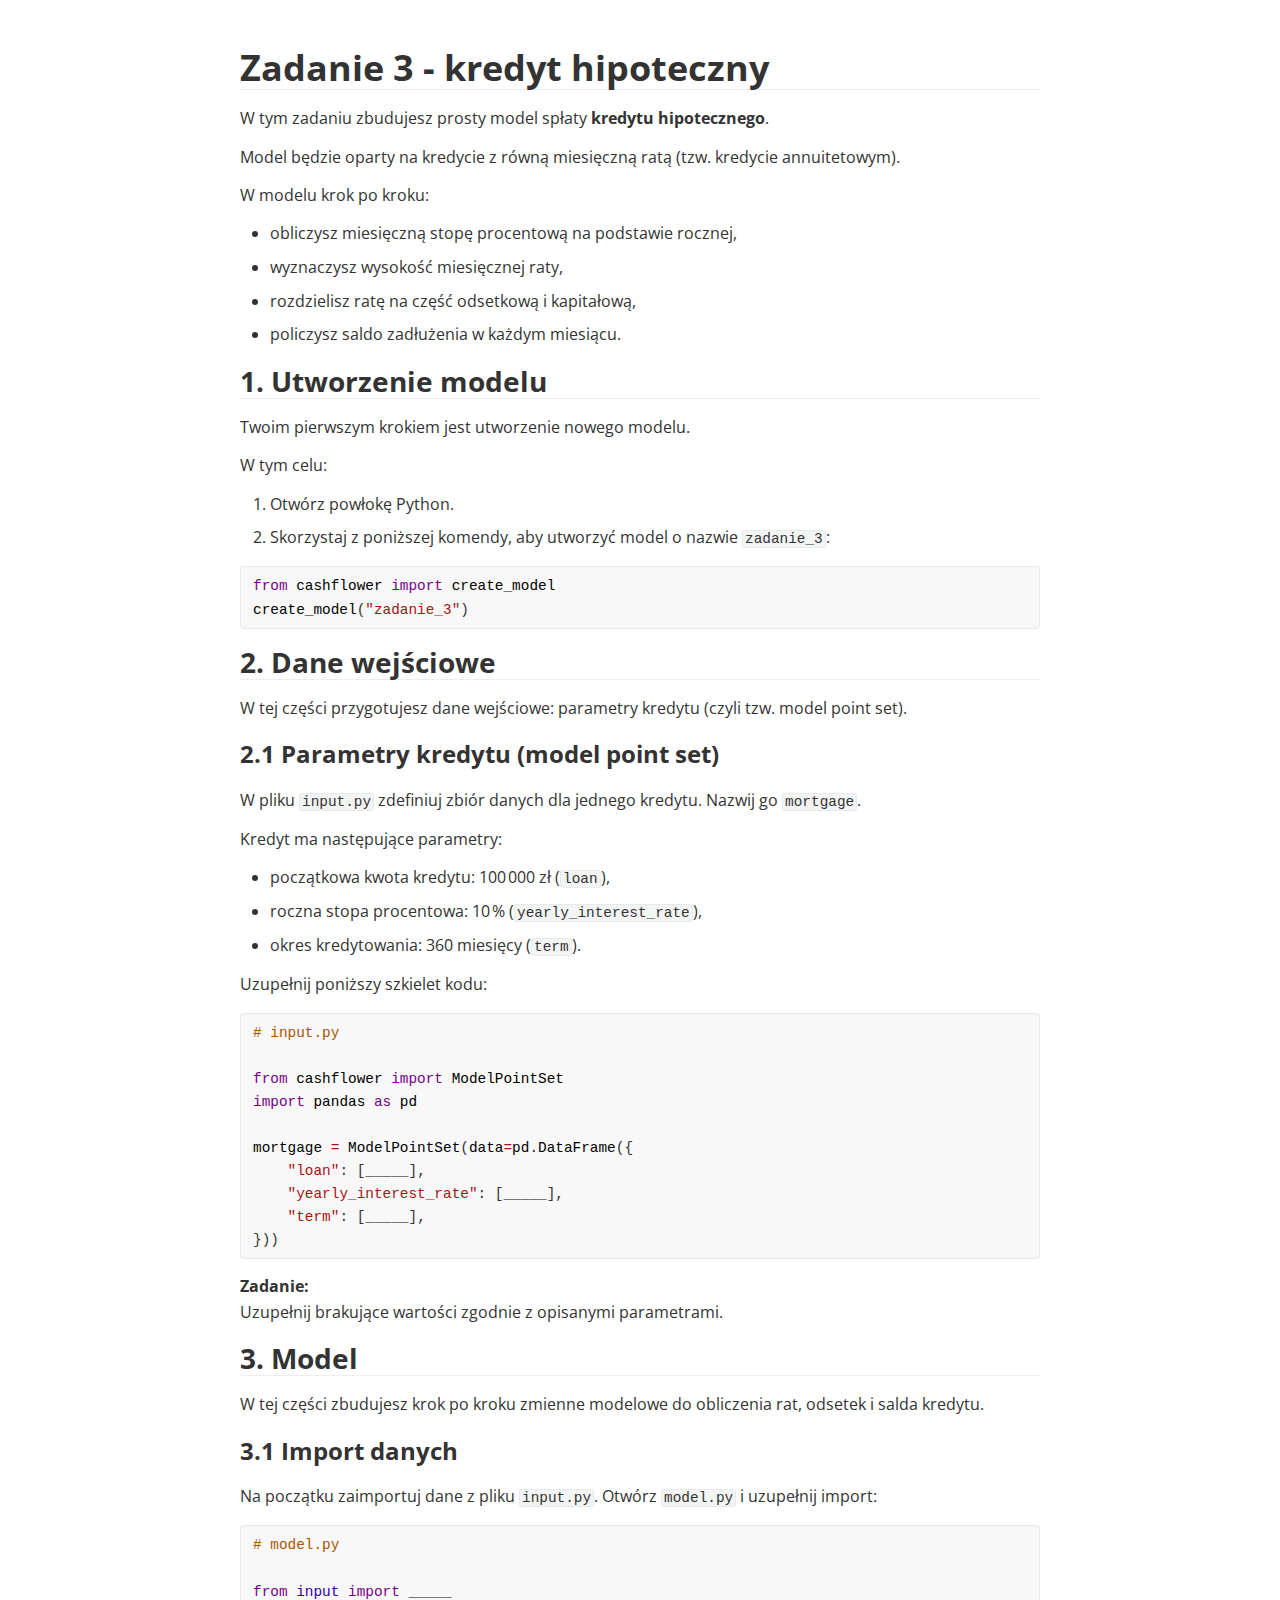
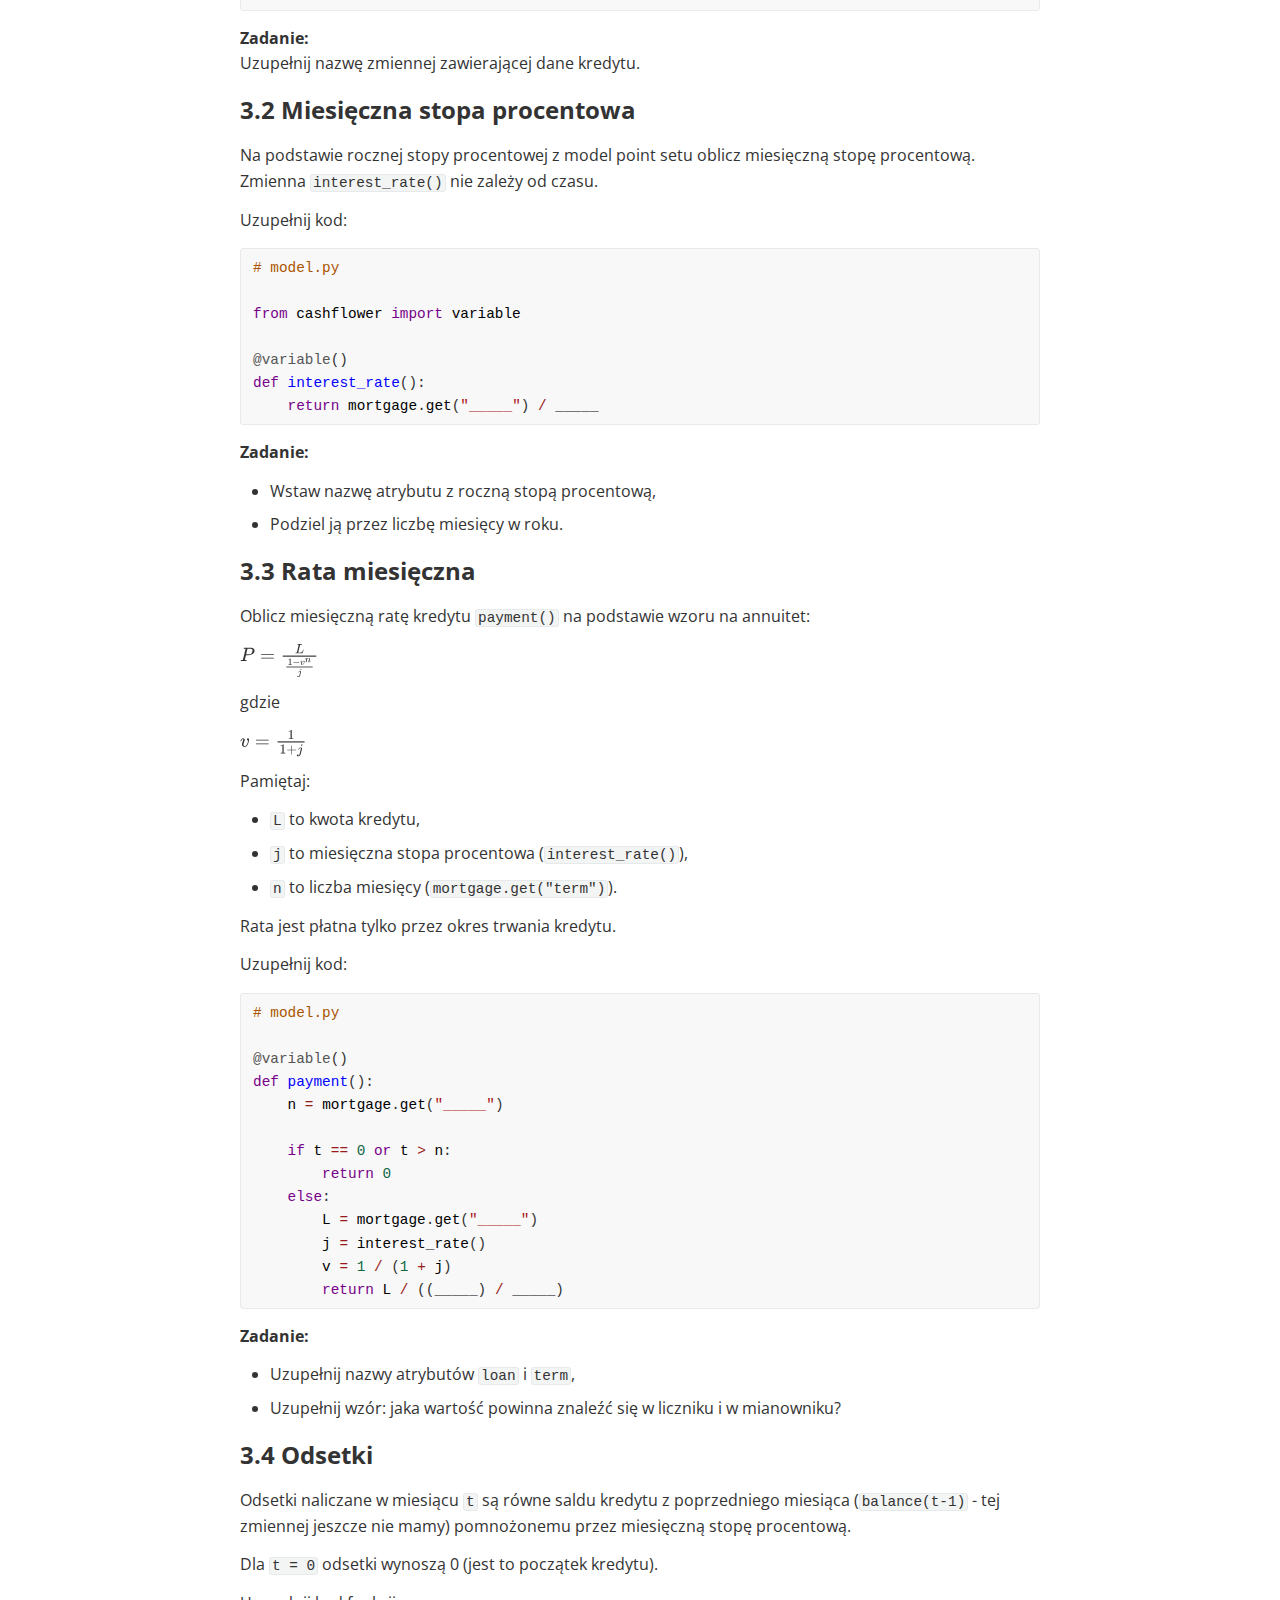
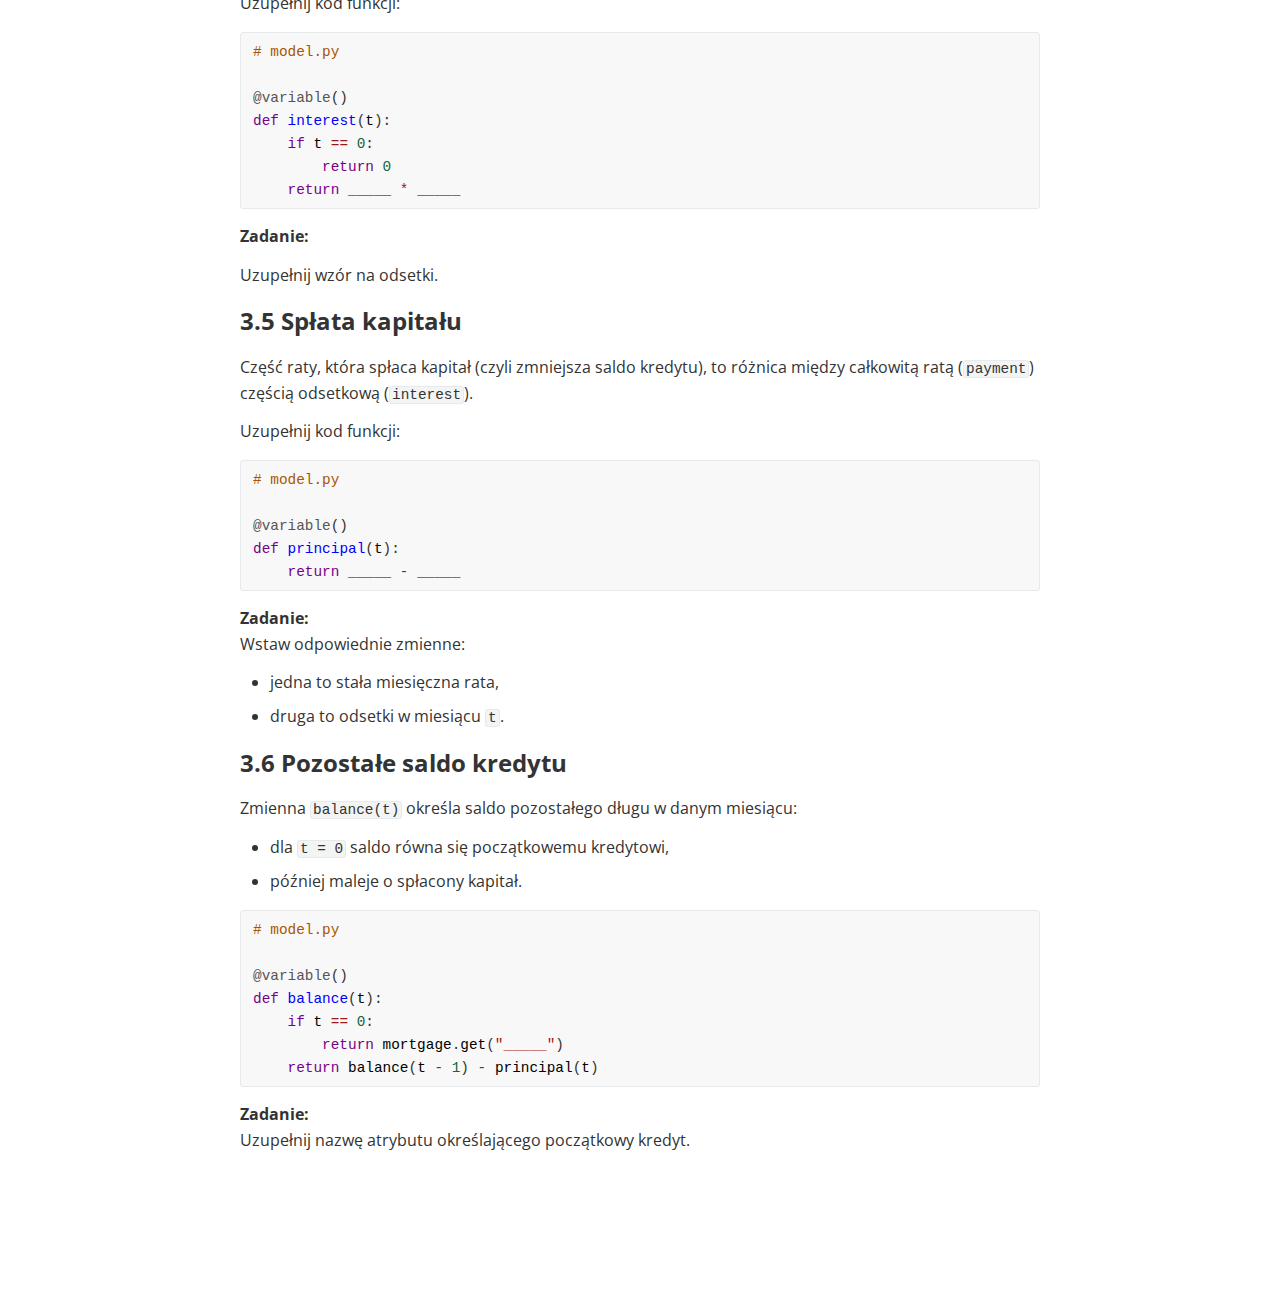
<file: webpage/zadanie_3.html>
<!doctype html>
<html>
<head>
<meta charset='UTF-8'><meta name='viewport' content='width=device-width initial-scale=1'>

<link href='https://fonts.googleapis.com/css?family=Open+Sans:400italic,700italic,700,400&subset=latin,latin-ext' rel='stylesheet' type='text/css' /><style type='text/css'>html {overflow-x: initial !important;}:root { --bg-color: #ffffff; --text-color: #333333; --select-text-bg-color: #B5D6FC; --select-text-font-color: auto; --monospace: "Lucida Console",Consolas,"Courier",monospace; --title-bar-height: 20px; }
.mac-os-11 { --title-bar-height: 28px; }
html { font-size: 14px; background-color: var(--bg-color); color: var(--text-color); font-family: "Helvetica Neue", Helvetica, Arial, sans-serif; -webkit-font-smoothing: antialiased; }
h1, h2, h3, h4, h5 { white-space: pre-wrap; }
body { margin: 0px; padding: 0px; height: auto; inset: 0px; font-size: 1rem; line-height: 1.42857; overflow-x: hidden; background: inherit; }
iframe { margin: auto; }
a.url { word-break: break-all; }
a:active, a:hover { outline: 0px; }
.in-text-selection, ::selection { text-shadow: none; background: var(--select-text-bg-color); color: var(--select-text-font-color); }
#write { margin: 0px auto; height: auto; width: inherit; word-break: normal; overflow-wrap: break-word; position: relative; white-space: normal; overflow-x: visible; padding-top: 36px; }
#write.first-line-indent p { text-indent: 2em; }
#write.first-line-indent li p, #write.first-line-indent p * { text-indent: 0px; }
#write.first-line-indent li { margin-left: 2em; }
.for-image #write { padding-left: 8px; padding-right: 8px; }
body.typora-export { padding-left: 30px; padding-right: 30px; }
.typora-export .footnote-line, .typora-export li, .typora-export p { white-space: pre-wrap; }
.typora-export .task-list-item input { pointer-events: none; }
@media screen and (max-width: 500px) {
  body.typora-export { padding-left: 0px; padding-right: 0px; }
  #write { padding-left: 20px; padding-right: 20px; }
}
#write li > figure:last-child { margin-bottom: 0.5rem; }
#write ol, #write ul { position: relative; }
img { max-width: 100%; vertical-align: middle; image-orientation: from-image; }
button, input, select, textarea { color: inherit; font: inherit; }
input[type="checkbox"], input[type="radio"] { line-height: normal; padding: 0px; }
*, ::after, ::before { box-sizing: border-box; }
#write h1, #write h2, #write h3, #write h4, #write h5, #write h6, #write p, #write pre { width: inherit; position: relative; }
#write svg h1, #write svg h2, #write svg h3, #write svg h4, #write svg h5, #write svg h6, #write svg p { position: static; }
p { line-height: inherit; }
h1, h2, h3, h4, h5, h6 { break-after: avoid-page; break-inside: avoid; orphans: 4; }
p { orphans: 4; }
h1 { font-size: 2rem; }
h2 { font-size: 1.8rem; }
h3 { font-size: 1.6rem; }
h4 { font-size: 1.4rem; }
h5 { font-size: 1.2rem; }
h6 { font-size: 1rem; }
.md-math-block, .md-rawblock, h1, h2, h3, h4, h5, h6, p { margin-top: 1rem; margin-bottom: 1rem; }
.hidden { display: none; }
.md-blockmeta { color: rgb(204, 204, 204); font-weight: 700; font-style: italic; }
a { cursor: pointer; }
sup.md-footnote { padding: 2px 4px; background-color: rgba(238, 238, 238, 0.7); color: rgb(85, 85, 85); border-radius: 4px; cursor: pointer; }
sup.md-footnote a, sup.md-footnote a:hover { color: inherit; text-transform: inherit; text-decoration: inherit; }
#write input[type="checkbox"] { cursor: pointer; width: inherit; height: inherit; }
figure { overflow-x: auto; margin: 1.2em 0px; max-width: calc(100% + 16px); padding: 0px; }
figure > table { margin: 0px; }
thead, tr { break-inside: avoid; break-after: auto; }
thead { display: table-header-group; }
table { border-collapse: collapse; border-spacing: 0px; width: 100%; overflow: auto; break-inside: auto; text-align: left; }
table.md-table td { min-width: 32px; }
.CodeMirror-gutters { border-right: 0px; background-color: inherit; }
.CodeMirror-linenumber { user-select: none; }
.CodeMirror { text-align: left; }
.CodeMirror-placeholder { opacity: 0.3; }
.CodeMirror pre { padding: 0px 4px; }
.CodeMirror-lines { padding: 0px; }
div.hr:focus { cursor: none; }
#write pre { white-space: pre-wrap; }
#write.fences-no-line-wrapping pre { white-space: pre; }
#write pre.ty-contain-cm { white-space: normal; }
.CodeMirror-gutters { margin-right: 4px; }
.md-fences { font-size: 0.9rem; display: block; break-inside: avoid; text-align: left; overflow: visible; white-space: pre; background: inherit; position: relative !important; }
.md-fences-adv-panel { width: 100%; margin-top: 10px; text-align: center; padding-top: 0px; padding-bottom: 8px; overflow-x: auto; }
#write .md-fences.mock-cm { white-space: pre-wrap; }
.md-fences.md-fences-with-lineno { padding-left: 0px; }
#write.fences-no-line-wrapping .md-fences.mock-cm { white-space: pre; overflow-x: auto; }
.md-fences.mock-cm.md-fences-with-lineno { padding-left: 8px; }
.CodeMirror-line, twitterwidget { break-inside: avoid; }
svg { break-inside: avoid; }
.footnotes { opacity: 0.8; font-size: 0.9rem; margin-top: 1em; margin-bottom: 1em; }
.footnotes + .footnotes { margin-top: 0px; }
.md-reset { margin: 0px; padding: 0px; border: 0px; outline: 0px; vertical-align: top; background: 0px 0px; text-decoration: none; text-shadow: none; float: none; position: static; width: auto; height: auto; white-space: nowrap; cursor: inherit; -webkit-tap-highlight-color: transparent; line-height: normal; font-weight: 400; text-align: left; box-sizing: content-box; direction: ltr; }
li div { padding-top: 0px; }
blockquote { margin: 1rem 0px; }
li .mathjax-block, li p { margin: 0.5rem 0px; }
li blockquote { margin: 1rem 0px; }
li { margin: 0px; position: relative; }
blockquote > :last-child { margin-bottom: 0px; }
blockquote > :first-child, li > :first-child { margin-top: 0px; }
.footnotes-area { color: rgb(136, 136, 136); margin-top: 0.714rem; padding-bottom: 0.143rem; white-space: normal; }
#write .footnote-line { white-space: pre-wrap; }
@media print {
  body, html { border: 1px solid transparent; height: 99%; break-after: avoid; break-before: avoid; font-variant-ligatures: no-common-ligatures; }
  #write { margin-top: 0px; border-color: transparent !important; padding-top: 0px !important; padding-bottom: 0px !important; }
  .typora-export * { -webkit-print-color-adjust: exact; }
  .typora-export #write { break-after: avoid; }
  .typora-export #write::after { height: 0px; }
  .is-mac table { break-inside: avoid; }
  #write > p:nth-child(1) { margin-top: 0px; }
  .typora-export-show-outline .typora-export-sidebar { display: none; }
  figure { overflow-x: visible; }
}
.footnote-line { margin-top: 0.714em; font-size: 0.7em; }
a img, img a { cursor: pointer; }
pre.md-meta-block { font-size: 0.8rem; min-height: 0.8rem; white-space: pre-wrap; background: rgb(204, 204, 204); display: block; overflow-x: hidden; }
p > .md-image:only-child:not(.md-img-error) img, p > img:only-child { display: block; margin: auto; }
#write.first-line-indent p > .md-image:only-child:not(.md-img-error) img { left: -2em; position: relative; }
p > .md-image:only-child { display: inline-block; width: 100%; }
#write .MathJax_Display { margin: 0.8em 0px 0px; }
.md-math-block { width: 100%; }
.md-math-block:not(:empty)::after { display: none; }
.MathJax_ref { fill: currentcolor; }
[contenteditable="true"]:active, [contenteditable="true"]:focus, [contenteditable="false"]:active, [contenteditable="false"]:focus { outline: 0px; box-shadow: none; }
.md-task-list-item { position: relative; list-style-type: none; }
.task-list-item.md-task-list-item { padding-left: 0px; }
.md-task-list-item > input { position: absolute; top: 0px; left: 0px; margin-left: -1.2em; margin-top: calc(1em - 10px); border: none; }
.math { font-size: 1rem; }
.md-toc { min-height: 3.58rem; position: relative; font-size: 0.9rem; border-radius: 10px; }
.md-toc-content { position: relative; margin-left: 0px; }
.md-toc-content::after, .md-toc::after { display: none; }
.md-toc-item { display: block; color: rgb(65, 131, 196); }
.md-toc-item a { text-decoration: none; }
.md-toc-inner:hover { text-decoration: underline; }
.md-toc-inner { display: inline-block; cursor: pointer; }
.md-toc-h1 .md-toc-inner { margin-left: 0px; font-weight: 700; }
.md-toc-h2 .md-toc-inner { margin-left: 2em; }
.md-toc-h3 .md-toc-inner { margin-left: 4em; }
.md-toc-h4 .md-toc-inner { margin-left: 6em; }
.md-toc-h5 .md-toc-inner { margin-left: 8em; }
.md-toc-h6 .md-toc-inner { margin-left: 10em; }
@media screen and (max-width: 48em) {
  .md-toc-h3 .md-toc-inner { margin-left: 3.5em; }
  .md-toc-h4 .md-toc-inner { margin-left: 5em; }
  .md-toc-h5 .md-toc-inner { margin-left: 6.5em; }
  .md-toc-h6 .md-toc-inner { margin-left: 8em; }
}
a.md-toc-inner { font-size: inherit; font-style: inherit; font-weight: inherit; line-height: inherit; }
.footnote-line a:not(.reversefootnote) { color: inherit; }
.reversefootnote { font-family: ui-monospace, sans-serif; }
.md-attr { display: none; }
.md-fn-count::after { content: "."; }
code, pre, samp, tt { font-family: var(--monospace); }
kbd { margin: 0px 0.1em; padding: 0.1em 0.6em; font-size: 0.8em; color: rgb(36, 39, 41); background: rgb(255, 255, 255); border: 1px solid rgb(173, 179, 185); border-radius: 3px; box-shadow: rgba(12, 13, 14, 0.2) 0px 1px 0px, rgb(255, 255, 255) 0px 0px 0px 2px inset; white-space: nowrap; vertical-align: middle; }
.md-comment { color: rgb(162, 127, 3); opacity: 0.6; font-family: var(--monospace); }
code { text-align: left; vertical-align: initial; }
a.md-print-anchor { white-space: pre !important; border-width: initial !important; border-style: none !important; border-color: initial !important; display: inline-block !important; position: absolute !important; width: 1px !important; right: 0px !important; outline: 0px !important; background: 0px 0px !important; text-decoration: initial !important; text-shadow: initial !important; }
.os-windows.monocolor-emoji .md-emoji { font-family: "Segoe UI Symbol", sans-serif; }
.md-diagram-panel > svg { max-width: 100%; }
[lang="flow"] svg, [lang="mermaid"] svg { max-width: 100%; height: auto; }
[lang="mermaid"] .node text { font-size: 1rem; }
table tr th { border-bottom: 0px; }
video { max-width: 100%; display: block; margin: 0px auto; }
iframe { max-width: 100%; width: 100%; border: none; }
.highlight td, .highlight tr { border: 0px; }
mark { background: rgb(255, 255, 0); color: rgb(0, 0, 0); }
.md-html-inline .md-plain, .md-html-inline strong, mark .md-inline-math, mark strong { color: inherit; }
.md-expand mark .md-meta { opacity: 0.3 !important; }
mark .md-meta { color: rgb(0, 0, 0); }
@media print {
  .typora-export h1, .typora-export h2, .typora-export h3, .typora-export h4, .typora-export h5, .typora-export h6 { break-inside: avoid; }
}
.md-diagram-panel .messageText { stroke: none !important; }
.md-diagram-panel .start-state { fill: var(--node-fill); }
.md-diagram-panel .edgeLabel rect { opacity: 1 !important; }
.md-fences.md-fences-math { font-size: 1em; }
.md-fences-advanced:not(.md-focus) { padding: 0px; white-space: nowrap; border: 0px; }
.md-fences-advanced:not(.md-focus) { background: inherit; }
.mermaid-svg { margin: auto; }
.typora-export-show-outline .typora-export-content { max-width: 1440px; margin: auto; display: flex; flex-direction: row; }
.typora-export-sidebar { width: 300px; font-size: 0.8rem; margin-top: 80px; margin-right: 18px; }
.typora-export-show-outline #write { --webkit-flex: 2; flex: 2 1 0%; }
.typora-export-sidebar .outline-content { position: fixed; top: 0px; max-height: 100%; overflow: hidden auto; padding-bottom: 30px; padding-top: 60px; width: 300px; }
@media screen and (max-width: 1024px) {
  .typora-export-sidebar, .typora-export-sidebar .outline-content { width: 240px; }
}
@media screen and (max-width: 800px) {
  .typora-export-sidebar { display: none; }
}
.outline-content li, .outline-content ul { margin-left: 0px; margin-right: 0px; padding-left: 0px; padding-right: 0px; list-style: none; overflow-wrap: anywhere; }
.outline-content ul { margin-top: 0px; margin-bottom: 0px; }
.outline-content strong { font-weight: 400; }
.outline-expander { width: 1rem; height: 1.42857rem; position: relative; display: table-cell; vertical-align: middle; cursor: pointer; padding-left: 4px; }
.outline-expander::before { content: ""; position: relative; font-family: Ionicons; display: inline-block; font-size: 8px; vertical-align: middle; }
.outline-item { padding-top: 3px; padding-bottom: 3px; cursor: pointer; }
.outline-expander:hover::before { content: ""; }
.outline-h1 > .outline-item { padding-left: 0px; }
.outline-h2 > .outline-item { padding-left: 1em; }
.outline-h3 > .outline-item { padding-left: 2em; }
.outline-h4 > .outline-item { padding-left: 3em; }
.outline-h5 > .outline-item { padding-left: 4em; }
.outline-h6 > .outline-item { padding-left: 5em; }
.outline-label { cursor: pointer; display: table-cell; vertical-align: middle; text-decoration: none; color: inherit; }
.outline-label:hover { text-decoration: underline; }
.outline-item:hover { border-color: rgb(245, 245, 245); background-color: var(--item-hover-bg-color); }
.outline-item:hover { margin-left: -28px; margin-right: -28px; border-left: 28px solid transparent; border-right: 28px solid transparent; }
.outline-item-single .outline-expander::before, .outline-item-single .outline-expander:hover::before { display: none; }
.outline-item-open > .outline-item > .outline-expander::before { content: ""; }
.outline-children { display: none; }
.info-panel-tab-wrapper { display: none; }
.outline-item-open > .outline-children { display: block; }
.typora-export .outline-item { padding-top: 1px; padding-bottom: 1px; }
.typora-export .outline-item:hover { margin-right: -8px; border-right: 8px solid transparent; }
.typora-export .outline-expander::before { content: "+"; font-family: inherit; top: -1px; }
.typora-export .outline-expander:hover::before, .typora-export .outline-item-open > .outline-item > .outline-expander::before { content: "−"; }
.typora-export-collapse-outline .outline-children { display: none; }
.typora-export-collapse-outline .outline-item-open > .outline-children, .typora-export-no-collapse-outline .outline-children { display: block; }
.typora-export-no-collapse-outline .outline-expander::before { content: "" !important; }
.typora-export-show-outline .outline-item-active > .outline-item .outline-label { font-weight: 700; }
.md-inline-math-container mjx-container { zoom: 0.95; }
mjx-container { break-inside: avoid; }
.md-alert.md-alert-note { border-left-color: rgb(9, 105, 218); }
.md-alert.md-alert-important { border-left-color: rgb(130, 80, 223); }
.md-alert.md-alert-warning { border-left-color: rgb(154, 103, 0); }
.md-alert.md-alert-tip { border-left-color: rgb(31, 136, 61); }
.md-alert.md-alert-caution { border-left-color: rgb(207, 34, 46); }
.md-alert { padding: 0px 1em; margin-bottom: 16px; color: inherit; border-left: 0.25em solid rgb(0, 0, 0); }
.md-alert-text-note { color: rgb(9, 105, 218); }
.md-alert-text-important { color: rgb(130, 80, 223); }
.md-alert-text-warning { color: rgb(154, 103, 0); }
.md-alert-text-tip { color: rgb(31, 136, 61); }
.md-alert-text-caution { color: rgb(207, 34, 46); }
.md-alert-text { font-size: 0.9rem; font-weight: 700; }
.md-alert-text svg { fill: currentcolor; position: relative; top: 0.125em; margin-right: 1ch; overflow: visible; }
.md-alert-text-container::after { content: attr(data-text); text-transform: capitalize; pointer-events: none; margin-right: 1ch; }


.CodeMirror { height: auto; }
.CodeMirror.cm-s-inner { background: inherit; }
.CodeMirror-scroll { overflow: auto hidden; z-index: 3; }
.CodeMirror-gutter-filler, .CodeMirror-scrollbar-filler { background-color: rgb(255, 255, 255); }
.CodeMirror-gutters { border-right: 1px solid rgb(221, 221, 221); background: inherit; white-space: nowrap; }
.CodeMirror-linenumber { padding: 0px 3px 0px 5px; text-align: right; color: rgb(153, 153, 153); }
.cm-s-inner .cm-keyword { color: rgb(119, 0, 136); }
.cm-s-inner .cm-atom, .cm-s-inner.cm-atom { color: rgb(34, 17, 153); }
.cm-s-inner .cm-number { color: rgb(17, 102, 68); }
.cm-s-inner .cm-def { color: rgb(0, 0, 255); }
.cm-s-inner .cm-variable { color: rgb(0, 0, 0); }
.cm-s-inner .cm-variable-2 { color: rgb(0, 85, 170); }
.cm-s-inner .cm-variable-3 { color: rgb(0, 136, 85); }
.cm-s-inner .cm-string { color: rgb(170, 17, 17); }
.cm-s-inner .cm-property { color: rgb(0, 0, 0); }
.cm-s-inner .cm-operator { color: rgb(152, 26, 26); }
.cm-s-inner .cm-comment, .cm-s-inner.cm-comment { color: rgb(170, 85, 0); }
.cm-s-inner .cm-string-2 { color: rgb(255, 85, 0); }
.cm-s-inner .cm-meta { color: rgb(85, 85, 85); }
.cm-s-inner .cm-qualifier { color: rgb(85, 85, 85); }
.cm-s-inner .cm-builtin { color: rgb(51, 0, 170); }
.cm-s-inner .cm-bracket { color: rgb(153, 153, 119); }
.cm-s-inner .cm-tag { color: rgb(17, 119, 0); }
.cm-s-inner .cm-attribute { color: rgb(0, 0, 204); }
.cm-s-inner .cm-header, .cm-s-inner.cm-header { color: rgb(0, 0, 255); }
.cm-s-inner .cm-quote, .cm-s-inner.cm-quote { color: rgb(0, 153, 0); }
.cm-s-inner .cm-hr, .cm-s-inner.cm-hr { color: rgb(153, 153, 153); }
.cm-s-inner .cm-link, .cm-s-inner.cm-link { color: rgb(0, 0, 204); }
.cm-negative { color: rgb(221, 68, 68); }
.cm-positive { color: rgb(34, 153, 34); }
.cm-header, .cm-strong { font-weight: 700; }
.cm-del { text-decoration: line-through; }
.cm-em { font-style: italic; }
.cm-link { text-decoration: underline; }
.cm-error { color: red; }
.cm-invalidchar { color: red; }
.cm-constant { color: rgb(38, 139, 210); }
.cm-defined { color: rgb(181, 137, 0); }
div.CodeMirror span.CodeMirror-matchingbracket { color: rgb(0, 255, 0); }
div.CodeMirror span.CodeMirror-nonmatchingbracket { color: rgb(255, 34, 34); }
.cm-s-inner .CodeMirror-activeline-background { background: inherit; }
.CodeMirror { position: relative; overflow: hidden; }
.CodeMirror-scroll { height: 100%; outline: 0px; position: relative; box-sizing: content-box; background: inherit; }
.CodeMirror-sizer { position: relative; }
.CodeMirror-gutter-filler, .CodeMirror-hscrollbar, .CodeMirror-scrollbar-filler, .CodeMirror-vscrollbar { position: absolute; z-index: 6; display: none; outline: 0px; }
.CodeMirror-vscrollbar { right: 0px; top: 0px; overflow: hidden; }
.CodeMirror-hscrollbar { bottom: 0px; left: 0px; overflow: auto hidden; }
.CodeMirror-scrollbar-filler { right: 0px; bottom: 0px; }
.CodeMirror-gutter-filler { left: 0px; bottom: 0px; }
.CodeMirror-gutters { position: absolute; left: 0px; top: 0px; padding-bottom: 10px; z-index: 3; overflow-y: hidden; }
.CodeMirror-gutter { white-space: normal; height: 100%; box-sizing: content-box; padding-bottom: 30px; margin-bottom: -32px; display: inline-block; }
.CodeMirror-gutter-wrapper { position: absolute; z-index: 4; background: 0px 0px !important; border: none !important; }
.CodeMirror-gutter-background { position: absolute; top: 0px; bottom: 0px; z-index: 4; }
.CodeMirror-gutter-elt { position: absolute; cursor: default; z-index: 4; }
.CodeMirror-lines { cursor: text; }
.CodeMirror pre { border-radius: 0px; border-width: 0px; background: 0px 0px; font-family: inherit; font-size: inherit; margin: 0px; white-space: pre; overflow-wrap: normal; color: inherit; z-index: 2; position: relative; overflow: visible; }
.CodeMirror-wrap pre { overflow-wrap: break-word; white-space: pre-wrap; word-break: normal; }
.CodeMirror-code pre { border-right: 30px solid transparent; width: fit-content; }
.CodeMirror-wrap .CodeMirror-code pre { border-right: none; width: auto; }
.CodeMirror-linebackground { position: absolute; inset: 0px; z-index: 0; }
.CodeMirror-linewidget { position: relative; z-index: 2; overflow: auto; }
.CodeMirror-wrap .CodeMirror-scroll { overflow-x: hidden; }
.CodeMirror-measure { position: absolute; width: 100%; height: 0px; overflow: hidden; visibility: hidden; }
.CodeMirror-measure pre { position: static; }
.CodeMirror div.CodeMirror-cursor { position: absolute; visibility: hidden; border-right: none; width: 0px; }
.CodeMirror div.CodeMirror-cursor { visibility: hidden; }
.CodeMirror-focused div.CodeMirror-cursor { visibility: inherit; }
.cm-searching { background: rgba(255, 255, 0, 0.4); }
span.cm-underlined { text-decoration: underline; }
span.cm-strikethrough { text-decoration: line-through; }
.cm-tw-syntaxerror { color: rgb(255, 255, 255); background-color: rgb(153, 0, 0); }
.cm-tw-deleted { text-decoration: line-through; }
.cm-tw-header5 { font-weight: 700; }
.cm-tw-listitem:first-child { padding-left: 10px; }
.cm-tw-box { border-style: solid; border-right-width: 1px; border-bottom-width: 1px; border-left-width: 1px; border-color: inherit; border-top-width: 0px !important; }
.cm-tw-underline { text-decoration: underline; }
@media print {
  .CodeMirror div.CodeMirror-cursor { visibility: hidden; }
}


:root {
    --side-bar-bg-color: #fafafa;
    --control-text-color: #777;
}

@include-when-export url(https://fonts.googleapis.com/css?family=Open+Sans:400italic,700italic,700,400&subset=latin,latin-ext);

/* open-sans-regular - latin-ext_latin */
  /* open-sans-italic - latin-ext_latin */
    /* open-sans-700 - latin-ext_latin */
    /* open-sans-700italic - latin-ext_latin */
  html {
    font-size: 16px;
    -webkit-font-smoothing: antialiased;
}

body {
    font-family: "Open Sans","Clear Sans", "Helvetica Neue", Helvetica, Arial, 'Segoe UI Emoji', sans-serif;
    color: rgb(51, 51, 51);
    line-height: 1.6;
}

#write {
    max-width: 860px;
  	margin: 0 auto;
  	padding: 30px;
    padding-bottom: 100px;
}

@media only screen and (min-width: 1400px) {
	#write {
		max-width: 1024px;
	}
}

@media only screen and (min-width: 1800px) {
	#write {
		max-width: 1200px;
	}
}

#write > ul:first-child,
#write > ol:first-child{
    margin-top: 30px;
}

a {
    color: #4183C4;
}
h1,
h2,
h3,
h4,
h5,
h6 {
    position: relative;
    margin-top: 1rem;
    margin-bottom: 1rem;
    font-weight: bold;
    line-height: 1.4;
    cursor: text;
}
h1:hover a.anchor,
h2:hover a.anchor,
h3:hover a.anchor,
h4:hover a.anchor,
h5:hover a.anchor,
h6:hover a.anchor {
    text-decoration: none;
}
h1 tt,
h1 code {
    font-size: inherit;
}
h2 tt,
h2 code {
    font-size: inherit;
}
h3 tt,
h3 code {
    font-size: inherit;
}
h4 tt,
h4 code {
    font-size: inherit;
}
h5 tt,
h5 code {
    font-size: inherit;
}
h6 tt,
h6 code {
    font-size: inherit;
}
h1 {
    font-size: 2.25em;
    line-height: 1.2;
    border-bottom: 1px solid #eee;
}
h2 {
    font-size: 1.75em;
    line-height: 1.225;
    border-bottom: 1px solid #eee;
}

/*@media print {
    .typora-export h1,
    .typora-export h2 {
        border-bottom: none;
        padding-bottom: initial;
    }

    .typora-export h1::after,
    .typora-export h2::after {
        content: "";
        display: block;
        height: 100px;
        margin-top: -96px;
        border-top: 1px solid #eee;
    }
}*/

h3 {
    font-size: 1.5em;
    line-height: 1.43;
}
h4 {
    font-size: 1.25em;
}
h5 {
    font-size: 1em;
}
h6 {
   font-size: 1em;
    color: #777;
}
p,
blockquote,
ul,
ol,
dl,
table{
    margin: 0.8em 0;
}
li>ol,
li>ul {
    margin: 0 0;
}
hr {
    height: 2px;
    padding: 0;
    margin: 16px 0;
    background-color: #e7e7e7;
    border: 0 none;
    overflow: hidden;
    box-sizing: content-box;
}

li p.first {
    display: inline-block;
}
ul,
ol {
    padding-left: 30px;
}
ul:first-child,
ol:first-child {
    margin-top: 0;
}
ul:last-child,
ol:last-child {
    margin-bottom: 0;
}
blockquote {
    border-left: 4px solid #dfe2e5;
    padding: 0 15px;
    color: #777777;
}
blockquote blockquote {
    padding-right: 0;
}
table {
    padding: 0;
    word-break: initial;
}
table tr {
    border: 1px solid #dfe2e5;
    margin: 0;
    padding: 0;
}
table tr:nth-child(2n),
thead {
    background-color: #f8f8f8;
}
table th {
    font-weight: bold;
    border: 1px solid #dfe2e5;
    border-bottom: 0;
    margin: 0;
    padding: 6px 13px;
}
table td {
    border: 1px solid #dfe2e5;
    margin: 0;
    padding: 6px 13px;
}
table th:first-child,
table td:first-child {
    margin-top: 0;
}
table th:last-child,
table td:last-child {
    margin-bottom: 0;
}

.CodeMirror-lines {
    padding-left: 4px;
}

.code-tooltip {
    box-shadow: 0 1px 1px 0 rgba(0,28,36,.3);
    border-top: 1px solid #eef2f2;
}

.md-fences,
code,
tt {
    border: 1px solid #e7eaed;
    background-color: #f8f8f8;
    border-radius: 3px;
    padding: 0;
    padding: 2px 4px 0px 4px;
    font-size: 0.9em;
}

code {
    background-color: #f3f4f4;
    padding: 0 2px 0 2px;
}

.md-fences {
    margin-bottom: 15px;
    margin-top: 15px;
    padding-top: 8px;
    padding-bottom: 6px;
}


.md-task-list-item > input {
  margin-left: -1.3em;
}

@media print {
    html {
        font-size: 13px;
    }
    pre {
        page-break-inside: avoid;
        word-wrap: break-word;
    }
}

.md-fences {
	background-color: #f8f8f8;
}
#write pre.md-meta-block {
	padding: 1rem;
    font-size: 85%;
    line-height: 1.45;
    background-color: #f7f7f7;
    border: 0;
    border-radius: 3px;
    color: #777777;
    margin-top: 0 !important;
}

.mathjax-block>.code-tooltip {
	bottom: .375rem;
}

.md-mathjax-midline {
    background: #fafafa;
}

#write>h3.md-focus:before{
	left: -1.5625rem;
	top: .375rem;
}
#write>h4.md-focus:before{
	left: -1.5625rem;
	top: .285714286rem;
}
#write>h5.md-focus:before{
	left: -1.5625rem;
	top: .285714286rem;
}
#write>h6.md-focus:before{
	left: -1.5625rem;
	top: .285714286rem;
}
.md-image>.md-meta {
    /*border: 1px solid #ddd;*/
    border-radius: 3px;
    padding: 2px 0px 0px 4px;
    font-size: 0.9em;
    color: inherit;
}

.md-tag {
    color: #a7a7a7;
    opacity: 1;
}

.md-toc { 
    margin-top:20px;
    padding-bottom:20px;
}

.sidebar-tabs {
    border-bottom: none;
}

#typora-quick-open {
    border: 1px solid #ddd;
    background-color: #f8f8f8;
}

#typora-quick-open-item {
    background-color: #FAFAFA;
    border-color: #FEFEFE #e5e5e5 #e5e5e5 #eee;
    border-style: solid;
    border-width: 1px;
}

/** focus mode */
.on-focus-mode blockquote {
    border-left-color: rgba(85, 85, 85, 0.12);
}

header, .context-menu, .megamenu-content, footer{
    font-family: "Segoe UI", "Arial", sans-serif;
}

.file-node-content:hover .file-node-icon,
.file-node-content:hover .file-node-open-state{
    visibility: visible;
}

.mac-seamless-mode #typora-sidebar {
    background-color: #fafafa;
    background-color: var(--side-bar-bg-color);
}

.mac-os #write{
    caret-color: AccentColor;
}

.md-lang {
    color: #b4654d;
}

/*.html-for-mac {
    --item-hover-bg-color: #E6F0FE;
}*/

#md-notification .btn {
    border: 0;
}

.dropdown-menu .divider {
    border-color: #e5e5e5;
    opacity: 0.4;
}

.ty-preferences .window-content {
    background-color: #fafafa;
}

.ty-preferences .nav-group-item.active {
    color: white;
    background: #999;
}

.menu-item-container a.menu-style-btn {
    background-color: #f5f8fa;
    background-image: linear-gradient( 180deg , hsla(0, 0%, 100%, 0.8), hsla(0, 0%, 100%, 0)); 
}



mjx-container[jax="SVG"] {
  direction: ltr;
}

mjx-container[jax="SVG"] > svg {
  overflow: visible;
  min-height: 1px;
  min-width: 1px;
}

mjx-container[jax="SVG"] > svg a {
  fill: blue;
  stroke: blue;
}

mjx-assistive-mml {
  position: absolute !important;
  top: 0px;
  left: 0px;
  clip: rect(1px, 1px, 1px, 1px);
  padding: 1px 0px 0px 0px !important;
  border: 0px !important;
  display: block !important;
  width: auto !important;
  overflow: hidden !important;
  -webkit-touch-callout: none;
  -webkit-user-select: none;
  -khtml-user-select: none;
  -moz-user-select: none;
  -ms-user-select: none;
  user-select: none;
}

mjx-assistive-mml[display="block"] {
  width: 100% !important;
}

mjx-container[jax="SVG"][display="true"] {
  display: block;
  text-align: center;
  margin: 1em 0;
}

mjx-container[jax="SVG"][display="true"][width="full"] {
  display: flex;
}

mjx-container[jax="SVG"][justify="left"] {
  text-align: left;
}

mjx-container[jax="SVG"][justify="right"] {
  text-align: right;
}

g[data-mml-node="merror"] > g {
  fill: red;
  stroke: red;
}

g[data-mml-node="merror"] > rect[data-background] {
  fill: yellow;
  stroke: none;
}

g[data-mml-node="mtable"] > line[data-line], svg[data-table] > g > line[data-line] {
  stroke-width: 70px;
  fill: none;
}

g[data-mml-node="mtable"] > rect[data-frame], svg[data-table] > g > rect[data-frame] {
  stroke-width: 70px;
  fill: none;
}

g[data-mml-node="mtable"] > .mjx-dashed, svg[data-table] > g > .mjx-dashed {
  stroke-dasharray: 140;
}

g[data-mml-node="mtable"] > .mjx-dotted, svg[data-table] > g > .mjx-dotted {
  stroke-linecap: round;
  stroke-dasharray: 0,140;
}

g[data-mml-node="mtable"] > g > svg {
  overflow: visible;
}

[jax="SVG"] mjx-tool {
  display: inline-block;
  position: relative;
  width: 0;
  height: 0;
}

[jax="SVG"] mjx-tool > mjx-tip {
  position: absolute;
  top: 0;
  left: 0;
}

mjx-tool > mjx-tip {
  display: inline-block;
  padding: .2em;
  border: 1px solid #888;
  font-size: 70%;
  background-color: #F8F8F8;
  color: black;
  box-shadow: 2px 2px 5px #AAAAAA;
}

g[data-mml-node="maction"][data-toggle] {
  cursor: pointer;
}

mjx-status {
  display: block;
  position: fixed;
  left: 1em;
  bottom: 1em;
  min-width: 25%;
  padding: .2em .4em;
  border: 1px solid #888;
  font-size: 90%;
  background-color: #F8F8F8;
  color: black;
}

foreignObject[data-mjx-xml] {
  font-family: initial;
  line-height: normal;
  overflow: visible;
}

mjx-container[jax="SVG2"] path[data-c], mjx-container[jax="SVG2"] use[data-c] {
  stroke-width: 3;
}

g[data-mml-node="xypic"] path {
  stroke-width: inherit;
}

.MathJax g[data-mml-node="xypic"] path {
  stroke-width: inherit;
}
mjx-container[jax="SVG"] path[data-c], mjx-container[jax="SVG"] use[data-c] {
							stroke-width: 0;
						}
</style><title>06_Zadanie_3_Hipoteka</title>
</head>
<body class='typora-export os-windows'><div class='typora-export-content'>
<div id='write'  class=''><h1 id='zadanie-3---kredyt-hipoteczny'><span>Zadanie 3 - kredyt hipoteczny</span></h1><p><span>W tym zadaniu zbudujesz prosty model spłaty </span><strong><span>kredytu hipotecznego</span></strong><span>.</span></p><p><span>Model będzie oparty na kredycie z równą miesięczną ratą (tzw. kredycie annuitetowym).  </span></p><p><span>W modelu krok po kroku:</span></p><ul><li><p><span>obliczysz miesięczną stopę procentową na podstawie rocznej,</span></p></li><li><p><span>wyznaczysz wysokość miesięcznej raty,</span></p></li><li><p><span>rozdzielisz ratę na część odsetkową i kapitałową,</span></p></li><li><p><span>policzysz saldo zadłużenia w każdym miesiącu.</span></p></li></ul><h2 id='1-utworzenie-modelu'><span>1. Utworzenie modelu</span></h2><p><span>Twoim pierwszym krokiem jest utworzenie nowego modelu.</span></p><p><span>W tym celu:</span></p><ol start='' ><li><p><span>Otwórz powłokę Python.</span></p></li><li><p><span>Skorzystaj z poniższej komendy, aby utworzyć model o nazwie </span><code>zadanie_3</code><span>:</span></p></li></ol><pre class="md-fences md-end-block ty-contain-cm modeLoaded" spellcheck="false" lang="python"><div class="CodeMirror cm-s-inner cm-s-null-scroll CodeMirror-wrap" lang="python"><div style="overflow: hidden; position: relative; width: 3px; height: 0px; top: 9.51786px; left: 8.00002px;"><textarea autocorrect="off" autocapitalize="off" spellcheck="false" tabindex="0" style="position: absolute; bottom: -1em; padding: 0px; width: 1000px; height: 1em; outline: none;"></textarea></div><div class="CodeMirror-scrollbar-filler" cm-not-content="true"></div><div class="CodeMirror-gutter-filler" cm-not-content="true"></div><div class="CodeMirror-scroll" tabindex="-1"><div class="CodeMirror-sizer" style="margin-left: 0px; margin-bottom: 0px; border-right-width: 0px; padding-right: 0px; padding-bottom: 0px;"><div style="position: relative; top: 0px;"><div class="CodeMirror-lines" role="presentation"><div role="presentation" style="position: relative; outline: none;"><div class="CodeMirror-measure"></div><div class="CodeMirror-measure"></div><div style="position: relative; z-index: 1;"></div><div class="CodeMirror-code" role="presentation"><div class="CodeMirror-activeline" style="position: relative;"><div class="CodeMirror-activeline-background CodeMirror-linebackground"></div><div class="CodeMirror-gutter-background CodeMirror-activeline-gutter" style="left: 0px; width: 0px;"></div><pre class=" CodeMirror-line " role="presentation"><span role="presentation" style="padding-right: 0.1px;"><span class="cm-keyword">from</span> <span class="cm-variable">cashflower</span> <span class="cm-keyword">import</span> <span class="cm-variable">create_model</span></span></pre></div><pre class=" CodeMirror-line " role="presentation"><span role="presentation" style="padding-right: 0.1px;"><span class="cm-variable">create_model</span>(<span class="cm-string">"zadanie_3"</span>)</span></pre></div></div></div></div></div><div style="position: absolute; height: 0px; width: 1px; border-bottom: 0px solid transparent; top: 46px;"></div><div class="CodeMirror-gutters" style="display: none; height: 46px;"></div></div></div></pre><h2 id='2-dane-wejściowe'><span>2. Dane wejściowe</span></h2><p><span>W tej części przygotujesz dane wejściowe: parametry kredytu (czyli tzw. model point set).</span></p><h3 id='21-parametry-kredytu-model-point-set'><span>2.1 Parametry kredytu (model point set)</span></h3><p><span>W pliku </span><code>input.py</code><span> zdefiniuj zbiór danych dla jednego kredytu. Nazwij go </span><code>mortgage</code><span>.</span></p><p><span>Kredyt ma następujące parametry:</span></p><ul><li><p><span>początkowa kwota kredytu: 100 000 zł (</span><code>loan</code><span>),</span></p></li><li><p><span>roczna stopa procentowa: 10 % (</span><code>yearly_interest_rate</code><span>),</span></p></li><li><p><span>okres kredytowania: 360 miesięcy (</span><code>term</code><span>).</span></p></li></ul><p><span>Uzupełnij poniższy szkielet kodu:</span></p><pre class="md-fences md-end-block ty-contain-cm modeLoaded" spellcheck="false" lang="python"><div class="CodeMirror cm-s-inner cm-s-null-scroll CodeMirror-wrap" lang="python"><div style="overflow: hidden; position: relative; width: 3px; height: 0px; top: 9.51786px; left: 8.00002px;"><textarea autocorrect="off" autocapitalize="off" spellcheck="false" tabindex="0" style="position: absolute; bottom: -1em; padding: 0px; width: 1000px; height: 1em; outline: none;"></textarea></div><div class="CodeMirror-scrollbar-filler" cm-not-content="true"></div><div class="CodeMirror-gutter-filler" cm-not-content="true"></div><div class="CodeMirror-scroll" tabindex="-1"><div class="CodeMirror-sizer" style="margin-left: 0px; margin-bottom: 0px; border-right-width: 0px; padding-right: 0px; padding-bottom: 0px;"><div style="position: relative; top: 0px;"><div class="CodeMirror-lines" role="presentation"><div role="presentation" style="position: relative; outline: none;"><div class="CodeMirror-measure"><span><span>​</span>x</span></div><div class="CodeMirror-measure"></div><div style="position: relative; z-index: 1;"></div><div class="CodeMirror-code" role="presentation" style=""><div class="CodeMirror-activeline" style="position: relative;"><div class="CodeMirror-activeline-background CodeMirror-linebackground"></div><div class="CodeMirror-gutter-background CodeMirror-activeline-gutter" style="left: 0px; width: 0px;"></div><pre class=" CodeMirror-line " role="presentation"><span role="presentation" style="padding-right: 0.1px;"><span class="cm-comment"># input.py</span></span></pre></div><pre class=" CodeMirror-line " role="presentation"><span role="presentation" style="padding-right: 0.1px;"><span cm-text="" cm-zwsp="">
</span></span></pre><pre class=" CodeMirror-line " role="presentation"><span role="presentation" style="padding-right: 0.1px;"><span class="cm-keyword">from</span> <span class="cm-variable">cashflower</span> <span class="cm-keyword">import</span> <span class="cm-variable">ModelPointSet</span></span></pre><pre class=" CodeMirror-line " role="presentation"><span role="presentation" style="padding-right: 0.1px;"><span class="cm-keyword">import</span> <span class="cm-variable">pandas</span> <span class="cm-keyword">as</span> <span class="cm-variable">pd</span></span></pre><pre class=" CodeMirror-line " role="presentation"><span role="presentation" style="padding-right: 0.1px;"><span cm-text="" cm-zwsp="">
</span></span></pre><pre class=" CodeMirror-line " role="presentation"><span role="presentation" style="padding-right: 0.1px;"><span class="cm-variable">mortgage</span> <span class="cm-operator">=</span> <span class="cm-variable">ModelPointSet</span>(<span class="cm-variable">data</span><span class="cm-operator">=</span><span class="cm-variable">pd</span>.<span class="cm-property">DataFrame</span>({</span></pre><pre class=" CodeMirror-line " role="presentation"><span role="presentation" style="padding-right: 0.1px;"> &nbsp; &nbsp;<span class="cm-string">"loan"</span>: [<span class="cm-variable">_____</span>],</span></pre><pre class=" CodeMirror-line " role="presentation"><span role="presentation" style="padding-right: 0.1px;"> &nbsp; &nbsp;<span class="cm-string">"yearly_interest_rate"</span>: [<span class="cm-variable">_____</span>],</span></pre><pre class=" CodeMirror-line " role="presentation"><span role="presentation" style="padding-right: 0.1px;"> &nbsp; &nbsp;<span class="cm-string">"term"</span>: [<span class="cm-variable">_____</span>],</span></pre><pre class=" CodeMirror-line " role="presentation"><span role="presentation" style="padding-right: 0.1px;">}))</span></pre></div></div></div></div></div><div style="position: absolute; height: 0px; width: 1px; border-bottom: 0px solid transparent; top: 230px;"></div><div class="CodeMirror-gutters" style="display: none; height: 230px;"></div></div></div></pre><p><strong><span>Zadanie:</span></strong><span> </span>
<span>Uzupełnij brakujące wartości zgodnie z opisanymi parametrami.</span></p><h2 id='3-model'><span>3. Model</span></h2><p><span>W tej części zbudujesz krok po kroku zmienne modelowe do obliczenia rat, odsetek i salda kredytu.</span></p><h3 id='31-import-danych'><span>3.1 Import danych</span></h3><p><span>Na początku zaimportuj dane z pliku </span><code>input.py</code><span>. Otwórz </span><code>model.py</code><span> i uzupełnij import:</span></p><pre class="md-fences md-end-block ty-contain-cm modeLoaded" spellcheck="false" lang="python"><div class="CodeMirror cm-s-inner cm-s-null-scroll CodeMirror-wrap" lang="python"><div style="overflow: hidden; position: relative; width: 3px; height: 0px; top: 9.51786px; left: 8.00002px;"><textarea autocorrect="off" autocapitalize="off" spellcheck="false" tabindex="0" style="position: absolute; bottom: -1em; padding: 0px; width: 1000px; height: 1em; outline: none;"></textarea></div><div class="CodeMirror-scrollbar-filler" cm-not-content="true"></div><div class="CodeMirror-gutter-filler" cm-not-content="true"></div><div class="CodeMirror-scroll" tabindex="-1"><div class="CodeMirror-sizer" style="margin-left: 0px; margin-bottom: 0px; border-right-width: 0px; padding-right: 0px; padding-bottom: 0px;"><div style="position: relative; top: 0px;"><div class="CodeMirror-lines" role="presentation"><div role="presentation" style="position: relative; outline: none;"><div class="CodeMirror-measure"><pre><span>xxxxxxxxxx</span></pre></div><div class="CodeMirror-measure"></div><div style="position: relative; z-index: 1;"></div><div class="CodeMirror-code" role="presentation"><div class="CodeMirror-activeline" style="position: relative;"><div class="CodeMirror-activeline-background CodeMirror-linebackground"></div><div class="CodeMirror-gutter-background CodeMirror-activeline-gutter" style="left: 0px; width: 0px;"></div><pre class=" CodeMirror-line " role="presentation"><span role="presentation" style="padding-right: 0.1px;"><span class="cm-comment"># model.py</span></span></pre></div><pre class=" CodeMirror-line " role="presentation"><span role="presentation" style="padding-right: 0.1px;"><span cm-text="" cm-zwsp="">
</span></span></pre><pre class=" CodeMirror-line " role="presentation"><span role="presentation" style="padding-right: 0.1px;"><span class="cm-keyword">from</span> <span class="cm-builtin">input</span> <span class="cm-keyword">import</span> <span class="cm-variable">_____</span></span></pre></div></div></div></div></div><div style="position: absolute; height: 0px; width: 1px; border-bottom: 0px solid transparent; top: 69px;"></div><div class="CodeMirror-gutters" style="display: none; height: 69px;"></div></div></div></pre><p><strong><span>Zadanie:</span></strong><span> </span>
<span>Uzupełnij nazwę zmiennej zawierającej dane kredytu.</span></p><h3 id='32-miesięczna-stopa-procentowa'><span>3.2 Miesięczna stopa procentowa</span></h3><p><span>Na podstawie rocznej stopy procentowej z model point setu oblicz miesięczną stopę procentową. Zmienna </span><code>interest_rate()</code><span> nie zależy od czasu.</span></p><p><span>Uzupełnij kod:</span></p><pre class="md-fences md-end-block ty-contain-cm modeLoaded" spellcheck="false" lang="python"><div class="CodeMirror cm-s-inner cm-s-null-scroll CodeMirror-wrap" lang="python"><div style="overflow: hidden; position: relative; width: 3px; height: 0px; top: 9.51786px; left: 8.00002px;"><textarea autocorrect="off" autocapitalize="off" spellcheck="false" tabindex="0" style="position: absolute; bottom: -1em; padding: 0px; width: 1000px; height: 1em; outline: none;"></textarea></div><div class="CodeMirror-scrollbar-filler" cm-not-content="true"></div><div class="CodeMirror-gutter-filler" cm-not-content="true"></div><div class="CodeMirror-scroll" tabindex="-1"><div class="CodeMirror-sizer" style="margin-left: 0px; margin-bottom: 0px; border-right-width: 0px; padding-right: 0px; padding-bottom: 0px;"><div style="position: relative; top: 0px;"><div class="CodeMirror-lines" role="presentation"><div role="presentation" style="position: relative; outline: none;"><div class="CodeMirror-measure"><pre><span>xxxxxxxxxx</span></pre></div><div class="CodeMirror-measure"></div><div style="position: relative; z-index: 1;"></div><div class="CodeMirror-code" role="presentation" style=""><div class="CodeMirror-activeline" style="position: relative;"><div class="CodeMirror-activeline-background CodeMirror-linebackground"></div><div class="CodeMirror-gutter-background CodeMirror-activeline-gutter" style="left: 0px; width: 0px;"></div><pre class=" CodeMirror-line " role="presentation"><span role="presentation" style="padding-right: 0.1px;"><span class="cm-comment"># model.py</span></span></pre></div><pre class=" CodeMirror-line " role="presentation"><span role="presentation" style="padding-right: 0.1px;"><span cm-text="" cm-zwsp="">
</span></span></pre><pre class=" CodeMirror-line " role="presentation"><span role="presentation" style="padding-right: 0.1px;"><span class="cm-keyword">from</span> <span class="cm-variable">cashflower</span> <span class="cm-keyword">import</span> <span class="cm-variable">variable</span></span></pre><pre class=" CodeMirror-line " role="presentation"><span role="presentation" style="padding-right: 0.1px;"><span cm-text="" cm-zwsp="">
</span></span></pre><pre class=" CodeMirror-line " role="presentation"><span role="presentation" style="padding-right: 0.1px;"><span class="cm-meta">@variable</span>()</span></pre><pre class=" CodeMirror-line " role="presentation"><span role="presentation" style="padding-right: 0.1px;"><span class="cm-keyword">def</span> <span class="cm-def">interest_rate</span>():</span></pre><pre class=" CodeMirror-line " role="presentation"><span role="presentation" style="padding-right: 0.1px;"> &nbsp; &nbsp;<span class="cm-keyword">return</span> <span class="cm-variable">mortgage</span>.<span class="cm-property">get</span>(<span class="cm-string">"_____"</span>) <span class="cm-operator">/</span> <span class="cm-variable">_____</span></span></pre></div></div></div></div></div><div style="position: absolute; height: 0px; width: 1px; border-bottom: 0px solid transparent; top: 161px;"></div><div class="CodeMirror-gutters" style="display: none; height: 161px;"></div></div></div></pre><p><strong><span>Zadanie:</span></strong></p><ul><li><p><span>Wstaw nazwę atrybutu z roczną stopą procentową,</span></p></li><li><p><span>Podziel ją przez liczbę miesięcy w roku.</span></p></li></ul><h3 id='33-rata-miesięczna'><span>3.3 Rata miesięczna</span></h3><p><span>Oblicz miesięczną ratę kredytu </span><code>payment()</code><span> na podstawie wzoru na annuitet:</span></p><p><mjx-container class="MathJax" jax="SVG" style="position: relative;"><svg xmlns="http://www.w3.org/2000/svg" width="9.183ex" height="3.868ex" role="img" focusable="false" viewBox="0 -877 4058.7 1709.8" xmlns:xlink="http://www.w3.org/1999/xlink" aria-hidden="true" style="vertical-align: -1.884ex;"><defs><path id="MJX-3-TEX-I-1D443" d="M287 628Q287 635 230 637Q206 637 199 638T192 648Q192 649 194 659Q200 679 203 681T397 683Q587 682 600 680Q664 669 707 631T751 530Q751 453 685 389Q616 321 507 303Q500 302 402 301H307L277 182Q247 66 247 59Q247 55 248 54T255 50T272 48T305 46H336Q342 37 342 35Q342 19 335 5Q330 0 319 0Q316 0 282 1T182 2Q120 2 87 2T51 1Q33 1 33 11Q33 13 36 25Q40 41 44 43T67 46Q94 46 127 49Q141 52 146 61Q149 65 218 339T287 628ZM645 554Q645 567 643 575T634 597T609 619T560 635Q553 636 480 637Q463 637 445 637T416 636T404 636Q391 635 386 627Q384 621 367 550T332 412T314 344Q314 342 395 342H407H430Q542 342 590 392Q617 419 631 471T645 554Z"></path><path id="MJX-3-TEX-N-3D" d="M56 347Q56 360 70 367H707Q722 359 722 347Q722 336 708 328L390 327H72Q56 332 56 347ZM56 153Q56 168 72 173H708Q722 163 722 153Q722 140 707 133H70Q56 140 56 153Z"></path><path id="MJX-3-TEX-I-1D43F" d="M228 637Q194 637 192 641Q191 643 191 649Q191 673 202 682Q204 683 217 683Q271 680 344 680Q485 680 506 683H518Q524 677 524 674T522 656Q517 641 513 637H475Q406 636 394 628Q387 624 380 600T313 336Q297 271 279 198T252 88L243 52Q243 48 252 48T311 46H328Q360 46 379 47T428 54T478 72T522 106T564 161Q580 191 594 228T611 270Q616 273 628 273H641Q647 264 647 262T627 203T583 83T557 9Q555 4 553 3T537 0T494 -1Q483 -1 418 -1T294 0H116Q32 0 32 10Q32 17 34 24Q39 43 44 45Q48 46 59 46H65Q92 46 125 49Q139 52 144 61Q147 65 216 339T285 628Q285 635 228 637Z"></path><path id="MJX-3-TEX-N-31" d="M213 578L200 573Q186 568 160 563T102 556H83V602H102Q149 604 189 617T245 641T273 663Q275 666 285 666Q294 666 302 660V361L303 61Q310 54 315 52T339 48T401 46H427V0H416Q395 3 257 3Q121 3 100 0H88V46H114Q136 46 152 46T177 47T193 50T201 52T207 57T213 61V578Z"></path><path id="MJX-3-TEX-N-2212" d="M84 237T84 250T98 270H679Q694 262 694 250T679 230H98Q84 237 84 250Z"></path><path id="MJX-3-TEX-I-1D463" d="M173 380Q173 405 154 405Q130 405 104 376T61 287Q60 286 59 284T58 281T56 279T53 278T49 278T41 278H27Q21 284 21 287Q21 294 29 316T53 368T97 419T160 441Q202 441 225 417T249 361Q249 344 246 335Q246 329 231 291T200 202T182 113Q182 86 187 69Q200 26 250 26Q287 26 319 60T369 139T398 222T409 277Q409 300 401 317T383 343T365 361T357 383Q357 405 376 424T417 443Q436 443 451 425T467 367Q467 340 455 284T418 159T347 40T241 -11Q177 -11 139 22Q102 54 102 117Q102 148 110 181T151 298Q173 362 173 380Z"></path><path id="MJX-3-TEX-I-1D45B" d="M21 287Q22 293 24 303T36 341T56 388T89 425T135 442Q171 442 195 424T225 390T231 369Q231 367 232 367L243 378Q304 442 382 442Q436 442 469 415T503 336T465 179T427 52Q427 26 444 26Q450 26 453 27Q482 32 505 65T540 145Q542 153 560 153Q580 153 580 145Q580 144 576 130Q568 101 554 73T508 17T439 -10Q392 -10 371 17T350 73Q350 92 386 193T423 345Q423 404 379 404H374Q288 404 229 303L222 291L189 157Q156 26 151 16Q138 -11 108 -11Q95 -11 87 -5T76 7T74 17Q74 30 112 180T152 343Q153 348 153 366Q153 405 129 405Q91 405 66 305Q60 285 60 284Q58 278 41 278H27Q21 284 21 287Z"></path><path id="MJX-3-TEX-I-1D457" d="M297 596Q297 627 318 644T361 661Q378 661 389 651T403 623Q403 595 384 576T340 557Q322 557 310 567T297 596ZM288 376Q288 405 262 405Q240 405 220 393T185 362T161 325T144 293L137 279Q135 278 121 278H107Q101 284 101 286T105 299Q126 348 164 391T252 441Q253 441 260 441T272 442Q296 441 316 432Q341 418 354 401T367 348V332L318 133Q267 -67 264 -75Q246 -125 194 -164T75 -204Q25 -204 7 -183T-12 -137Q-12 -110 7 -91T53 -71Q70 -71 82 -81T95 -112Q95 -148 63 -167Q69 -168 77 -168Q111 -168 139 -140T182 -74L193 -32Q204 11 219 72T251 197T278 308T289 365Q289 372 288 376Z"></path></defs><g stroke="currentColor" fill="currentColor" stroke-width="0" transform="scale(1,-1)"><g data-mml-node="math"><g data-mml-node="mi"><use data-c="1D443" xlink:href="#MJX-3-TEX-I-1D443"></use></g><g data-mml-node="mo" transform="translate(1028.8,0)"><use data-c="3D" xlink:href="#MJX-3-TEX-N-3D"></use></g><g data-mml-node="mfrac" transform="translate(2084.6,0)"><g data-mml-node="mi" transform="translate(746.3,394) scale(0.707)"><use data-c="1D43F" xlink:href="#MJX-3-TEX-I-1D43F"></use></g><g data-mml-node="mfrac" transform="translate(220,-486.9) scale(0.707)"><g data-mml-node="mrow" transform="translate(220,398) scale(0.707)"><g data-mml-node="mn"><use data-c="31" xlink:href="#MJX-3-TEX-N-31"></use></g><g data-mml-node="mo" transform="translate(500,0)"><use data-c="2212" xlink:href="#MJX-3-TEX-N-2212"></use></g><g data-mml-node="msup" transform="translate(1278,0)"><g data-mml-node="mi"><use data-c="1D463" xlink:href="#MJX-3-TEX-I-1D463"></use></g><g data-mml-node="mi" transform="translate(518,289)"><use data-c="1D45B" xlink:href="#MJX-3-TEX-I-1D45B"></use></g></g></g><g data-mml-node="mi" transform="translate(939.1,-345) scale(0.707)"><use data-c="1D457" xlink:href="#MJX-3-TEX-I-1D457"></use></g><rect width="1929.6" height="60" x="120" y="220"></rect></g><rect width="1734.1" height="60" x="120" y="220"></rect></g></g></g></svg><mjx-assistive-mml unselectable="on" display="inline"><math xmlns="http://www.w3.org/1998/Math/MathML"><mi>P</mi><mo>=</mo><mfrac><mi>L</mi><mfrac><mrow><mn>1</mn><mo>−</mo><msup><mi>v</mi><mi>n</mi></msup></mrow><mi>j</mi></mfrac></mfrac></math></mjx-assistive-mml></mjx-container><script type="math/tex">  P = \frac{ L }{  \frac{1 - v^n}{j} } </script></p><p><span>gdzie</span></p><p><mjx-container class="MathJax" jax="SVG" style="position: relative;"><svg xmlns="http://www.w3.org/2000/svg" width="7.813ex" height="3.064ex" role="img" focusable="false" viewBox="0 -864.9 3453.6 1354.2" xmlns:xlink="http://www.w3.org/1999/xlink" aria-hidden="true" style="vertical-align: -1.107ex;"><defs><path id="MJX-4-TEX-I-1D463" d="M173 380Q173 405 154 405Q130 405 104 376T61 287Q60 286 59 284T58 281T56 279T53 278T49 278T41 278H27Q21 284 21 287Q21 294 29 316T53 368T97 419T160 441Q202 441 225 417T249 361Q249 344 246 335Q246 329 231 291T200 202T182 113Q182 86 187 69Q200 26 250 26Q287 26 319 60T369 139T398 222T409 277Q409 300 401 317T383 343T365 361T357 383Q357 405 376 424T417 443Q436 443 451 425T467 367Q467 340 455 284T418 159T347 40T241 -11Q177 -11 139 22Q102 54 102 117Q102 148 110 181T151 298Q173 362 173 380Z"></path><path id="MJX-4-TEX-N-3D" d="M56 347Q56 360 70 367H707Q722 359 722 347Q722 336 708 328L390 327H72Q56 332 56 347ZM56 153Q56 168 72 173H708Q722 163 722 153Q722 140 707 133H70Q56 140 56 153Z"></path><path id="MJX-4-TEX-N-31" d="M213 578L200 573Q186 568 160 563T102 556H83V602H102Q149 604 189 617T245 641T273 663Q275 666 285 666Q294 666 302 660V361L303 61Q310 54 315 52T339 48T401 46H427V0H416Q395 3 257 3Q121 3 100 0H88V46H114Q136 46 152 46T177 47T193 50T201 52T207 57T213 61V578Z"></path><path id="MJX-4-TEX-N-2B" d="M56 237T56 250T70 270H369V420L370 570Q380 583 389 583Q402 583 409 568V270H707Q722 262 722 250T707 230H409V-68Q401 -82 391 -82H389H387Q375 -82 369 -68V230H70Q56 237 56 250Z"></path><path id="MJX-4-TEX-I-1D457" d="M297 596Q297 627 318 644T361 661Q378 661 389 651T403 623Q403 595 384 576T340 557Q322 557 310 567T297 596ZM288 376Q288 405 262 405Q240 405 220 393T185 362T161 325T144 293L137 279Q135 278 121 278H107Q101 284 101 286T105 299Q126 348 164 391T252 441Q253 441 260 441T272 442Q296 441 316 432Q341 418 354 401T367 348V332L318 133Q267 -67 264 -75Q246 -125 194 -164T75 -204Q25 -204 7 -183T-12 -137Q-12 -110 7 -91T53 -71Q70 -71 82 -81T95 -112Q95 -148 63 -167Q69 -168 77 -168Q111 -168 139 -140T182 -74L193 -32Q204 11 219 72T251 197T278 308T289 365Q289 372 288 376Z"></path></defs><g stroke="currentColor" fill="currentColor" stroke-width="0" transform="scale(1,-1)"><g data-mml-node="math"><g data-mml-node="mi"><use data-c="1D463" xlink:href="#MJX-4-TEX-I-1D463"></use></g><g data-mml-node="mo" transform="translate(762.8,0)"><use data-c="3D" xlink:href="#MJX-4-TEX-N-3D"></use></g><g data-mml-node="mfrac" transform="translate(1818.6,0)"><g data-mml-node="mn" transform="translate(640.7,394) scale(0.707)"><use data-c="31" xlink:href="#MJX-4-TEX-N-31"></use></g><g data-mml-node="mrow" transform="translate(220,-345) scale(0.707)"><g data-mml-node="mn"><use data-c="31" xlink:href="#MJX-4-TEX-N-31"></use></g><g data-mml-node="mo" transform="translate(500,0)"><use data-c="2B" xlink:href="#MJX-4-TEX-N-2B"></use></g><g data-mml-node="mi" transform="translate(1278,0)"><use data-c="1D457" xlink:href="#MJX-4-TEX-I-1D457"></use></g></g><rect width="1395" height="60" x="120" y="220"></rect></g></g></g></svg><mjx-assistive-mml unselectable="on" display="inline"><math xmlns="http://www.w3.org/1998/Math/MathML"><mi>v</mi><mo>=</mo><mfrac><mn>1</mn><mrow><mn>1</mn><mo>+</mo><mi>j</mi></mrow></mfrac></math></mjx-assistive-mml></mjx-container><script type="math/tex"> v = \frac{1}{1+j} </script></p><p><span>Pamiętaj:</span></p><ul><li><p><code>L</code><span> to kwota kredytu,</span></p></li><li><p><code>j</code><span> to miesięczna stopa procentowa (</span><code>interest_rate()</code><span>),</span></p></li><li><p><code>n</code><span> to liczba miesięcy (</span><code>mortgage.get(&quot;term&quot;)</code><span>).</span></p></li></ul><p><span>Rata jest płatna tylko przez okres trwania kredytu.</span></p><p><span>Uzupełnij kod:</span></p><pre class="md-fences md-end-block ty-contain-cm modeLoaded" spellcheck="false" lang="python"><div class="CodeMirror cm-s-inner cm-s-null-scroll CodeMirror-wrap" lang="python"><div style="overflow: hidden; position: relative; width: 3px; height: 0px; top: 9.51786px; left: 8.00002px;"><textarea autocorrect="off" autocapitalize="off" spellcheck="false" tabindex="0" style="position: absolute; bottom: -1em; padding: 0px; width: 1000px; height: 1em; outline: none;"></textarea></div><div class="CodeMirror-scrollbar-filler" cm-not-content="true"></div><div class="CodeMirror-gutter-filler" cm-not-content="true"></div><div class="CodeMirror-scroll" tabindex="-1"><div class="CodeMirror-sizer" style="margin-left: 0px; margin-bottom: 0px; border-right-width: 0px; padding-right: 0px; padding-bottom: 0px;"><div style="position: relative; top: 0px;"><div class="CodeMirror-lines" role="presentation"><div role="presentation" style="position: relative; outline: none;"><div class="CodeMirror-measure"><pre><span>xxxxxxxxxx</span></pre></div><div class="CodeMirror-measure"></div><div style="position: relative; z-index: 1;"></div><div class="CodeMirror-code" role="presentation" style=""><div class="CodeMirror-activeline" style="position: relative;"><div class="CodeMirror-activeline-background CodeMirror-linebackground"></div><div class="CodeMirror-gutter-background CodeMirror-activeline-gutter" style="left: 0px; width: 0px;"></div><pre class=" CodeMirror-line " role="presentation"><span role="presentation" style="padding-right: 0.1px;"><span class="cm-comment"># model.py</span></span></pre></div><pre class=" CodeMirror-line " role="presentation"><span role="presentation" style="padding-right: 0.1px;"><span cm-text="" cm-zwsp="">
</span></span></pre><pre class=" CodeMirror-line " role="presentation"><span role="presentation" style="padding-right: 0.1px;"><span class="cm-meta">@variable</span>()</span></pre><pre class=" CodeMirror-line " role="presentation"><span role="presentation" style="padding-right: 0.1px;"><span class="cm-keyword">def</span> <span class="cm-def">payment</span>():</span></pre><pre class=" CodeMirror-line " role="presentation"><span role="presentation" style="padding-right: 0.1px;"> &nbsp; &nbsp;<span class="cm-variable">n</span> <span class="cm-operator">=</span> <span class="cm-variable">mortgage</span>.<span class="cm-property">get</span>(<span class="cm-string">"_____"</span>)</span></pre><pre class=" CodeMirror-line " role="presentation"><span role="presentation" style="padding-right: 0.1px;"> &nbsp; &nbsp;</span></pre><pre class=" CodeMirror-line " role="presentation"><span role="presentation" style="padding-right: 0.1px;"> &nbsp; &nbsp;<span class="cm-keyword">if</span> <span class="cm-variable">t</span> <span class="cm-operator">==</span> <span class="cm-number">0</span> <span class="cm-keyword">or</span> <span class="cm-variable">t</span> <span class="cm-operator">&gt;</span> <span class="cm-variable">n</span>:</span></pre><pre class=" CodeMirror-line " role="presentation"><span role="presentation" style="padding-right: 0.1px;"> &nbsp; &nbsp; &nbsp; &nbsp;<span class="cm-keyword">return</span> <span class="cm-number">0</span></span></pre><pre class=" CodeMirror-line " role="presentation"><span role="presentation" style="padding-right: 0.1px;"> &nbsp; &nbsp;<span class="cm-keyword">else</span>:</span></pre><pre class=" CodeMirror-line " role="presentation"><span role="presentation" style="padding-right: 0.1px;"> &nbsp; &nbsp; &nbsp; &nbsp;<span class="cm-variable">L</span> <span class="cm-operator">=</span> <span class="cm-variable">mortgage</span>.<span class="cm-property">get</span>(<span class="cm-string">"_____"</span>)</span></pre><pre class=" CodeMirror-line " role="presentation"><span role="presentation" style="padding-right: 0.1px;"> &nbsp; &nbsp; &nbsp; &nbsp;<span class="cm-variable">j</span> <span class="cm-operator">=</span> <span class="cm-variable">interest_rate</span>()</span></pre><pre class=" CodeMirror-line " role="presentation"><span role="presentation" style="padding-right: 0.1px;"> &nbsp; &nbsp; &nbsp; &nbsp;<span class="cm-variable">v</span> <span class="cm-operator">=</span> <span class="cm-number">1</span> <span class="cm-operator">/</span> (<span class="cm-number">1</span> <span class="cm-operator">+</span> <span class="cm-variable">j</span>)</span></pre><pre class=" CodeMirror-line " role="presentation"><span role="presentation" style="padding-right: 0.1px;"> &nbsp; &nbsp; &nbsp; &nbsp;<span class="cm-keyword">return</span> <span class="cm-variable">L</span> <span class="cm-operator">/</span> ((<span class="cm-variable">_____</span>) <span class="cm-operator">/</span> <span class="cm-variable">_____</span>)</span></pre></div></div></div></div></div><div style="position: absolute; height: 0px; width: 1px; border-bottom: 0px solid transparent; top: 299px;"></div><div class="CodeMirror-gutters" style="display: none; height: 299px;"></div></div></div></pre><p><strong><span>Zadanie:</span></strong></p><ul><li><p><span>Uzupełnij nazwy atrybutów </span><code>loan</code><span> i </span><code>term</code><span>,</span></p></li><li><p><span>Uzupełnij wzór: jaka wartość powinna znaleźć się w liczniku i w mianowniku?</span></p></li></ul><h3 id='34-odsetki'><span>3.4 Odsetki</span></h3><p><span>Odsetki naliczane w miesiącu </span><code>t</code><span> są równe saldu kredytu z poprzedniego miesiąca (</span><code>balance(t-1)</code><span> - tej zmiennej jeszcze nie mamy) pomnożonemu przez miesięczną stopę procentową.</span></p><p><span>Dla </span><code>t = 0</code><span> odsetki wynoszą 0 (jest to początek kredytu).</span></p><p><span>Uzupełnij kod funkcji:</span></p><pre class="md-fences md-end-block ty-contain-cm modeLoaded" spellcheck="false" lang="python"><div class="CodeMirror cm-s-inner cm-s-null-scroll CodeMirror-wrap" lang="python"><div style="overflow: hidden; position: relative; width: 3px; height: 0px; top: 9.51786px; left: 8.00002px;"><textarea autocorrect="off" autocapitalize="off" spellcheck="false" tabindex="0" style="position: absolute; bottom: -1em; padding: 0px; width: 1000px; height: 1em; outline: none;"></textarea></div><div class="CodeMirror-scrollbar-filler" cm-not-content="true"></div><div class="CodeMirror-gutter-filler" cm-not-content="true"></div><div class="CodeMirror-scroll" tabindex="-1"><div class="CodeMirror-sizer" style="margin-left: 0px; margin-bottom: 0px; border-right-width: 0px; padding-right: 0px; padding-bottom: 0px;"><div style="position: relative; top: 0px;"><div class="CodeMirror-lines" role="presentation"><div role="presentation" style="position: relative; outline: none;"><div class="CodeMirror-measure"><pre><span>xxxxxxxxxx</span></pre></div><div class="CodeMirror-measure"></div><div style="position: relative; z-index: 1;"></div><div class="CodeMirror-code" role="presentation" style=""><div class="CodeMirror-activeline" style="position: relative;"><div class="CodeMirror-activeline-background CodeMirror-linebackground"></div><div class="CodeMirror-gutter-background CodeMirror-activeline-gutter" style="left: 0px; width: 0px;"></div><pre class=" CodeMirror-line " role="presentation"><span role="presentation" style="padding-right: 0.1px;"><span class="cm-comment"># model.py</span></span></pre></div><pre class=" CodeMirror-line " role="presentation"><span role="presentation" style="padding-right: 0.1px;"><span cm-text="" cm-zwsp="">
</span></span></pre><pre class=" CodeMirror-line " role="presentation"><span role="presentation" style="padding-right: 0.1px;"><span class="cm-meta">@variable</span>()</span></pre><pre class=" CodeMirror-line " role="presentation"><span role="presentation" style="padding-right: 0.1px;"><span class="cm-keyword">def</span> <span class="cm-def">interest</span>(<span class="cm-variable">t</span>):</span></pre><pre class=" CodeMirror-line " role="presentation"><span role="presentation" style="padding-right: 0.1px;"> &nbsp; &nbsp;<span class="cm-keyword">if</span> <span class="cm-variable">t</span> <span class="cm-operator">==</span> <span class="cm-number">0</span>:</span></pre><pre class=" CodeMirror-line " role="presentation"><span role="presentation" style="padding-right: 0.1px;"> &nbsp; &nbsp; &nbsp; &nbsp;<span class="cm-keyword">return</span> <span class="cm-number">0</span></span></pre><pre class=" CodeMirror-line " role="presentation"><span role="presentation" style="padding-right: 0.1px;"> &nbsp; &nbsp;<span class="cm-keyword">return</span> <span class="cm-variable">_____</span> <span class="cm-operator">*</span> <span class="cm-variable">_____</span></span></pre></div></div></div></div></div><div style="position: absolute; height: 0px; width: 1px; border-bottom: 0px solid transparent; top: 161px;"></div><div class="CodeMirror-gutters" style="display: none; height: 161px;"></div></div></div></pre><p><strong><span>Zadanie:</span></strong></p><p><span>Uzupełnij wzór na odsetki.</span></p><h3 id='35-spłata-kapitału'><span>3.5 Spłata kapitału</span></h3><p><span>Część raty, która spłaca kapitał (czyli zmniejsza saldo kredytu), to różnica między całkowitą ratą (</span><code>payment</code><span>)  częścią odsetkową (</span><code>interest</code><span>).</span></p><p><span>Uzupełnij kod funkcji:</span></p><pre class="md-fences md-end-block ty-contain-cm modeLoaded" spellcheck="false" lang="python"><div class="CodeMirror cm-s-inner cm-s-null-scroll CodeMirror-wrap" lang="python"><div style="overflow: hidden; position: relative; width: 3px; height: 0px; top: 9.51786px; left: 8.00002px;"><textarea autocorrect="off" autocapitalize="off" spellcheck="false" tabindex="0" style="position: absolute; bottom: -1em; padding: 0px; width: 1000px; height: 1em; outline: none;"></textarea></div><div class="CodeMirror-scrollbar-filler" cm-not-content="true"></div><div class="CodeMirror-gutter-filler" cm-not-content="true"></div><div class="CodeMirror-scroll" tabindex="-1"><div class="CodeMirror-sizer" style="margin-left: 0px; margin-bottom: 0px; border-right-width: 0px; padding-right: 0px; padding-bottom: 0px;"><div style="position: relative; top: 0px;"><div class="CodeMirror-lines" role="presentation"><div role="presentation" style="position: relative; outline: none;"><div class="CodeMirror-measure"><pre><span>xxxxxxxxxx</span></pre></div><div class="CodeMirror-measure"></div><div style="position: relative; z-index: 1;"></div><div class="CodeMirror-code" role="presentation" style=""><div class="CodeMirror-activeline" style="position: relative;"><div class="CodeMirror-activeline-background CodeMirror-linebackground"></div><div class="CodeMirror-gutter-background CodeMirror-activeline-gutter" style="left: 0px; width: 0px;"></div><pre class=" CodeMirror-line " role="presentation"><span role="presentation" style="padding-right: 0.1px;"><span class="cm-comment"># model.py</span></span></pre></div><pre class=" CodeMirror-line " role="presentation"><span role="presentation" style="padding-right: 0.1px;"><span cm-text="" cm-zwsp="">
</span></span></pre><pre class=" CodeMirror-line " role="presentation"><span role="presentation" style="padding-right: 0.1px;"><span class="cm-meta">@variable</span>()</span></pre><pre class=" CodeMirror-line " role="presentation"><span role="presentation" style="padding-right: 0.1px;"><span class="cm-keyword">def</span> <span class="cm-def">principal</span>(<span class="cm-variable">t</span>):</span></pre><pre class=" CodeMirror-line " role="presentation"><span role="presentation" style="padding-right: 0.1px;"> &nbsp; &nbsp;<span class="cm-keyword">return</span> <span class="cm-variable">_____</span> <span class="cm-operator">-</span> <span class="cm-variable">_____</span></span></pre></div></div></div></div></div><div style="position: absolute; height: 0px; width: 1px; border-bottom: 0px solid transparent; top: 115px;"></div><div class="CodeMirror-gutters" style="display: none; height: 115px;"></div></div></div></pre><p><strong><span>Zadanie:</span></strong>
<span>Wstaw odpowiednie zmienne:</span></p><ul><li><p><span>jedna to stała miesięczna rata,</span></p></li><li><p><span>druga to odsetki w miesiącu </span><code>t</code><span>.</span></p></li></ul><h3 id='36-pozostałe-saldo-kredytu'><span>3.6 Pozostałe saldo kredytu</span></h3><p><span>Zmienna </span><code>balance(t)</code><span> określa saldo pozostałego długu w danym miesiącu:</span></p><ul><li><p><span>dla </span><code>t = 0</code><span> saldo równa się początkowemu kredytowi,</span></p></li><li><p><span>później maleje o spłacony kapitał.</span></p></li></ul><pre class="md-fences md-end-block ty-contain-cm modeLoaded" spellcheck="false" lang="python"><div class="CodeMirror cm-s-inner cm-s-null-scroll CodeMirror-wrap" lang="python"><div style="overflow: hidden; position: relative; width: 3px; height: 0px; top: 9.51786px; left: 8.00002px;"><textarea autocorrect="off" autocapitalize="off" spellcheck="false" tabindex="0" style="position: absolute; bottom: -1em; padding: 0px; width: 1000px; height: 1em; outline: none;"></textarea></div><div class="CodeMirror-scrollbar-filler" cm-not-content="true"></div><div class="CodeMirror-gutter-filler" cm-not-content="true"></div><div class="CodeMirror-scroll" tabindex="-1"><div class="CodeMirror-sizer" style="margin-left: 0px; margin-bottom: 0px; border-right-width: 0px; padding-right: 0px; padding-bottom: 0px;"><div style="position: relative; top: 0px;"><div class="CodeMirror-lines" role="presentation"><div role="presentation" style="position: relative; outline: none;"><div class="CodeMirror-measure"><pre><span>xxxxxxxxxx</span></pre></div><div class="CodeMirror-measure"></div><div style="position: relative; z-index: 1;"></div><div class="CodeMirror-code" role="presentation" style=""><div class="CodeMirror-activeline" style="position: relative;"><div class="CodeMirror-activeline-background CodeMirror-linebackground"></div><div class="CodeMirror-gutter-background CodeMirror-activeline-gutter" style="left: 0px; width: 0px;"></div><pre class=" CodeMirror-line " role="presentation"><span role="presentation" style="padding-right: 0.1px;"><span class="cm-comment"># model.py</span></span></pre></div><pre class=" CodeMirror-line " role="presentation"><span role="presentation" style="padding-right: 0.1px;"><span cm-text="" cm-zwsp="">
</span></span></pre><pre class=" CodeMirror-line " role="presentation"><span role="presentation" style="padding-right: 0.1px;"><span class="cm-meta">@variable</span>()</span></pre><pre class=" CodeMirror-line " role="presentation"><span role="presentation" style="padding-right: 0.1px;"><span class="cm-keyword">def</span> <span class="cm-def">balance</span>(<span class="cm-variable">t</span>):</span></pre><pre class=" CodeMirror-line " role="presentation"><span role="presentation" style="padding-right: 0.1px;"> &nbsp; &nbsp;<span class="cm-keyword">if</span> <span class="cm-variable">t</span> <span class="cm-operator">==</span> <span class="cm-number">0</span>:</span></pre><pre class=" CodeMirror-line " role="presentation"><span role="presentation" style="padding-right: 0.1px;"> &nbsp; &nbsp; &nbsp; &nbsp;<span class="cm-keyword">return</span> <span class="cm-variable">mortgage</span>.<span class="cm-property">get</span>(<span class="cm-string">"_____"</span>)</span></pre><pre class=" CodeMirror-line " role="presentation"><span role="presentation" style="padding-right: 0.1px;"> &nbsp; &nbsp;<span class="cm-keyword">return</span> <span class="cm-variable">balance</span>(<span class="cm-variable">t</span> <span class="cm-operator">-</span> <span class="cm-number">1</span>) <span class="cm-operator">-</span> <span class="cm-variable">principal</span>(<span class="cm-variable">t</span>)</span></pre></div></div></div></div></div><div style="position: absolute; height: 0px; width: 1px; border-bottom: 0px solid transparent; top: 161px;"></div><div class="CodeMirror-gutters" style="display: none; height: 161px;"></div></div></div></pre><p><strong><span>Zadanie:</span></strong>
<span>Uzupełnij nazwę atrybutu określającego początkowy kredyt.</span></p><p>&nbsp;</p></div></div>
</body>
</html>
</file>
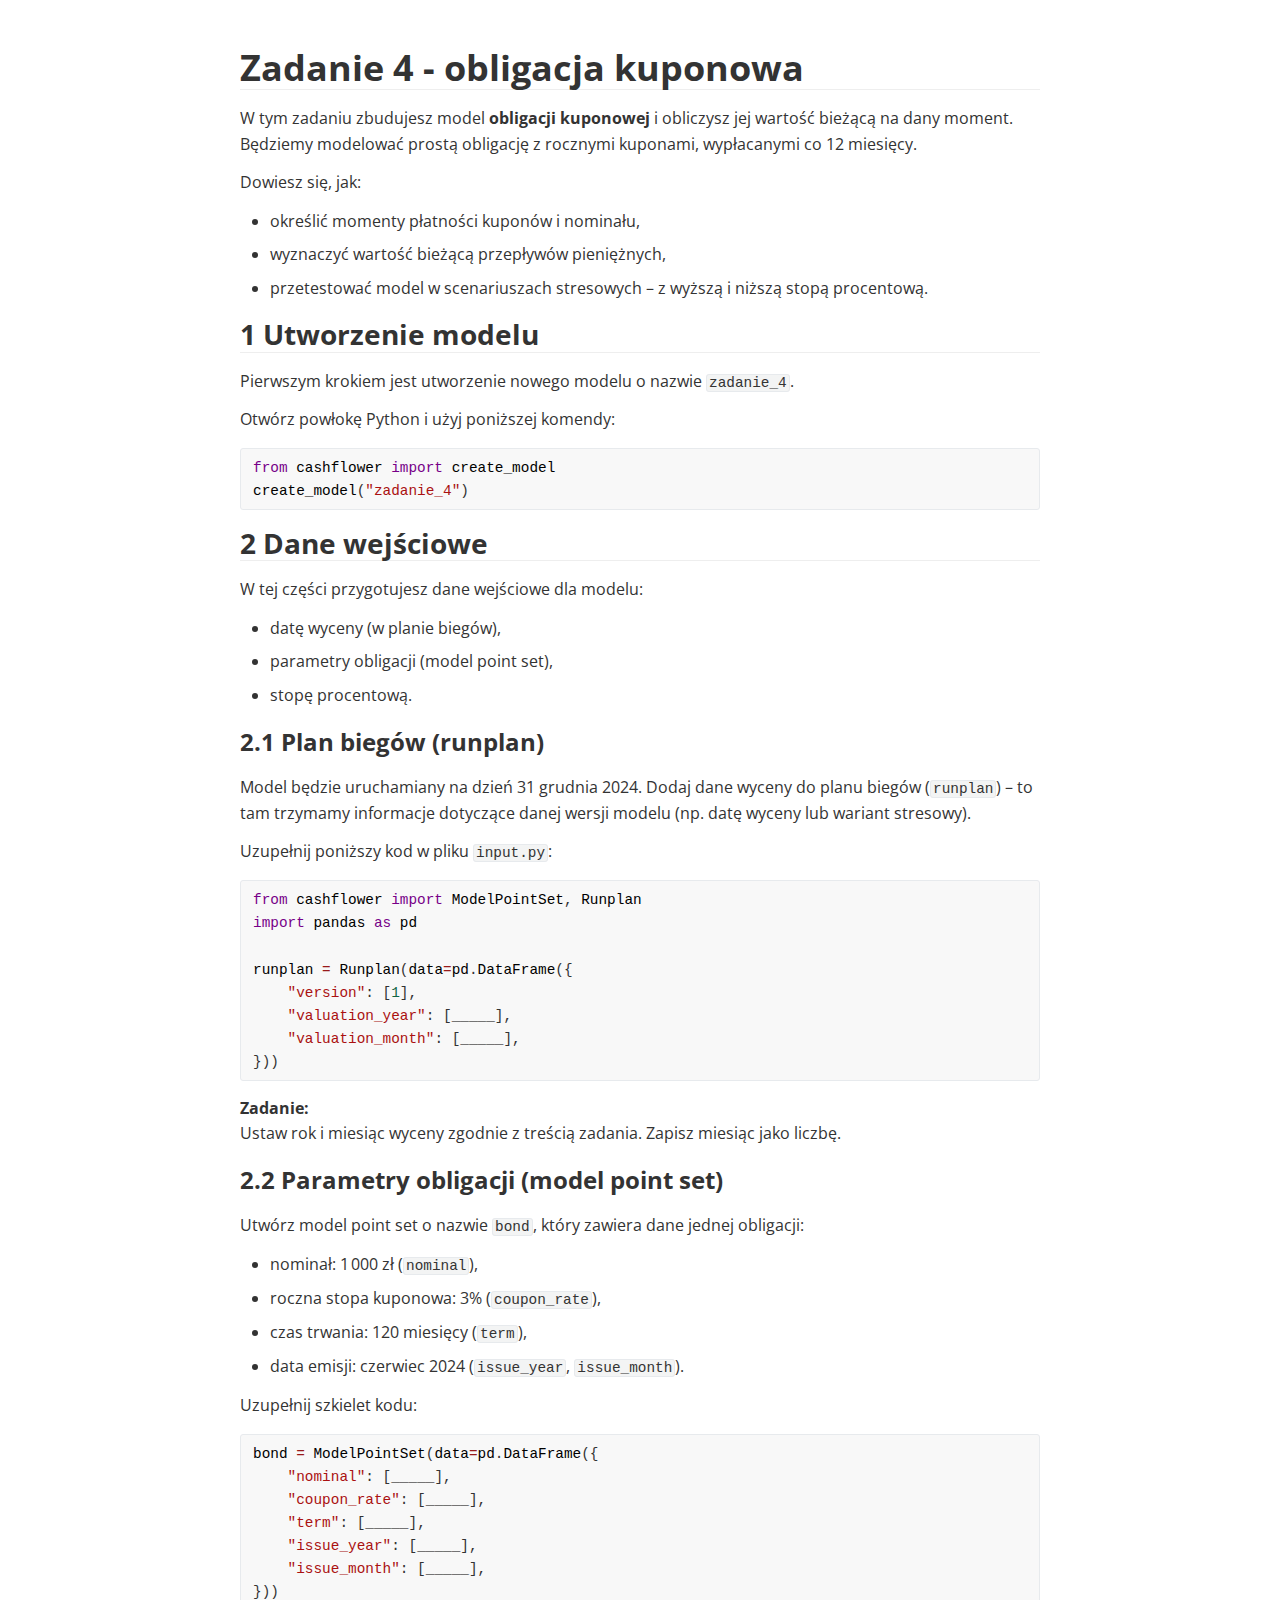
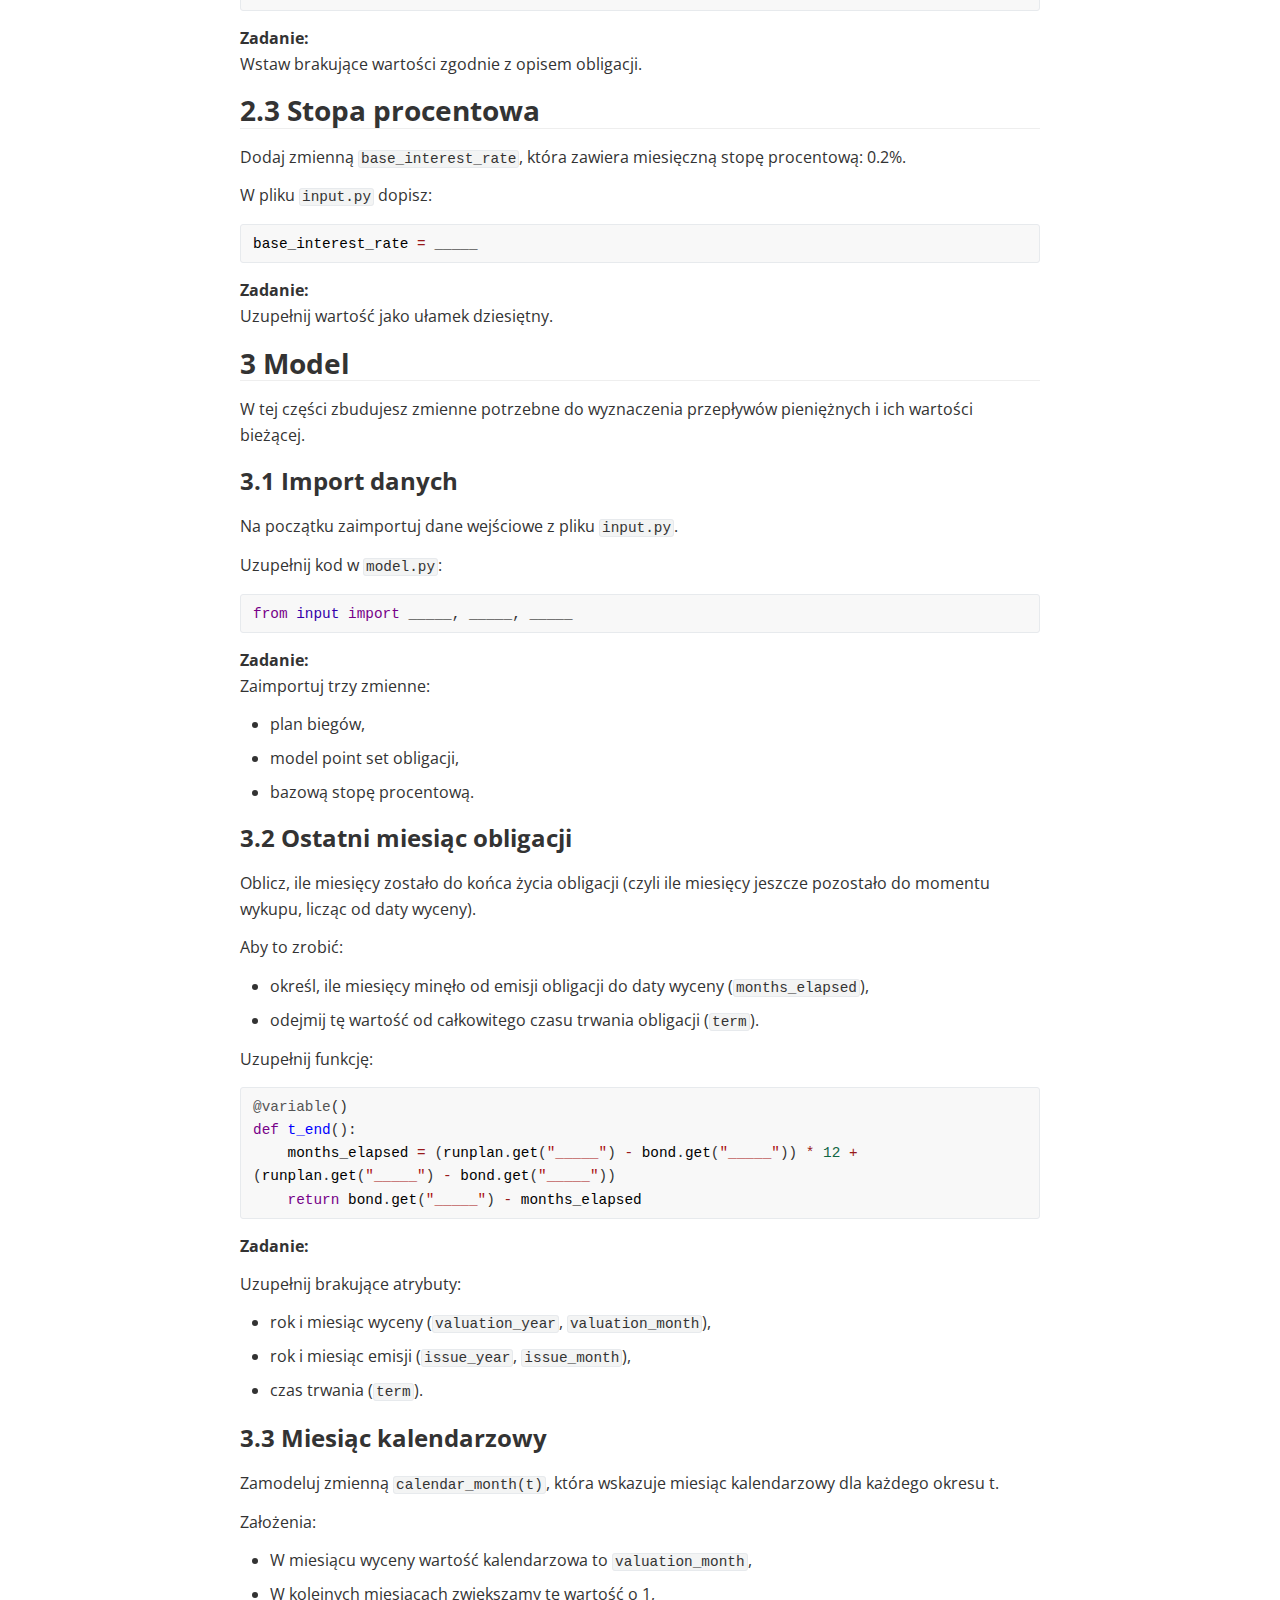
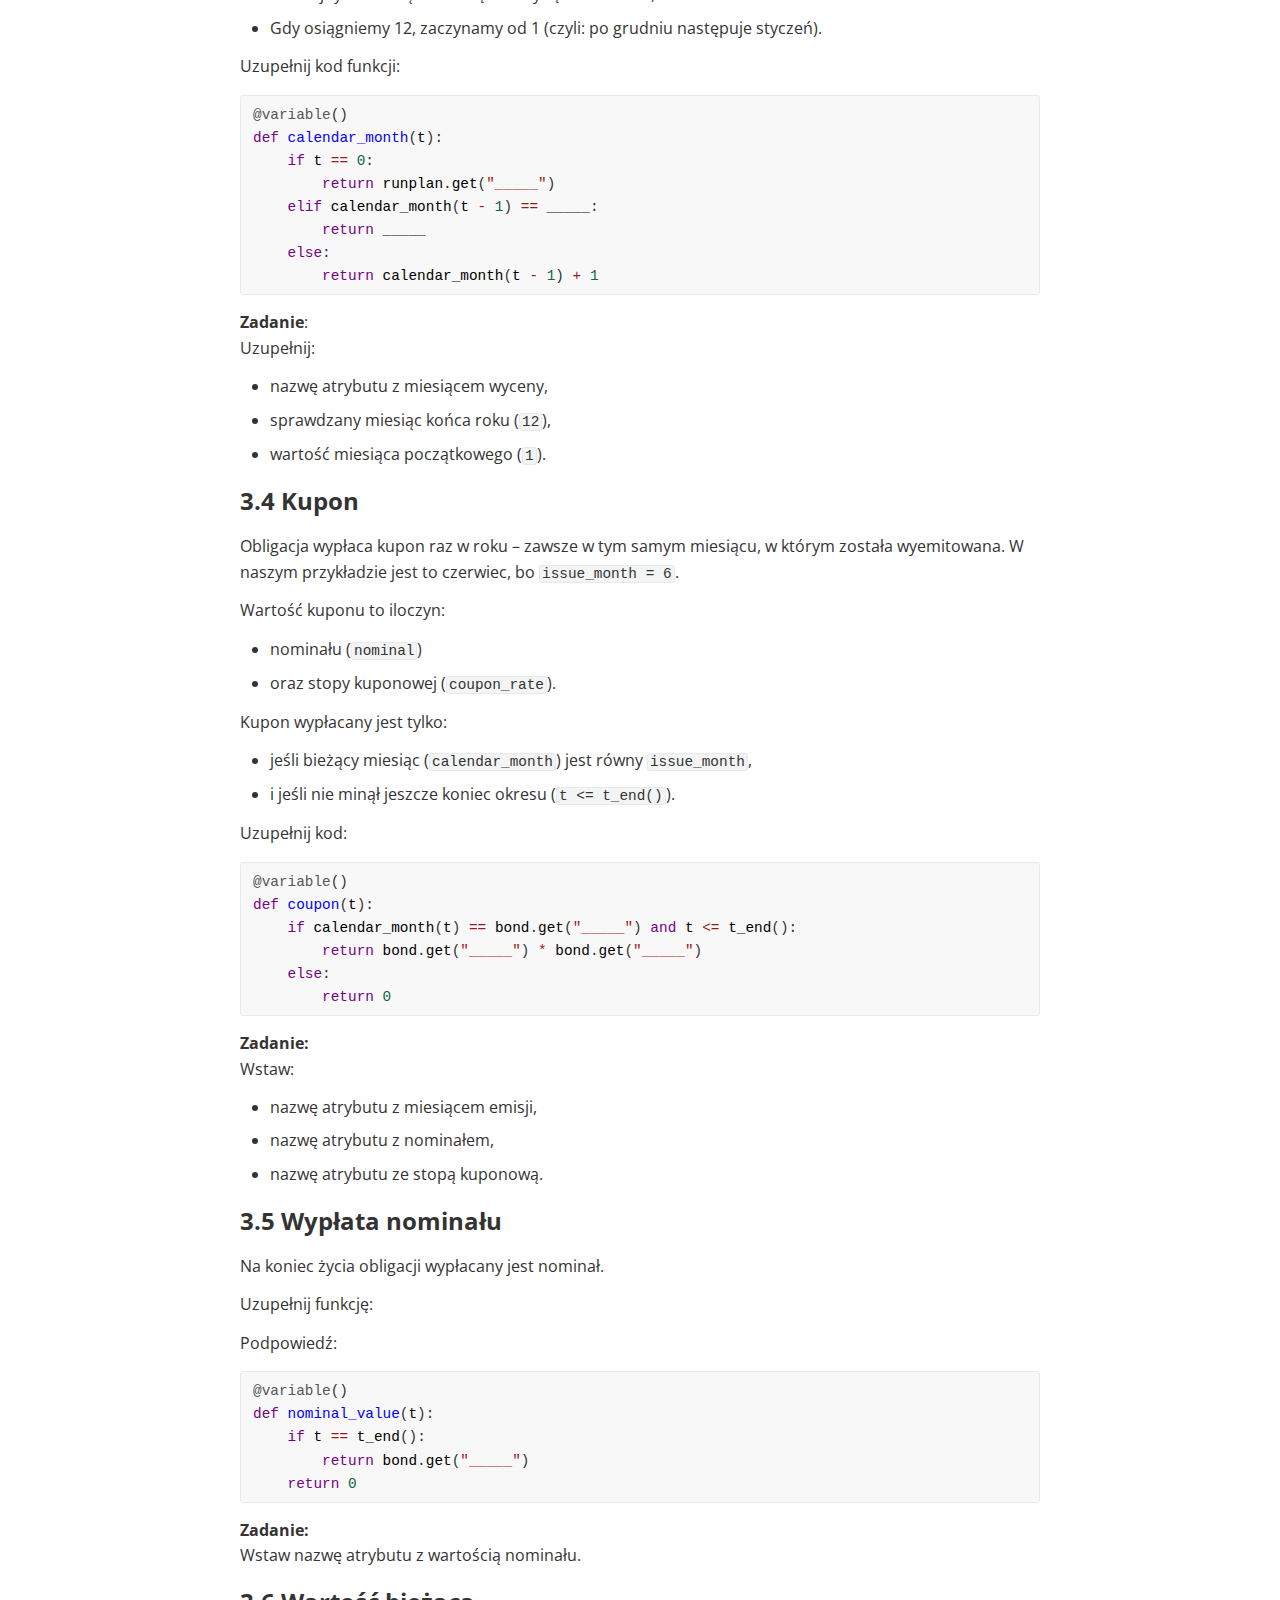
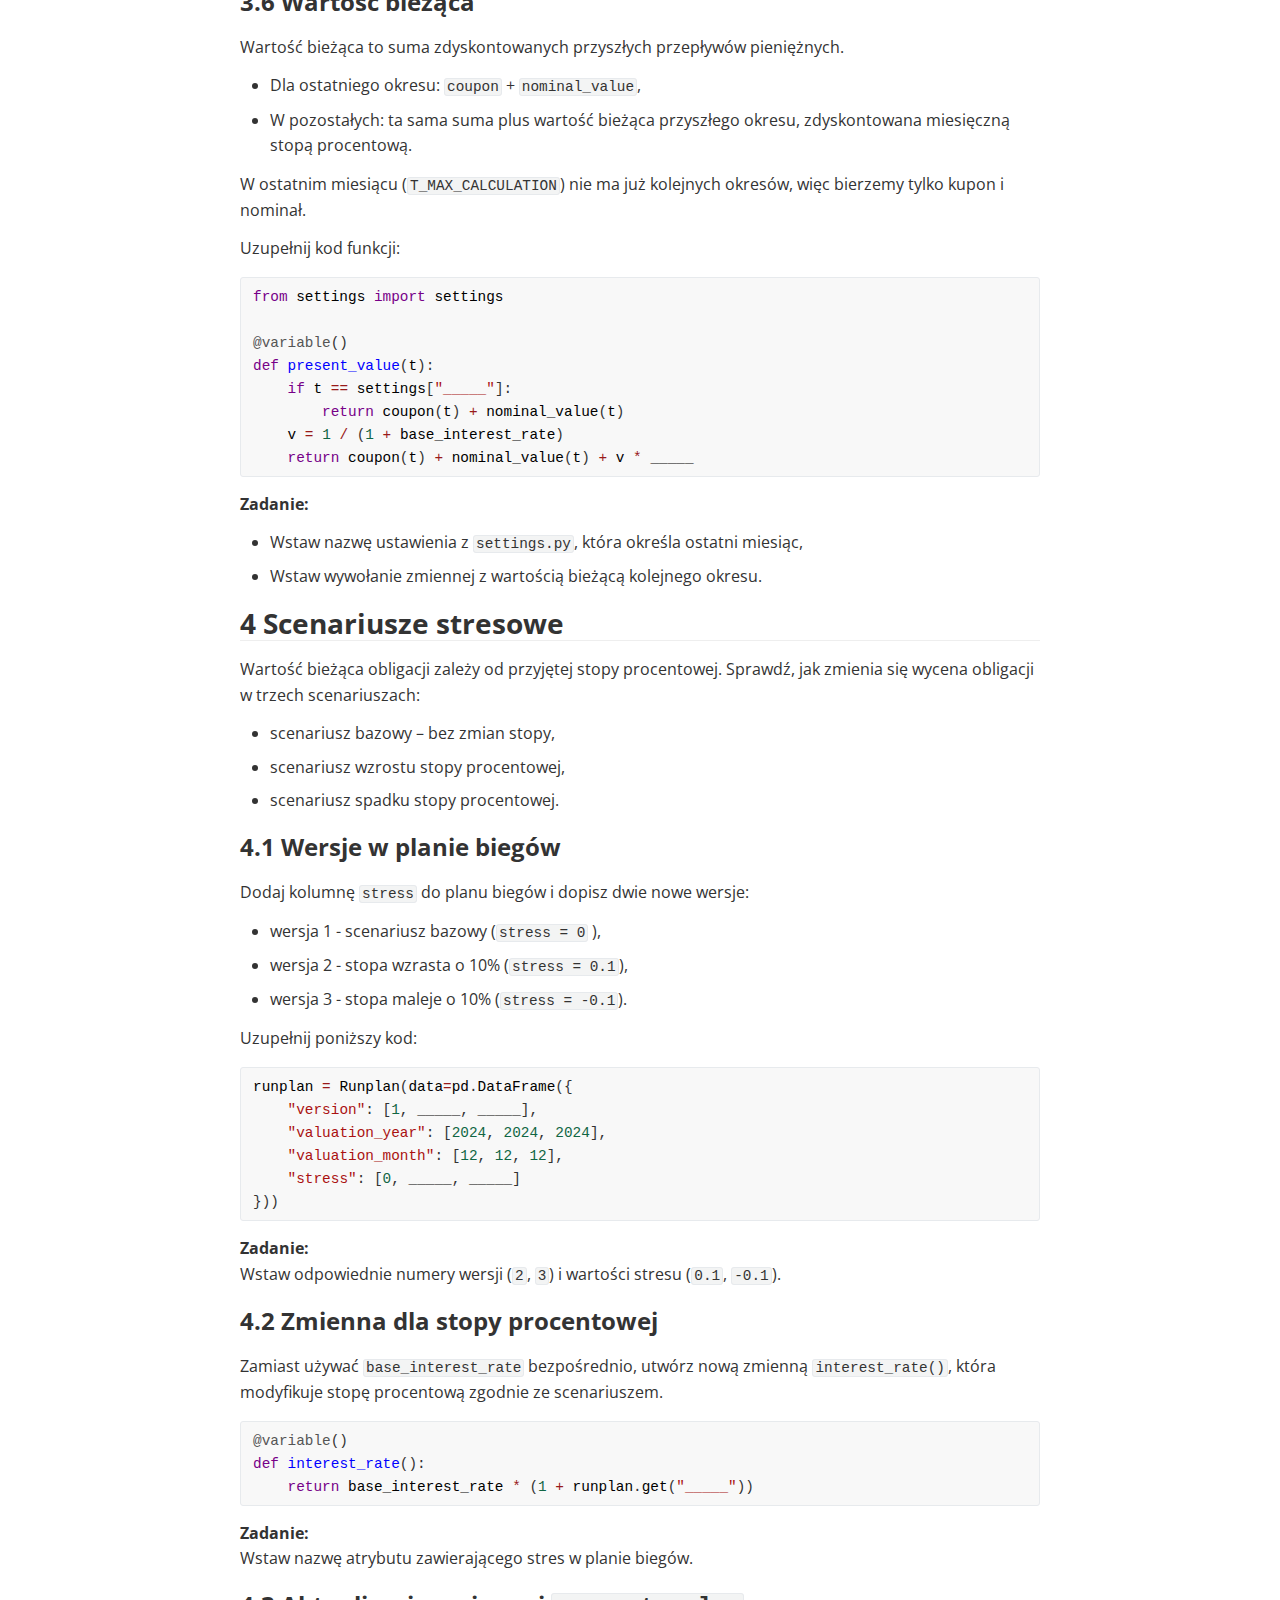
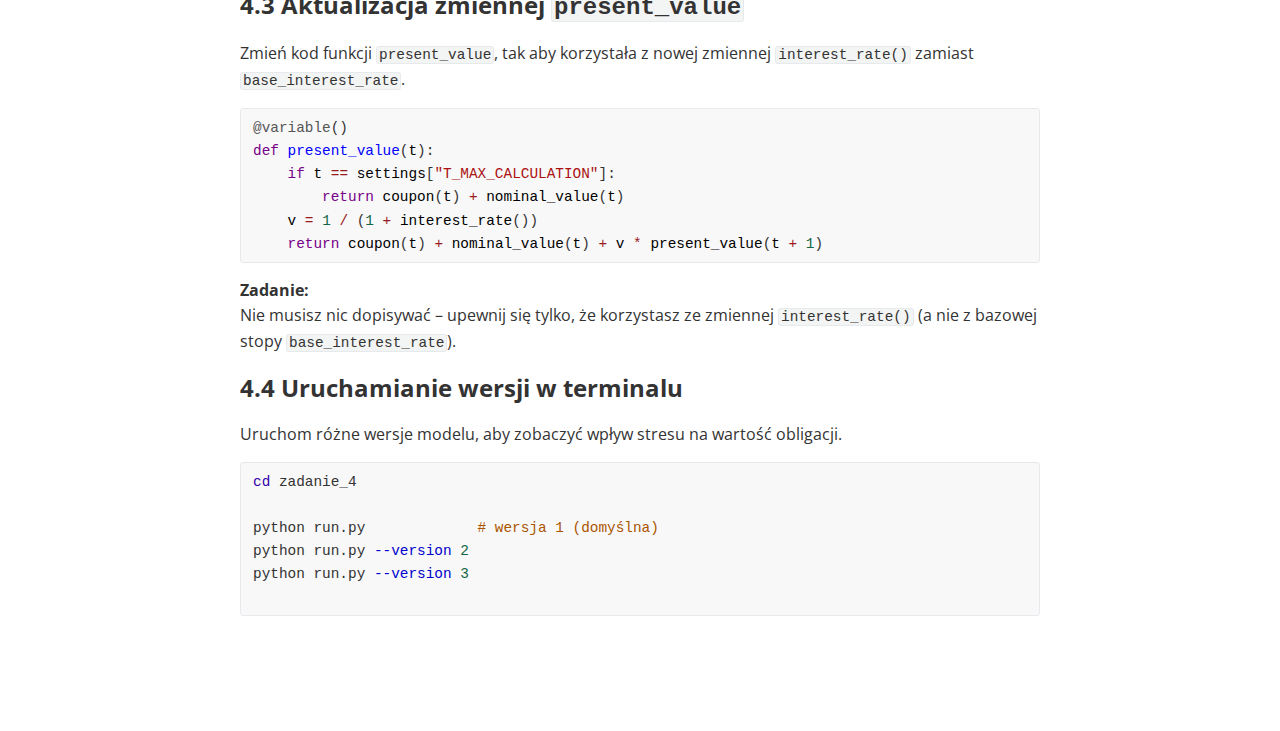
<file: webpage/zadanie_4.html>
<!doctype html>
<html>
<head>
<meta charset='UTF-8'><meta name='viewport' content='width=device-width initial-scale=1'>

<link href='https://fonts.googleapis.com/css?family=Open+Sans:400italic,700italic,700,400&subset=latin,latin-ext' rel='stylesheet' type='text/css' /><style type='text/css'>html {overflow-x: initial !important;}:root { --bg-color: #ffffff; --text-color: #333333; --select-text-bg-color: #B5D6FC; --select-text-font-color: auto; --monospace: "Lucida Console",Consolas,"Courier",monospace; --title-bar-height: 20px; }
.mac-os-11 { --title-bar-height: 28px; }
html { font-size: 14px; background-color: var(--bg-color); color: var(--text-color); font-family: "Helvetica Neue", Helvetica, Arial, sans-serif; -webkit-font-smoothing: antialiased; }
h1, h2, h3, h4, h5 { white-space: pre-wrap; }
body { margin: 0px; padding: 0px; height: auto; inset: 0px; font-size: 1rem; line-height: 1.42857; overflow-x: hidden; background: inherit; }
iframe { margin: auto; }
a.url { word-break: break-all; }
a:active, a:hover { outline: 0px; }
.in-text-selection, ::selection { text-shadow: none; background: var(--select-text-bg-color); color: var(--select-text-font-color); }
#write { margin: 0px auto; height: auto; width: inherit; word-break: normal; overflow-wrap: break-word; position: relative; white-space: normal; overflow-x: visible; padding-top: 36px; }
#write.first-line-indent p { text-indent: 2em; }
#write.first-line-indent li p, #write.first-line-indent p * { text-indent: 0px; }
#write.first-line-indent li { margin-left: 2em; }
.for-image #write { padding-left: 8px; padding-right: 8px; }
body.typora-export { padding-left: 30px; padding-right: 30px; }
.typora-export .footnote-line, .typora-export li, .typora-export p { white-space: pre-wrap; }
.typora-export .task-list-item input { pointer-events: none; }
@media screen and (max-width: 500px) {
  body.typora-export { padding-left: 0px; padding-right: 0px; }
  #write { padding-left: 20px; padding-right: 20px; }
}
#write li > figure:last-child { margin-bottom: 0.5rem; }
#write ol, #write ul { position: relative; }
img { max-width: 100%; vertical-align: middle; image-orientation: from-image; }
button, input, select, textarea { color: inherit; font: inherit; }
input[type="checkbox"], input[type="radio"] { line-height: normal; padding: 0px; }
*, ::after, ::before { box-sizing: border-box; }
#write h1, #write h2, #write h3, #write h4, #write h5, #write h6, #write p, #write pre { width: inherit; position: relative; }
#write svg h1, #write svg h2, #write svg h3, #write svg h4, #write svg h5, #write svg h6, #write svg p { position: static; }
p { line-height: inherit; }
h1, h2, h3, h4, h5, h6 { break-after: avoid-page; break-inside: avoid; orphans: 4; }
p { orphans: 4; }
h1 { font-size: 2rem; }
h2 { font-size: 1.8rem; }
h3 { font-size: 1.6rem; }
h4 { font-size: 1.4rem; }
h5 { font-size: 1.2rem; }
h6 { font-size: 1rem; }
.md-math-block, .md-rawblock, h1, h2, h3, h4, h5, h6, p { margin-top: 1rem; margin-bottom: 1rem; }
.hidden { display: none; }
.md-blockmeta { color: rgb(204, 204, 204); font-weight: 700; font-style: italic; }
a { cursor: pointer; }
sup.md-footnote { padding: 2px 4px; background-color: rgba(238, 238, 238, 0.7); color: rgb(85, 85, 85); border-radius: 4px; cursor: pointer; }
sup.md-footnote a, sup.md-footnote a:hover { color: inherit; text-transform: inherit; text-decoration: inherit; }
#write input[type="checkbox"] { cursor: pointer; width: inherit; height: inherit; }
figure { overflow-x: auto; margin: 1.2em 0px; max-width: calc(100% + 16px); padding: 0px; }
figure > table { margin: 0px; }
thead, tr { break-inside: avoid; break-after: auto; }
thead { display: table-header-group; }
table { border-collapse: collapse; border-spacing: 0px; width: 100%; overflow: auto; break-inside: auto; text-align: left; }
table.md-table td { min-width: 32px; }
.CodeMirror-gutters { border-right: 0px; background-color: inherit; }
.CodeMirror-linenumber { user-select: none; }
.CodeMirror { text-align: left; }
.CodeMirror-placeholder { opacity: 0.3; }
.CodeMirror pre { padding: 0px 4px; }
.CodeMirror-lines { padding: 0px; }
div.hr:focus { cursor: none; }
#write pre { white-space: pre-wrap; }
#write.fences-no-line-wrapping pre { white-space: pre; }
#write pre.ty-contain-cm { white-space: normal; }
.CodeMirror-gutters { margin-right: 4px; }
.md-fences { font-size: 0.9rem; display: block; break-inside: avoid; text-align: left; overflow: visible; white-space: pre; background: inherit; position: relative !important; }
.md-fences-adv-panel { width: 100%; margin-top: 10px; text-align: center; padding-top: 0px; padding-bottom: 8px; overflow-x: auto; }
#write .md-fences.mock-cm { white-space: pre-wrap; }
.md-fences.md-fences-with-lineno { padding-left: 0px; }
#write.fences-no-line-wrapping .md-fences.mock-cm { white-space: pre; overflow-x: auto; }
.md-fences.mock-cm.md-fences-with-lineno { padding-left: 8px; }
.CodeMirror-line, twitterwidget { break-inside: avoid; }
svg { break-inside: avoid; }
.footnotes { opacity: 0.8; font-size: 0.9rem; margin-top: 1em; margin-bottom: 1em; }
.footnotes + .footnotes { margin-top: 0px; }
.md-reset { margin: 0px; padding: 0px; border: 0px; outline: 0px; vertical-align: top; background: 0px 0px; text-decoration: none; text-shadow: none; float: none; position: static; width: auto; height: auto; white-space: nowrap; cursor: inherit; -webkit-tap-highlight-color: transparent; line-height: normal; font-weight: 400; text-align: left; box-sizing: content-box; direction: ltr; }
li div { padding-top: 0px; }
blockquote { margin: 1rem 0px; }
li .mathjax-block, li p { margin: 0.5rem 0px; }
li blockquote { margin: 1rem 0px; }
li { margin: 0px; position: relative; }
blockquote > :last-child { margin-bottom: 0px; }
blockquote > :first-child, li > :first-child { margin-top: 0px; }
.footnotes-area { color: rgb(136, 136, 136); margin-top: 0.714rem; padding-bottom: 0.143rem; white-space: normal; }
#write .footnote-line { white-space: pre-wrap; }
@media print {
  body, html { border: 1px solid transparent; height: 99%; break-after: avoid; break-before: avoid; font-variant-ligatures: no-common-ligatures; }
  #write { margin-top: 0px; border-color: transparent !important; padding-top: 0px !important; padding-bottom: 0px !important; }
  .typora-export * { -webkit-print-color-adjust: exact; }
  .typora-export #write { break-after: avoid; }
  .typora-export #write::after { height: 0px; }
  .is-mac table { break-inside: avoid; }
  #write > p:nth-child(1) { margin-top: 0px; }
  .typora-export-show-outline .typora-export-sidebar { display: none; }
  figure { overflow-x: visible; }
}
.footnote-line { margin-top: 0.714em; font-size: 0.7em; }
a img, img a { cursor: pointer; }
pre.md-meta-block { font-size: 0.8rem; min-height: 0.8rem; white-space: pre-wrap; background: rgb(204, 204, 204); display: block; overflow-x: hidden; }
p > .md-image:only-child:not(.md-img-error) img, p > img:only-child { display: block; margin: auto; }
#write.first-line-indent p > .md-image:only-child:not(.md-img-error) img { left: -2em; position: relative; }
p > .md-image:only-child { display: inline-block; width: 100%; }
#write .MathJax_Display { margin: 0.8em 0px 0px; }
.md-math-block { width: 100%; }
.md-math-block:not(:empty)::after { display: none; }
.MathJax_ref { fill: currentcolor; }
[contenteditable="true"]:active, [contenteditable="true"]:focus, [contenteditable="false"]:active, [contenteditable="false"]:focus { outline: 0px; box-shadow: none; }
.md-task-list-item { position: relative; list-style-type: none; }
.task-list-item.md-task-list-item { padding-left: 0px; }
.md-task-list-item > input { position: absolute; top: 0px; left: 0px; margin-left: -1.2em; margin-top: calc(1em - 10px); border: none; }
.math { font-size: 1rem; }
.md-toc { min-height: 3.58rem; position: relative; font-size: 0.9rem; border-radius: 10px; }
.md-toc-content { position: relative; margin-left: 0px; }
.md-toc-content::after, .md-toc::after { display: none; }
.md-toc-item { display: block; color: rgb(65, 131, 196); }
.md-toc-item a { text-decoration: none; }
.md-toc-inner:hover { text-decoration: underline; }
.md-toc-inner { display: inline-block; cursor: pointer; }
.md-toc-h1 .md-toc-inner { margin-left: 0px; font-weight: 700; }
.md-toc-h2 .md-toc-inner { margin-left: 2em; }
.md-toc-h3 .md-toc-inner { margin-left: 4em; }
.md-toc-h4 .md-toc-inner { margin-left: 6em; }
.md-toc-h5 .md-toc-inner { margin-left: 8em; }
.md-toc-h6 .md-toc-inner { margin-left: 10em; }
@media screen and (max-width: 48em) {
  .md-toc-h3 .md-toc-inner { margin-left: 3.5em; }
  .md-toc-h4 .md-toc-inner { margin-left: 5em; }
  .md-toc-h5 .md-toc-inner { margin-left: 6.5em; }
  .md-toc-h6 .md-toc-inner { margin-left: 8em; }
}
a.md-toc-inner { font-size: inherit; font-style: inherit; font-weight: inherit; line-height: inherit; }
.footnote-line a:not(.reversefootnote) { color: inherit; }
.reversefootnote { font-family: ui-monospace, sans-serif; }
.md-attr { display: none; }
.md-fn-count::after { content: "."; }
code, pre, samp, tt { font-family: var(--monospace); }
kbd { margin: 0px 0.1em; padding: 0.1em 0.6em; font-size: 0.8em; color: rgb(36, 39, 41); background: rgb(255, 255, 255); border: 1px solid rgb(173, 179, 185); border-radius: 3px; box-shadow: rgba(12, 13, 14, 0.2) 0px 1px 0px, rgb(255, 255, 255) 0px 0px 0px 2px inset; white-space: nowrap; vertical-align: middle; }
.md-comment { color: rgb(162, 127, 3); opacity: 0.6; font-family: var(--monospace); }
code { text-align: left; vertical-align: initial; }
a.md-print-anchor { white-space: pre !important; border-width: initial !important; border-style: none !important; border-color: initial !important; display: inline-block !important; position: absolute !important; width: 1px !important; right: 0px !important; outline: 0px !important; background: 0px 0px !important; text-decoration: initial !important; text-shadow: initial !important; }
.os-windows.monocolor-emoji .md-emoji { font-family: "Segoe UI Symbol", sans-serif; }
.md-diagram-panel > svg { max-width: 100%; }
[lang="flow"] svg, [lang="mermaid"] svg { max-width: 100%; height: auto; }
[lang="mermaid"] .node text { font-size: 1rem; }
table tr th { border-bottom: 0px; }
video { max-width: 100%; display: block; margin: 0px auto; }
iframe { max-width: 100%; width: 100%; border: none; }
.highlight td, .highlight tr { border: 0px; }
mark { background: rgb(255, 255, 0); color: rgb(0, 0, 0); }
.md-html-inline .md-plain, .md-html-inline strong, mark .md-inline-math, mark strong { color: inherit; }
.md-expand mark .md-meta { opacity: 0.3 !important; }
mark .md-meta { color: rgb(0, 0, 0); }
@media print {
  .typora-export h1, .typora-export h2, .typora-export h3, .typora-export h4, .typora-export h5, .typora-export h6 { break-inside: avoid; }
}
.md-diagram-panel .messageText { stroke: none !important; }
.md-diagram-panel .start-state { fill: var(--node-fill); }
.md-diagram-panel .edgeLabel rect { opacity: 1 !important; }
.md-fences.md-fences-math { font-size: 1em; }
.md-fences-advanced:not(.md-focus) { padding: 0px; white-space: nowrap; border: 0px; }
.md-fences-advanced:not(.md-focus) { background: inherit; }
.mermaid-svg { margin: auto; }
.typora-export-show-outline .typora-export-content { max-width: 1440px; margin: auto; display: flex; flex-direction: row; }
.typora-export-sidebar { width: 300px; font-size: 0.8rem; margin-top: 80px; margin-right: 18px; }
.typora-export-show-outline #write { --webkit-flex: 2; flex: 2 1 0%; }
.typora-export-sidebar .outline-content { position: fixed; top: 0px; max-height: 100%; overflow: hidden auto; padding-bottom: 30px; padding-top: 60px; width: 300px; }
@media screen and (max-width: 1024px) {
  .typora-export-sidebar, .typora-export-sidebar .outline-content { width: 240px; }
}
@media screen and (max-width: 800px) {
  .typora-export-sidebar { display: none; }
}
.outline-content li, .outline-content ul { margin-left: 0px; margin-right: 0px; padding-left: 0px; padding-right: 0px; list-style: none; overflow-wrap: anywhere; }
.outline-content ul { margin-top: 0px; margin-bottom: 0px; }
.outline-content strong { font-weight: 400; }
.outline-expander { width: 1rem; height: 1.42857rem; position: relative; display: table-cell; vertical-align: middle; cursor: pointer; padding-left: 4px; }
.outline-expander::before { content: ""; position: relative; font-family: Ionicons; display: inline-block; font-size: 8px; vertical-align: middle; }
.outline-item { padding-top: 3px; padding-bottom: 3px; cursor: pointer; }
.outline-expander:hover::before { content: ""; }
.outline-h1 > .outline-item { padding-left: 0px; }
.outline-h2 > .outline-item { padding-left: 1em; }
.outline-h3 > .outline-item { padding-left: 2em; }
.outline-h4 > .outline-item { padding-left: 3em; }
.outline-h5 > .outline-item { padding-left: 4em; }
.outline-h6 > .outline-item { padding-left: 5em; }
.outline-label { cursor: pointer; display: table-cell; vertical-align: middle; text-decoration: none; color: inherit; }
.outline-label:hover { text-decoration: underline; }
.outline-item:hover { border-color: rgb(245, 245, 245); background-color: var(--item-hover-bg-color); }
.outline-item:hover { margin-left: -28px; margin-right: -28px; border-left: 28px solid transparent; border-right: 28px solid transparent; }
.outline-item-single .outline-expander::before, .outline-item-single .outline-expander:hover::before { display: none; }
.outline-item-open > .outline-item > .outline-expander::before { content: ""; }
.outline-children { display: none; }
.info-panel-tab-wrapper { display: none; }
.outline-item-open > .outline-children { display: block; }
.typora-export .outline-item { padding-top: 1px; padding-bottom: 1px; }
.typora-export .outline-item:hover { margin-right: -8px; border-right: 8px solid transparent; }
.typora-export .outline-expander::before { content: "+"; font-family: inherit; top: -1px; }
.typora-export .outline-expander:hover::before, .typora-export .outline-item-open > .outline-item > .outline-expander::before { content: "−"; }
.typora-export-collapse-outline .outline-children { display: none; }
.typora-export-collapse-outline .outline-item-open > .outline-children, .typora-export-no-collapse-outline .outline-children { display: block; }
.typora-export-no-collapse-outline .outline-expander::before { content: "" !important; }
.typora-export-show-outline .outline-item-active > .outline-item .outline-label { font-weight: 700; }
.md-inline-math-container mjx-container { zoom: 0.95; }
mjx-container { break-inside: avoid; }
.md-alert.md-alert-note { border-left-color: rgb(9, 105, 218); }
.md-alert.md-alert-important { border-left-color: rgb(130, 80, 223); }
.md-alert.md-alert-warning { border-left-color: rgb(154, 103, 0); }
.md-alert.md-alert-tip { border-left-color: rgb(31, 136, 61); }
.md-alert.md-alert-caution { border-left-color: rgb(207, 34, 46); }
.md-alert { padding: 0px 1em; margin-bottom: 16px; color: inherit; border-left: 0.25em solid rgb(0, 0, 0); }
.md-alert-text-note { color: rgb(9, 105, 218); }
.md-alert-text-important { color: rgb(130, 80, 223); }
.md-alert-text-warning { color: rgb(154, 103, 0); }
.md-alert-text-tip { color: rgb(31, 136, 61); }
.md-alert-text-caution { color: rgb(207, 34, 46); }
.md-alert-text { font-size: 0.9rem; font-weight: 700; }
.md-alert-text svg { fill: currentcolor; position: relative; top: 0.125em; margin-right: 1ch; overflow: visible; }
.md-alert-text-container::after { content: attr(data-text); text-transform: capitalize; pointer-events: none; margin-right: 1ch; }


.CodeMirror { height: auto; }
.CodeMirror.cm-s-inner { background: inherit; }
.CodeMirror-scroll { overflow: auto hidden; z-index: 3; }
.CodeMirror-gutter-filler, .CodeMirror-scrollbar-filler { background-color: rgb(255, 255, 255); }
.CodeMirror-gutters { border-right: 1px solid rgb(221, 221, 221); background: inherit; white-space: nowrap; }
.CodeMirror-linenumber { padding: 0px 3px 0px 5px; text-align: right; color: rgb(153, 153, 153); }
.cm-s-inner .cm-keyword { color: rgb(119, 0, 136); }
.cm-s-inner .cm-atom, .cm-s-inner.cm-atom { color: rgb(34, 17, 153); }
.cm-s-inner .cm-number { color: rgb(17, 102, 68); }
.cm-s-inner .cm-def { color: rgb(0, 0, 255); }
.cm-s-inner .cm-variable { color: rgb(0, 0, 0); }
.cm-s-inner .cm-variable-2 { color: rgb(0, 85, 170); }
.cm-s-inner .cm-variable-3 { color: rgb(0, 136, 85); }
.cm-s-inner .cm-string { color: rgb(170, 17, 17); }
.cm-s-inner .cm-property { color: rgb(0, 0, 0); }
.cm-s-inner .cm-operator { color: rgb(152, 26, 26); }
.cm-s-inner .cm-comment, .cm-s-inner.cm-comment { color: rgb(170, 85, 0); }
.cm-s-inner .cm-string-2 { color: rgb(255, 85, 0); }
.cm-s-inner .cm-meta { color: rgb(85, 85, 85); }
.cm-s-inner .cm-qualifier { color: rgb(85, 85, 85); }
.cm-s-inner .cm-builtin { color: rgb(51, 0, 170); }
.cm-s-inner .cm-bracket { color: rgb(153, 153, 119); }
.cm-s-inner .cm-tag { color: rgb(17, 119, 0); }
.cm-s-inner .cm-attribute { color: rgb(0, 0, 204); }
.cm-s-inner .cm-header, .cm-s-inner.cm-header { color: rgb(0, 0, 255); }
.cm-s-inner .cm-quote, .cm-s-inner.cm-quote { color: rgb(0, 153, 0); }
.cm-s-inner .cm-hr, .cm-s-inner.cm-hr { color: rgb(153, 153, 153); }
.cm-s-inner .cm-link, .cm-s-inner.cm-link { color: rgb(0, 0, 204); }
.cm-negative { color: rgb(221, 68, 68); }
.cm-positive { color: rgb(34, 153, 34); }
.cm-header, .cm-strong { font-weight: 700; }
.cm-del { text-decoration: line-through; }
.cm-em { font-style: italic; }
.cm-link { text-decoration: underline; }
.cm-error { color: red; }
.cm-invalidchar { color: red; }
.cm-constant { color: rgb(38, 139, 210); }
.cm-defined { color: rgb(181, 137, 0); }
div.CodeMirror span.CodeMirror-matchingbracket { color: rgb(0, 255, 0); }
div.CodeMirror span.CodeMirror-nonmatchingbracket { color: rgb(255, 34, 34); }
.cm-s-inner .CodeMirror-activeline-background { background: inherit; }
.CodeMirror { position: relative; overflow: hidden; }
.CodeMirror-scroll { height: 100%; outline: 0px; position: relative; box-sizing: content-box; background: inherit; }
.CodeMirror-sizer { position: relative; }
.CodeMirror-gutter-filler, .CodeMirror-hscrollbar, .CodeMirror-scrollbar-filler, .CodeMirror-vscrollbar { position: absolute; z-index: 6; display: none; outline: 0px; }
.CodeMirror-vscrollbar { right: 0px; top: 0px; overflow: hidden; }
.CodeMirror-hscrollbar { bottom: 0px; left: 0px; overflow: auto hidden; }
.CodeMirror-scrollbar-filler { right: 0px; bottom: 0px; }
.CodeMirror-gutter-filler { left: 0px; bottom: 0px; }
.CodeMirror-gutters { position: absolute; left: 0px; top: 0px; padding-bottom: 10px; z-index: 3; overflow-y: hidden; }
.CodeMirror-gutter { white-space: normal; height: 100%; box-sizing: content-box; padding-bottom: 30px; margin-bottom: -32px; display: inline-block; }
.CodeMirror-gutter-wrapper { position: absolute; z-index: 4; background: 0px 0px !important; border: none !important; }
.CodeMirror-gutter-background { position: absolute; top: 0px; bottom: 0px; z-index: 4; }
.CodeMirror-gutter-elt { position: absolute; cursor: default; z-index: 4; }
.CodeMirror-lines { cursor: text; }
.CodeMirror pre { border-radius: 0px; border-width: 0px; background: 0px 0px; font-family: inherit; font-size: inherit; margin: 0px; white-space: pre; overflow-wrap: normal; color: inherit; z-index: 2; position: relative; overflow: visible; }
.CodeMirror-wrap pre { overflow-wrap: break-word; white-space: pre-wrap; word-break: normal; }
.CodeMirror-code pre { border-right: 30px solid transparent; width: fit-content; }
.CodeMirror-wrap .CodeMirror-code pre { border-right: none; width: auto; }
.CodeMirror-linebackground { position: absolute; inset: 0px; z-index: 0; }
.CodeMirror-linewidget { position: relative; z-index: 2; overflow: auto; }
.CodeMirror-wrap .CodeMirror-scroll { overflow-x: hidden; }
.CodeMirror-measure { position: absolute; width: 100%; height: 0px; overflow: hidden; visibility: hidden; }
.CodeMirror-measure pre { position: static; }
.CodeMirror div.CodeMirror-cursor { position: absolute; visibility: hidden; border-right: none; width: 0px; }
.CodeMirror div.CodeMirror-cursor { visibility: hidden; }
.CodeMirror-focused div.CodeMirror-cursor { visibility: inherit; }
.cm-searching { background: rgba(255, 255, 0, 0.4); }
span.cm-underlined { text-decoration: underline; }
span.cm-strikethrough { text-decoration: line-through; }
.cm-tw-syntaxerror { color: rgb(255, 255, 255); background-color: rgb(153, 0, 0); }
.cm-tw-deleted { text-decoration: line-through; }
.cm-tw-header5 { font-weight: 700; }
.cm-tw-listitem:first-child { padding-left: 10px; }
.cm-tw-box { border-style: solid; border-right-width: 1px; border-bottom-width: 1px; border-left-width: 1px; border-color: inherit; border-top-width: 0px !important; }
.cm-tw-underline { text-decoration: underline; }
@media print {
  .CodeMirror div.CodeMirror-cursor { visibility: hidden; }
}


:root {
    --side-bar-bg-color: #fafafa;
    --control-text-color: #777;
}

@include-when-export url(https://fonts.googleapis.com/css?family=Open+Sans:400italic,700italic,700,400&subset=latin,latin-ext);

/* open-sans-regular - latin-ext_latin */
  /* open-sans-italic - latin-ext_latin */
    /* open-sans-700 - latin-ext_latin */
    /* open-sans-700italic - latin-ext_latin */
  html {
    font-size: 16px;
    -webkit-font-smoothing: antialiased;
}

body {
    font-family: "Open Sans","Clear Sans", "Helvetica Neue", Helvetica, Arial, 'Segoe UI Emoji', sans-serif;
    color: rgb(51, 51, 51);
    line-height: 1.6;
}

#write {
    max-width: 860px;
  	margin: 0 auto;
  	padding: 30px;
    padding-bottom: 100px;
}

@media only screen and (min-width: 1400px) {
	#write {
		max-width: 1024px;
	}
}

@media only screen and (min-width: 1800px) {
	#write {
		max-width: 1200px;
	}
}

#write > ul:first-child,
#write > ol:first-child{
    margin-top: 30px;
}

a {
    color: #4183C4;
}
h1,
h2,
h3,
h4,
h5,
h6 {
    position: relative;
    margin-top: 1rem;
    margin-bottom: 1rem;
    font-weight: bold;
    line-height: 1.4;
    cursor: text;
}
h1:hover a.anchor,
h2:hover a.anchor,
h3:hover a.anchor,
h4:hover a.anchor,
h5:hover a.anchor,
h6:hover a.anchor {
    text-decoration: none;
}
h1 tt,
h1 code {
    font-size: inherit;
}
h2 tt,
h2 code {
    font-size: inherit;
}
h3 tt,
h3 code {
    font-size: inherit;
}
h4 tt,
h4 code {
    font-size: inherit;
}
h5 tt,
h5 code {
    font-size: inherit;
}
h6 tt,
h6 code {
    font-size: inherit;
}
h1 {
    font-size: 2.25em;
    line-height: 1.2;
    border-bottom: 1px solid #eee;
}
h2 {
    font-size: 1.75em;
    line-height: 1.225;
    border-bottom: 1px solid #eee;
}

/*@media print {
    .typora-export h1,
    .typora-export h2 {
        border-bottom: none;
        padding-bottom: initial;
    }

    .typora-export h1::after,
    .typora-export h2::after {
        content: "";
        display: block;
        height: 100px;
        margin-top: -96px;
        border-top: 1px solid #eee;
    }
}*/

h3 {
    font-size: 1.5em;
    line-height: 1.43;
}
h4 {
    font-size: 1.25em;
}
h5 {
    font-size: 1em;
}
h6 {
   font-size: 1em;
    color: #777;
}
p,
blockquote,
ul,
ol,
dl,
table{
    margin: 0.8em 0;
}
li>ol,
li>ul {
    margin: 0 0;
}
hr {
    height: 2px;
    padding: 0;
    margin: 16px 0;
    background-color: #e7e7e7;
    border: 0 none;
    overflow: hidden;
    box-sizing: content-box;
}

li p.first {
    display: inline-block;
}
ul,
ol {
    padding-left: 30px;
}
ul:first-child,
ol:first-child {
    margin-top: 0;
}
ul:last-child,
ol:last-child {
    margin-bottom: 0;
}
blockquote {
    border-left: 4px solid #dfe2e5;
    padding: 0 15px;
    color: #777777;
}
blockquote blockquote {
    padding-right: 0;
}
table {
    padding: 0;
    word-break: initial;
}
table tr {
    border: 1px solid #dfe2e5;
    margin: 0;
    padding: 0;
}
table tr:nth-child(2n),
thead {
    background-color: #f8f8f8;
}
table th {
    font-weight: bold;
    border: 1px solid #dfe2e5;
    border-bottom: 0;
    margin: 0;
    padding: 6px 13px;
}
table td {
    border: 1px solid #dfe2e5;
    margin: 0;
    padding: 6px 13px;
}
table th:first-child,
table td:first-child {
    margin-top: 0;
}
table th:last-child,
table td:last-child {
    margin-bottom: 0;
}

.CodeMirror-lines {
    padding-left: 4px;
}

.code-tooltip {
    box-shadow: 0 1px 1px 0 rgba(0,28,36,.3);
    border-top: 1px solid #eef2f2;
}

.md-fences,
code,
tt {
    border: 1px solid #e7eaed;
    background-color: #f8f8f8;
    border-radius: 3px;
    padding: 0;
    padding: 2px 4px 0px 4px;
    font-size: 0.9em;
}

code {
    background-color: #f3f4f4;
    padding: 0 2px 0 2px;
}

.md-fences {
    margin-bottom: 15px;
    margin-top: 15px;
    padding-top: 8px;
    padding-bottom: 6px;
}


.md-task-list-item > input {
  margin-left: -1.3em;
}

@media print {
    html {
        font-size: 13px;
    }
    pre {
        page-break-inside: avoid;
        word-wrap: break-word;
    }
}

.md-fences {
	background-color: #f8f8f8;
}
#write pre.md-meta-block {
	padding: 1rem;
    font-size: 85%;
    line-height: 1.45;
    background-color: #f7f7f7;
    border: 0;
    border-radius: 3px;
    color: #777777;
    margin-top: 0 !important;
}

.mathjax-block>.code-tooltip {
	bottom: .375rem;
}

.md-mathjax-midline {
    background: #fafafa;
}

#write>h3.md-focus:before{
	left: -1.5625rem;
	top: .375rem;
}
#write>h4.md-focus:before{
	left: -1.5625rem;
	top: .285714286rem;
}
#write>h5.md-focus:before{
	left: -1.5625rem;
	top: .285714286rem;
}
#write>h6.md-focus:before{
	left: -1.5625rem;
	top: .285714286rem;
}
.md-image>.md-meta {
    /*border: 1px solid #ddd;*/
    border-radius: 3px;
    padding: 2px 0px 0px 4px;
    font-size: 0.9em;
    color: inherit;
}

.md-tag {
    color: #a7a7a7;
    opacity: 1;
}

.md-toc { 
    margin-top:20px;
    padding-bottom:20px;
}

.sidebar-tabs {
    border-bottom: none;
}

#typora-quick-open {
    border: 1px solid #ddd;
    background-color: #f8f8f8;
}

#typora-quick-open-item {
    background-color: #FAFAFA;
    border-color: #FEFEFE #e5e5e5 #e5e5e5 #eee;
    border-style: solid;
    border-width: 1px;
}

/** focus mode */
.on-focus-mode blockquote {
    border-left-color: rgba(85, 85, 85, 0.12);
}

header, .context-menu, .megamenu-content, footer{
    font-family: "Segoe UI", "Arial", sans-serif;
}

.file-node-content:hover .file-node-icon,
.file-node-content:hover .file-node-open-state{
    visibility: visible;
}

.mac-seamless-mode #typora-sidebar {
    background-color: #fafafa;
    background-color: var(--side-bar-bg-color);
}

.mac-os #write{
    caret-color: AccentColor;
}

.md-lang {
    color: #b4654d;
}

/*.html-for-mac {
    --item-hover-bg-color: #E6F0FE;
}*/

#md-notification .btn {
    border: 0;
}

.dropdown-menu .divider {
    border-color: #e5e5e5;
    opacity: 0.4;
}

.ty-preferences .window-content {
    background-color: #fafafa;
}

.ty-preferences .nav-group-item.active {
    color: white;
    background: #999;
}

.menu-item-container a.menu-style-btn {
    background-color: #f5f8fa;
    background-image: linear-gradient( 180deg , hsla(0, 0%, 100%, 0.8), hsla(0, 0%, 100%, 0)); 
}



</style><title>07_Zadanie_4_Obligacja</title>
</head>
<body class='typora-export os-windows'><div class='typora-export-content'>
<div id='write'  class=''><h1 id='zadanie-4---obligacja-kuponowa'><span>Zadanie 4 - obligacja kuponowa</span></h1><p><span>W tym zadaniu zbudujesz model </span><strong><span>obligacji kuponowej</span></strong><span> i obliczysz jej wartość bieżącą na dany moment. Będziemy modelować prostą obligację z rocznymi kuponami, wypłacanymi co 12 miesięcy.</span></p><p><span>Dowiesz się, jak:</span></p><ul><li><p><span>określić momenty płatności kuponów i nominału,</span></p></li><li><p><span>wyznaczyć wartość bieżącą przepływów pieniężnych,</span></p></li><li><p><span>przetestować model w scenariuszach stresowych – z wyższą i niższą stopą procentową.</span></p></li></ul><h2 id='1-utworzenie-modelu'><span>1 Utworzenie modelu</span></h2><p><span>Pierwszym krokiem jest utworzenie nowego modelu o nazwie </span><code>zadanie_4</code><span>.</span></p><p><span>Otwórz powłokę Python i użyj poniższej komendy:</span></p><pre class="md-fences md-end-block ty-contain-cm modeLoaded" spellcheck="false" lang="python"><div class="CodeMirror cm-s-inner cm-s-null-scroll CodeMirror-wrap" lang="python"><div style="overflow: hidden; position: relative; width: 3px; height: 0px; top: 9.51786px; left: 8.00002px;"><textarea autocorrect="off" autocapitalize="off" spellcheck="false" tabindex="0" style="position: absolute; bottom: -1em; padding: 0px; width: 1000px; height: 1em; outline: none;"></textarea></div><div class="CodeMirror-scrollbar-filler" cm-not-content="true"></div><div class="CodeMirror-gutter-filler" cm-not-content="true"></div><div class="CodeMirror-scroll" tabindex="-1"><div class="CodeMirror-sizer" style="margin-left: 0px; margin-bottom: 0px; border-right-width: 0px; padding-right: 0px; padding-bottom: 0px;"><div style="position: relative; top: 0px;"><div class="CodeMirror-lines" role="presentation"><div role="presentation" style="position: relative; outline: none;"><div class="CodeMirror-measure"><pre><span>xxxxxxxxxx</span></pre></div><div class="CodeMirror-measure"></div><div style="position: relative; z-index: 1;"></div><div class="CodeMirror-code" role="presentation"><div class="CodeMirror-activeline" style="position: relative;"><div class="CodeMirror-activeline-background CodeMirror-linebackground"></div><div class="CodeMirror-gutter-background CodeMirror-activeline-gutter" style="left: 0px; width: 0px;"></div><pre class=" CodeMirror-line " role="presentation"><span role="presentation" style="padding-right: 0.1px;"><span class="cm-keyword">from</span> <span class="cm-variable">cashflower</span> <span class="cm-keyword">import</span> <span class="cm-variable">create_model</span></span></pre></div><pre class=" CodeMirror-line " role="presentation"><span role="presentation" style="padding-right: 0.1px;"><span class="cm-variable">create_model</span>(<span class="cm-string">"zadanie_4"</span>)</span></pre></div></div></div></div></div><div style="position: absolute; height: 0px; width: 1px; border-bottom: 0px solid transparent; top: 46px;"></div><div class="CodeMirror-gutters" style="display: none; height: 46px;"></div></div></div></pre><h2 id='2-dane-wejściowe'><span>2 Dane wejściowe</span></h2><p><span>W tej części przygotujesz dane wejściowe dla modelu:</span></p><ul><li><p><span>datę wyceny (w planie biegów),</span></p></li><li><p><span>parametry obligacji (model point set),</span></p></li><li><p><span>stopę procentową.</span></p></li></ul><h3 id='21-plan-biegów-runplan'><span>2.1 Plan biegów (runplan)</span></h3><p><span>Model będzie uruchamiany na dzień 31 grudnia 2024. Dodaj dane wyceny do planu biegów (</span><code>runplan</code><span>) – to tam trzymamy informacje dotyczące danej wersji modelu (np. datę wyceny lub wariant stresowy).</span></p><p><span>Uzupełnij poniższy kod w pliku </span><code>input.py</code><span>:</span></p><pre class="md-fences md-end-block ty-contain-cm modeLoaded" spellcheck="false" lang="python"><div class="CodeMirror cm-s-inner cm-s-null-scroll CodeMirror-wrap" lang="python"><div style="overflow: hidden; position: relative; width: 3px; height: 0px; top: 9.51786px; left: 8.00002px;"><textarea autocorrect="off" autocapitalize="off" spellcheck="false" tabindex="0" style="position: absolute; bottom: -1em; padding: 0px; width: 1000px; height: 1em; outline: none;"></textarea></div><div class="CodeMirror-scrollbar-filler" cm-not-content="true"></div><div class="CodeMirror-gutter-filler" cm-not-content="true"></div><div class="CodeMirror-scroll" tabindex="-1"><div class="CodeMirror-sizer" style="margin-left: 0px; margin-bottom: 0px; border-right-width: 0px; padding-right: 0px; padding-bottom: 0px;"><div style="position: relative; top: 0px;"><div class="CodeMirror-lines" role="presentation"><div role="presentation" style="position: relative; outline: none;"><div class="CodeMirror-measure"><pre><span>xxxxxxxxxx</span></pre></div><div class="CodeMirror-measure"></div><div style="position: relative; z-index: 1;"></div><div class="CodeMirror-code" role="presentation" style=""><div class="CodeMirror-activeline" style="position: relative;"><div class="CodeMirror-activeline-background CodeMirror-linebackground"></div><div class="CodeMirror-gutter-background CodeMirror-activeline-gutter" style="left: 0px; width: 0px;"></div><pre class=" CodeMirror-line " role="presentation"><span role="presentation" style="padding-right: 0.1px;"><span class="cm-keyword">from</span> <span class="cm-variable">cashflower</span> <span class="cm-keyword">import</span> <span class="cm-variable">ModelPointSet</span>, <span class="cm-variable">Runplan</span></span></pre></div><pre class=" CodeMirror-line " role="presentation"><span role="presentation" style="padding-right: 0.1px;"><span class="cm-keyword">import</span> <span class="cm-variable">pandas</span> <span class="cm-keyword">as</span> <span class="cm-variable">pd</span></span></pre><pre class=" CodeMirror-line " role="presentation"><span role="presentation" style="padding-right: 0.1px;"><span cm-text="" cm-zwsp="">
</span></span></pre><pre class=" CodeMirror-line " role="presentation"><span role="presentation" style="padding-right: 0.1px;"><span class="cm-variable">runplan</span> <span class="cm-operator">=</span> <span class="cm-variable">Runplan</span>(<span class="cm-variable">data</span><span class="cm-operator">=</span><span class="cm-variable">pd</span>.<span class="cm-property">DataFrame</span>({</span></pre><pre class=" CodeMirror-line " role="presentation"><span role="presentation" style="padding-right: 0.1px;"> &nbsp; &nbsp;<span class="cm-string">"version"</span>: [<span class="cm-number">1</span>],</span></pre><pre class=" CodeMirror-line " role="presentation"><span role="presentation" style="padding-right: 0.1px;"> &nbsp; &nbsp;<span class="cm-string">"valuation_year"</span>: [<span class="cm-variable">_____</span>],</span></pre><pre class=" CodeMirror-line " role="presentation"><span role="presentation" style="padding-right: 0.1px;"> &nbsp; &nbsp;<span class="cm-string">"valuation_month"</span>: [<span class="cm-variable">_____</span>], </span></pre><pre class=" CodeMirror-line " role="presentation"><span role="presentation" style="padding-right: 0.1px;">}))</span></pre></div></div></div></div></div><div style="position: absolute; height: 0px; width: 1px; border-bottom: 0px solid transparent; top: 184px;"></div><div class="CodeMirror-gutters" style="display: none; height: 184px;"></div></div></div></pre><p><strong><span>Zadanie:</span></strong>
<span>Ustaw rok i miesiąc wyceny zgodnie z treścią zadania. Zapisz miesiąc jako liczbę.</span></p><h3 id='22-parametry-obligacji-model-point-set'><span>2.2 Parametry obligacji (model point set)</span></h3><p><span>Utwórz model point set o nazwie </span><code>bond</code><span>, który zawiera dane jednej obligacji:</span></p><ul><li><p><span>nominał: 1 000 zł (</span><code>nominal</code><span>),</span></p></li><li><p><span>roczna stopa kuponowa: 3% (</span><code>coupon_rate</code><span>),</span></p></li><li><p><span>czas trwania: 120 miesięcy (</span><code>term</code><span>),</span></p></li><li><p><span>data emisji: czerwiec 2024 (</span><code>issue_year</code><span>, </span><code>issue_month</code><span>).</span></p></li></ul><p><span>Uzupełnij szkielet kodu:</span></p><pre class="md-fences md-end-block ty-contain-cm modeLoaded" spellcheck="false" lang="python"><div class="CodeMirror cm-s-inner cm-s-null-scroll CodeMirror-wrap" lang="python"><div style="overflow: hidden; position: relative; width: 3px; height: 0px; top: 9.51786px; left: 8.00002px;"><textarea autocorrect="off" autocapitalize="off" spellcheck="false" tabindex="0" style="position: absolute; bottom: -1em; padding: 0px; width: 1000px; height: 1em; outline: none;"></textarea></div><div class="CodeMirror-scrollbar-filler" cm-not-content="true"></div><div class="CodeMirror-gutter-filler" cm-not-content="true"></div><div class="CodeMirror-scroll" tabindex="-1"><div class="CodeMirror-sizer" style="margin-left: 0px; margin-bottom: 0px; border-right-width: 0px; padding-right: 0px; padding-bottom: 0px;"><div style="position: relative; top: 0px;"><div class="CodeMirror-lines" role="presentation"><div role="presentation" style="position: relative; outline: none;"><div class="CodeMirror-measure"><pre><span>xxxxxxxxxx</span></pre></div><div class="CodeMirror-measure"></div><div style="position: relative; z-index: 1;"></div><div class="CodeMirror-code" role="presentation" style=""><div class="CodeMirror-activeline" style="position: relative;"><div class="CodeMirror-activeline-background CodeMirror-linebackground"></div><div class="CodeMirror-gutter-background CodeMirror-activeline-gutter" style="left: 0px; width: 0px;"></div><pre class=" CodeMirror-line " role="presentation"><span role="presentation" style="padding-right: 0.1px;"><span class="cm-variable">bond</span> <span class="cm-operator">=</span> <span class="cm-variable">ModelPointSet</span>(<span class="cm-variable">data</span><span class="cm-operator">=</span><span class="cm-variable">pd</span>.<span class="cm-property">DataFrame</span>({</span></pre></div><pre class=" CodeMirror-line " role="presentation"><span role="presentation" style="padding-right: 0.1px;"> &nbsp; &nbsp;<span class="cm-string">"nominal"</span>: [<span class="cm-variable">_____</span>],</span></pre><pre class=" CodeMirror-line " role="presentation"><span role="presentation" style="padding-right: 0.1px;"> &nbsp; &nbsp;<span class="cm-string">"coupon_rate"</span>: [<span class="cm-variable">_____</span>],</span></pre><pre class=" CodeMirror-line " role="presentation"><span role="presentation" style="padding-right: 0.1px;"> &nbsp; &nbsp;<span class="cm-string">"term"</span>: [<span class="cm-variable">_____</span>],</span></pre><pre class=" CodeMirror-line " role="presentation"><span role="presentation" style="padding-right: 0.1px;"> &nbsp; &nbsp;<span class="cm-string">"issue_year"</span>: [<span class="cm-variable">_____</span>],</span></pre><pre class=" CodeMirror-line " role="presentation"><span role="presentation" style="padding-right: 0.1px;"> &nbsp; &nbsp;<span class="cm-string">"issue_month"</span>: [<span class="cm-variable">_____</span>],</span></pre><pre class=" CodeMirror-line " role="presentation"><span role="presentation" style="padding-right: 0.1px;">}))</span></pre></div></div></div></div></div><div style="position: absolute; height: 0px; width: 1px; border-bottom: 0px solid transparent; top: 161px;"></div><div class="CodeMirror-gutters" style="display: none; height: 161px;"></div></div></div></pre><p><strong><span>Zadanie:</span></strong>
<span>Wstaw brakujące wartości zgodnie z opisem obligacji.</span></p><h2 id='23-stopa-procentowa'><span>2.3 Stopa procentowa</span></h2><p><span>Dodaj zmienną </span><code>base_interest_rate</code><span>, która zawiera miesięczną stopę procentową: 0.2%.</span></p><p><span>W pliku </span><code>input.py</code><span> dopisz:</span></p><pre class="md-fences md-end-block ty-contain-cm modeLoaded" spellcheck="false" lang="python"><div class="CodeMirror cm-s-inner cm-s-null-scroll CodeMirror-wrap" lang="python"><div style="overflow: hidden; position: relative; width: 3px; height: 0px; top: 9.51786px; left: 8.00002px;"><textarea autocorrect="off" autocapitalize="off" spellcheck="false" tabindex="0" style="position: absolute; bottom: -1em; padding: 0px; width: 1000px; height: 1em; outline: none;"></textarea></div><div class="CodeMirror-scrollbar-filler" cm-not-content="true"></div><div class="CodeMirror-gutter-filler" cm-not-content="true"></div><div class="CodeMirror-scroll" tabindex="-1"><div class="CodeMirror-sizer" style="margin-left: 0px; margin-bottom: 0px; border-right-width: 0px; padding-right: 0px; padding-bottom: 0px;"><div style="position: relative; top: 0px;"><div class="CodeMirror-lines" role="presentation"><div role="presentation" style="position: relative; outline: none;"><div class="CodeMirror-measure"><pre><span>xxxxxxxxxx</span></pre></div><div class="CodeMirror-measure"></div><div style="position: relative; z-index: 1;"></div><div class="CodeMirror-code" role="presentation"><div class="CodeMirror-activeline" style="position: relative;"><div class="CodeMirror-activeline-background CodeMirror-linebackground"></div><div class="CodeMirror-gutter-background CodeMirror-activeline-gutter" style="left: 0px; width: 0px;"></div><pre class=" CodeMirror-line " role="presentation"><span role="presentation" style="padding-right: 0.1px;"><span class="cm-variable">base_interest_rate</span> <span class="cm-operator">=</span> <span class="cm-variable">_____</span></span></pre></div></div></div></div></div></div><div style="position: absolute; height: 0px; width: 1px; border-bottom: 0px solid transparent; top: 23px;"></div><div class="CodeMirror-gutters" style="display: none; height: 23px;"></div></div></div></pre><p><strong><span>Zadanie:</span></strong>
<span>Uzupełnij wartość jako ułamek dziesiętny.</span></p><h2 id='3-model'><span>3 Model</span></h2><p><span>W tej części zbudujesz zmienne potrzebne do wyznaczenia przepływów pieniężnych i ich wartości bieżącej.</span></p><h3 id='31-import-danych'><span>3.1 Import danych</span></h3><p><span>Na początku zaimportuj dane wejściowe z pliku </span><code>input.py</code><span>.</span></p><p><span>Uzupełnij kod w </span><code>model.py</code><span>:</span></p><pre class="md-fences md-end-block ty-contain-cm modeLoaded" spellcheck="false" lang="python"><div class="CodeMirror cm-s-inner cm-s-null-scroll CodeMirror-wrap" lang="python"><div style="overflow: hidden; position: relative; width: 3px; height: 0px; top: 9.51786px; left: 8.00002px;"><textarea autocorrect="off" autocapitalize="off" spellcheck="false" tabindex="0" style="position: absolute; bottom: -1em; padding: 0px; width: 1000px; height: 1em; outline: none;"></textarea></div><div class="CodeMirror-scrollbar-filler" cm-not-content="true"></div><div class="CodeMirror-gutter-filler" cm-not-content="true"></div><div class="CodeMirror-scroll" tabindex="-1"><div class="CodeMirror-sizer" style="margin-left: 0px; margin-bottom: 0px; border-right-width: 0px; padding-right: 0px; padding-bottom: 0px;"><div style="position: relative; top: 0px;"><div class="CodeMirror-lines" role="presentation"><div role="presentation" style="position: relative; outline: none;"><div class="CodeMirror-measure"><pre><span>xxxxxxxxxx</span></pre></div><div class="CodeMirror-measure"></div><div style="position: relative; z-index: 1;"></div><div class="CodeMirror-code" role="presentation"><div class="CodeMirror-activeline" style="position: relative;"><div class="CodeMirror-activeline-background CodeMirror-linebackground"></div><div class="CodeMirror-gutter-background CodeMirror-activeline-gutter" style="left: 0px; width: 0px;"></div><pre class=" CodeMirror-line " role="presentation"><span role="presentation" style="padding-right: 0.1px;"><span class="cm-keyword">from</span> <span class="cm-builtin">input</span> <span class="cm-keyword">import</span> <span class="cm-variable">_____</span>, <span class="cm-variable">_____</span>, <span class="cm-variable">_____</span></span></pre></div></div></div></div></div></div><div style="position: absolute; height: 0px; width: 1px; border-bottom: 0px solid transparent; top: 23px;"></div><div class="CodeMirror-gutters" style="display: none; height: 23px;"></div></div></div></pre><p><strong><span>Zadanie:</span></strong>
<span>Zaimportuj trzy zmienne:</span></p><ul><li><p><span>plan biegów,</span></p></li><li><p><span>model point set obligacji,</span></p></li><li><p><span>bazową stopę procentową.</span></p></li></ul><h3 id='32-ostatni-miesiąc-obligacji'><span>3.2 Ostatni miesiąc obligacji</span></h3><p><span>Oblicz, ile miesięcy zostało do końca życia obligacji (czyli ile miesięcy jeszcze pozostało do momentu wykupu, licząc od daty wyceny).</span></p><p><span>Aby to zrobić:</span></p><ul><li><p><span>określ, ile miesięcy minęło od emisji obligacji do daty wyceny (</span><code>months_elapsed</code><span>),</span></p></li><li><p><span>odejmij tę wartość od całkowitego czasu trwania obligacji (</span><code>term</code><span>).</span></p></li></ul><p><span>Uzupełnij funkcję:</span></p><pre class="md-fences md-end-block ty-contain-cm modeLoaded" spellcheck="false" lang="python"><div class="CodeMirror cm-s-inner cm-s-null-scroll CodeMirror-wrap" lang="python"><div style="overflow: hidden; position: relative; width: 3px; height: 0px; top: 9.51786px; left: 8.00002px;"><textarea autocorrect="off" autocapitalize="off" spellcheck="false" tabindex="0" style="position: absolute; bottom: -1em; padding: 0px; width: 1000px; height: 1em; outline: none;"></textarea></div><div class="CodeMirror-scrollbar-filler" cm-not-content="true"></div><div class="CodeMirror-gutter-filler" cm-not-content="true"></div><div class="CodeMirror-scroll" tabindex="-1"><div class="CodeMirror-sizer" style="margin-left: 0px; margin-bottom: 0px; border-right-width: 0px; padding-right: 0px; padding-bottom: 0px;"><div style="position: relative; top: 0px;"><div class="CodeMirror-lines" role="presentation"><div role="presentation" style="position: relative; outline: none;"><div class="CodeMirror-measure"><pre><span>xxxxxxxxxx</span></pre></div><div class="CodeMirror-measure"></div><div style="position: relative; z-index: 1;"></div><div class="CodeMirror-code" role="presentation"><div class="CodeMirror-activeline" style="position: relative;"><div class="CodeMirror-activeline-background CodeMirror-linebackground"></div><div class="CodeMirror-gutter-background CodeMirror-activeline-gutter" style="left: 0px; width: 0px;"></div><pre class=" CodeMirror-line " role="presentation"><span role="presentation" style="padding-right: 0.1px;"><span class="cm-meta">@variable</span>()</span></pre></div><pre class=" CodeMirror-line " role="presentation"><span role="presentation" style="padding-right: 0.1px;"><span class="cm-keyword">def</span> <span class="cm-def">t_end</span>():</span></pre><pre class=" CodeMirror-line " role="presentation"><span role="presentation" style="padding-right: 0.1px;"> &nbsp; &nbsp;<span class="cm-variable">months_elapsed</span> <span class="cm-operator">=</span> (<span class="cm-variable">runplan</span>.<span class="cm-property">get</span>(<span class="cm-string">"_____"</span>) <span class="cm-operator">-</span> <span class="cm-variable">bond</span>.<span class="cm-property">get</span>(<span class="cm-string">"_____"</span>)) <span class="cm-operator">*</span> <span class="cm-number">12</span> <span class="cm-operator">+</span> (<span class="cm-variable">runplan</span>.<span class="cm-property">get</span>(<span class="cm-string">"_____"</span>) <span class="cm-operator">-</span> <span class="cm-variable">bond</span>.<span class="cm-property">get</span>(<span class="cm-string">"_____"</span>))</span></pre><pre class=" CodeMirror-line " role="presentation"><span role="presentation" style="padding-right: 0.1px;"> &nbsp; &nbsp;<span class="cm-keyword">return</span> <span class="cm-variable">bond</span>.<span class="cm-property">get</span>(<span class="cm-string">"_____"</span>) <span class="cm-operator">-</span> <span class="cm-variable">months_elapsed</span></span></pre></div></div></div></div></div><div style="position: absolute; height: 0px; width: 1px; border-bottom: 0px solid transparent; top: 115px;"></div><div class="CodeMirror-gutters" style="display: none; height: 115px;"></div></div></div></pre><p><strong><span>Zadanie:</span></strong></p><p><span>Uzupełnij brakujące atrybuty:</span></p><ul><li><p><span>rok i miesiąc wyceny (</span><code>valuation_year</code><span>, </span><code>valuation_month</code><span>),</span></p></li><li><p><span>rok i miesiąc emisji (</span><code>issue_year</code><span>, </span><code>issue_month</code><span>),</span></p></li><li><p><span>czas trwania (</span><code>term</code><span>).</span></p></li></ul><h3 id='33-miesiąc-kalendarzowy'><span>3.3 Miesiąc kalendarzowy</span></h3><p><span>Zamodeluj zmienną </span><code>calendar_month(t)</code><span>, która wskazuje miesiąc kalendarzowy dla każdego okresu t.</span></p><p><span>Założenia:</span></p><ul><li><p><span>W miesiącu wyceny wartość kalendarzowa to </span><code>valuation_month</code><span>,</span></p></li><li><p><span>W kolejnych miesiącach zwiększamy tę wartość o 1,</span></p></li><li><p><span>Gdy osiągniemy 12, zaczynamy od 1 (czyli: po grudniu następuje styczeń).</span></p></li></ul><p><span>Uzupełnij kod funkcji:</span></p><pre class="md-fences md-end-block ty-contain-cm modeLoaded" spellcheck="false" lang="python"><div class="CodeMirror cm-s-inner cm-s-null-scroll CodeMirror-wrap" lang="python"><div style="overflow: hidden; position: relative; width: 3px; height: 0px; top: 9.51786px; left: 8.00002px;"><textarea autocorrect="off" autocapitalize="off" spellcheck="false" tabindex="0" style="position: absolute; bottom: -1em; padding: 0px; width: 1000px; height: 1em; outline: none;"></textarea></div><div class="CodeMirror-scrollbar-filler" cm-not-content="true"></div><div class="CodeMirror-gutter-filler" cm-not-content="true"></div><div class="CodeMirror-scroll" tabindex="-1"><div class="CodeMirror-sizer" style="margin-left: 0px; margin-bottom: 0px; border-right-width: 0px; padding-right: 0px; padding-bottom: 0px;"><div style="position: relative; top: 0px;"><div class="CodeMirror-lines" role="presentation"><div role="presentation" style="position: relative; outline: none;"><div class="CodeMirror-measure"><pre><span>xxxxxxxxxx</span></pre></div><div class="CodeMirror-measure"></div><div style="position: relative; z-index: 1;"></div><div class="CodeMirror-code" role="presentation" style=""><div class="CodeMirror-activeline" style="position: relative;"><div class="CodeMirror-activeline-background CodeMirror-linebackground"></div><div class="CodeMirror-gutter-background CodeMirror-activeline-gutter" style="left: 0px; width: 0px;"></div><pre class=" CodeMirror-line " role="presentation"><span role="presentation" style="padding-right: 0.1px;"><span class="cm-meta">@variable</span>()</span></pre></div><pre class=" CodeMirror-line " role="presentation"><span role="presentation" style="padding-right: 0.1px;"><span class="cm-keyword">def</span> <span class="cm-def">calendar_month</span>(<span class="cm-variable">t</span>):</span></pre><pre class=" CodeMirror-line " role="presentation"><span role="presentation" style="padding-right: 0.1px;"> &nbsp; &nbsp;<span class="cm-keyword">if</span> <span class="cm-variable">t</span> <span class="cm-operator">==</span> <span class="cm-number">0</span>:</span></pre><pre class=" CodeMirror-line " role="presentation"><span role="presentation" style="padding-right: 0.1px;"> &nbsp; &nbsp; &nbsp; &nbsp;<span class="cm-keyword">return</span> <span class="cm-variable">runplan</span>.<span class="cm-property">get</span>(<span class="cm-string">"_____"</span>)</span></pre><pre class=" CodeMirror-line " role="presentation"><span role="presentation" style="padding-right: 0.1px;"> &nbsp; &nbsp;<span class="cm-keyword">elif</span> <span class="cm-variable">calendar_month</span>(<span class="cm-variable">t</span> <span class="cm-operator">-</span> <span class="cm-number">1</span>) <span class="cm-operator">==</span> <span class="cm-variable">_____</span>:</span></pre><pre class=" CodeMirror-line " role="presentation"><span role="presentation" style="padding-right: 0.1px;"> &nbsp; &nbsp; &nbsp; &nbsp;<span class="cm-keyword">return</span> <span class="cm-variable">_____</span></span></pre><pre class=" CodeMirror-line " role="presentation"><span role="presentation" style="padding-right: 0.1px;"> &nbsp; &nbsp;<span class="cm-keyword">else</span>:</span></pre><pre class=" CodeMirror-line " role="presentation"><span role="presentation" style="padding-right: 0.1px;"> &nbsp; &nbsp; &nbsp; &nbsp;<span class="cm-keyword">return</span> <span class="cm-variable">calendar_month</span>(<span class="cm-variable">t</span> <span class="cm-operator">-</span> <span class="cm-number">1</span>) <span class="cm-operator">+</span> <span class="cm-number">1</span></span></pre></div></div></div></div></div><div style="position: absolute; height: 0px; width: 1px; border-bottom: 0px solid transparent; top: 184px;"></div><div class="CodeMirror-gutters" style="display: none; height: 184px;"></div></div></div></pre><p><strong><span>Zadanie</span></strong><span>:</span>
<span>Uzupełnij:</span></p><ul><li><p><span>nazwę atrybutu z miesiącem wyceny,</span></p></li><li><p><span>sprawdzany miesiąc końca roku (</span><code>12</code><span>),</span></p></li><li><p><span>wartość miesiąca początkowego (</span><code>1</code><span>).</span></p></li></ul><h3 id='34-kupon'><span>3.4 Kupon</span></h3><p><span>Obligacja wypłaca kupon raz w roku – zawsze w tym samym miesiącu, w którym została wyemitowana. W naszym przykładzie jest to czerwiec, bo </span><code>issue_month = 6</code><span>.</span></p><p><span>Wartość kuponu to iloczyn:</span></p><ul><li><p><span>nominału (</span><code>nominal</code><span>)</span></p></li><li><p><span>oraz stopy kuponowej (</span><code>coupon_rate</code><span>).</span></p></li></ul><p><span>Kupon wypłacany jest tylko:</span></p><ul><li><p><span>jeśli bieżący miesiąc (</span><code>calendar_month</code><span>) jest równy </span><code>issue_month</code><span>,</span></p></li><li><p><span>i jeśli nie minął jeszcze koniec okresu (</span><code>t &lt;= t_end()</code><span>).</span></p></li></ul><p><span>Uzupełnij kod:</span></p><pre class="md-fences md-end-block ty-contain-cm modeLoaded" spellcheck="false" lang="python"><div class="CodeMirror cm-s-inner cm-s-null-scroll CodeMirror-wrap" lang="python"><div style="overflow: hidden; position: relative; width: 3px; height: 0px; top: 9.51786px; left: 8.00002px;"><textarea autocorrect="off" autocapitalize="off" spellcheck="false" tabindex="0" style="position: absolute; bottom: -1em; padding: 0px; width: 1000px; height: 1em; outline: none;"></textarea></div><div class="CodeMirror-scrollbar-filler" cm-not-content="true"></div><div class="CodeMirror-gutter-filler" cm-not-content="true"></div><div class="CodeMirror-scroll" tabindex="-1"><div class="CodeMirror-sizer" style="margin-left: 0px; margin-bottom: 0px; border-right-width: 0px; padding-right: 0px; padding-bottom: 0px;"><div style="position: relative; top: 0px;"><div class="CodeMirror-lines" role="presentation"><div role="presentation" style="position: relative; outline: none;"><div class="CodeMirror-measure"><pre><span>xxxxxxxxxx</span></pre></div><div class="CodeMirror-measure"></div><div style="position: relative; z-index: 1;"></div><div class="CodeMirror-code" role="presentation" style=""><div class="CodeMirror-activeline" style="position: relative;"><div class="CodeMirror-activeline-background CodeMirror-linebackground"></div><div class="CodeMirror-gutter-background CodeMirror-activeline-gutter" style="left: 0px; width: 0px;"></div><pre class=" CodeMirror-line " role="presentation"><span role="presentation" style="padding-right: 0.1px;"><span class="cm-meta">@variable</span>()</span></pre></div><pre class=" CodeMirror-line " role="presentation"><span role="presentation" style="padding-right: 0.1px;"><span class="cm-keyword">def</span> <span class="cm-def">coupon</span>(<span class="cm-variable">t</span>):</span></pre><pre class=" CodeMirror-line " role="presentation"><span role="presentation" style="padding-right: 0.1px;"> &nbsp; &nbsp;<span class="cm-keyword">if</span> <span class="cm-variable">calendar_month</span>(<span class="cm-variable">t</span>) <span class="cm-operator">==</span> <span class="cm-variable">bond</span>.<span class="cm-property">get</span>(<span class="cm-string">"_____"</span>) <span class="cm-keyword">and</span> <span class="cm-variable">t</span> <span class="cm-operator">&lt;=</span> <span class="cm-variable">t_end</span>():</span></pre><pre class=" CodeMirror-line " role="presentation"><span role="presentation" style="padding-right: 0.1px;"> &nbsp; &nbsp; &nbsp; &nbsp;<span class="cm-keyword">return</span> <span class="cm-variable">bond</span>.<span class="cm-property">get</span>(<span class="cm-string">"_____"</span>) <span class="cm-operator">*</span> <span class="cm-variable">bond</span>.<span class="cm-property">get</span>(<span class="cm-string">"_____"</span>)</span></pre><pre class=" CodeMirror-line " role="presentation"><span role="presentation" style="padding-right: 0.1px;"> &nbsp; &nbsp;<span class="cm-keyword">else</span>:</span></pre><pre class=" CodeMirror-line " role="presentation"><span role="presentation" style="padding-right: 0.1px;"> &nbsp; &nbsp; &nbsp; &nbsp;<span class="cm-keyword">return</span> <span class="cm-number">0</span></span></pre></div></div></div></div></div><div style="position: absolute; height: 0px; width: 1px; border-bottom: 0px solid transparent; top: 138px;"></div><div class="CodeMirror-gutters" style="display: none; height: 138px;"></div></div></div></pre><p><strong><span>Zadanie:</span></strong>
<span>Wstaw:</span></p><ul><li><p><span>nazwę atrybutu z miesiącem emisji,</span></p></li><li><p><span>nazwę atrybutu z nominałem,</span></p></li><li><p><span>nazwę atrybutu ze stopą kuponową.</span></p></li></ul><h3 id='35-wypłata-nominału'><span>3.5 Wypłata nominału</span></h3><p><span>Na koniec życia obligacji wypłacany jest nominał.</span></p><p><span>Uzupełnij funkcję:</span></p><p><span>Podpowiedź:</span></p><pre class="md-fences md-end-block ty-contain-cm modeLoaded" spellcheck="false" lang="python"><div class="CodeMirror cm-s-inner cm-s-null-scroll CodeMirror-wrap" lang="python"><div style="overflow: hidden; position: relative; width: 3px; height: 0px; top: 9.51786px; left: 8.00002px;"><textarea autocorrect="off" autocapitalize="off" spellcheck="false" tabindex="0" style="position: absolute; bottom: -1em; padding: 0px; width: 1000px; height: 1em; outline: none;"></textarea></div><div class="CodeMirror-scrollbar-filler" cm-not-content="true"></div><div class="CodeMirror-gutter-filler" cm-not-content="true"></div><div class="CodeMirror-scroll" tabindex="-1"><div class="CodeMirror-sizer" style="margin-left: 0px; margin-bottom: 0px; border-right-width: 0px; padding-right: 0px; padding-bottom: 0px;"><div style="position: relative; top: 0px;"><div class="CodeMirror-lines" role="presentation"><div role="presentation" style="position: relative; outline: none;"><div class="CodeMirror-measure"><pre><span>xxxxxxxxxx</span></pre></div><div class="CodeMirror-measure"></div><div style="position: relative; z-index: 1;"></div><div class="CodeMirror-code" role="presentation" style=""><div class="CodeMirror-activeline" style="position: relative;"><div class="CodeMirror-activeline-background CodeMirror-linebackground"></div><div class="CodeMirror-gutter-background CodeMirror-activeline-gutter" style="left: 0px; width: 0px;"></div><pre class=" CodeMirror-line " role="presentation"><span role="presentation" style="padding-right: 0.1px;"><span class="cm-meta">@variable</span>()</span></pre></div><pre class=" CodeMirror-line " role="presentation"><span role="presentation" style="padding-right: 0.1px;"><span class="cm-keyword">def</span> <span class="cm-def">nominal_value</span>(<span class="cm-variable">t</span>):</span></pre><pre class=" CodeMirror-line " role="presentation"><span role="presentation" style="padding-right: 0.1px;"> &nbsp; &nbsp;<span class="cm-keyword">if</span> <span class="cm-variable">t</span> <span class="cm-operator">==</span> <span class="cm-variable">t_end</span>():</span></pre><pre class=" CodeMirror-line " role="presentation"><span role="presentation" style="padding-right: 0.1px;"> &nbsp; &nbsp; &nbsp; &nbsp;<span class="cm-keyword">return</span> <span class="cm-variable">bond</span>.<span class="cm-property">get</span>(<span class="cm-string">"_____"</span>)</span></pre><pre class=" CodeMirror-line " role="presentation"><span role="presentation" style="padding-right: 0.1px;"> &nbsp; &nbsp;<span class="cm-keyword">return</span> <span class="cm-number">0</span></span></pre></div></div></div></div></div><div style="position: absolute; height: 0px; width: 1px; border-bottom: 0px solid transparent; top: 115px;"></div><div class="CodeMirror-gutters" style="display: none; height: 115px;"></div></div></div></pre><p><strong><span>Zadanie:</span></strong>
<span>Wstaw nazwę atrybutu z wartością nominału.</span></p><h3 id='36-wartość-bieżąca'><span>3.6 Wartość bieżąca</span></h3><p><span>Wartość bieżąca to suma zdyskontowanych przyszłych przepływów pieniężnych.</span></p><ul><li><p><span>Dla ostatniego okresu: </span><code>coupon</code><span> + </span><code>nominal_value</code><span>,</span></p></li><li><p><span>W pozostałych: ta sama suma plus wartość bieżąca przyszłego okresu, zdyskontowana miesięczną stopą procentową.</span></p></li></ul><p><span>W ostatnim miesiącu (</span><code>T_MAX_CALCULATION</code><span>) nie ma już kolejnych okresów, więc bierzemy tylko kupon i nominał.</span></p><p><span>Uzupełnij kod funkcji:</span></p><pre class="md-fences md-end-block ty-contain-cm modeLoaded" spellcheck="false" lang="python"><div class="CodeMirror cm-s-inner cm-s-null-scroll CodeMirror-wrap" lang="python"><div style="overflow: hidden; position: relative; width: 3px; height: 0px; top: 9.51786px; left: 8.00002px;"><textarea autocorrect="off" autocapitalize="off" spellcheck="false" tabindex="0" style="position: absolute; bottom: -1em; padding: 0px; width: 1000px; height: 1em; outline: none;"></textarea></div><div class="CodeMirror-scrollbar-filler" cm-not-content="true"></div><div class="CodeMirror-gutter-filler" cm-not-content="true"></div><div class="CodeMirror-scroll" tabindex="-1"><div class="CodeMirror-sizer" style="margin-left: 0px; margin-bottom: 0px; border-right-width: 0px; padding-right: 0px; padding-bottom: 0px;"><div style="position: relative; top: 0px;"><div class="CodeMirror-lines" role="presentation"><div role="presentation" style="position: relative; outline: none;"><div class="CodeMirror-measure"><pre><span>xxxxxxxxxx</span></pre></div><div class="CodeMirror-measure"></div><div style="position: relative; z-index: 1;"></div><div class="CodeMirror-code" role="presentation" style=""><div class="CodeMirror-activeline" style="position: relative;"><div class="CodeMirror-activeline-background CodeMirror-linebackground"></div><div class="CodeMirror-gutter-background CodeMirror-activeline-gutter" style="left: 0px; width: 0px;"></div><pre class=" CodeMirror-line " role="presentation"><span role="presentation" style="padding-right: 0.1px;"><span class="cm-keyword">from</span> <span class="cm-variable">settings</span> <span class="cm-keyword">import</span> <span class="cm-variable">settings</span></span></pre></div><pre class=" CodeMirror-line " role="presentation"><span role="presentation" style="padding-right: 0.1px;"><span cm-text="" cm-zwsp="">
</span></span></pre><pre class=" CodeMirror-line " role="presentation"><span role="presentation" style="padding-right: 0.1px;"><span class="cm-meta">@variable</span>()</span></pre><pre class=" CodeMirror-line " role="presentation"><span role="presentation" style="padding-right: 0.1px;"><span class="cm-keyword">def</span> <span class="cm-def">present_value</span>(<span class="cm-variable">t</span>):</span></pre><pre class=" CodeMirror-line " role="presentation"><span role="presentation" style="padding-right: 0.1px;"> &nbsp; &nbsp;<span class="cm-keyword">if</span> <span class="cm-variable">t</span> <span class="cm-operator">==</span> <span class="cm-variable">settings</span>[<span class="cm-string">"_____"</span>]:</span></pre><pre class=" CodeMirror-line " role="presentation"><span role="presentation" style="padding-right: 0.1px;"> &nbsp; &nbsp; &nbsp; &nbsp;<span class="cm-keyword">return</span> <span class="cm-variable">coupon</span>(<span class="cm-variable">t</span>) <span class="cm-operator">+</span> <span class="cm-variable">nominal_value</span>(<span class="cm-variable">t</span>)</span></pre><pre class=" CodeMirror-line " role="presentation"><span role="presentation" style="padding-right: 0.1px;"> &nbsp; &nbsp;<span class="cm-variable">v</span> <span class="cm-operator">=</span> <span class="cm-number">1</span> <span class="cm-operator">/</span> (<span class="cm-number">1</span> <span class="cm-operator">+</span> <span class="cm-variable">base_interest_rate</span>)</span></pre><pre class=" CodeMirror-line " role="presentation"><span role="presentation" style="padding-right: 0.1px;"> &nbsp; &nbsp;<span class="cm-keyword">return</span> <span class="cm-variable">coupon</span>(<span class="cm-variable">t</span>) <span class="cm-operator">+</span> <span class="cm-variable">nominal_value</span>(<span class="cm-variable">t</span>) <span class="cm-operator">+</span> <span class="cm-variable">v</span> <span class="cm-operator">*</span> <span class="cm-variable">_____</span></span></pre></div></div></div></div></div><div style="position: absolute; height: 0px; width: 1px; border-bottom: 0px solid transparent; top: 184px;"></div><div class="CodeMirror-gutters" style="display: none; height: 184px;"></div></div></div></pre><p><strong><span>Zadanie:</span></strong></p><ul><li><p><span>Wstaw nazwę ustawienia z </span><code>settings.py</code><span>, która określa ostatni miesiąc,</span></p></li><li><p><span>Wstaw wywołanie zmiennej z wartością bieżącą kolejnego okresu.</span></p></li></ul><h2 id='4-scenariusze-stresowe'><span>4 Scenariusze stresowe</span></h2><p><span>Wartość bieżąca obligacji zależy od przyjętej stopy procentowej. Sprawdź, jak zmienia się wycena obligacji w trzech scenariuszach:</span></p><ul><li><p><span>scenariusz bazowy – bez zmian stopy,</span></p></li><li><p><span>scenariusz wzrostu stopy procentowej,</span></p></li><li><p><span>scenariusz spadku stopy procentowej.</span></p></li></ul><h3 id='41-wersje-w-planie-biegów'><span>4.1 Wersje w planie biegów</span></h3><p><span>Dodaj kolumnę </span><code>stress</code><span> do planu biegów i dopisz dwie nowe wersje:</span></p><ul><li><p><span>wersja 1 - scenariusz bazowy (</span><code>stress = 0</code><span> ),</span></p></li><li><p><span>wersja 2 - stopa wzrasta o 10% (</span><code>stress = 0.1</code><span>),</span></p></li><li><p><span>wersja 3 - stopa maleje o 10% (</span><code>stress = -0.1</code><span>).</span></p></li></ul><p><span>Uzupełnij poniższy kod:</span></p><pre class="md-fences md-end-block ty-contain-cm modeLoaded" spellcheck="false" lang="python"><div class="CodeMirror cm-s-inner cm-s-null-scroll CodeMirror-wrap" lang="python"><div style="overflow: hidden; position: relative; width: 3px; height: 0px; top: 9.51786px; left: 8.00002px;"><textarea autocorrect="off" autocapitalize="off" spellcheck="false" tabindex="0" style="position: absolute; bottom: -1em; padding: 0px; width: 1000px; height: 1em; outline: none;"></textarea></div><div class="CodeMirror-scrollbar-filler" cm-not-content="true"></div><div class="CodeMirror-gutter-filler" cm-not-content="true"></div><div class="CodeMirror-scroll" tabindex="-1"><div class="CodeMirror-sizer" style="margin-left: 0px; margin-bottom: 0px; border-right-width: 0px; padding-right: 0px; padding-bottom: 0px;"><div style="position: relative; top: 0px;"><div class="CodeMirror-lines" role="presentation"><div role="presentation" style="position: relative; outline: none;"><div class="CodeMirror-measure"><pre><span>xxxxxxxxxx</span></pre></div><div class="CodeMirror-measure"></div><div style="position: relative; z-index: 1;"></div><div class="CodeMirror-code" role="presentation" style=""><div class="CodeMirror-activeline" style="position: relative;"><div class="CodeMirror-activeline-background CodeMirror-linebackground"></div><div class="CodeMirror-gutter-background CodeMirror-activeline-gutter" style="left: 0px; width: 0px;"></div><pre class=" CodeMirror-line " role="presentation"><span role="presentation" style="padding-right: 0.1px;"><span class="cm-variable">runplan</span> <span class="cm-operator">=</span> <span class="cm-variable">Runplan</span>(<span class="cm-variable">data</span><span class="cm-operator">=</span><span class="cm-variable">pd</span>.<span class="cm-property">DataFrame</span>({</span></pre></div><pre class=" CodeMirror-line " role="presentation"><span role="presentation" style="padding-right: 0.1px;"> &nbsp; &nbsp;<span class="cm-string">"version"</span>: [<span class="cm-number">1</span>, <span class="cm-variable">_____</span>, <span class="cm-variable">_____</span>],</span></pre><pre class=" CodeMirror-line " role="presentation"><span role="presentation" style="padding-right: 0.1px;"> &nbsp; &nbsp;<span class="cm-string">"valuation_year"</span>: [<span class="cm-number">2024</span>, <span class="cm-number">2024</span>, <span class="cm-number">2024</span>],</span></pre><pre class=" CodeMirror-line " role="presentation"><span role="presentation" style="padding-right: 0.1px;"> &nbsp; &nbsp;<span class="cm-string">"valuation_month"</span>: [<span class="cm-number">12</span>, <span class="cm-number">12</span>, <span class="cm-number">12</span>],</span></pre><pre class=" CodeMirror-line " role="presentation"><span role="presentation" style="padding-right: 0.1px;"> &nbsp; &nbsp;<span class="cm-string">"stress"</span>: [<span class="cm-number">0</span>, <span class="cm-variable">_____</span>, <span class="cm-variable">_____</span>]</span></pre><pre class=" CodeMirror-line " role="presentation"><span role="presentation" style="padding-right: 0.1px;">}))</span></pre></div></div></div></div></div><div style="position: absolute; height: 0px; width: 1px; border-bottom: 0px solid transparent; top: 138px;"></div><div class="CodeMirror-gutters" style="display: none; height: 138px;"></div></div></div></pre><p><strong><span>Zadanie:</span></strong>
<span>Wstaw odpowiednie numery wersji (</span><code>2</code><span>, </span><code>3</code><span>) i wartości stresu (</span><code>0.1</code><span>, </span><code>-0.1</code><span>).</span></p><h3 id='42-zmienna-dla-stopy-procentowej'><span>4.2 Zmienna dla stopy procentowej</span></h3><p><span>Zamiast używać </span><code>base_interest_rate</code><span> bezpośrednio, utwórz nową zmienną </span><code>interest_rate()</code><span>, która modyfikuje stopę procentową zgodnie ze scenariuszem.</span></p><pre class="md-fences md-end-block ty-contain-cm modeLoaded" spellcheck="false" lang="python"><div class="CodeMirror cm-s-inner cm-s-null-scroll CodeMirror-wrap" lang="python"><div style="overflow: hidden; position: relative; width: 3px; height: 0px; top: 9.51786px; left: 8.00002px;"><textarea autocorrect="off" autocapitalize="off" spellcheck="false" tabindex="0" style="position: absolute; bottom: -1em; padding: 0px; width: 1000px; height: 1em; outline: none;"></textarea></div><div class="CodeMirror-scrollbar-filler" cm-not-content="true"></div><div class="CodeMirror-gutter-filler" cm-not-content="true"></div><div class="CodeMirror-scroll" tabindex="-1"><div class="CodeMirror-sizer" style="margin-left: 0px; margin-bottom: 0px; border-right-width: 0px; padding-right: 0px; padding-bottom: 0px;"><div style="position: relative; top: 0px;"><div class="CodeMirror-lines" role="presentation"><div role="presentation" style="position: relative; outline: none;"><div class="CodeMirror-measure"><pre><span>xxxxxxxxxx</span></pre></div><div class="CodeMirror-measure"></div><div style="position: relative; z-index: 1;"></div><div class="CodeMirror-code" role="presentation"><div class="CodeMirror-activeline" style="position: relative;"><div class="CodeMirror-activeline-background CodeMirror-linebackground"></div><div class="CodeMirror-gutter-background CodeMirror-activeline-gutter" style="left: 0px; width: 0px;"></div><pre class=" CodeMirror-line " role="presentation"><span role="presentation" style="padding-right: 0.1px;"><span class="cm-meta">@variable</span>()</span></pre></div><pre class=" CodeMirror-line " role="presentation"><span role="presentation" style="padding-right: 0.1px;"><span class="cm-keyword">def</span> <span class="cm-def">interest_rate</span>():</span></pre><pre class=" CodeMirror-line " role="presentation"><span role="presentation" style="padding-right: 0.1px;"> &nbsp; &nbsp;<span class="cm-keyword">return</span> <span class="cm-variable">base_interest_rate</span> <span class="cm-operator">*</span> (<span class="cm-number">1</span> <span class="cm-operator">+</span> <span class="cm-variable">runplan</span>.<span class="cm-property">get</span>(<span class="cm-string">"_____"</span>))</span></pre></div></div></div></div></div><div style="position: absolute; height: 0px; width: 1px; border-bottom: 0px solid transparent; top: 69px;"></div><div class="CodeMirror-gutters" style="display: none; height: 69px;"></div></div></div></pre><p><strong><span>Zadanie:</span></strong>
<span>Wstaw nazwę atrybutu zawierającego stres w planie biegów.</span></p><h3 id='43-aktualizacja-zmiennej-presentvalue'><span>4.3 Aktualizacja zmiennej </span><code>present_value</code></h3><p><span>Zmień kod funkcji </span><code>present_value</code><span>, tak aby korzystała z nowej zmiennej </span><code>interest_rate()</code><span> zamiast </span><code>base_interest_rate</code><span>.</span></p><pre class="md-fences md-end-block ty-contain-cm modeLoaded" spellcheck="false" lang="python"><div class="CodeMirror cm-s-inner cm-s-null-scroll CodeMirror-wrap" lang="python"><div style="overflow: hidden; position: relative; width: 3px; height: 0px; top: 9.51786px; left: 8.00002px;"><textarea autocorrect="off" autocapitalize="off" spellcheck="false" tabindex="0" style="position: absolute; bottom: -1em; padding: 0px; width: 1000px; height: 1em; outline: none;"></textarea></div><div class="CodeMirror-scrollbar-filler" cm-not-content="true"></div><div class="CodeMirror-gutter-filler" cm-not-content="true"></div><div class="CodeMirror-scroll" tabindex="-1"><div class="CodeMirror-sizer" style="margin-left: 0px; margin-bottom: 0px; border-right-width: 0px; padding-right: 0px; padding-bottom: 0px;"><div style="position: relative; top: 0px;"><div class="CodeMirror-lines" role="presentation"><div role="presentation" style="position: relative; outline: none;"><div class="CodeMirror-measure"><pre><span>xxxxxxxxxx</span></pre></div><div class="CodeMirror-measure"></div><div style="position: relative; z-index: 1;"></div><div class="CodeMirror-code" role="presentation" style=""><div class="CodeMirror-activeline" style="position: relative;"><div class="CodeMirror-activeline-background CodeMirror-linebackground"></div><div class="CodeMirror-gutter-background CodeMirror-activeline-gutter" style="left: 0px; width: 0px;"></div><pre class=" CodeMirror-line " role="presentation"><span role="presentation" style="padding-right: 0.1px;"><span class="cm-meta">@variable</span>()</span></pre></div><pre class=" CodeMirror-line " role="presentation"><span role="presentation" style="padding-right: 0.1px;"><span class="cm-keyword">def</span> <span class="cm-def">present_value</span>(<span class="cm-variable">t</span>):</span></pre><pre class=" CodeMirror-line " role="presentation"><span role="presentation" style="padding-right: 0.1px;"> &nbsp; &nbsp;<span class="cm-keyword">if</span> <span class="cm-variable">t</span> <span class="cm-operator">==</span> <span class="cm-variable">settings</span>[<span class="cm-string">"T_MAX_CALCULATION"</span>]:</span></pre><pre class=" CodeMirror-line " role="presentation"><span role="presentation" style="padding-right: 0.1px;"> &nbsp; &nbsp; &nbsp; &nbsp;<span class="cm-keyword">return</span> <span class="cm-variable">coupon</span>(<span class="cm-variable">t</span>) <span class="cm-operator">+</span> <span class="cm-variable">nominal_value</span>(<span class="cm-variable">t</span>)</span></pre><pre class=" CodeMirror-line " role="presentation"><span role="presentation" style="padding-right: 0.1px;"> &nbsp; &nbsp;<span class="cm-variable">v</span> <span class="cm-operator">=</span> <span class="cm-number">1</span> <span class="cm-operator">/</span> (<span class="cm-number">1</span> <span class="cm-operator">+</span> <span class="cm-variable">interest_rate</span>())</span></pre><pre class=" CodeMirror-line " role="presentation"><span role="presentation" style="padding-right: 0.1px;"> &nbsp; &nbsp;<span class="cm-keyword">return</span> <span class="cm-variable">coupon</span>(<span class="cm-variable">t</span>) <span class="cm-operator">+</span> <span class="cm-variable">nominal_value</span>(<span class="cm-variable">t</span>) <span class="cm-operator">+</span> <span class="cm-variable">v</span> <span class="cm-operator">*</span> <span class="cm-variable">present_value</span>(<span class="cm-variable">t</span> <span class="cm-operator">+</span> <span class="cm-number">1</span>)</span></pre></div></div></div></div></div><div style="position: absolute; height: 0px; width: 1px; border-bottom: 0px solid transparent; top: 138px;"></div><div class="CodeMirror-gutters" style="display: none; height: 138px;"></div></div></div></pre><p><strong><span>Zadanie:</span></strong>
<span>Nie musisz nic dopisywać – upewnij się tylko, że korzystasz ze zmiennej </span><code>interest_rate()</code><span> (a nie z bazowej stopy </span><code>base_interest_rate</code><span>).</span></p><h3 id='44-uruchamianie-wersji-w-terminalu'><span>4.4 Uruchamianie wersji w terminalu</span></h3><p><span>Uruchom różne wersje modelu, aby zobaczyć wpływ stresu na wartość obligacji.</span></p><pre class="md-fences md-end-block ty-contain-cm modeLoaded md-focus" spellcheck="false" lang="bash"><div class="CodeMirror cm-s-inner cm-s-null-scroll CodeMirror-wrap" lang="bash"><div style="overflow: hidden; position: relative; width: 3px; height: 0px; top: 9.51786px; left: 8.00002px;"><textarea autocorrect="off" autocapitalize="off" spellcheck="false" tabindex="0" style="position: absolute; bottom: -1em; padding: 0px; width: 1000px; height: 1em; outline: none;"></textarea></div><div class="CodeMirror-scrollbar-filler" cm-not-content="true"></div><div class="CodeMirror-gutter-filler" cm-not-content="true"></div><div class="CodeMirror-scroll" tabindex="-1"><div class="CodeMirror-sizer" style="margin-left: 0px; margin-bottom: 0px; border-right-width: 0px; padding-right: 0px; padding-bottom: 0px;"><div style="position: relative; top: 0px;"><div class="CodeMirror-lines" role="presentation"><div role="presentation" style="position: relative; outline: none;"><div class="CodeMirror-measure"><span><span>​</span>x</span></div><div class="CodeMirror-measure"></div><div style="position: relative; z-index: 1;"></div><div class="CodeMirror-code" role="presentation" style=""><div class="CodeMirror-activeline" style="position: relative;"><div class="CodeMirror-activeline-background CodeMirror-linebackground"></div><div class="CodeMirror-gutter-background CodeMirror-activeline-gutter" style="left: 0px; width: 0px;"></div><pre class=" CodeMirror-line " role="presentation"><span role="presentation" style="padding-right: 0.1px;"><span class="cm-builtin">cd</span> zadanie_4</span></pre></div><pre class=" CodeMirror-line " role="presentation"><span role="presentation" style="padding-right: 0.1px;"><span cm-text="" cm-zwsp="">
</span></span></pre><pre class=" CodeMirror-line " role="presentation"><span role="presentation" style="padding-right: 0.1px;">python run.py &nbsp; &nbsp; &nbsp; &nbsp; &nbsp; &nbsp; <span class="cm-comment"># wersja 1 (domyślna)</span></span></pre><pre class=" CodeMirror-line " role="presentation"><span role="presentation" style="padding-right: 0.1px;">python run.py <span class="cm-attribute">--version</span> <span class="cm-number">2</span></span></pre><pre class=" CodeMirror-line " role="presentation"><span role="presentation" style="padding-right: 0.1px;">python run.py <span class="cm-attribute">--version</span> <span class="cm-number">3</span></span></pre><pre class=" CodeMirror-line " role="presentation"><span role="presentation" style="padding-right: 0.1px;"><span cm-text="" cm-zwsp="">
</span></span></pre></div></div></div></div></div><div style="position: absolute; height: 0px; width: 1px; border-bottom: 0px solid transparent; top: 138px;"></div><div class="CodeMirror-gutters" style="display: none; height: 138px;"></div></div></div></pre></div></div>
</body>
</html>
</file>
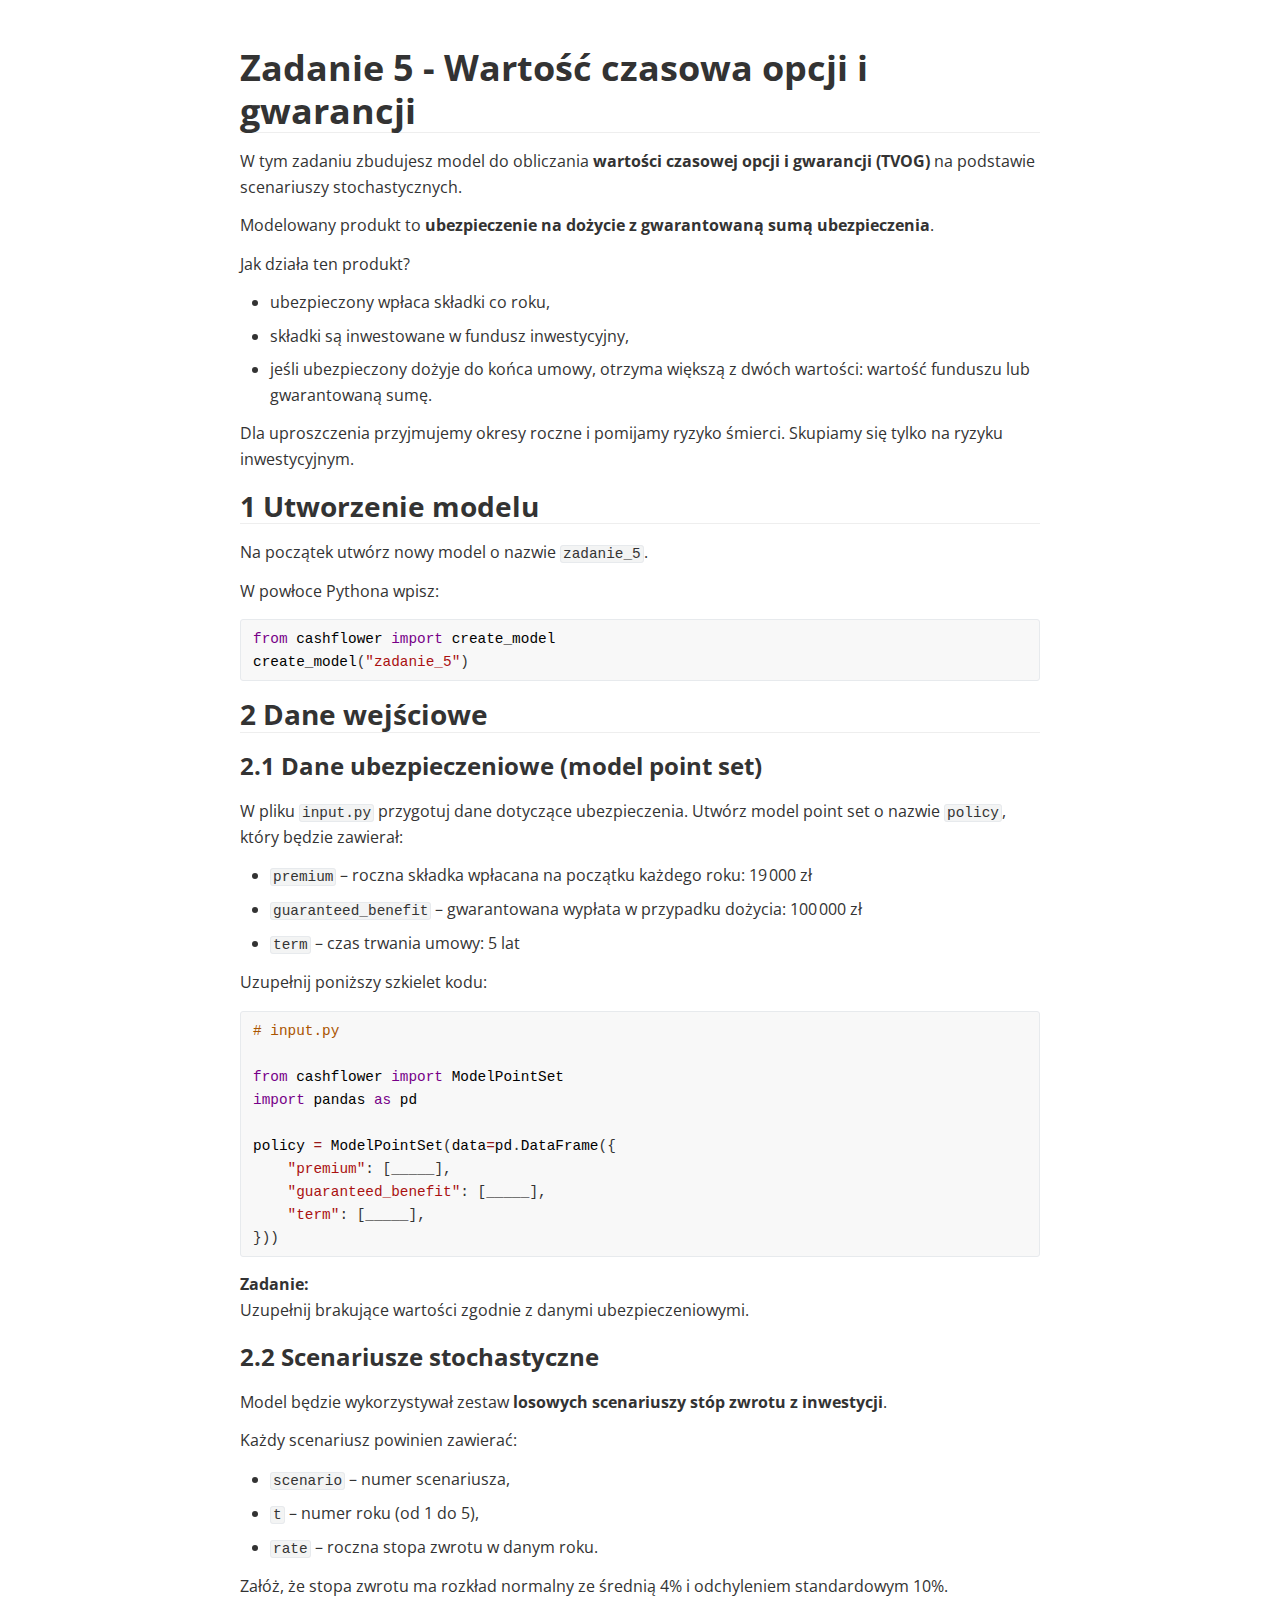
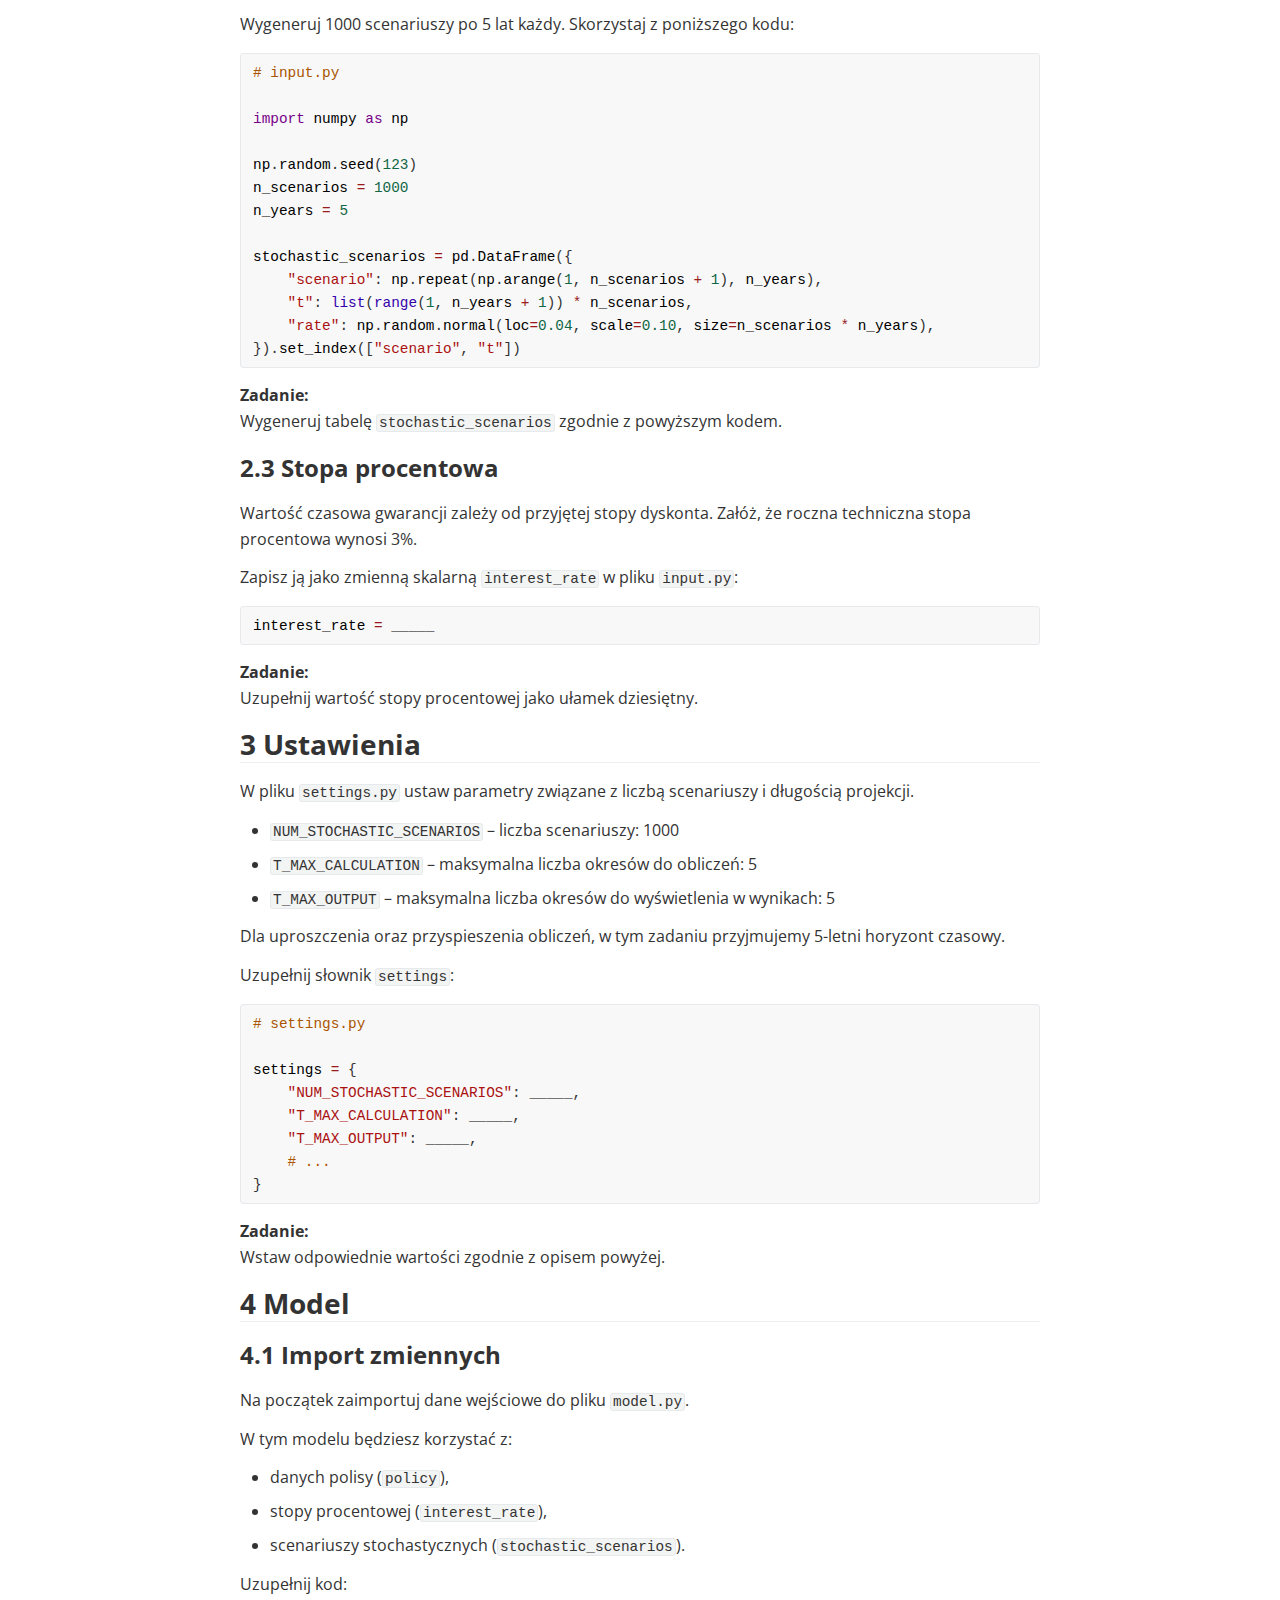
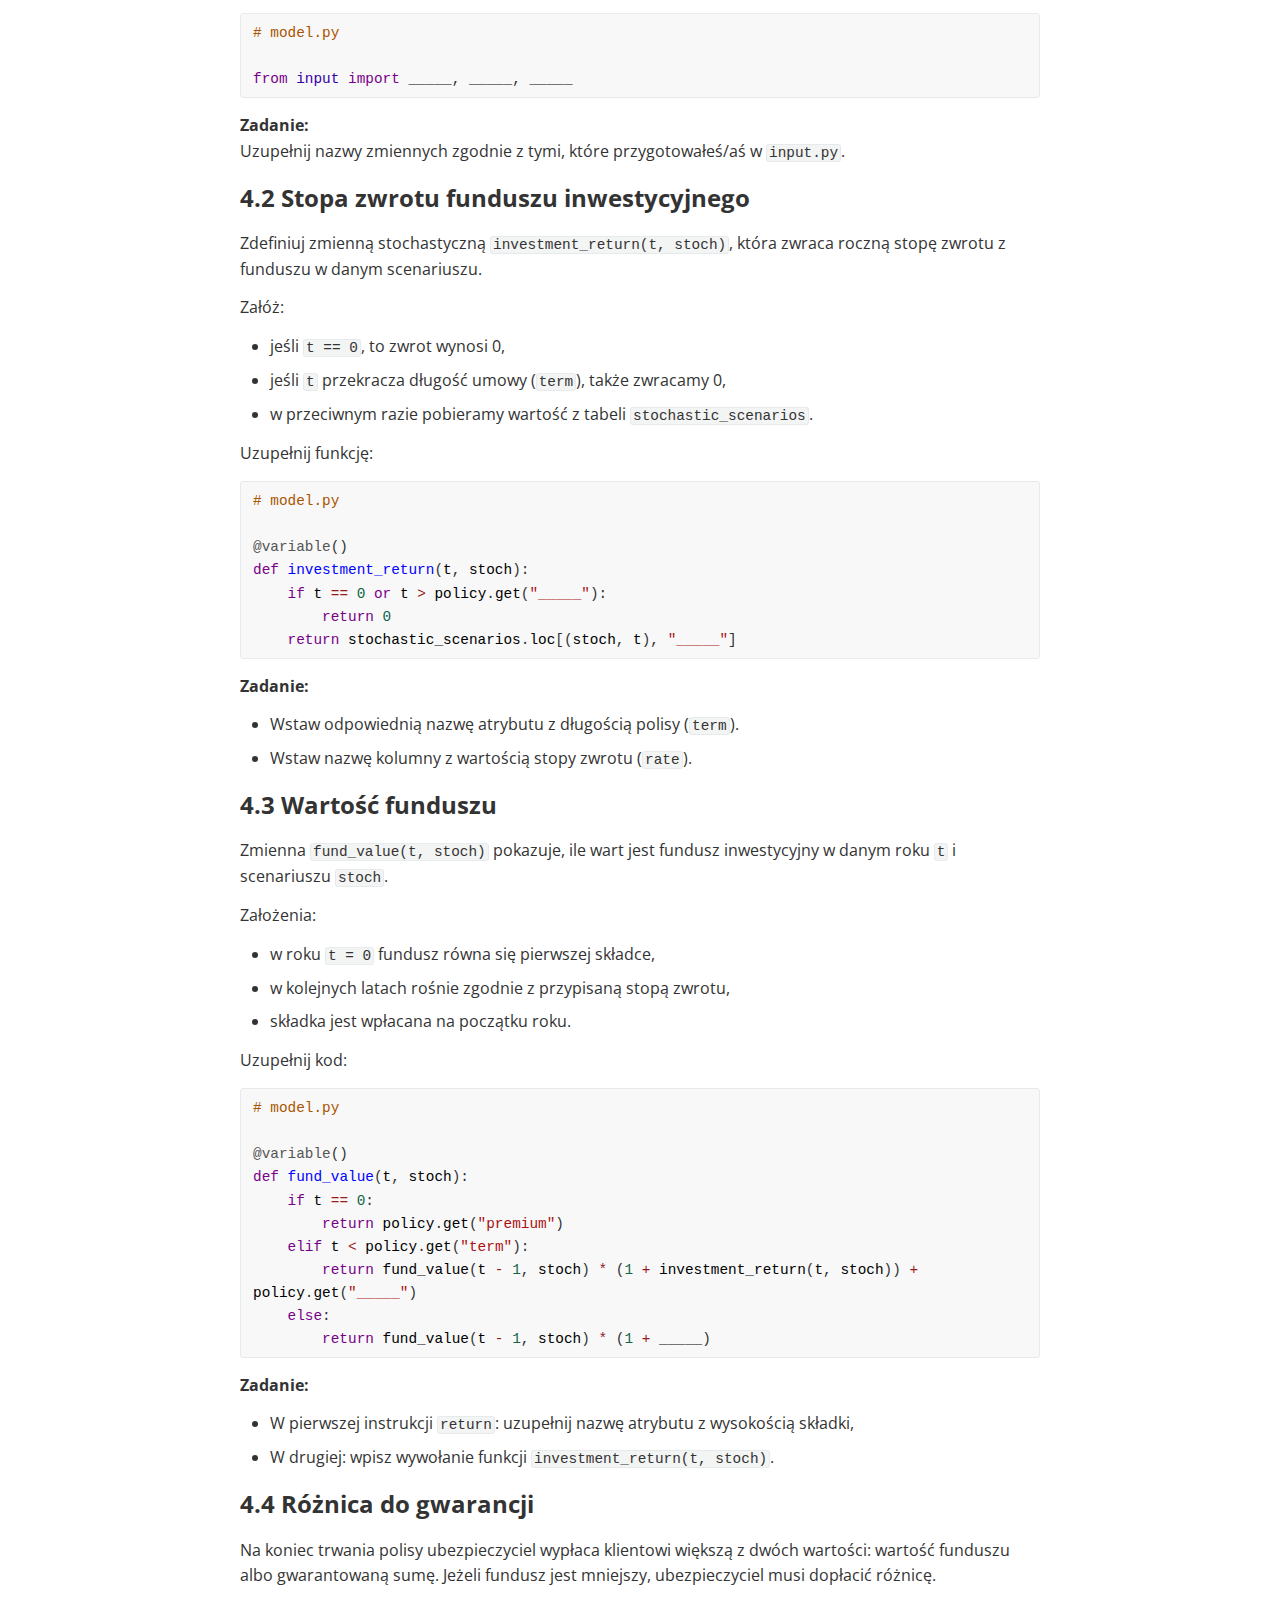
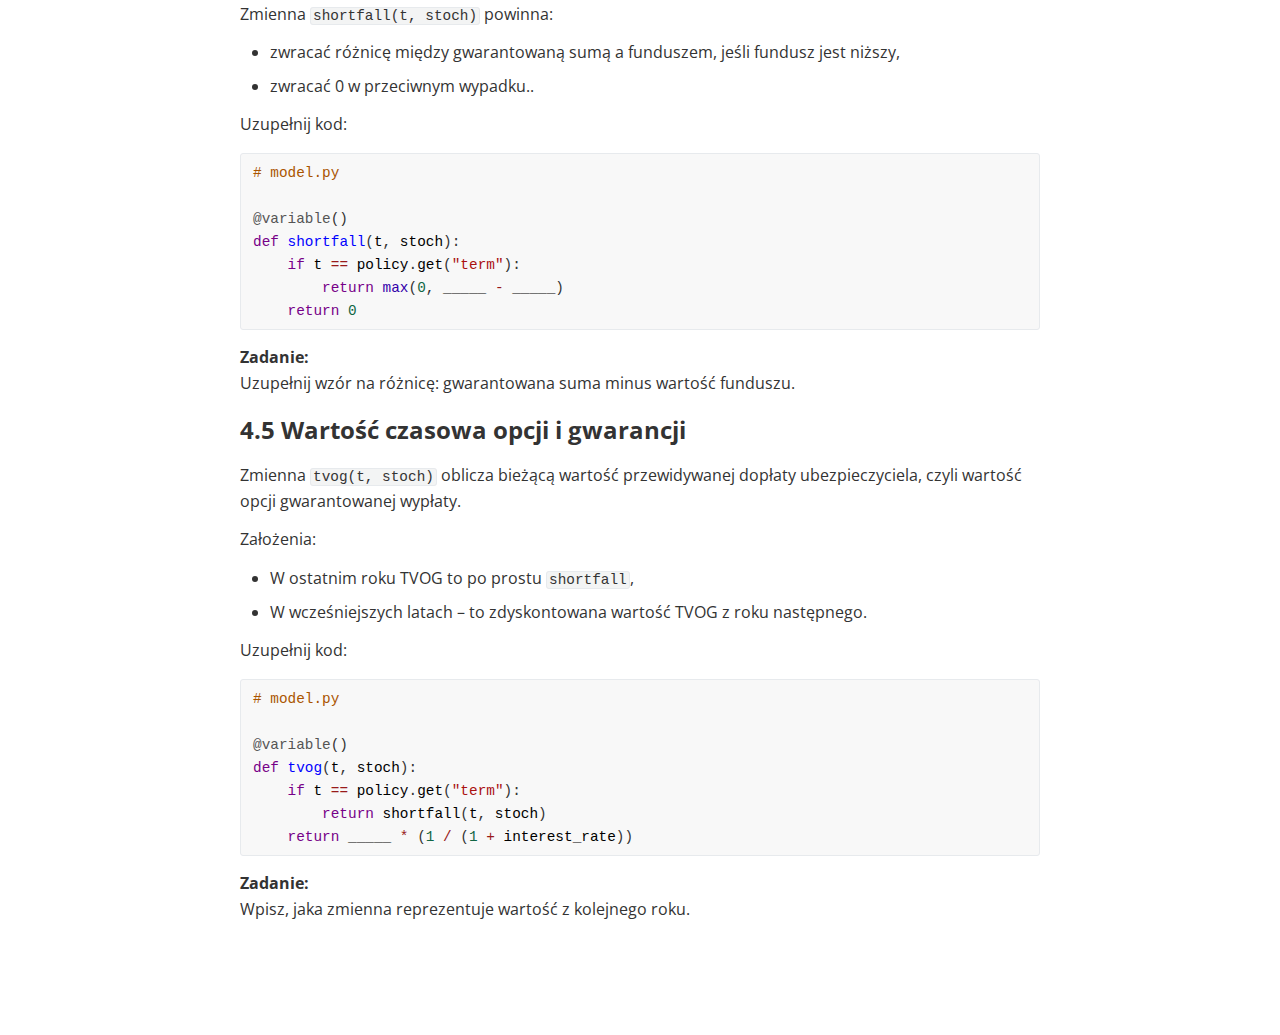
<file: webpage/zadanie_5.html>
<!doctype html>
<html>
<head>
<meta charset='UTF-8'><meta name='viewport' content='width=device-width initial-scale=1'>

<link href='https://fonts.googleapis.com/css?family=Open+Sans:400italic,700italic,700,400&subset=latin,latin-ext' rel='stylesheet' type='text/css' /><style type='text/css'>html {overflow-x: initial !important;}:root { --bg-color: #ffffff; --text-color: #333333; --select-text-bg-color: #B5D6FC; --select-text-font-color: auto; --monospace: "Lucida Console",Consolas,"Courier",monospace; --title-bar-height: 20px; }
.mac-os-11 { --title-bar-height: 28px; }
html { font-size: 14px; background-color: var(--bg-color); color: var(--text-color); font-family: "Helvetica Neue", Helvetica, Arial, sans-serif; -webkit-font-smoothing: antialiased; }
h1, h2, h3, h4, h5 { white-space: pre-wrap; }
body { margin: 0px; padding: 0px; height: auto; inset: 0px; font-size: 1rem; line-height: 1.42857; overflow-x: hidden; background: inherit; }
iframe { margin: auto; }
a.url { word-break: break-all; }
a:active, a:hover { outline: 0px; }
.in-text-selection, ::selection { text-shadow: none; background: var(--select-text-bg-color); color: var(--select-text-font-color); }
#write { margin: 0px auto; height: auto; width: inherit; word-break: normal; overflow-wrap: break-word; position: relative; white-space: normal; overflow-x: visible; padding-top: 36px; }
#write.first-line-indent p { text-indent: 2em; }
#write.first-line-indent li p, #write.first-line-indent p * { text-indent: 0px; }
#write.first-line-indent li { margin-left: 2em; }
.for-image #write { padding-left: 8px; padding-right: 8px; }
body.typora-export { padding-left: 30px; padding-right: 30px; }
.typora-export .footnote-line, .typora-export li, .typora-export p { white-space: pre-wrap; }
.typora-export .task-list-item input { pointer-events: none; }
@media screen and (max-width: 500px) {
  body.typora-export { padding-left: 0px; padding-right: 0px; }
  #write { padding-left: 20px; padding-right: 20px; }
}
#write li > figure:last-child { margin-bottom: 0.5rem; }
#write ol, #write ul { position: relative; }
img { max-width: 100%; vertical-align: middle; image-orientation: from-image; }
button, input, select, textarea { color: inherit; font: inherit; }
input[type="checkbox"], input[type="radio"] { line-height: normal; padding: 0px; }
*, ::after, ::before { box-sizing: border-box; }
#write h1, #write h2, #write h3, #write h4, #write h5, #write h6, #write p, #write pre { width: inherit; position: relative; }
#write svg h1, #write svg h2, #write svg h3, #write svg h4, #write svg h5, #write svg h6, #write svg p { position: static; }
p { line-height: inherit; }
h1, h2, h3, h4, h5, h6 { break-after: avoid-page; break-inside: avoid; orphans: 4; }
p { orphans: 4; }
h1 { font-size: 2rem; }
h2 { font-size: 1.8rem; }
h3 { font-size: 1.6rem; }
h4 { font-size: 1.4rem; }
h5 { font-size: 1.2rem; }
h6 { font-size: 1rem; }
.md-math-block, .md-rawblock, h1, h2, h3, h4, h5, h6, p { margin-top: 1rem; margin-bottom: 1rem; }
.hidden { display: none; }
.md-blockmeta { color: rgb(204, 204, 204); font-weight: 700; font-style: italic; }
a { cursor: pointer; }
sup.md-footnote { padding: 2px 4px; background-color: rgba(238, 238, 238, 0.7); color: rgb(85, 85, 85); border-radius: 4px; cursor: pointer; }
sup.md-footnote a, sup.md-footnote a:hover { color: inherit; text-transform: inherit; text-decoration: inherit; }
#write input[type="checkbox"] { cursor: pointer; width: inherit; height: inherit; }
figure { overflow-x: auto; margin: 1.2em 0px; max-width: calc(100% + 16px); padding: 0px; }
figure > table { margin: 0px; }
thead, tr { break-inside: avoid; break-after: auto; }
thead { display: table-header-group; }
table { border-collapse: collapse; border-spacing: 0px; width: 100%; overflow: auto; break-inside: auto; text-align: left; }
table.md-table td { min-width: 32px; }
.CodeMirror-gutters { border-right: 0px; background-color: inherit; }
.CodeMirror-linenumber { user-select: none; }
.CodeMirror { text-align: left; }
.CodeMirror-placeholder { opacity: 0.3; }
.CodeMirror pre { padding: 0px 4px; }
.CodeMirror-lines { padding: 0px; }
div.hr:focus { cursor: none; }
#write pre { white-space: pre-wrap; }
#write.fences-no-line-wrapping pre { white-space: pre; }
#write pre.ty-contain-cm { white-space: normal; }
.CodeMirror-gutters { margin-right: 4px; }
.md-fences { font-size: 0.9rem; display: block; break-inside: avoid; text-align: left; overflow: visible; white-space: pre; background: inherit; position: relative !important; }
.md-fences-adv-panel { width: 100%; margin-top: 10px; text-align: center; padding-top: 0px; padding-bottom: 8px; overflow-x: auto; }
#write .md-fences.mock-cm { white-space: pre-wrap; }
.md-fences.md-fences-with-lineno { padding-left: 0px; }
#write.fences-no-line-wrapping .md-fences.mock-cm { white-space: pre; overflow-x: auto; }
.md-fences.mock-cm.md-fences-with-lineno { padding-left: 8px; }
.CodeMirror-line, twitterwidget { break-inside: avoid; }
svg { break-inside: avoid; }
.footnotes { opacity: 0.8; font-size: 0.9rem; margin-top: 1em; margin-bottom: 1em; }
.footnotes + .footnotes { margin-top: 0px; }
.md-reset { margin: 0px; padding: 0px; border: 0px; outline: 0px; vertical-align: top; background: 0px 0px; text-decoration: none; text-shadow: none; float: none; position: static; width: auto; height: auto; white-space: nowrap; cursor: inherit; -webkit-tap-highlight-color: transparent; line-height: normal; font-weight: 400; text-align: left; box-sizing: content-box; direction: ltr; }
li div { padding-top: 0px; }
blockquote { margin: 1rem 0px; }
li .mathjax-block, li p { margin: 0.5rem 0px; }
li blockquote { margin: 1rem 0px; }
li { margin: 0px; position: relative; }
blockquote > :last-child { margin-bottom: 0px; }
blockquote > :first-child, li > :first-child { margin-top: 0px; }
.footnotes-area { color: rgb(136, 136, 136); margin-top: 0.714rem; padding-bottom: 0.143rem; white-space: normal; }
#write .footnote-line { white-space: pre-wrap; }
@media print {
  body, html { border: 1px solid transparent; height: 99%; break-after: avoid; break-before: avoid; font-variant-ligatures: no-common-ligatures; }
  #write { margin-top: 0px; border-color: transparent !important; padding-top: 0px !important; padding-bottom: 0px !important; }
  .typora-export * { -webkit-print-color-adjust: exact; }
  .typora-export #write { break-after: avoid; }
  .typora-export #write::after { height: 0px; }
  .is-mac table { break-inside: avoid; }
  #write > p:nth-child(1) { margin-top: 0px; }
  .typora-export-show-outline .typora-export-sidebar { display: none; }
  figure { overflow-x: visible; }
}
.footnote-line { margin-top: 0.714em; font-size: 0.7em; }
a img, img a { cursor: pointer; }
pre.md-meta-block { font-size: 0.8rem; min-height: 0.8rem; white-space: pre-wrap; background: rgb(204, 204, 204); display: block; overflow-x: hidden; }
p > .md-image:only-child:not(.md-img-error) img, p > img:only-child { display: block; margin: auto; }
#write.first-line-indent p > .md-image:only-child:not(.md-img-error) img { left: -2em; position: relative; }
p > .md-image:only-child { display: inline-block; width: 100%; }
#write .MathJax_Display { margin: 0.8em 0px 0px; }
.md-math-block { width: 100%; }
.md-math-block:not(:empty)::after { display: none; }
.MathJax_ref { fill: currentcolor; }
[contenteditable="true"]:active, [contenteditable="true"]:focus, [contenteditable="false"]:active, [contenteditable="false"]:focus { outline: 0px; box-shadow: none; }
.md-task-list-item { position: relative; list-style-type: none; }
.task-list-item.md-task-list-item { padding-left: 0px; }
.md-task-list-item > input { position: absolute; top: 0px; left: 0px; margin-left: -1.2em; margin-top: calc(1em - 10px); border: none; }
.math { font-size: 1rem; }
.md-toc { min-height: 3.58rem; position: relative; font-size: 0.9rem; border-radius: 10px; }
.md-toc-content { position: relative; margin-left: 0px; }
.md-toc-content::after, .md-toc::after { display: none; }
.md-toc-item { display: block; color: rgb(65, 131, 196); }
.md-toc-item a { text-decoration: none; }
.md-toc-inner:hover { text-decoration: underline; }
.md-toc-inner { display: inline-block; cursor: pointer; }
.md-toc-h1 .md-toc-inner { margin-left: 0px; font-weight: 700; }
.md-toc-h2 .md-toc-inner { margin-left: 2em; }
.md-toc-h3 .md-toc-inner { margin-left: 4em; }
.md-toc-h4 .md-toc-inner { margin-left: 6em; }
.md-toc-h5 .md-toc-inner { margin-left: 8em; }
.md-toc-h6 .md-toc-inner { margin-left: 10em; }
@media screen and (max-width: 48em) {
  .md-toc-h3 .md-toc-inner { margin-left: 3.5em; }
  .md-toc-h4 .md-toc-inner { margin-left: 5em; }
  .md-toc-h5 .md-toc-inner { margin-left: 6.5em; }
  .md-toc-h6 .md-toc-inner { margin-left: 8em; }
}
a.md-toc-inner { font-size: inherit; font-style: inherit; font-weight: inherit; line-height: inherit; }
.footnote-line a:not(.reversefootnote) { color: inherit; }
.reversefootnote { font-family: ui-monospace, sans-serif; }
.md-attr { display: none; }
.md-fn-count::after { content: "."; }
code, pre, samp, tt { font-family: var(--monospace); }
kbd { margin: 0px 0.1em; padding: 0.1em 0.6em; font-size: 0.8em; color: rgb(36, 39, 41); background: rgb(255, 255, 255); border: 1px solid rgb(173, 179, 185); border-radius: 3px; box-shadow: rgba(12, 13, 14, 0.2) 0px 1px 0px, rgb(255, 255, 255) 0px 0px 0px 2px inset; white-space: nowrap; vertical-align: middle; }
.md-comment { color: rgb(162, 127, 3); opacity: 0.6; font-family: var(--monospace); }
code { text-align: left; vertical-align: initial; }
a.md-print-anchor { white-space: pre !important; border-width: initial !important; border-style: none !important; border-color: initial !important; display: inline-block !important; position: absolute !important; width: 1px !important; right: 0px !important; outline: 0px !important; background: 0px 0px !important; text-decoration: initial !important; text-shadow: initial !important; }
.os-windows.monocolor-emoji .md-emoji { font-family: "Segoe UI Symbol", sans-serif; }
.md-diagram-panel > svg { max-width: 100%; }
[lang="flow"] svg, [lang="mermaid"] svg { max-width: 100%; height: auto; }
[lang="mermaid"] .node text { font-size: 1rem; }
table tr th { border-bottom: 0px; }
video { max-width: 100%; display: block; margin: 0px auto; }
iframe { max-width: 100%; width: 100%; border: none; }
.highlight td, .highlight tr { border: 0px; }
mark { background: rgb(255, 255, 0); color: rgb(0, 0, 0); }
.md-html-inline .md-plain, .md-html-inline strong, mark .md-inline-math, mark strong { color: inherit; }
.md-expand mark .md-meta { opacity: 0.3 !important; }
mark .md-meta { color: rgb(0, 0, 0); }
@media print {
  .typora-export h1, .typora-export h2, .typora-export h3, .typora-export h4, .typora-export h5, .typora-export h6 { break-inside: avoid; }
}
.md-diagram-panel .messageText { stroke: none !important; }
.md-diagram-panel .start-state { fill: var(--node-fill); }
.md-diagram-panel .edgeLabel rect { opacity: 1 !important; }
.md-fences.md-fences-math { font-size: 1em; }
.md-fences-advanced:not(.md-focus) { padding: 0px; white-space: nowrap; border: 0px; }
.md-fences-advanced:not(.md-focus) { background: inherit; }
.mermaid-svg { margin: auto; }
.typora-export-show-outline .typora-export-content { max-width: 1440px; margin: auto; display: flex; flex-direction: row; }
.typora-export-sidebar { width: 300px; font-size: 0.8rem; margin-top: 80px; margin-right: 18px; }
.typora-export-show-outline #write { --webkit-flex: 2; flex: 2 1 0%; }
.typora-export-sidebar .outline-content { position: fixed; top: 0px; max-height: 100%; overflow: hidden auto; padding-bottom: 30px; padding-top: 60px; width: 300px; }
@media screen and (max-width: 1024px) {
  .typora-export-sidebar, .typora-export-sidebar .outline-content { width: 240px; }
}
@media screen and (max-width: 800px) {
  .typora-export-sidebar { display: none; }
}
.outline-content li, .outline-content ul { margin-left: 0px; margin-right: 0px; padding-left: 0px; padding-right: 0px; list-style: none; overflow-wrap: anywhere; }
.outline-content ul { margin-top: 0px; margin-bottom: 0px; }
.outline-content strong { font-weight: 400; }
.outline-expander { width: 1rem; height: 1.42857rem; position: relative; display: table-cell; vertical-align: middle; cursor: pointer; padding-left: 4px; }
.outline-expander::before { content: ""; position: relative; font-family: Ionicons; display: inline-block; font-size: 8px; vertical-align: middle; }
.outline-item { padding-top: 3px; padding-bottom: 3px; cursor: pointer; }
.outline-expander:hover::before { content: ""; }
.outline-h1 > .outline-item { padding-left: 0px; }
.outline-h2 > .outline-item { padding-left: 1em; }
.outline-h3 > .outline-item { padding-left: 2em; }
.outline-h4 > .outline-item { padding-left: 3em; }
.outline-h5 > .outline-item { padding-left: 4em; }
.outline-h6 > .outline-item { padding-left: 5em; }
.outline-label { cursor: pointer; display: table-cell; vertical-align: middle; text-decoration: none; color: inherit; }
.outline-label:hover { text-decoration: underline; }
.outline-item:hover { border-color: rgb(245, 245, 245); background-color: var(--item-hover-bg-color); }
.outline-item:hover { margin-left: -28px; margin-right: -28px; border-left: 28px solid transparent; border-right: 28px solid transparent; }
.outline-item-single .outline-expander::before, .outline-item-single .outline-expander:hover::before { display: none; }
.outline-item-open > .outline-item > .outline-expander::before { content: ""; }
.outline-children { display: none; }
.info-panel-tab-wrapper { display: none; }
.outline-item-open > .outline-children { display: block; }
.typora-export .outline-item { padding-top: 1px; padding-bottom: 1px; }
.typora-export .outline-item:hover { margin-right: -8px; border-right: 8px solid transparent; }
.typora-export .outline-expander::before { content: "+"; font-family: inherit; top: -1px; }
.typora-export .outline-expander:hover::before, .typora-export .outline-item-open > .outline-item > .outline-expander::before { content: "−"; }
.typora-export-collapse-outline .outline-children { display: none; }
.typora-export-collapse-outline .outline-item-open > .outline-children, .typora-export-no-collapse-outline .outline-children { display: block; }
.typora-export-no-collapse-outline .outline-expander::before { content: "" !important; }
.typora-export-show-outline .outline-item-active > .outline-item .outline-label { font-weight: 700; }
.md-inline-math-container mjx-container { zoom: 0.95; }
mjx-container { break-inside: avoid; }
.md-alert.md-alert-note { border-left-color: rgb(9, 105, 218); }
.md-alert.md-alert-important { border-left-color: rgb(130, 80, 223); }
.md-alert.md-alert-warning { border-left-color: rgb(154, 103, 0); }
.md-alert.md-alert-tip { border-left-color: rgb(31, 136, 61); }
.md-alert.md-alert-caution { border-left-color: rgb(207, 34, 46); }
.md-alert { padding: 0px 1em; margin-bottom: 16px; color: inherit; border-left: 0.25em solid rgb(0, 0, 0); }
.md-alert-text-note { color: rgb(9, 105, 218); }
.md-alert-text-important { color: rgb(130, 80, 223); }
.md-alert-text-warning { color: rgb(154, 103, 0); }
.md-alert-text-tip { color: rgb(31, 136, 61); }
.md-alert-text-caution { color: rgb(207, 34, 46); }
.md-alert-text { font-size: 0.9rem; font-weight: 700; }
.md-alert-text svg { fill: currentcolor; position: relative; top: 0.125em; margin-right: 1ch; overflow: visible; }
.md-alert-text-container::after { content: attr(data-text); text-transform: capitalize; pointer-events: none; margin-right: 1ch; }


.CodeMirror { height: auto; }
.CodeMirror.cm-s-inner { background: inherit; }
.CodeMirror-scroll { overflow: auto hidden; z-index: 3; }
.CodeMirror-gutter-filler, .CodeMirror-scrollbar-filler { background-color: rgb(255, 255, 255); }
.CodeMirror-gutters { border-right: 1px solid rgb(221, 221, 221); background: inherit; white-space: nowrap; }
.CodeMirror-linenumber { padding: 0px 3px 0px 5px; text-align: right; color: rgb(153, 153, 153); }
.cm-s-inner .cm-keyword { color: rgb(119, 0, 136); }
.cm-s-inner .cm-atom, .cm-s-inner.cm-atom { color: rgb(34, 17, 153); }
.cm-s-inner .cm-number { color: rgb(17, 102, 68); }
.cm-s-inner .cm-def { color: rgb(0, 0, 255); }
.cm-s-inner .cm-variable { color: rgb(0, 0, 0); }
.cm-s-inner .cm-variable-2 { color: rgb(0, 85, 170); }
.cm-s-inner .cm-variable-3 { color: rgb(0, 136, 85); }
.cm-s-inner .cm-string { color: rgb(170, 17, 17); }
.cm-s-inner .cm-property { color: rgb(0, 0, 0); }
.cm-s-inner .cm-operator { color: rgb(152, 26, 26); }
.cm-s-inner .cm-comment, .cm-s-inner.cm-comment { color: rgb(170, 85, 0); }
.cm-s-inner .cm-string-2 { color: rgb(255, 85, 0); }
.cm-s-inner .cm-meta { color: rgb(85, 85, 85); }
.cm-s-inner .cm-qualifier { color: rgb(85, 85, 85); }
.cm-s-inner .cm-builtin { color: rgb(51, 0, 170); }
.cm-s-inner .cm-bracket { color: rgb(153, 153, 119); }
.cm-s-inner .cm-tag { color: rgb(17, 119, 0); }
.cm-s-inner .cm-attribute { color: rgb(0, 0, 204); }
.cm-s-inner .cm-header, .cm-s-inner.cm-header { color: rgb(0, 0, 255); }
.cm-s-inner .cm-quote, .cm-s-inner.cm-quote { color: rgb(0, 153, 0); }
.cm-s-inner .cm-hr, .cm-s-inner.cm-hr { color: rgb(153, 153, 153); }
.cm-s-inner .cm-link, .cm-s-inner.cm-link { color: rgb(0, 0, 204); }
.cm-negative { color: rgb(221, 68, 68); }
.cm-positive { color: rgb(34, 153, 34); }
.cm-header, .cm-strong { font-weight: 700; }
.cm-del { text-decoration: line-through; }
.cm-em { font-style: italic; }
.cm-link { text-decoration: underline; }
.cm-error { color: red; }
.cm-invalidchar { color: red; }
.cm-constant { color: rgb(38, 139, 210); }
.cm-defined { color: rgb(181, 137, 0); }
div.CodeMirror span.CodeMirror-matchingbracket { color: rgb(0, 255, 0); }
div.CodeMirror span.CodeMirror-nonmatchingbracket { color: rgb(255, 34, 34); }
.cm-s-inner .CodeMirror-activeline-background { background: inherit; }
.CodeMirror { position: relative; overflow: hidden; }
.CodeMirror-scroll { height: 100%; outline: 0px; position: relative; box-sizing: content-box; background: inherit; }
.CodeMirror-sizer { position: relative; }
.CodeMirror-gutter-filler, .CodeMirror-hscrollbar, .CodeMirror-scrollbar-filler, .CodeMirror-vscrollbar { position: absolute; z-index: 6; display: none; outline: 0px; }
.CodeMirror-vscrollbar { right: 0px; top: 0px; overflow: hidden; }
.CodeMirror-hscrollbar { bottom: 0px; left: 0px; overflow: auto hidden; }
.CodeMirror-scrollbar-filler { right: 0px; bottom: 0px; }
.CodeMirror-gutter-filler { left: 0px; bottom: 0px; }
.CodeMirror-gutters { position: absolute; left: 0px; top: 0px; padding-bottom: 10px; z-index: 3; overflow-y: hidden; }
.CodeMirror-gutter { white-space: normal; height: 100%; box-sizing: content-box; padding-bottom: 30px; margin-bottom: -32px; display: inline-block; }
.CodeMirror-gutter-wrapper { position: absolute; z-index: 4; background: 0px 0px !important; border: none !important; }
.CodeMirror-gutter-background { position: absolute; top: 0px; bottom: 0px; z-index: 4; }
.CodeMirror-gutter-elt { position: absolute; cursor: default; z-index: 4; }
.CodeMirror-lines { cursor: text; }
.CodeMirror pre { border-radius: 0px; border-width: 0px; background: 0px 0px; font-family: inherit; font-size: inherit; margin: 0px; white-space: pre; overflow-wrap: normal; color: inherit; z-index: 2; position: relative; overflow: visible; }
.CodeMirror-wrap pre { overflow-wrap: break-word; white-space: pre-wrap; word-break: normal; }
.CodeMirror-code pre { border-right: 30px solid transparent; width: fit-content; }
.CodeMirror-wrap .CodeMirror-code pre { border-right: none; width: auto; }
.CodeMirror-linebackground { position: absolute; inset: 0px; z-index: 0; }
.CodeMirror-linewidget { position: relative; z-index: 2; overflow: auto; }
.CodeMirror-wrap .CodeMirror-scroll { overflow-x: hidden; }
.CodeMirror-measure { position: absolute; width: 100%; height: 0px; overflow: hidden; visibility: hidden; }
.CodeMirror-measure pre { position: static; }
.CodeMirror div.CodeMirror-cursor { position: absolute; visibility: hidden; border-right: none; width: 0px; }
.CodeMirror div.CodeMirror-cursor { visibility: hidden; }
.CodeMirror-focused div.CodeMirror-cursor { visibility: inherit; }
.cm-searching { background: rgba(255, 255, 0, 0.4); }
span.cm-underlined { text-decoration: underline; }
span.cm-strikethrough { text-decoration: line-through; }
.cm-tw-syntaxerror { color: rgb(255, 255, 255); background-color: rgb(153, 0, 0); }
.cm-tw-deleted { text-decoration: line-through; }
.cm-tw-header5 { font-weight: 700; }
.cm-tw-listitem:first-child { padding-left: 10px; }
.cm-tw-box { border-style: solid; border-right-width: 1px; border-bottom-width: 1px; border-left-width: 1px; border-color: inherit; border-top-width: 0px !important; }
.cm-tw-underline { text-decoration: underline; }
@media print {
  .CodeMirror div.CodeMirror-cursor { visibility: hidden; }
}


:root {
    --side-bar-bg-color: #fafafa;
    --control-text-color: #777;
}

@include-when-export url(https://fonts.googleapis.com/css?family=Open+Sans:400italic,700italic,700,400&subset=latin,latin-ext);

/* open-sans-regular - latin-ext_latin */
  /* open-sans-italic - latin-ext_latin */
    /* open-sans-700 - latin-ext_latin */
    /* open-sans-700italic - latin-ext_latin */
  html {
    font-size: 16px;
    -webkit-font-smoothing: antialiased;
}

body {
    font-family: "Open Sans","Clear Sans", "Helvetica Neue", Helvetica, Arial, 'Segoe UI Emoji', sans-serif;
    color: rgb(51, 51, 51);
    line-height: 1.6;
}

#write {
    max-width: 860px;
  	margin: 0 auto;
  	padding: 30px;
    padding-bottom: 100px;
}

@media only screen and (min-width: 1400px) {
	#write {
		max-width: 1024px;
	}
}

@media only screen and (min-width: 1800px) {
	#write {
		max-width: 1200px;
	}
}

#write > ul:first-child,
#write > ol:first-child{
    margin-top: 30px;
}

a {
    color: #4183C4;
}
h1,
h2,
h3,
h4,
h5,
h6 {
    position: relative;
    margin-top: 1rem;
    margin-bottom: 1rem;
    font-weight: bold;
    line-height: 1.4;
    cursor: text;
}
h1:hover a.anchor,
h2:hover a.anchor,
h3:hover a.anchor,
h4:hover a.anchor,
h5:hover a.anchor,
h6:hover a.anchor {
    text-decoration: none;
}
h1 tt,
h1 code {
    font-size: inherit;
}
h2 tt,
h2 code {
    font-size: inherit;
}
h3 tt,
h3 code {
    font-size: inherit;
}
h4 tt,
h4 code {
    font-size: inherit;
}
h5 tt,
h5 code {
    font-size: inherit;
}
h6 tt,
h6 code {
    font-size: inherit;
}
h1 {
    font-size: 2.25em;
    line-height: 1.2;
    border-bottom: 1px solid #eee;
}
h2 {
    font-size: 1.75em;
    line-height: 1.225;
    border-bottom: 1px solid #eee;
}

/*@media print {
    .typora-export h1,
    .typora-export h2 {
        border-bottom: none;
        padding-bottom: initial;
    }

    .typora-export h1::after,
    .typora-export h2::after {
        content: "";
        display: block;
        height: 100px;
        margin-top: -96px;
        border-top: 1px solid #eee;
    }
}*/

h3 {
    font-size: 1.5em;
    line-height: 1.43;
}
h4 {
    font-size: 1.25em;
}
h5 {
    font-size: 1em;
}
h6 {
   font-size: 1em;
    color: #777;
}
p,
blockquote,
ul,
ol,
dl,
table{
    margin: 0.8em 0;
}
li>ol,
li>ul {
    margin: 0 0;
}
hr {
    height: 2px;
    padding: 0;
    margin: 16px 0;
    background-color: #e7e7e7;
    border: 0 none;
    overflow: hidden;
    box-sizing: content-box;
}

li p.first {
    display: inline-block;
}
ul,
ol {
    padding-left: 30px;
}
ul:first-child,
ol:first-child {
    margin-top: 0;
}
ul:last-child,
ol:last-child {
    margin-bottom: 0;
}
blockquote {
    border-left: 4px solid #dfe2e5;
    padding: 0 15px;
    color: #777777;
}
blockquote blockquote {
    padding-right: 0;
}
table {
    padding: 0;
    word-break: initial;
}
table tr {
    border: 1px solid #dfe2e5;
    margin: 0;
    padding: 0;
}
table tr:nth-child(2n),
thead {
    background-color: #f8f8f8;
}
table th {
    font-weight: bold;
    border: 1px solid #dfe2e5;
    border-bottom: 0;
    margin: 0;
    padding: 6px 13px;
}
table td {
    border: 1px solid #dfe2e5;
    margin: 0;
    padding: 6px 13px;
}
table th:first-child,
table td:first-child {
    margin-top: 0;
}
table th:last-child,
table td:last-child {
    margin-bottom: 0;
}

.CodeMirror-lines {
    padding-left: 4px;
}

.code-tooltip {
    box-shadow: 0 1px 1px 0 rgba(0,28,36,.3);
    border-top: 1px solid #eef2f2;
}

.md-fences,
code,
tt {
    border: 1px solid #e7eaed;
    background-color: #f8f8f8;
    border-radius: 3px;
    padding: 0;
    padding: 2px 4px 0px 4px;
    font-size: 0.9em;
}

code {
    background-color: #f3f4f4;
    padding: 0 2px 0 2px;
}

.md-fences {
    margin-bottom: 15px;
    margin-top: 15px;
    padding-top: 8px;
    padding-bottom: 6px;
}


.md-task-list-item > input {
  margin-left: -1.3em;
}

@media print {
    html {
        font-size: 13px;
    }
    pre {
        page-break-inside: avoid;
        word-wrap: break-word;
    }
}

.md-fences {
	background-color: #f8f8f8;
}
#write pre.md-meta-block {
	padding: 1rem;
    font-size: 85%;
    line-height: 1.45;
    background-color: #f7f7f7;
    border: 0;
    border-radius: 3px;
    color: #777777;
    margin-top: 0 !important;
}

.mathjax-block>.code-tooltip {
	bottom: .375rem;
}

.md-mathjax-midline {
    background: #fafafa;
}

#write>h3.md-focus:before{
	left: -1.5625rem;
	top: .375rem;
}
#write>h4.md-focus:before{
	left: -1.5625rem;
	top: .285714286rem;
}
#write>h5.md-focus:before{
	left: -1.5625rem;
	top: .285714286rem;
}
#write>h6.md-focus:before{
	left: -1.5625rem;
	top: .285714286rem;
}
.md-image>.md-meta {
    /*border: 1px solid #ddd;*/
    border-radius: 3px;
    padding: 2px 0px 0px 4px;
    font-size: 0.9em;
    color: inherit;
}

.md-tag {
    color: #a7a7a7;
    opacity: 1;
}

.md-toc { 
    margin-top:20px;
    padding-bottom:20px;
}

.sidebar-tabs {
    border-bottom: none;
}

#typora-quick-open {
    border: 1px solid #ddd;
    background-color: #f8f8f8;
}

#typora-quick-open-item {
    background-color: #FAFAFA;
    border-color: #FEFEFE #e5e5e5 #e5e5e5 #eee;
    border-style: solid;
    border-width: 1px;
}

/** focus mode */
.on-focus-mode blockquote {
    border-left-color: rgba(85, 85, 85, 0.12);
}

header, .context-menu, .megamenu-content, footer{
    font-family: "Segoe UI", "Arial", sans-serif;
}

.file-node-content:hover .file-node-icon,
.file-node-content:hover .file-node-open-state{
    visibility: visible;
}

.mac-seamless-mode #typora-sidebar {
    background-color: #fafafa;
    background-color: var(--side-bar-bg-color);
}

.mac-os #write{
    caret-color: AccentColor;
}

.md-lang {
    color: #b4654d;
}

/*.html-for-mac {
    --item-hover-bg-color: #E6F0FE;
}*/

#md-notification .btn {
    border: 0;
}

.dropdown-menu .divider {
    border-color: #e5e5e5;
    opacity: 0.4;
}

.ty-preferences .window-content {
    background-color: #fafafa;
}

.ty-preferences .nav-group-item.active {
    color: white;
    background: #999;
}

.menu-item-container a.menu-style-btn {
    background-color: #f5f8fa;
    background-image: linear-gradient( 180deg , hsla(0, 0%, 100%, 0.8), hsla(0, 0%, 100%, 0)); 
}



</style><title>08_Zadanie_5_TVOG</title>
</head>
<body class='typora-export os-windows'><div class='typora-export-content'>
<div id='write'  class=''><h1 id='zadanie-5---wartość-czasowa-opcji-i-gwarancji'><span>Zadanie 5 - Wartość czasowa opcji i gwarancji</span></h1><p><span>W tym zadaniu zbudujesz model do obliczania </span><strong><span>wartości czasowej opcji i gwarancji (TVOG)</span></strong><span> na podstawie scenariuszy stochastycznych.</span></p><p><span>Modelowany produkt to </span><strong><span>ubezpieczenie na dożycie z gwarantowaną sumą ubezpieczenia</span></strong><span>.</span></p><p><span>Jak działa ten produkt?</span></p><ul><li><p><span>ubezpieczony wpłaca składki co roku,</span></p></li><li><p><span>składki są inwestowane w fundusz inwestycyjny,</span></p></li><li><p><span>jeśli ubezpieczony dożyje do końca umowy, otrzyma większą z dwóch wartości: wartość funduszu lub gwarantowaną sumę.</span></p></li></ul><p><span>Dla uproszczenia przyjmujemy okresy roczne i pomijamy ryzyko śmierci. Skupiamy się tylko na ryzyku inwestycyjnym.</span></p><h2 id='1-utworzenie-modelu'><span>1 Utworzenie modelu</span></h2><p><span>Na początek utwórz nowy model o nazwie </span><code>zadanie_5</code><span>.</span></p><p><span>W powłoce Pythona wpisz:</span></p><pre class="md-fences md-end-block ty-contain-cm modeLoaded" spellcheck="false" lang="python"><div class="CodeMirror cm-s-inner cm-s-null-scroll CodeMirror-wrap" lang="python"><div style="overflow: hidden; position: relative; width: 3px; height: 0px; top: 9.51786px; left: 8.00002px;"><textarea autocorrect="off" autocapitalize="off" spellcheck="false" tabindex="0" style="position: absolute; bottom: -1em; padding: 0px; width: 1000px; height: 1em; outline: none;"></textarea></div><div class="CodeMirror-scrollbar-filler" cm-not-content="true"></div><div class="CodeMirror-gutter-filler" cm-not-content="true"></div><div class="CodeMirror-scroll" tabindex="-1"><div class="CodeMirror-sizer" style="margin-left: 0px; margin-bottom: 0px; border-right-width: 0px; padding-right: 0px; padding-bottom: 0px;"><div style="position: relative; top: 0px;"><div class="CodeMirror-lines" role="presentation"><div role="presentation" style="position: relative; outline: none;"><div class="CodeMirror-measure"></div><div class="CodeMirror-measure"></div><div style="position: relative; z-index: 1;"></div><div class="CodeMirror-code" role="presentation"><div class="CodeMirror-activeline" style="position: relative;"><div class="CodeMirror-activeline-background CodeMirror-linebackground"></div><div class="CodeMirror-gutter-background CodeMirror-activeline-gutter" style="left: 0px; width: 0px;"></div><pre class=" CodeMirror-line " role="presentation"><span role="presentation" style="padding-right: 0.1px;"><span class="cm-keyword">from</span> <span class="cm-variable">cashflower</span> <span class="cm-keyword">import</span> <span class="cm-variable">create_model</span></span></pre></div><pre class=" CodeMirror-line " role="presentation"><span role="presentation" style="padding-right: 0.1px;"><span class="cm-variable">create_model</span>(<span class="cm-string">"zadanie_5"</span>)</span></pre></div></div></div></div></div><div style="position: absolute; height: 0px; width: 1px; border-bottom: 0px solid transparent; top: 46px;"></div><div class="CodeMirror-gutters" style="display: none; height: 46px;"></div></div></div></pre><h2 id='2-dane-wejściowe'><span>2 Dane wejściowe</span></h2><h3 id='21-dane-ubezpieczeniowe-model-point-set'><span>2.1 Dane ubezpieczeniowe (model point set)</span></h3><p><span>W pliku </span><code>input.py</code><span> przygotuj dane dotyczące ubezpieczenia. Utwórz model point set o nazwie </span><code>policy</code><span>, który będzie zawierał:</span></p><ul><li><p><code>premium</code><span> – roczna składka wpłacana na początku każdego roku: 19 000 zł</span></p></li><li><p><code>guaranteed_benefit</code><span> – gwarantowana wypłata w przypadku dożycia: 100 000 zł</span></p></li><li><p><code>term</code><span> – czas trwania umowy: 5 lat</span></p></li></ul><p><span>Uzupełnij poniższy szkielet kodu:</span></p><pre class="md-fences md-end-block ty-contain-cm modeLoaded" spellcheck="false" lang="python"><div class="CodeMirror cm-s-inner cm-s-null-scroll CodeMirror-wrap" lang="python"><div style="overflow: hidden; position: relative; width: 3px; height: 0px; top: 9.51786px; left: 8.00002px;"><textarea autocorrect="off" autocapitalize="off" spellcheck="false" tabindex="0" style="position: absolute; bottom: -1em; padding: 0px; width: 1000px; height: 1em; outline: none;"></textarea></div><div class="CodeMirror-scrollbar-filler" cm-not-content="true"></div><div class="CodeMirror-gutter-filler" cm-not-content="true"></div><div class="CodeMirror-scroll" tabindex="-1"><div class="CodeMirror-sizer" style="margin-left: 0px; margin-bottom: 0px; border-right-width: 0px; padding-right: 0px; padding-bottom: 0px;"><div style="position: relative; top: 0px;"><div class="CodeMirror-lines" role="presentation"><div role="presentation" style="position: relative; outline: none;"><div class="CodeMirror-measure"><span><span>​</span>x</span></div><div class="CodeMirror-measure"></div><div style="position: relative; z-index: 1;"></div><div class="CodeMirror-code" role="presentation" style=""><div class="CodeMirror-activeline" style="position: relative;"><div class="CodeMirror-activeline-background CodeMirror-linebackground"></div><div class="CodeMirror-gutter-background CodeMirror-activeline-gutter" style="left: 0px; width: 0px;"></div><pre class=" CodeMirror-line " role="presentation"><span role="presentation" style="padding-right: 0.1px;"><span class="cm-comment"># input.py</span></span></pre></div><pre class=" CodeMirror-line " role="presentation"><span role="presentation" style="padding-right: 0.1px;"><span cm-text="" cm-zwsp="">
</span></span></pre><pre class=" CodeMirror-line " role="presentation"><span role="presentation" style="padding-right: 0.1px;"><span class="cm-keyword">from</span> <span class="cm-variable">cashflower</span> <span class="cm-keyword">import</span> <span class="cm-variable">ModelPointSet</span></span></pre><pre class=" CodeMirror-line " role="presentation"><span role="presentation" style="padding-right: 0.1px;"><span class="cm-keyword">import</span> <span class="cm-variable">pandas</span> <span class="cm-keyword">as</span> <span class="cm-variable">pd</span></span></pre><pre class=" CodeMirror-line " role="presentation"><span role="presentation" style="padding-right: 0.1px;"><span cm-text="" cm-zwsp="">
</span></span></pre><pre class=" CodeMirror-line " role="presentation"><span role="presentation" style="padding-right: 0.1px;"><span class="cm-variable">policy</span> <span class="cm-operator">=</span> <span class="cm-variable">ModelPointSet</span>(<span class="cm-variable">data</span><span class="cm-operator">=</span><span class="cm-variable">pd</span>.<span class="cm-property">DataFrame</span>({</span></pre><pre class=" CodeMirror-line " role="presentation"><span role="presentation" style="padding-right: 0.1px;"> &nbsp; &nbsp;<span class="cm-string">"premium"</span>: [<span class="cm-variable">_____</span>],</span></pre><pre class=" CodeMirror-line " role="presentation"><span role="presentation" style="padding-right: 0.1px;"> &nbsp; &nbsp;<span class="cm-string">"guaranteed_benefit"</span>: [<span class="cm-variable">_____</span>],</span></pre><pre class=" CodeMirror-line " role="presentation"><span role="presentation" style="padding-right: 0.1px;"> &nbsp; &nbsp;<span class="cm-string">"term"</span>: [<span class="cm-variable">_____</span>],</span></pre><pre class=" CodeMirror-line " role="presentation"><span role="presentation" style="padding-right: 0.1px;">}))</span></pre></div></div></div></div></div><div style="position: absolute; height: 0px; width: 1px; border-bottom: 0px solid transparent; top: 230px;"></div><div class="CodeMirror-gutters" style="display: none; height: 230px;"></div></div></div></pre><p><strong><span>Zadanie:</span></strong>
<span>Uzupełnij brakujące wartości zgodnie z danymi ubezpieczeniowymi.</span></p><h3 id='22-scenariusze-stochastyczne'><span>2.2 Scenariusze stochastyczne</span></h3><p><span>Model będzie wykorzystywał zestaw </span><strong><span>losowych scenariuszy stóp zwrotu z inwestycji</span></strong><span>.</span></p><p><span>Każdy scenariusz powinien zawierać:</span></p><ul><li><p><code>scenario</code><span> – numer scenariusza,</span></p></li><li><p><code>t</code><span> – numer roku (od 1 do 5),</span></p></li><li><p><code>rate</code><span> – roczna stopa zwrotu w danym roku.</span></p></li></ul><p><span>Załóż, że stopa zwrotu ma rozkład normalny ze średnią 4% i odchyleniem standardowym 10%.</span></p><p><span>Wygeneruj 1000 scenariuszy po 5 lat każdy. Skorzystaj z poniższego kodu:</span></p><pre class="md-fences md-end-block ty-contain-cm modeLoaded" spellcheck="false" lang="python"><div class="CodeMirror cm-s-inner cm-s-null-scroll CodeMirror-wrap" lang="python"><div style="overflow: hidden; position: relative; width: 3px; height: 0px; top: 9.51786px; left: 8.00002px;"><textarea autocorrect="off" autocapitalize="off" spellcheck="false" tabindex="0" style="position: absolute; bottom: -1em; padding: 0px; width: 1000px; height: 1em; outline: none;"></textarea></div><div class="CodeMirror-scrollbar-filler" cm-not-content="true"></div><div class="CodeMirror-gutter-filler" cm-not-content="true"></div><div class="CodeMirror-scroll" tabindex="-1"><div class="CodeMirror-sizer" style="margin-left: 0px; margin-bottom: 0px; border-right-width: 0px; padding-right: 0px; padding-bottom: 0px;"><div style="position: relative; top: 0px;"><div class="CodeMirror-lines" role="presentation"><div role="presentation" style="position: relative; outline: none;"><div class="CodeMirror-measure"><pre><span>xxxxxxxxxx</span></pre></div><div class="CodeMirror-measure"></div><div style="position: relative; z-index: 1;"></div><div class="CodeMirror-code" role="presentation" style=""><div class="CodeMirror-activeline" style="position: relative;"><div class="CodeMirror-activeline-background CodeMirror-linebackground"></div><div class="CodeMirror-gutter-background CodeMirror-activeline-gutter" style="left: 0px; width: 0px;"></div><pre class=" CodeMirror-line " role="presentation"><span role="presentation" style="padding-right: 0.1px;"><span class="cm-comment"># input.py</span></span></pre></div><pre class=" CodeMirror-line " role="presentation"><span role="presentation" style="padding-right: 0.1px;"><span cm-text="" cm-zwsp="">
</span></span></pre><pre class=" CodeMirror-line " role="presentation"><span role="presentation" style="padding-right: 0.1px;"><span class="cm-keyword">import</span> <span class="cm-variable">numpy</span> <span class="cm-keyword">as</span> <span class="cm-variable">np</span></span></pre><pre class=" CodeMirror-line " role="presentation"><span role="presentation" style="padding-right: 0.1px;"><span cm-text="" cm-zwsp="">
</span></span></pre><pre class=" CodeMirror-line " role="presentation"><span role="presentation" style="padding-right: 0.1px;"><span class="cm-variable">np</span>.<span class="cm-property">random</span>.<span class="cm-property">seed</span>(<span class="cm-number">123</span>)</span></pre><pre class=" CodeMirror-line " role="presentation"><span role="presentation" style="padding-right: 0.1px;"><span class="cm-variable">n_scenarios</span> <span class="cm-operator">=</span> <span class="cm-number">1000</span></span></pre><pre class=" CodeMirror-line " role="presentation"><span role="presentation" style="padding-right: 0.1px;"><span class="cm-variable">n_years</span> <span class="cm-operator">=</span> <span class="cm-number">5</span></span></pre><pre class=" CodeMirror-line " role="presentation"><span role="presentation" style="padding-right: 0.1px;"><span cm-text="" cm-zwsp="">
</span></span></pre><pre class=" CodeMirror-line " role="presentation"><span role="presentation" style="padding-right: 0.1px;"><span class="cm-variable">stochastic_scenarios</span> <span class="cm-operator">=</span> <span class="cm-variable">pd</span>.<span class="cm-property">DataFrame</span>({</span></pre><pre class=" CodeMirror-line " role="presentation"><span role="presentation" style="padding-right: 0.1px;"> &nbsp; &nbsp;<span class="cm-string">"scenario"</span>: <span class="cm-variable">np</span>.<span class="cm-property">repeat</span>(<span class="cm-variable">np</span>.<span class="cm-property">arange</span>(<span class="cm-number">1</span>, <span class="cm-variable">n_scenarios</span> <span class="cm-operator">+</span> <span class="cm-number">1</span>), <span class="cm-variable">n_years</span>),</span></pre><pre class=" CodeMirror-line " role="presentation"><span role="presentation" style="padding-right: 0.1px;"> &nbsp; &nbsp;<span class="cm-string">"t"</span>: <span class="cm-builtin">list</span>(<span class="cm-builtin">range</span>(<span class="cm-number">1</span>, <span class="cm-variable">n_years</span> <span class="cm-operator">+</span> <span class="cm-number">1</span>)) <span class="cm-operator">*</span> <span class="cm-variable">n_scenarios</span>,</span></pre><pre class=" CodeMirror-line " role="presentation"><span role="presentation" style="padding-right: 0.1px;"> &nbsp; &nbsp;<span class="cm-string">"rate"</span>: <span class="cm-variable">np</span>.<span class="cm-property">random</span>.<span class="cm-property">normal</span>(<span class="cm-variable">loc</span><span class="cm-operator">=</span><span class="cm-number">0.04</span>, <span class="cm-variable">scale</span><span class="cm-operator">=</span><span class="cm-number">0.10</span>, <span class="cm-variable">size</span><span class="cm-operator">=</span><span class="cm-variable">n_scenarios</span> <span class="cm-operator">*</span> <span class="cm-variable">n_years</span>),</span></pre><pre class=" CodeMirror-line " role="presentation"><span role="presentation" style="padding-right: 0.1px;">}).<span class="cm-property">set_index</span>([<span class="cm-string">"scenario"</span>, <span class="cm-string">"t"</span>])</span></pre></div></div></div></div></div><div style="position: absolute; height: 0px; width: 1px; border-bottom: 0px solid transparent; top: 299px;"></div><div class="CodeMirror-gutters" style="display: none; height: 299px;"></div></div></div></pre><p><strong><span>Zadanie:</span></strong>
<span>Wygeneruj tabelę </span><code>stochastic_scenarios</code><span> zgodnie z powyższym kodem.</span></p><h3 id='23-stopa-procentowa'><span>2.3 Stopa procentowa</span></h3><p><span>Wartość czasowa gwarancji zależy od przyjętej stopy dyskonta. Załóż, że roczna techniczna stopa procentowa wynosi 3%.</span></p><p><span>Zapisz ją jako zmienną skalarną </span><code>interest_rate</code><span> w pliku </span><code>input.py</code><span>:</span></p><pre class="md-fences md-end-block ty-contain-cm modeLoaded" spellcheck="false" lang="python"><div class="CodeMirror cm-s-inner cm-s-null-scroll CodeMirror-wrap" lang="python"><div style="overflow: hidden; position: relative; width: 3px; height: 0px; top: 9.51786px; left: 8.00002px;"><textarea autocorrect="off" autocapitalize="off" spellcheck="false" tabindex="0" style="position: absolute; bottom: -1em; padding: 0px; width: 1000px; height: 1em; outline: none;"></textarea></div><div class="CodeMirror-scrollbar-filler" cm-not-content="true"></div><div class="CodeMirror-gutter-filler" cm-not-content="true"></div><div class="CodeMirror-scroll" tabindex="-1"><div class="CodeMirror-sizer" style="margin-left: 0px; margin-bottom: 0px; border-right-width: 0px; padding-right: 0px; padding-bottom: 0px;"><div style="position: relative; top: 0px;"><div class="CodeMirror-lines" role="presentation"><div role="presentation" style="position: relative; outline: none;"><div class="CodeMirror-measure"><pre><span>xxxxxxxxxx</span></pre></div><div class="CodeMirror-measure"></div><div style="position: relative; z-index: 1;"></div><div class="CodeMirror-code" role="presentation"><div class="CodeMirror-activeline" style="position: relative;"><div class="CodeMirror-activeline-background CodeMirror-linebackground"></div><div class="CodeMirror-gutter-background CodeMirror-activeline-gutter" style="left: 0px; width: 0px;"></div><pre class=" CodeMirror-line " role="presentation"><span role="presentation" style="padding-right: 0.1px;"><span class="cm-variable">interest_rate</span> <span class="cm-operator">=</span> <span class="cm-variable">_____</span></span></pre></div></div></div></div></div></div><div style="position: absolute; height: 0px; width: 1px; border-bottom: 0px solid transparent; top: 23px;"></div><div class="CodeMirror-gutters" style="display: none; height: 23px;"></div></div></div></pre><p><strong><span>Zadanie:</span></strong>
<span>Uzupełnij wartość stopy procentowej jako ułamek dziesiętny.</span></p><h2 id='3-ustawienia'><span>3 Ustawienia</span></h2><p><span>W pliku </span><code>settings.py</code><span> ustaw parametry związane z liczbą scenariuszy i długością projekcji.</span></p><ul><li><p><code>NUM_STOCHASTIC_SCENARIOS</code><span> – liczba scenariuszy: 1000</span></p></li><li><p><code>T_MAX_CALCULATION</code><span> – maksymalna liczba okresów do obliczeń: 5</span></p></li><li><p><code>T_MAX_OUTPUT</code><span> – maksymalna liczba okresów do wyświetlenia w wynikach: 5</span></p></li></ul><p><span>Dla uproszczenia oraz przyspieszenia obliczeń, w tym zadaniu przyjmujemy 5-letni horyzont czasowy.</span></p><p><span>Uzupełnij słownik </span><code>settings</code><span>:</span></p><pre class="md-fences md-end-block ty-contain-cm modeLoaded" spellcheck="false" lang="python"><div class="CodeMirror cm-s-inner cm-s-null-scroll CodeMirror-wrap" lang="python"><div style="overflow: hidden; position: relative; width: 3px; height: 0px; top: 9.51786px; left: 8.00002px;"><textarea autocorrect="off" autocapitalize="off" spellcheck="false" tabindex="0" style="position: absolute; bottom: -1em; padding: 0px; width: 1000px; height: 1em; outline: none;"></textarea></div><div class="CodeMirror-scrollbar-filler" cm-not-content="true"></div><div class="CodeMirror-gutter-filler" cm-not-content="true"></div><div class="CodeMirror-scroll" tabindex="-1"><div class="CodeMirror-sizer" style="margin-left: 0px; margin-bottom: 0px; border-right-width: 0px; padding-right: 0px; padding-bottom: 0px;"><div style="position: relative; top: 0px;"><div class="CodeMirror-lines" role="presentation"><div role="presentation" style="position: relative; outline: none;"><div class="CodeMirror-measure"><pre><span>xxxxxxxxxx</span></pre></div><div class="CodeMirror-measure"></div><div style="position: relative; z-index: 1;"></div><div class="CodeMirror-code" role="presentation" style=""><div class="CodeMirror-activeline" style="position: relative;"><div class="CodeMirror-activeline-background CodeMirror-linebackground"></div><div class="CodeMirror-gutter-background CodeMirror-activeline-gutter" style="left: 0px; width: 0px;"></div><pre class=" CodeMirror-line " role="presentation"><span role="presentation" style="padding-right: 0.1px;"><span class="cm-comment"># settings.py</span></span></pre></div><pre class=" CodeMirror-line " role="presentation"><span role="presentation" style="padding-right: 0.1px;"><span cm-text="" cm-zwsp="">
</span></span></pre><pre class=" CodeMirror-line " role="presentation"><span role="presentation" style="padding-right: 0.1px;"><span class="cm-variable">settings</span> <span class="cm-operator">=</span> {</span></pre><pre class=" CodeMirror-line " role="presentation"><span role="presentation" style="padding-right: 0.1px;"> &nbsp; &nbsp;<span class="cm-string">"NUM_STOCHASTIC_SCENARIOS"</span>: <span class="cm-variable">_____</span>,</span></pre><pre class=" CodeMirror-line " role="presentation"><span role="presentation" style="padding-right: 0.1px;"> &nbsp; &nbsp;<span class="cm-string">"T_MAX_CALCULATION"</span>: <span class="cm-variable">_____</span>,</span></pre><pre class=" CodeMirror-line " role="presentation"><span role="presentation" style="padding-right: 0.1px;"> &nbsp; &nbsp;<span class="cm-string">"T_MAX_OUTPUT"</span>: <span class="cm-variable">_____</span>,</span></pre><pre class=" CodeMirror-line " role="presentation"><span role="presentation" style="padding-right: 0.1px;"> &nbsp; &nbsp;<span class="cm-comment"># ...</span></span></pre><pre class=" CodeMirror-line " role="presentation"><span role="presentation" style="padding-right: 0.1px;">}</span></pre></div></div></div></div></div><div style="position: absolute; height: 0px; width: 1px; border-bottom: 0px solid transparent; top: 184px;"></div><div class="CodeMirror-gutters" style="display: none; height: 184px;"></div></div></div></pre><p><strong><span>Zadanie:</span></strong>
<span>Wstaw odpowiednie wartości zgodnie z opisem powyżej.</span></p><h2 id='4-model'><span>4 Model</span></h2><h3 id='41-import-zmiennych'><span>4.1 Import zmiennych</span></h3><p><span>Na początek zaimportuj dane wejściowe do pliku </span><code>model.py</code><span>.</span></p><p><span>W tym modelu będziesz korzystać z:</span></p><ul><li><p><span>danych polisy (</span><code>policy</code><span>),</span></p></li><li><p><span>stopy procentowej (</span><code>interest_rate</code><span>),</span></p></li><li><p><span>scenariuszy stochastycznych (</span><code>stochastic_scenarios</code><span>).</span></p></li></ul><p><span>Uzupełnij kod:</span></p><pre class="md-fences md-end-block ty-contain-cm modeLoaded" spellcheck="false" lang="python"><div class="CodeMirror cm-s-inner cm-s-null-scroll CodeMirror-wrap" lang="python"><div style="overflow: hidden; position: relative; width: 3px; height: 0px; top: 9.51786px; left: 8.00002px;"><textarea autocorrect="off" autocapitalize="off" spellcheck="false" tabindex="0" style="position: absolute; bottom: -1em; padding: 0px; width: 1000px; height: 1em; outline: none;"></textarea></div><div class="CodeMirror-scrollbar-filler" cm-not-content="true"></div><div class="CodeMirror-gutter-filler" cm-not-content="true"></div><div class="CodeMirror-scroll" tabindex="-1"><div class="CodeMirror-sizer" style="margin-left: 0px; margin-bottom: 0px; border-right-width: 0px; padding-right: 0px; padding-bottom: 0px;"><div style="position: relative; top: 0px;"><div class="CodeMirror-lines" role="presentation"><div role="presentation" style="position: relative; outline: none;"><div class="CodeMirror-measure"><pre><span>xxxxxxxxxx</span></pre></div><div class="CodeMirror-measure"></div><div style="position: relative; z-index: 1;"></div><div class="CodeMirror-code" role="presentation"><div class="CodeMirror-activeline" style="position: relative;"><div class="CodeMirror-activeline-background CodeMirror-linebackground"></div><div class="CodeMirror-gutter-background CodeMirror-activeline-gutter" style="left: 0px; width: 0px;"></div><pre class=" CodeMirror-line " role="presentation"><span role="presentation" style="padding-right: 0.1px;"><span class="cm-comment"># model.py</span></span></pre></div><pre class=" CodeMirror-line " role="presentation"><span role="presentation" style="padding-right: 0.1px;"><span cm-text="" cm-zwsp="">
</span></span></pre><pre class=" CodeMirror-line " role="presentation"><span role="presentation" style="padding-right: 0.1px;"><span class="cm-keyword">from</span> <span class="cm-builtin">input</span> <span class="cm-keyword">import</span> <span class="cm-variable">_____</span>, <span class="cm-variable">_____</span>, <span class="cm-variable">_____</span></span></pre></div></div></div></div></div><div style="position: absolute; height: 0px; width: 1px; border-bottom: 0px solid transparent; top: 69px;"></div><div class="CodeMirror-gutters" style="display: none; height: 69px;"></div></div></div></pre><p><strong><span>Zadanie:</span></strong>
<span>Uzupełnij nazwy zmiennych zgodnie z tymi, które przygotowałeś/aś w </span><code>input.py</code><span>.</span></p><h3 id='42-stopa-zwrotu-funduszu-inwestycyjnego'><span>4.2 Stopa zwrotu funduszu inwestycyjnego</span></h3><p><span>Zdefiniuj zmienną stochastyczną </span><code>investment_return(t, stoch)</code><span>, która zwraca roczną stopę zwrotu z funduszu w danym scenariuszu.</span></p><p><span>Załóż:</span></p><ul><li><p><span>jeśli </span><code>t == 0</code><span>, to zwrot wynosi 0,</span></p></li><li><p><span>jeśli </span><code>t</code><span> przekracza długość umowy (</span><code>term</code><span>), także zwracamy 0,</span></p></li><li><p><span>w przeciwnym razie pobieramy wartość z tabeli </span><code>stochastic_scenarios</code><span>.</span></p></li></ul><p><span>Uzupełnij funkcję:</span></p><pre class="md-fences md-end-block ty-contain-cm modeLoaded" spellcheck="false" lang="python"><div class="CodeMirror cm-s-inner cm-s-null-scroll CodeMirror-wrap" lang="python"><div style="overflow: hidden; position: relative; width: 3px; height: 0px; top: 9.51786px; left: 8.00002px;"><textarea autocorrect="off" autocapitalize="off" spellcheck="false" tabindex="0" style="position: absolute; bottom: -1em; padding: 0px; width: 1000px; height: 1em; outline: none;"></textarea></div><div class="CodeMirror-scrollbar-filler" cm-not-content="true"></div><div class="CodeMirror-gutter-filler" cm-not-content="true"></div><div class="CodeMirror-scroll" tabindex="-1"><div class="CodeMirror-sizer" style="margin-left: 0px; margin-bottom: 0px; border-right-width: 0px; padding-right: 0px; padding-bottom: 0px;"><div style="position: relative; top: 0px;"><div class="CodeMirror-lines" role="presentation"><div role="presentation" style="position: relative; outline: none;"><div class="CodeMirror-measure"><pre><span>xxxxxxxxxx</span></pre></div><div class="CodeMirror-measure"></div><div style="position: relative; z-index: 1;"></div><div class="CodeMirror-code" role="presentation" style=""><div class="CodeMirror-activeline" style="position: relative;"><div class="CodeMirror-activeline-background CodeMirror-linebackground"></div><div class="CodeMirror-gutter-background CodeMirror-activeline-gutter" style="left: 0px; width: 0px;"></div><pre class=" CodeMirror-line " role="presentation"><span role="presentation" style="padding-right: 0.1px;"><span class="cm-comment"># model.py</span></span></pre></div><pre class=" CodeMirror-line " role="presentation"><span role="presentation" style="padding-right: 0.1px;"><span cm-text="" cm-zwsp="">
</span></span></pre><pre class=" CodeMirror-line " role="presentation"><span role="presentation" style="padding-right: 0.1px;"><span class="cm-meta">@variable</span>()</span></pre><pre class=" CodeMirror-line " role="presentation"><span role="presentation" style="padding-right: 0.1px;"><span class="cm-keyword">def</span> <span class="cm-def">investment_return</span>(<span class="cm-variable">t</span>, <span class="cm-variable">stoch</span>):</span></pre><pre class=" CodeMirror-line " role="presentation"><span role="presentation" style="padding-right: 0.1px;"> &nbsp; &nbsp;<span class="cm-keyword">if</span> <span class="cm-variable">t</span> <span class="cm-operator">==</span> <span class="cm-number">0</span> <span class="cm-keyword">or</span> <span class="cm-variable">t</span> <span class="cm-operator">&gt;</span> <span class="cm-variable">policy</span>.<span class="cm-property">get</span>(<span class="cm-string">"_____"</span>):</span></pre><pre class=" CodeMirror-line " role="presentation"><span role="presentation" style="padding-right: 0.1px;"> &nbsp; &nbsp; &nbsp; &nbsp;<span class="cm-keyword">return</span> <span class="cm-number">0</span></span></pre><pre class=" CodeMirror-line " role="presentation"><span role="presentation" style="padding-right: 0.1px;"> &nbsp; &nbsp;<span class="cm-keyword">return</span> <span class="cm-variable">stochastic_scenarios</span>.<span class="cm-property">loc</span>[(<span class="cm-variable">stoch</span>, <span class="cm-variable">t</span>), <span class="cm-string">"_____"</span>]</span></pre></div></div></div></div></div><div style="position: absolute; height: 0px; width: 1px; border-bottom: 0px solid transparent; top: 161px;"></div><div class="CodeMirror-gutters" style="display: none; height: 161px;"></div></div></div></pre><p><strong><span>Zadanie:</span></strong></p><ul><li><p><span>Wstaw odpowiednią nazwę atrybutu z długością polisy (</span><code>term</code><span>).</span></p></li><li><p><span>Wstaw nazwę kolumny z wartością stopy zwrotu (</span><code>rate</code><span>).</span></p></li></ul><h3 id='43-wartość-funduszu'><span>4.3 Wartość funduszu</span></h3><p><span>Zmienna </span><code>fund_value(t, stoch)</code><span> pokazuje, ile wart jest fundusz inwestycyjny w danym roku </span><code>t</code><span> i scenariuszu </span><code>stoch</code><span>.</span></p><p><span>Założenia:</span></p><ul><li><p><span>w roku </span><code>t = 0</code><span> fundusz równa się pierwszej składce,</span></p></li><li><p><span>w kolejnych latach rośnie zgodnie z przypisaną stopą zwrotu,</span></p></li><li><p><span>składka jest wpłacana na początku roku.</span></p></li></ul><p><span>Uzupełnij kod:</span></p><pre class="md-fences md-end-block ty-contain-cm modeLoaded" spellcheck="false" lang="python"><div class="CodeMirror cm-s-inner cm-s-null-scroll CodeMirror-wrap" lang="python"><div style="overflow: hidden; position: relative; width: 3px; height: 0px; top: 9.51786px; left: 8.00002px;"><textarea autocorrect="off" autocapitalize="off" spellcheck="false" tabindex="0" style="position: absolute; bottom: -1em; padding: 0px; width: 1000px; height: 1em; outline: none;"></textarea></div><div class="CodeMirror-scrollbar-filler" cm-not-content="true"></div><div class="CodeMirror-gutter-filler" cm-not-content="true"></div><div class="CodeMirror-scroll" tabindex="-1"><div class="CodeMirror-sizer" style="margin-left: 0px; margin-bottom: 0px; border-right-width: 0px; padding-right: 0px; padding-bottom: 0px;"><div style="position: relative; top: 0px;"><div class="CodeMirror-lines" role="presentation"><div role="presentation" style="position: relative; outline: none;"><div class="CodeMirror-measure"><pre><span>xxxxxxxxxx</span></pre></div><div class="CodeMirror-measure"></div><div style="position: relative; z-index: 1;"></div><div class="CodeMirror-code" role="presentation" style=""><div class="CodeMirror-activeline" style="position: relative;"><div class="CodeMirror-activeline-background CodeMirror-linebackground"></div><div class="CodeMirror-gutter-background CodeMirror-activeline-gutter" style="left: 0px; width: 0px;"></div><pre class=" CodeMirror-line " role="presentation"><span role="presentation" style="padding-right: 0.1px;"><span class="cm-comment"># model.py</span></span></pre></div><pre class=" CodeMirror-line " role="presentation"><span role="presentation" style="padding-right: 0.1px;"><span cm-text="" cm-zwsp="">
</span></span></pre><pre class=" CodeMirror-line " role="presentation"><span role="presentation" style="padding-right: 0.1px;"><span class="cm-meta">@variable</span>()</span></pre><pre class=" CodeMirror-line " role="presentation"><span role="presentation" style="padding-right: 0.1px;"><span class="cm-keyword">def</span> <span class="cm-def">fund_value</span>(<span class="cm-variable">t</span>, <span class="cm-variable">stoch</span>):</span></pre><pre class=" CodeMirror-line " role="presentation"><span role="presentation" style="padding-right: 0.1px;"> &nbsp; &nbsp;<span class="cm-keyword">if</span> <span class="cm-variable">t</span> <span class="cm-operator">==</span> <span class="cm-number">0</span>:</span></pre><pre class=" CodeMirror-line " role="presentation"><span role="presentation" style="padding-right: 0.1px;"> &nbsp; &nbsp; &nbsp; &nbsp;<span class="cm-keyword">return</span> <span class="cm-variable">policy</span>.<span class="cm-property">get</span>(<span class="cm-string">"premium"</span>)</span></pre><pre class=" CodeMirror-line " role="presentation"><span role="presentation" style="padding-right: 0.1px;"> &nbsp; &nbsp;<span class="cm-keyword">elif</span> <span class="cm-variable">t</span> <span class="cm-operator">&lt;</span> <span class="cm-variable">policy</span>.<span class="cm-property">get</span>(<span class="cm-string">"term"</span>):</span></pre><pre class=" CodeMirror-line " role="presentation"><span role="presentation" style="padding-right: 0.1px;"> &nbsp; &nbsp; &nbsp; &nbsp;<span class="cm-keyword">return</span> <span class="cm-variable">fund_value</span>(<span class="cm-variable">t</span> <span class="cm-operator">-</span> <span class="cm-number">1</span>, <span class="cm-variable">stoch</span>) <span class="cm-operator">*</span> (<span class="cm-number">1</span> <span class="cm-operator">+</span> <span class="cm-variable">investment_return</span>(<span class="cm-variable">t</span>, <span class="cm-variable">stoch</span>)) <span class="cm-operator">+</span> <span class="cm-variable">policy</span>.<span class="cm-property">get</span>(<span class="cm-string">"_____"</span>)</span></pre><pre class=" CodeMirror-line " role="presentation"><span role="presentation" style="padding-right: 0.1px;"> &nbsp; &nbsp;<span class="cm-keyword">else</span>:</span></pre><pre class=" CodeMirror-line " role="presentation"><span role="presentation" style="padding-right: 0.1px;"> &nbsp; &nbsp; &nbsp; &nbsp;<span class="cm-keyword">return</span> <span class="cm-variable">fund_value</span>(<span class="cm-variable">t</span> <span class="cm-operator">-</span> <span class="cm-number">1</span>, <span class="cm-variable">stoch</span>) <span class="cm-operator">*</span> (<span class="cm-number">1</span> <span class="cm-operator">+</span> <span class="cm-variable">_____</span>)</span></pre></div></div></div></div></div><div style="position: absolute; height: 0px; width: 1px; border-bottom: 0px solid transparent; top: 230px;"></div><div class="CodeMirror-gutters" style="display: none; height: 230px;"></div></div></div></pre><p><strong><span>Zadanie:</span></strong></p><ul><li><p><span>W pierwszej instrukcji </span><code>return</code><span>: uzupełnij nazwę atrybutu z wysokością składki,</span></p></li><li><p><span>W drugiej: wpisz wywołanie funkcji </span><code>investment_return(t, stoch)</code><span>.</span></p></li></ul><h3 id='44-różnica-do-gwarancji'><span>4.4 Różnica do gwarancji </span></h3><p><span>Na koniec trwania polisy ubezpieczyciel wypłaca klientowi większą z dwóch wartości: wartość funduszu albo gwarantowaną sumę. Jeżeli fundusz jest mniejszy, ubezpieczyciel musi dopłacić różnicę.</span></p><p><span>Zmienna </span><code>shortfall(t, stoch)</code><span> powinna:</span></p><ul><li><p><span>zwracać różnicę między gwarantowaną sumą a funduszem, jeśli fundusz jest niższy,</span></p></li><li><p><span>zwracać 0 w przeciwnym wypadku..</span></p></li></ul><p><span>Uzupełnij kod:</span></p><pre class="md-fences md-end-block ty-contain-cm modeLoaded" spellcheck="false" lang="python"><div class="CodeMirror cm-s-inner cm-s-null-scroll CodeMirror-wrap" lang="python"><div style="overflow: hidden; position: relative; width: 3px; height: 0px; top: 9.51786px; left: 8.00002px;"><textarea autocorrect="off" autocapitalize="off" spellcheck="false" tabindex="0" style="position: absolute; bottom: -1em; padding: 0px; width: 1000px; height: 1em; outline: none;"></textarea></div><div class="CodeMirror-scrollbar-filler" cm-not-content="true"></div><div class="CodeMirror-gutter-filler" cm-not-content="true"></div><div class="CodeMirror-scroll" tabindex="-1"><div class="CodeMirror-sizer" style="margin-left: 0px; margin-bottom: 0px; border-right-width: 0px; padding-right: 0px; padding-bottom: 0px;"><div style="position: relative; top: 0px;"><div class="CodeMirror-lines" role="presentation"><div role="presentation" style="position: relative; outline: none;"><div class="CodeMirror-measure"><pre><span>xxxxxxxxxx</span></pre></div><div class="CodeMirror-measure"></div><div style="position: relative; z-index: 1;"></div><div class="CodeMirror-code" role="presentation" style=""><div class="CodeMirror-activeline" style="position: relative;"><div class="CodeMirror-activeline-background CodeMirror-linebackground"></div><div class="CodeMirror-gutter-background CodeMirror-activeline-gutter" style="left: 0px; width: 0px;"></div><pre class=" CodeMirror-line " role="presentation"><span role="presentation" style="padding-right: 0.1px;"><span class="cm-comment"># model.py</span></span></pre></div><pre class=" CodeMirror-line " role="presentation"><span role="presentation" style="padding-right: 0.1px;"><span cm-text="" cm-zwsp="">
</span></span></pre><pre class=" CodeMirror-line " role="presentation"><span role="presentation" style="padding-right: 0.1px;"><span class="cm-meta">@variable</span>()</span></pre><pre class=" CodeMirror-line " role="presentation"><span role="presentation" style="padding-right: 0.1px;"><span class="cm-keyword">def</span> <span class="cm-def">shortfall</span>(<span class="cm-variable">t</span>, <span class="cm-variable">stoch</span>):</span></pre><pre class=" CodeMirror-line " role="presentation"><span role="presentation" style="padding-right: 0.1px;"> &nbsp; &nbsp;<span class="cm-keyword">if</span> <span class="cm-variable">t</span> <span class="cm-operator">==</span> <span class="cm-variable">policy</span>.<span class="cm-property">get</span>(<span class="cm-string">"term"</span>):</span></pre><pre class=" CodeMirror-line " role="presentation"><span role="presentation" style="padding-right: 0.1px;"> &nbsp; &nbsp; &nbsp; &nbsp;<span class="cm-keyword">return</span> <span class="cm-builtin">max</span>(<span class="cm-number">0</span>, <span class="cm-variable">_____</span> <span class="cm-operator">-</span> <span class="cm-variable">_____</span>)</span></pre><pre class=" CodeMirror-line " role="presentation"><span role="presentation" style="padding-right: 0.1px;"> &nbsp; &nbsp;<span class="cm-keyword">return</span> <span class="cm-number">0</span></span></pre></div></div></div></div></div><div style="position: absolute; height: 0px; width: 1px; border-bottom: 0px solid transparent; top: 161px;"></div><div class="CodeMirror-gutters" style="display: none; height: 161px;"></div></div></div></pre><p><strong><span>Zadanie:</span></strong>
<span>Uzupełnij wzór na różnicę: gwarantowana suma minus wartość funduszu.</span></p><h3 id='45-wartość-czasowa-opcji-i-gwarancji'><span>4.5 Wartość czasowa opcji i gwarancji</span></h3><p><span>Zmienna </span><code>tvog(t, stoch)</code><span> oblicza bieżącą wartość przewidywanej dopłaty ubezpieczyciela, czyli wartość opcji gwarantowanej wypłaty.</span></p><p><span>Założenia:</span></p><ul><li><p><span>W ostatnim roku TVOG to po prostu </span><code>shortfall</code><span>,</span></p></li><li><p><span>W wcześniejszych latach – to zdyskontowana wartość TVOG z roku następnego.</span></p></li></ul><p><span>Uzupełnij kod:</span></p><pre class="md-fences md-end-block ty-contain-cm modeLoaded" spellcheck="false" lang="python"><div class="CodeMirror cm-s-inner cm-s-null-scroll CodeMirror-wrap" lang="python"><div style="overflow: hidden; position: relative; width: 3px; height: 0px; top: 9.51786px; left: 8.00002px;"><textarea autocorrect="off" autocapitalize="off" spellcheck="false" tabindex="0" style="position: absolute; bottom: -1em; padding: 0px; width: 1000px; height: 1em; outline: none;"></textarea></div><div class="CodeMirror-scrollbar-filler" cm-not-content="true"></div><div class="CodeMirror-gutter-filler" cm-not-content="true"></div><div class="CodeMirror-scroll" tabindex="-1"><div class="CodeMirror-sizer" style="margin-left: 0px; margin-bottom: 0px; border-right-width: 0px; padding-right: 0px; padding-bottom: 0px;"><div style="position: relative; top: 0px;"><div class="CodeMirror-lines" role="presentation"><div role="presentation" style="position: relative; outline: none;"><div class="CodeMirror-measure"><pre><span>xxxxxxxxxx</span></pre></div><div class="CodeMirror-measure"></div><div style="position: relative; z-index: 1;"></div><div class="CodeMirror-code" role="presentation" style=""><div class="CodeMirror-activeline" style="position: relative;"><div class="CodeMirror-activeline-background CodeMirror-linebackground"></div><div class="CodeMirror-gutter-background CodeMirror-activeline-gutter" style="left: 0px; width: 0px;"></div><pre class=" CodeMirror-line " role="presentation"><span role="presentation" style="padding-right: 0.1px;"><span class="cm-comment"># model.py</span></span></pre></div><pre class=" CodeMirror-line " role="presentation"><span role="presentation" style="padding-right: 0.1px;"><span cm-text="" cm-zwsp="">
</span></span></pre><pre class=" CodeMirror-line " role="presentation"><span role="presentation" style="padding-right: 0.1px;"><span class="cm-meta">@variable</span>()</span></pre><pre class=" CodeMirror-line " role="presentation"><span role="presentation" style="padding-right: 0.1px;"><span class="cm-keyword">def</span> <span class="cm-def">tvog</span>(<span class="cm-variable">t</span>, <span class="cm-variable">stoch</span>):</span></pre><pre class=" CodeMirror-line " role="presentation"><span role="presentation" style="padding-right: 0.1px;"> &nbsp; &nbsp;<span class="cm-keyword">if</span> <span class="cm-variable">t</span> <span class="cm-operator">==</span> <span class="cm-variable">policy</span>.<span class="cm-property">get</span>(<span class="cm-string">"term"</span>):</span></pre><pre class=" CodeMirror-line " role="presentation"><span role="presentation" style="padding-right: 0.1px;"> &nbsp; &nbsp; &nbsp; &nbsp;<span class="cm-keyword">return</span> <span class="cm-variable">shortfall</span>(<span class="cm-variable">t</span>, <span class="cm-variable">stoch</span>)</span></pre><pre class=" CodeMirror-line " role="presentation"><span role="presentation" style="padding-right: 0.1px;"> &nbsp; &nbsp;<span class="cm-keyword">return</span> <span class="cm-variable">_____</span> <span class="cm-operator">*</span> (<span class="cm-number">1</span> <span class="cm-operator">/</span> (<span class="cm-number">1</span> <span class="cm-operator">+</span> <span class="cm-variable">interest_rate</span>))</span></pre></div></div></div></div></div><div style="position: absolute; height: 0px; width: 1px; border-bottom: 0px solid transparent; top: 161px;"></div><div class="CodeMirror-gutters" style="display: none; height: 161px;"></div></div></div></pre><p><strong><span>Zadanie:</span></strong>
<span>Wpisz, jaka zmienna reprezentuje wartość z kolejnego roku.</span></p></div></div>
</body>
</html>
</file>
<file: webpage/style.css>
body {
  margin: 0 auto;
  max-width: 50em;
  line-height: 1.5;
  padding: 4em 1em;
  color: #555;
  font-family: "Helvetica", "Arial", sans-serif;
}


h1 {
  color: #333;
}
</file>
